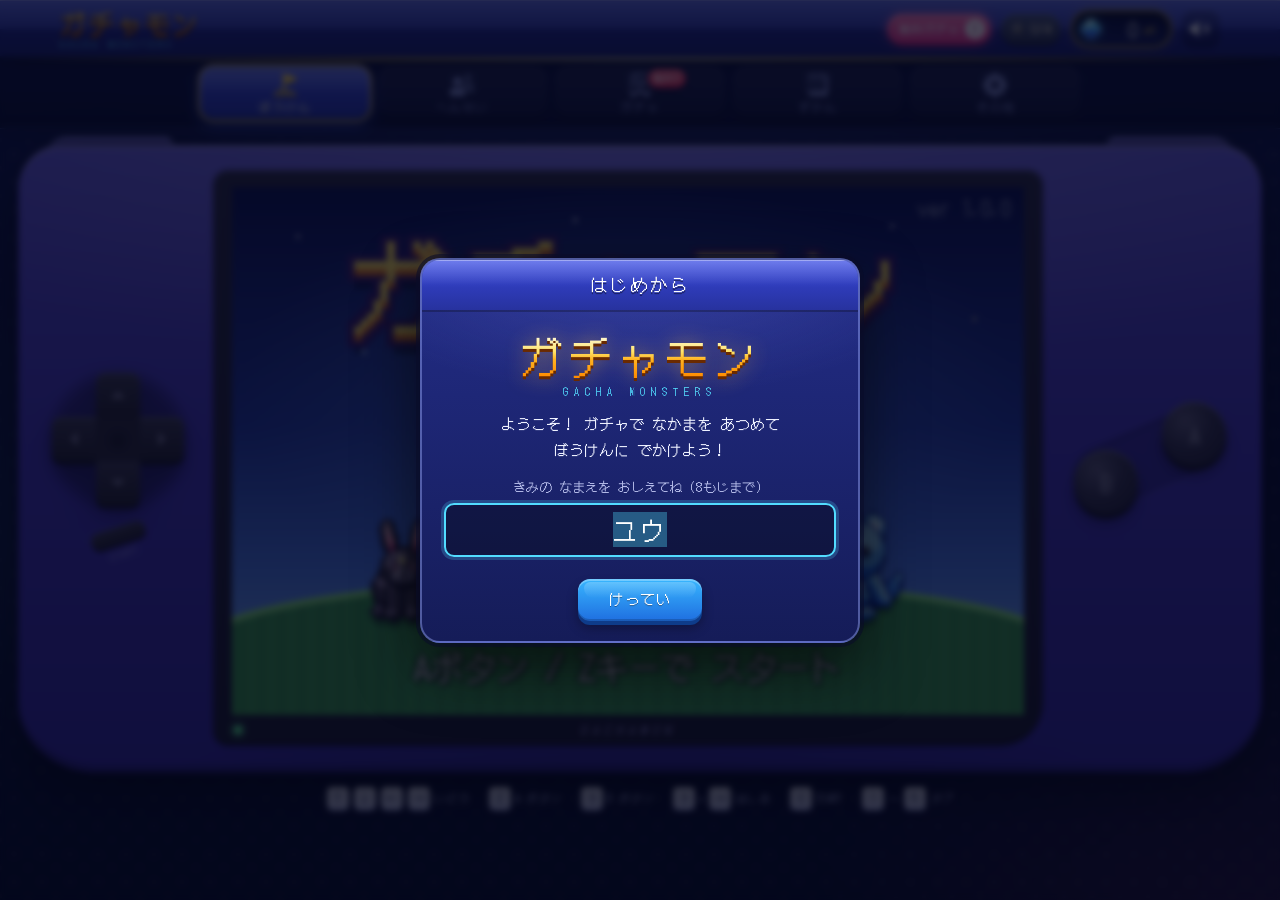
<file: index.html>
<!DOCTYPE html>
<html lang="ja">
<head>
  <meta charset="UTF-8">
  <meta name="viewport" content="width=device-width, initial-scale=1, viewport-fit=cover">
  <meta name="theme-color" content="#1a1f66">
  <title>ガチャモン</title>
  <link rel="preconnect" href="https://fonts.googleapis.com">
  <link rel="preconnect" href="https://fonts.gstatic.com" crossorigin>
  <link rel="stylesheet" href="https://fonts.googleapis.com/css2?family=DotGothic16&display=swap">
  <link rel="stylesheet" href="css/base.css">
  <link rel="stylesheet" href="css/field.css">
  <link rel="stylesheet" href="css/battle.css">
  <link rel="stylesheet" href="css/gacha.css">
  <link rel="stylesheet" href="css/party.css">
  <link rel="stylesheet" href="css/dex.css">
</head>
<body>
  <div id="app">
    <!-- トップバー -->
    <header id="topbar">
      <div class="tb-logo">
        <span id="tb-title" class="tb-title">ガチャモン</span>
        <span id="tb-sub" class="tb-sub">GACHA MONSTERS</span>
      </div>
      <div class="tb-right">
        <button id="tb-free" class="tb-free" type="button" title="無料ガチャの残り回数" hidden>無料ガチャ<b>0</b></button>
        <button id="tb-points" class="pt-pill" type="button" title="所持ポイント">
          <span class="pt-gem" aria-hidden="true"></span>
          <span class="pt-value">0</span>
          <span class="pt-unit">pt</span>
        </button>
        <button id="tb-sound" class="tb-icon-btn" type="button" title="サウンド" aria-label="サウンド"></button>
      </div>
    </header>

    <!-- タブバー -->
    <nav id="tabbar" role="tablist" aria-label="メニュー">
      <button class="tab-btn" type="button" role="tab" data-tab="adventure"><span class="tab-icon"></span><span class="tab-label">ぼうけん</span><span class="tab-badge" hidden></span></button>
      <button class="tab-btn" type="button" role="tab" data-tab="party"><span class="tab-icon"></span><span class="tab-label">へんせい</span><span class="tab-badge" hidden></span></button>
      <button class="tab-btn" type="button" role="tab" data-tab="gacha"><span class="tab-icon"></span><span class="tab-label">ガチャ</span><span class="tab-badge" hidden></span></button>
      <button class="tab-btn" type="button" role="tab" data-tab="dex"><span class="tab-icon"></span><span class="tab-label">ずかん</span><span class="tab-badge" hidden></span></button>
      <button class="tab-btn" type="button" role="tab" data-tab="settings"><span class="tab-icon"></span><span class="tab-label">その他</span><span class="tab-badge" hidden></span></button>
    </nav>

    <!-- タブパネル -->
    <main id="tabs">
      <section id="tab-adventure" class="tab-panel" data-tab="adventure" role="tabpanel" hidden>
        <div id="gba" class="gba-wide">
          <div id="screen-wrap">
            <div id="screen">
              <canvas id="field-canvas" width="240" height="160"></canvas>
              <div id="field-layer"></div>
              <div id="battle-layer" hidden></div>
              <div id="dialog-layer"></div>
              <div id="fx-layer"></div>
            </div>
          </div>
          <div id="pad">
            <div class="pad-left">
              <div class="dpad">
                <button type="button" class="dpad-btn dpad-up" data-action="up" tabindex="-1" aria-label="上"></button>
                <button type="button" class="dpad-btn dpad-left" data-action="left" tabindex="-1" aria-label="左"></button>
                <span class="dpad-center" aria-hidden="true"></span>
                <button type="button" class="dpad-btn dpad-right" data-action="right" tabindex="-1" aria-label="右"></button>
                <button type="button" class="dpad-btn dpad-down" data-action="down" tabindex="-1" aria-label="下"></button>
              </div>
              <div class="ss-buttons">
                <button type="button" class="ss-btn" data-action="start" tabindex="-1" aria-label="START"><span>START</span></button>
              </div>
            </div>
            <div class="pad-right">
              <div class="ab-buttons">
                <button type="button" class="ab-btn ab-b" data-action="b" tabindex="-1" aria-label="B">B</button>
                <button type="button" class="ab-btn ab-a" data-action="a" tabindex="-1" aria-label="A">A</button>
              </div>
            </div>
          </div>
        </div>
        <div id="gba-hint" class="gba-hint">
          <span><kbd>↑</kbd><kbd>↓</kbd><kbd>←</kbd><kbd>→</kbd> いどう</span>
          <span><kbd>Z</kbd> A ボタン</span>
          <span><kbd>X</kbd> B ボタン</span>
          <span><kbd>X</kbd>+<kbd>→</kbd> はしる</span>
          <span><kbd>C</kbd> START</span>
          <span><kbd>1</kbd>〜<kbd>5</kbd> タブ</span>
        </div>
      </section>
      <section id="tab-party" class="tab-panel" data-tab="party" role="tabpanel" hidden></section>
      <section id="tab-gacha" class="tab-panel" data-tab="gacha" role="tabpanel" hidden></section>
      <section id="tab-dex" class="tab-panel" data-tab="dex" role="tabpanel" hidden></section>
      <section id="tab-settings" class="tab-panel" data-tab="settings" role="tabpanel" hidden></section>
    </main>
  </div>

  <div id="modal-root"></div>
  <div id="toast-root" aria-live="polite"></div>
  <noscript><p class="noscript">このゲームを あそぶには JavaScript を ゆうこうに してください。</p></noscript>

  <script src="data/config.js"></script>
  <script src="data/tiles.js"></script>
  <script src="data/types.js"></script>
  <script src="data/moves.js"></script>
  <script src="data/monsters.js"></script>
  <script src="data/gacha.js"></script>
  <script src="data/badges.js"></script>
  <script src="data/trainers.js"></script>
  <script src="data/maps.js"></script>
  <script src="js/core/util.js"></script>
  <script src="js/core/events.js"></script>
  <script src="js/core/data.js"></script>
  <script src="js/core/monster.js"></script>
  <script src="js/core/state.js"></script>
  <script src="js/core/input.js"></script>
  <script src="js/core/audio.js"></script>
  <script src="js/core/ui.js"></script>
  <script src="js/core/dialog.js"></script>
  <script src="js/gfx/sprites.js"></script>
  <script src="js/gfx/tiles.js"></script>
  <script src="js/field/field.js"></script>
  <script src="js/battle/engine.js"></script>
  <script src="js/battle/battle.js"></script>
  <script src="js/gacha/gacha.js"></script>
  <script src="js/tabs/gacha.js"></script>
  <script src="js/tabs/party.js"></script>
  <script src="js/tabs/dex.js"></script>
  <script src="js/tabs/settings.js"></script>
  <script src="js/main.js"></script>
</body>
</html>
</file>
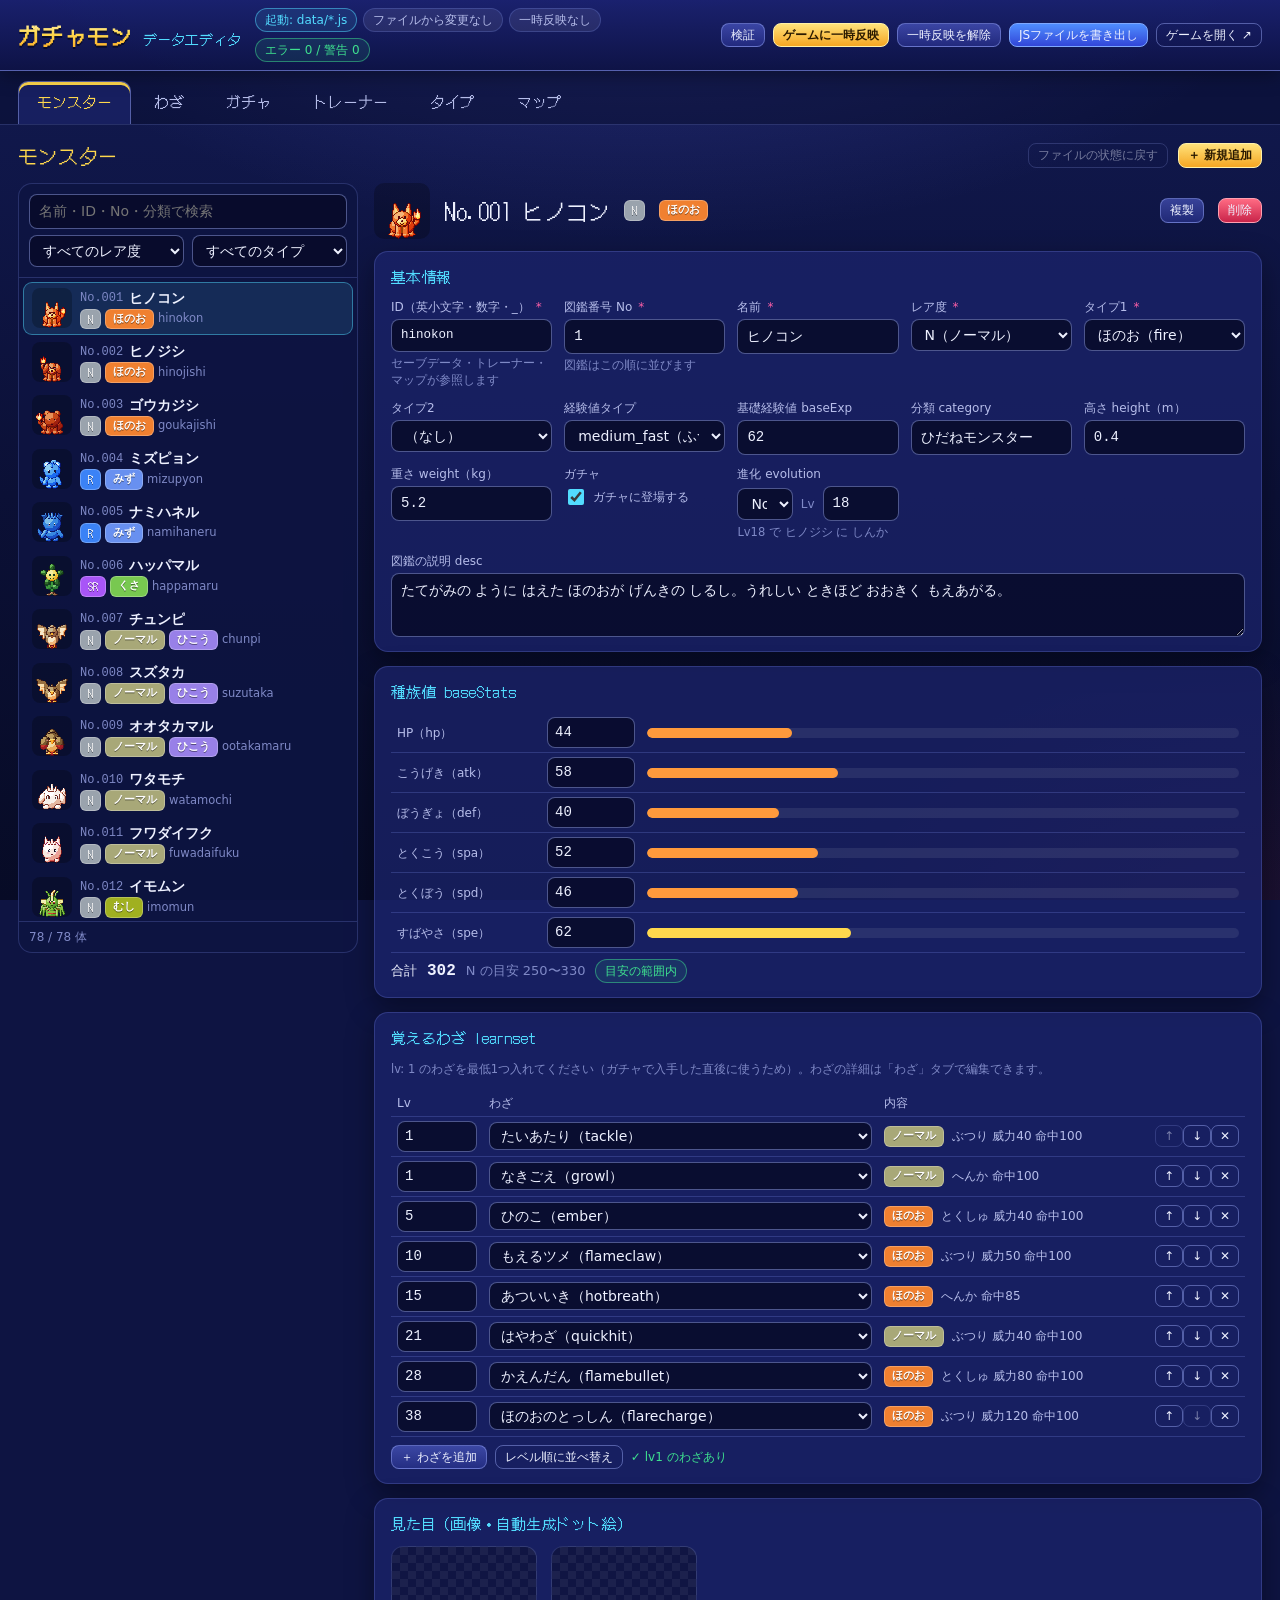
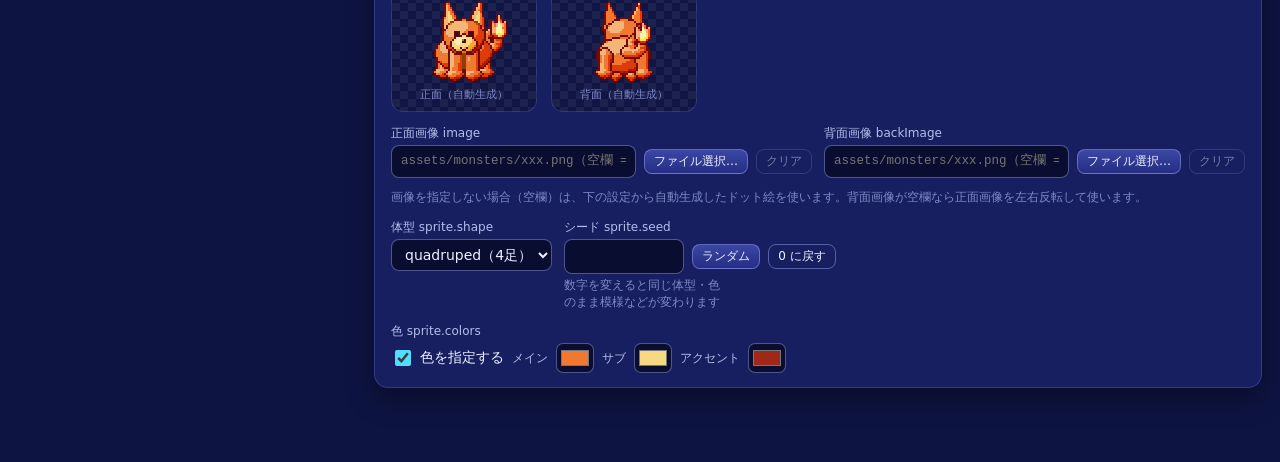
<file: editor.html>
<!DOCTYPE html>
<html lang="ja">
<head>
  <meta charset="UTF-8">
  <meta name="viewport" content="width=device-width, initial-scale=1">
  <meta name="theme-color" content="#1a1f66">
  <title>ガチャモン データエディタ</title>
  <link rel="preconnect" href="https://fonts.googleapis.com">
  <link rel="preconnect" href="https://fonts.gstatic.com" crossorigin>
  <link rel="stylesheet" href="https://fonts.googleapis.com/css2?family=DotGothic16&display=swap">
  <link rel="stylesheet" href="css/editor.css">
</head>
<body>
  <div id="ed-app">
    <div id="ed-boot" class="ed-boot">エディタを読み込んでいます…</div>
  </div>
  <noscript>このエディタを使うには JavaScript を有効にしてください。</noscript>

  <!-- ゲームデータ（index.html と同じ順番） -->
  <script src="data/config.js"></script>
  <script src="data/tiles.js"></script>
  <script src="data/types.js"></script>
  <script src="data/moves.js"></script>
  <script src="data/monsters.js"></script>
  <script src="data/gacha.js"></script>
  <script src="data/badges.js"></script>
  <script src="data/trainers.js"></script>
  <script src="data/maps.js"></script>
  <!-- エディタが使うモジュール（ゲーム本体の他モジュールは読み込まない） -->
  <script src="js/core/util.js"></script>
  <script src="js/core/events.js"></script>
  <script src="js/core/data.js"></script>
  <script src="js/gfx/sprites.js"></script>
  <!-- タイル描画（未作成でもエディタは動く。無い場合は簡易表示） -->
  <script src="js/gfx/tiles.js" onerror="window.__edTilesMissing = true"></script>
  <script src="js/editor/editor.js"></script>
</body>
</html>
</file>
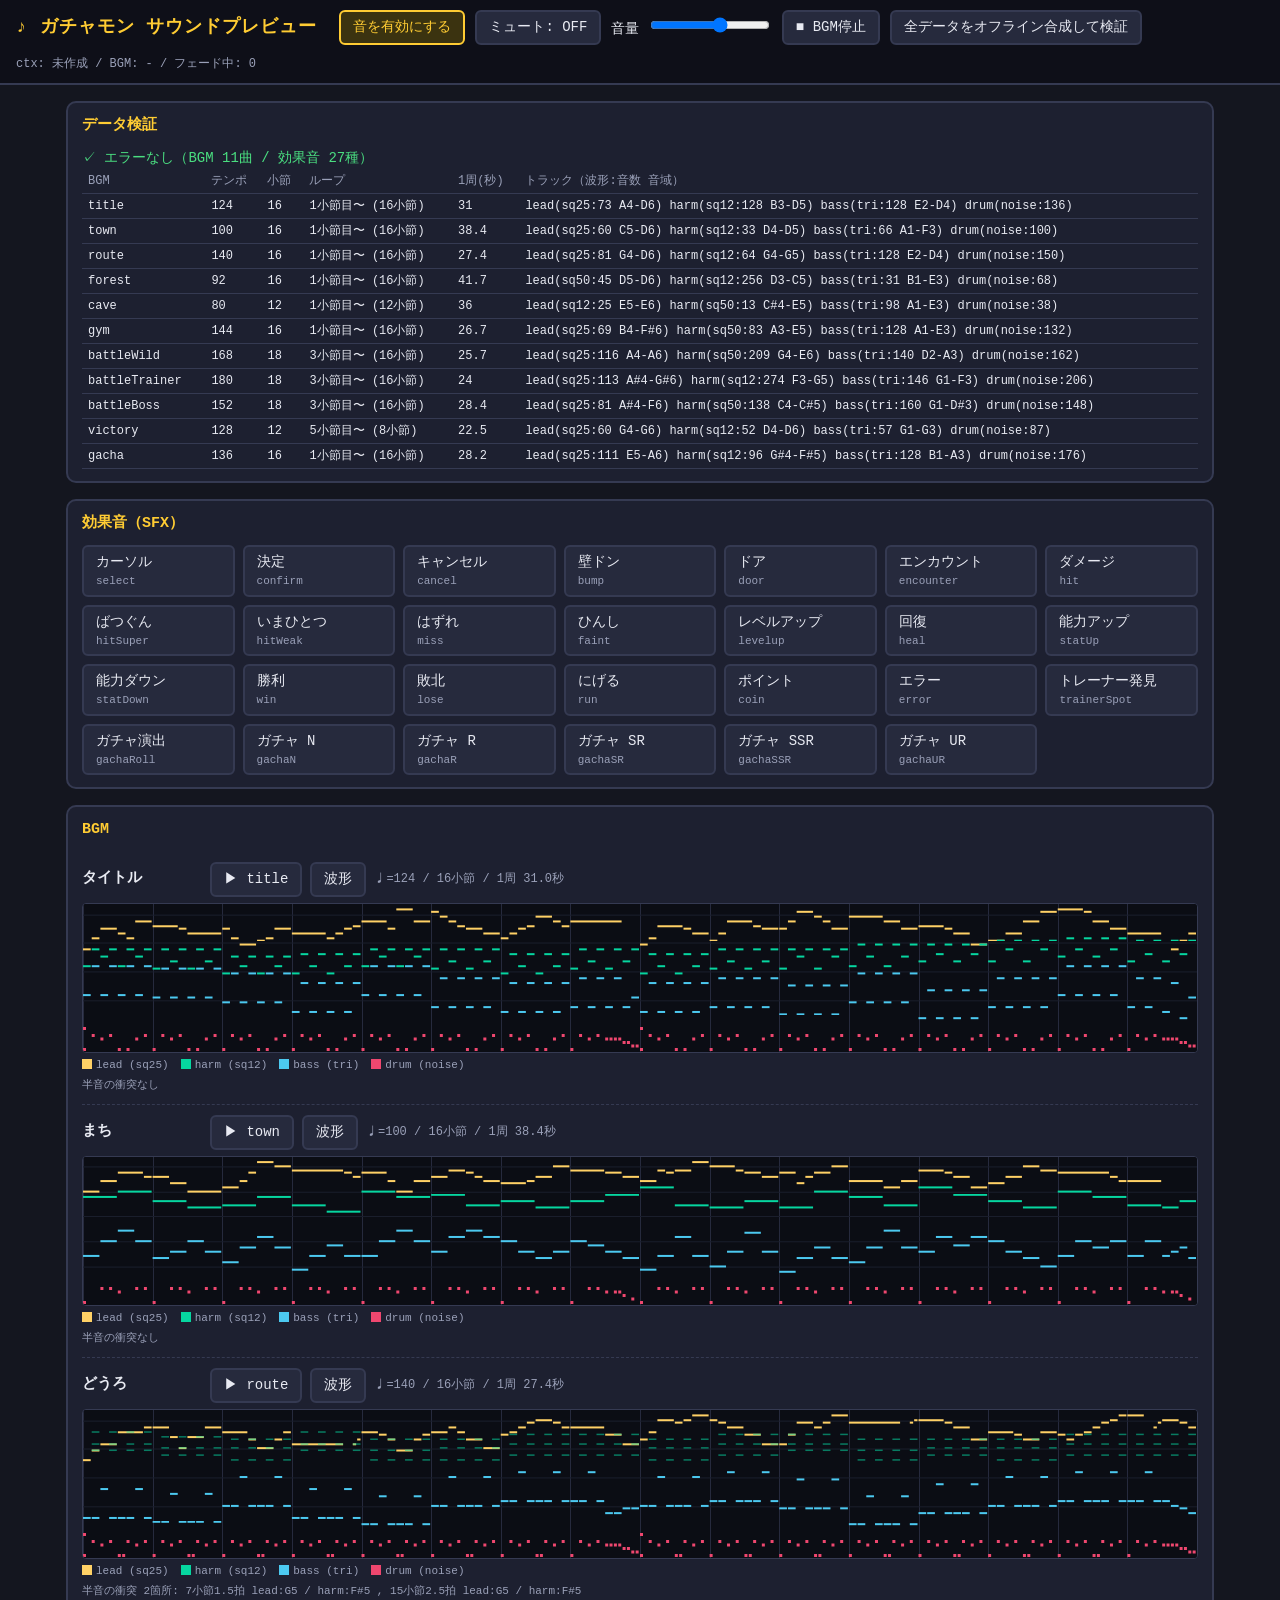
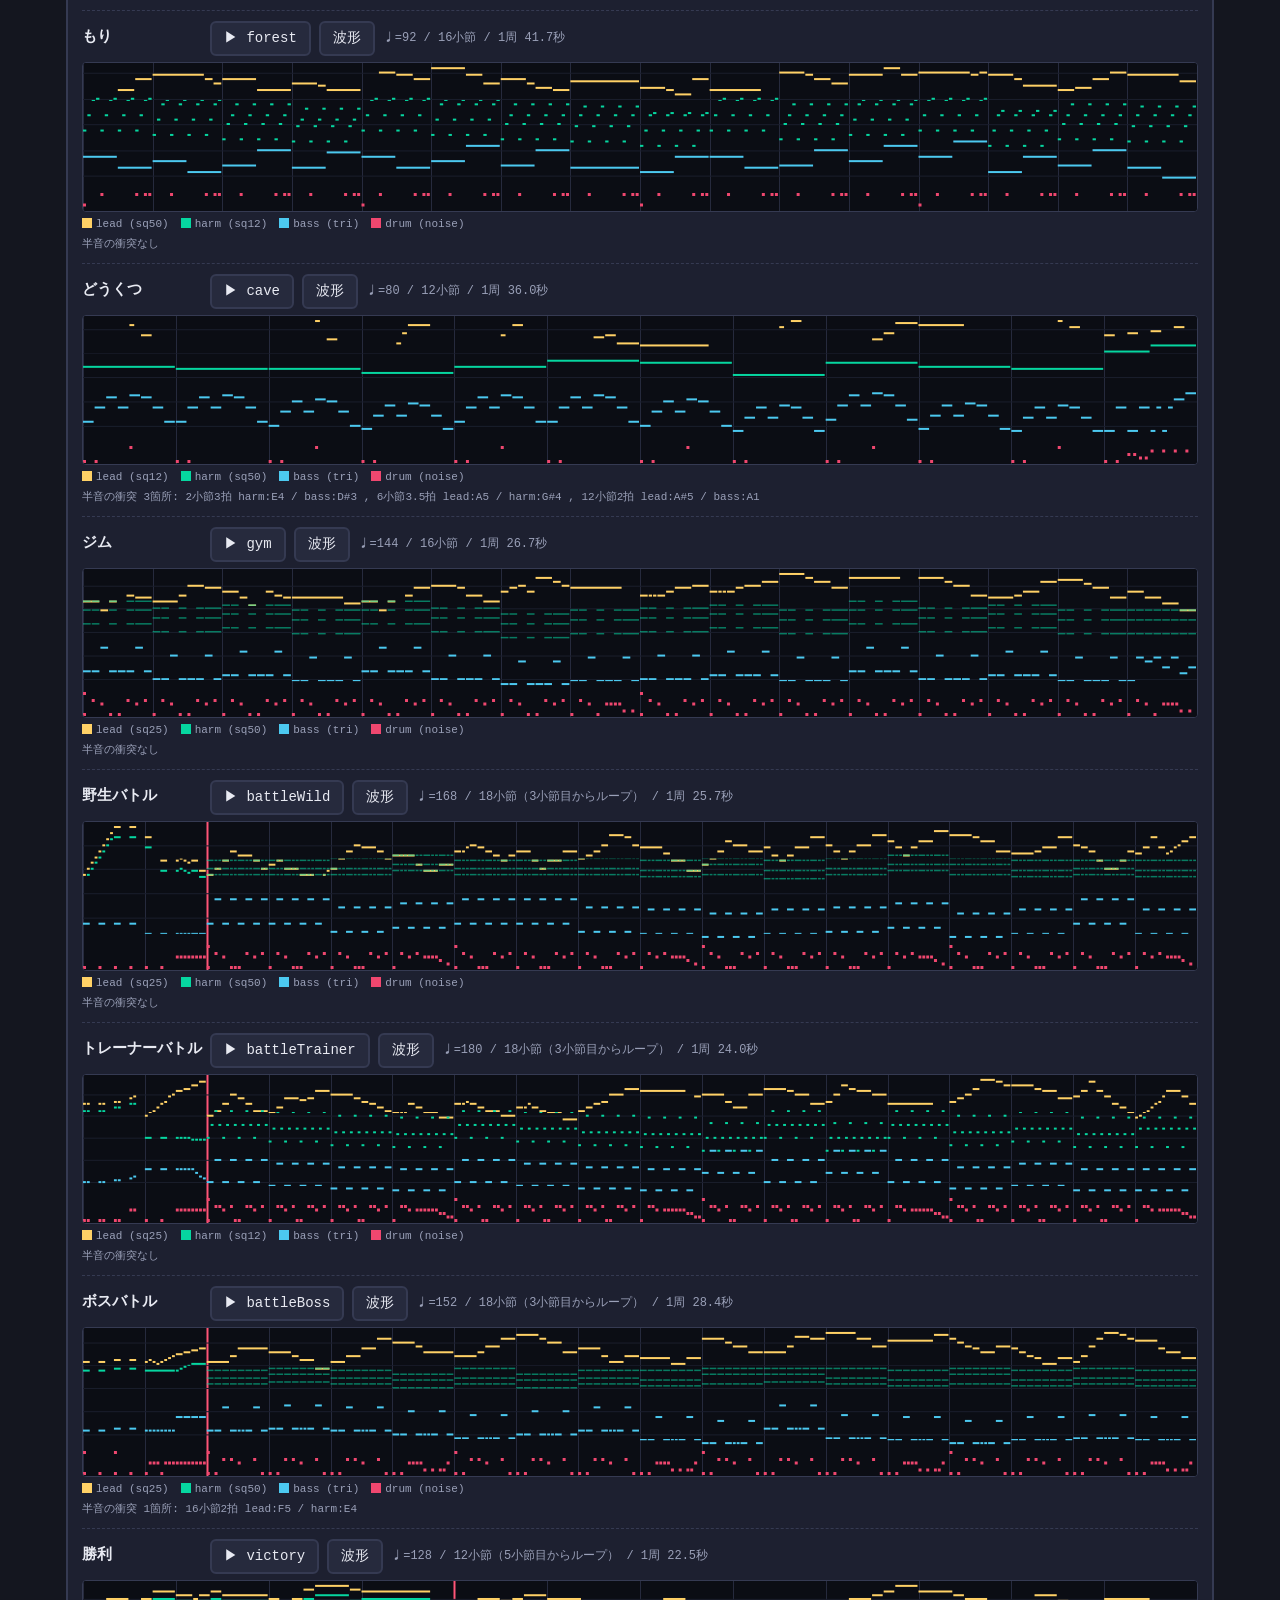
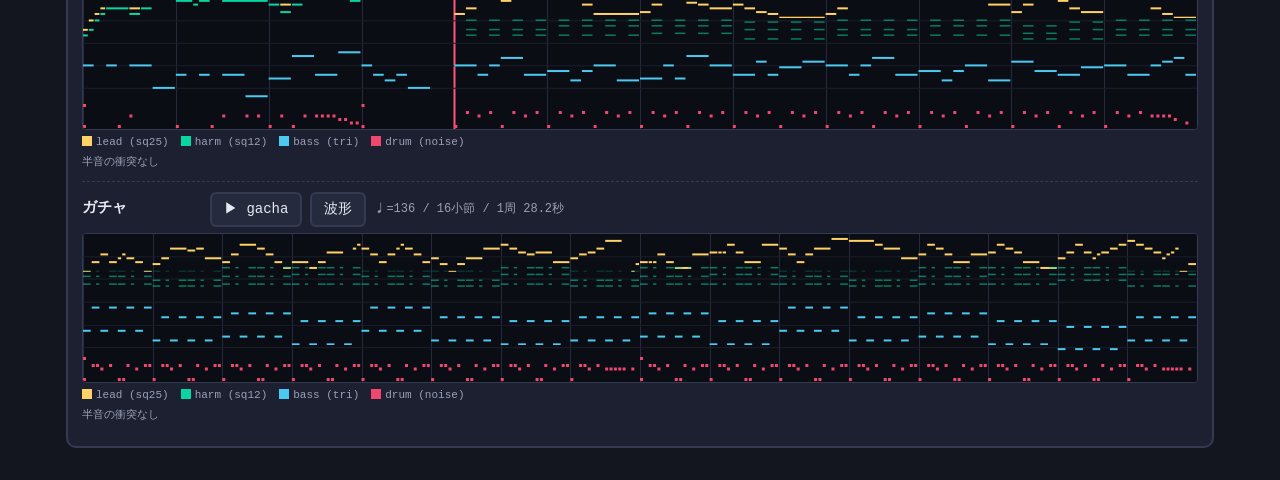
<file: tools/audio-preview.html>
<!DOCTYPE html>
<html lang="ja">
<head>
<meta charset="UTF-8">
<meta name="viewport" content="width=device-width, initial-scale=1">
<title>ガチャモン サウンドプレビュー</title>
<style>
  :root {
    --bg: #14161f; --panel: #1d2030; --panel2: #262a3d; --line: #353a52; --text: #e8eaf2; --dim: #9aa0b8;
    --accent: #ffcc33; --ok: #4ade80; --err: #f87171; --warn: #fbbf24;
  }
  * { box-sizing: border-box; }
  body { margin: 0; background: var(--bg); color: var(--text); font: 14px/1.5 'DotGothic16', 'MS Gothic', monospace; }
  header { position: sticky; top: 0; z-index: 5; background: #0e1018ee; border-bottom: 2px solid var(--line); padding: 10px 16px;
    display: flex; flex-wrap: wrap; gap: 10px; align-items: center; }
  header h1 { font-size: 18px; margin: 0 12px 0 0; color: var(--accent); letter-spacing: 1px; }
  button { font: inherit; color: var(--text); background: var(--panel2); border: 2px solid var(--line); border-radius: 6px;
    padding: 5px 12px; cursor: pointer; }
  button:hover { border-color: var(--accent); }
  button:active { transform: translateY(1px); }
  button.primary { background: #3b3310; border-color: var(--accent); color: var(--accent); }
  button.playing { background: #173a24; border-color: var(--ok); color: var(--ok); }
  #status { color: var(--dim); font-size: 12px; }
  main { max-width: 1180px; margin: 0 auto; padding: 16px; }
  section { background: var(--panel); border: 2px solid var(--line); border-radius: 10px; padding: 12px 14px; margin-bottom: 16px; }
  h2 { font-size: 15px; margin: 0 0 10px; color: var(--accent); }
  .ok { color: var(--ok); } .err { color: var(--err); } .warn { color: var(--warn); } .dim { color: var(--dim); }
  ul.msgs { margin: 6px 0 0; padding-left: 20px; max-height: 220px; overflow: auto; font-size: 12px; }
  .sfx-grid { display: grid; grid-template-columns: repeat(auto-fill, minmax(150px, 1fr)); gap: 8px; }
  .sfx-grid button { text-align: left; }
  .sfx-grid small { display: block; color: var(--dim); font-size: 11px; }
  .bgm { border-top: 1px dashed var(--line); padding: 10px 0; }
  .bgm:first-of-type { border-top: 0; }
  .bgm-head { display: flex; flex-wrap: wrap; align-items: center; gap: 8px; margin-bottom: 6px; }
  .bgm-head b { font-size: 15px; min-width: 120px; }
  .bgm-head .meta { color: var(--dim); font-size: 12px; }
  canvas.roll { width: 100%; height: 150px; background: #0b0d14; border: 1px solid var(--line); border-radius: 4px; image-rendering: pixelated; display: block; }
  canvas.wave { width: 100%; height: 50px; background: #0b0d14; border: 1px solid var(--line); border-radius: 4px; margin-top: 4px; display: none; }
  .legend { font-size: 11px; color: var(--dim); display: flex; gap: 12px; margin-top: 4px; flex-wrap: wrap; }
  .legend i { display: inline-block; width: 10px; height: 10px; margin-right: 4px; vertical-align: -1px; }
  .hints { font-size: 11px; color: var(--dim); margin-top: 4px; }
  table { border-collapse: collapse; font-size: 12px; width: 100%; }
  th, td { border-bottom: 1px solid var(--line); padding: 3px 6px; text-align: left; }
  th { color: var(--dim); font-weight: normal; }
  input[type=range] { width: 120px; }
</style>
</head>
<body>
<header>
  <h1>♪ ガチャモン サウンドプレビュー</h1>
  <button id="btn-unlock" class="primary">音を有効にする</button>
  <button id="btn-mute">ミュート: OFF</button>
  <label>音量 <input id="vol" type="range" min="0" max="1" step="0.05" value="0.6"></label>
  <button id="btn-stop">■ BGM停止</button>
  <button id="btn-render-all">全データをオフライン合成して検証</button>
  <span id="status"></span>
</header>
<main>
  <section id="sec-validate"><h2>データ検証</h2><div id="validate"></div></section>
  <section><h2>効果音（SFX）</h2><div class="sfx-grid" id="sfx"></div></section>
  <section><h2>BGM</h2><div id="bgm"></div></section>
  <section id="sec-render" hidden><h2>オフライン合成の結果</h2><div id="render"></div></section>
</main>

<script src="../data/config.js"></script>
<script src="../js/core/events.js"></script>
<script src="../js/core/audio.js"></script>
<script>
(function () {
  'use strict';
  const A = window.App.audio;
  const $ = (s) => document.querySelector(s);
  const COLORS = ['#ffd166', '#06d6a0', '#4cc9f0', '#ef476f', '#c77dff', '#f4a261'];
  const DRUM_ROW = { k: 0, tl: 1, th: 2, s: 3, cl: 3, h: 4, o: 5, c: 6 };
  const NOTE = ['C', 'C#', 'D', 'D#', 'E', 'F', 'F#', 'G', 'G#', 'A', 'A#', 'B'];
  const noteName = (m) => NOTE[m % 12] + (Math.floor(m / 12) - 1);
  const SFX_LABEL = {
    select: 'カーソル', confirm: '決定', cancel: 'キャンセル', bump: '壁ドン', door: 'ドア', encounter: 'エンカウント',
    hit: 'ダメージ', hitSuper: 'ばつぐん', hitWeak: 'いまひとつ', miss: 'はずれ', faint: 'ひんし', levelup: 'レベルアップ',
    heal: '回復', statUp: '能力アップ', statDown: '能力ダウン', win: '勝利', lose: '敗北', run: 'にげる', coin: 'ポイント',
    error: 'エラー', trainerSpot: 'トレーナー発見', gachaRoll: 'ガチャ演出', gachaN: 'ガチャ N', gachaR: 'ガチャ R',
    gachaSR: 'ガチャ SR', gachaSSR: 'ガチャ SSR', gachaUR: 'ガチャ UR',
  };
  const BGM_LABEL = {
    title: 'タイトル', town: 'まち', route: 'どうろ', forest: 'もり', cave: 'どうくつ', gym: 'ジム',
    battleWild: '野生バトル', battleTrainer: 'トレーナーバトル', battleBoss: 'ボスバトル', victory: '勝利', gacha: 'ガチャ',
  };

  function el(tag, attrs, ...kids) {
    const n = document.createElement(tag);
    for (const k in (attrs || {})) {
      if (k === 'text') n.textContent = attrs[k];
      else if (k.startsWith('on')) n.addEventListener(k.slice(2), attrs[k]);
      else n.setAttribute(k, attrs[k]);
    }
    for (const c of kids) if (c != null) n.append(c);
    return n;
  }

  // ---- 状態表示 ----
  function refreshStatus() {
    const s = A.status();
    $('#status').textContent = 'ctx: ' + (s.ctxState || '未作成') + ' / BGM: ' + (s.bgm || '-') +
      (s.playing && s.playing !== s.bgm ? '(' + s.playing + ')' : '') + ' / フェード中: ' + s.fading;
    $('#btn-mute').textContent = 'ミュート: ' + (s.muted ? 'ON' : 'OFF');
    $('#vol').value = s.volume;
    document.querySelectorAll('[data-bgm]').forEach((b) => b.classList.toggle('playing', b.dataset.bgm === s.bgm));
  }
  setInterval(refreshStatus, 300);

  // ---- 検証 ----
  function showValidate() {
    const v = A.validate();
    const box = $('#validate');
    box.innerHTML = '';
    box.append(el('div', { class: v.ok ? 'ok' : 'err', text: v.ok ? '✓ エラーなし（BGM ' + Object.keys(v.bgm).length + '曲 / 効果音 ' + Object.keys(v.sfx).length + '種）' : '✗ エラー ' + v.errors.length + '件' }));
    if (v.errors.length) box.append(el('ul', { class: 'msgs err' }, ...v.errors.map((e) => el('li', { text: e }))));
    if (v.warnings.length) {
      box.append(el('div', { class: 'warn', text: '警告 ' + v.warnings.length + '件' }));
      box.append(el('ul', { class: 'msgs warn' }, ...v.warnings.map((e) => el('li', { text: e }))));
    }
    const tb = el('table');
    tb.append(el('tr', null, ...['BGM', 'テンポ', '小節', 'ループ', '1周(秒)', 'トラック（波形:音数 音域）'].map((h) => el('th', { text: h }))));
    for (const [n, b] of Object.entries(v.bgm)) {
      tb.append(el('tr', null,
        el('td', { text: n, class: b.ok ? '' : 'err' }), el('td', { text: b.tempo }), el('td', { text: b.bars }),
        el('td', { text: (b.loopBar + 1) + '小節目〜 (' + b.loopBars + '小節)' }), el('td', { text: b.seconds }),
        el('td', { text: Object.entries(b.tracks).map(([t, x]) => t + '(' + x.wave + ':' + x.notes + (x.range ? ' ' + x.range : '') + ')').join('  ') })));
    }
    box.append(tb);
    return v;
  }

  // ---- 効果音 ----
  function buildSfx() {
    const grid = $('#sfx');
    for (const n of A.list().sfx) {
      grid.append(el('button', { onclick: () => { A.unlock(); A.play(n); } }, SFX_LABEL[n] || n, el('small', { text: n })));
    }
  }

  // ---- 和音チェック（半音でぶつかる箇所のヒント） ----
  function analyze(info) {
    const hints = [];
    const mel = info.tracks.filter((t) => !t.isDrum);
    const step = info.tpq / 2;
    for (let t = 0; t < info.totalTicks; t += step) {
      const snd = [];
      for (const tr of mel) {
        for (const e of tr.events) {
          if (e.t <= t && t < e.t + e.d) for (const m of (e.ms || [e.m])) snd.push({ tr: tr.name, m, start: e.t, d: e.d });
          if (e.t > t) break;
        }
      }
      for (let i = 0; i < snd.length; i++) {
        for (let j = i + 1; j < snd.length; j++) {
          const a = snd[i], b = snd[j];
          if (a.tr === b.tr) continue;
          if (Math.abs(a.m - b.m) % 12 !== 1) continue;
          if (a.start !== t && b.start !== t) continue;
          if (a.d < step || b.d < step) continue;
          const bar = Math.floor(t / info.barTicks) + 1, beat = (t % info.barTicks) / info.tpq + 1;
          hints.push(bar + '小節' + beat + '拍 ' + a.tr + ':' + noteName(a.m) + ' / ' + b.tr + ':' + noteName(b.m));
        }
      }
    }
    return hints;
  }

  // ---- ピアノロール ----
  function drawRoll(cv, info) {
    const dpr = 1;
    const W = cv.width = Math.max(600, cv.clientWidth * dpr || 1100), H = cv.height = 150 * dpr;
    const g = cv.getContext('2d');
    g.fillStyle = '#0b0d14';
    g.fillRect(0, 0, W, H);
    const drumH = 28;
    let lo = 127, hi = 0;
    for (const tr of info.tracks) if (!tr.isDrum && tr.range) { lo = Math.min(lo, tr.range[0]); hi = Math.max(hi, tr.range[1]); }
    if (lo > hi) { lo = 48; hi = 84; }
    lo -= 1; hi += 1;
    const ph = (H - drumH - 4) / (hi - lo + 1);
    const X = (t) => t / info.totalTicks * W;
    const Y = (m) => (hi - m) * ph + 2;
    // 小節線
    for (let b = 0; b <= info.bars; b++) {
      const x = Math.round(X(b * info.barTicks)) + 0.5;
      g.strokeStyle = b * info.barTicks === info.loopTick && b > 0 ? '#ff5577' : '#262a3d';
      g.lineWidth = b * info.barTicks === info.loopTick && b > 0 ? 2 : 1;
      g.beginPath(); g.moveTo(x, 0); g.lineTo(x, H); g.stroke();
    }
    // C の横線
    g.fillStyle = '#1a1e2c';
    for (let m = lo; m <= hi; m++) if (m % 12 === 0) g.fillRect(0, Y(m) + ph - 1, W, 1);
    info.tracks.forEach((tr, i) => {
      g.fillStyle = COLORS[i % COLORS.length];
      for (const e of tr.events) {
        const x = X(e.t), w = Math.max(1, X(e.t + e.d) - x - 1);
        if (tr.isDrum) {
          for (const d of e.dr) {
            const row = DRUM_ROW[d] || 0;
            g.fillRect(x, H - 4 - row * 3.5, Math.max(1.5, Math.min(w, 3)), 3);
          }
        } else if (e.ms) {
          g.globalAlpha = 0.55;
          for (const m of e.ms) g.fillRect(x, Y(m), w, Math.max(1.5, ph * 0.6));
          g.globalAlpha = 1;
        } else {
          g.fillRect(x, Y(e.m), w, Math.max(2, ph - 0.5));
        }
      }
    });
  }

  function drawWave(cv, buf) {
    cv.style.display = 'block';
    const W = cv.width = Math.max(600, cv.clientWidth || 1100), H = cv.height = 50;
    const g = cv.getContext('2d');
    g.fillStyle = '#0b0d14'; g.fillRect(0, 0, W, H);
    const d = buf.getChannelData(0);
    const per = Math.max(1, Math.floor(d.length / W));
    g.fillStyle = '#4cc9f0';
    for (let x = 0; x < W; x++) {
      let mn = 1, mx = -1;
      for (let i = x * per; i < (x + 1) * per && i < d.length; i++) { if (d[i] < mn) mn = d[i]; if (d[i] > mx) mx = d[i]; }
      if (mx < mn) continue;
      g.fillRect(x, H / 2 - mx * H / 2, 1, Math.max(1, (mx - mn) * H / 2));
    }
  }

  function buildBgm() {
    const box = $('#bgm');
    for (const n of A.list().bgm) {
      const info = A.inspect(n);
      const roll = el('canvas', { class: 'roll' });
      const wave = el('canvas', { class: 'wave' });
      const meta = el('span', { class: 'meta' });
      const res = el('span', { class: 'meta' });
      const hints = el('div', { class: 'hints' });
      const card = el('div', { class: 'bgm', 'data-name': n },
        el('div', { class: 'bgm-head' },
          el('b', { text: (BGM_LABEL[n] || n) + ' ' }),
          el('button', { 'data-bgm': n, onclick: () => { A.unlock(); A.playBgm(n); refreshStatus(); } }, '▶ ' + n),
          el('button', { onclick: async () => {
            const r = await A.renderOffline('bgm', n, 0, { keepBuffer: true });
            if (r.buffer) drawWave(wave, r.buffer);
            res.textContent = r.ok ? 'peak ' + r.peak + ' / rms ' + r.rms + ' / 鳴っている割合 ' + r.activeRatio : '合成失敗: ' + r.error;
          } }, '波形'),
          meta, res),
        roll, wave,
        el('div', { class: 'legend' }, ...(info ? info.tracks : []).map((tr, i) =>
          el('span', null, el('i', { style: 'background:' + COLORS[i % COLORS.length] }), tr.name + ' (' + tr.wave + ')'))),
        hints);
      box.append(card);
      if (info) {
        meta.textContent = '♩=' + info.tempo + ' / ' + info.bars + '小節' + (info.loopTick ? '（' + (info.loopTick / info.barTicks + 1) + '小節目からループ）' : '') +
          ' / 1周 ' + info.seconds.toFixed(1) + '秒';
        requestAnimationFrame(() => drawRoll(roll, info));
        const h = analyze(info);
        hints.textContent = h.length ? '半音の衝突 ' + h.length + '箇所: ' + h.slice(0, 12).join(' , ') + (h.length > 12 ? ' …' : '') : '半音の衝突なし';
      }
    }
  }

  // ---- 全データのオフライン合成チェック ----
  async function renderAll(seconds) {
    const out = [];
    for (const n of A.list().bgm) out.push(await A.renderOffline('bgm', n, seconds || 0));
    for (const n of A.list().sfx) out.push(await A.renderOffline('sfx', n, 0));
    const box = $('#render');
    $('#sec-render').hidden = false;
    box.innerHTML = '';
    const tb = el('table');
    tb.append(el('tr', null, ...['種類', '名前', '秒', 'peak', 'rms', '鳴っている割合', '判定'].map((h) => el('th', { text: h }))));
    for (const r of out) {
      const bad = !r.ok || r.peak < 0.02 || r.peak > 1.6 || r.activeRatio === 0;
      tb.append(el('tr', null, el('td', { text: r.kind }), el('td', { text: r.name }), el('td', { text: r.seconds && r.seconds.toFixed ? r.seconds.toFixed(2) : '' }),
        el('td', { text: r.peak }), el('td', { text: r.rms }), el('td', { text: r.activeRatio }),
        el('td', { class: bad ? 'err' : 'ok', text: bad ? '要確認 ' + (r.error || '') : 'OK' })));
    }
    box.append(tb);
    return out;
  }

  // ---- イベント ----
  $('#btn-unlock').addEventListener('click', () => { A.unlock(); refreshStatus(); });
  $('#btn-mute').addEventListener('click', () => { A.setMuted(!A.isMuted()); refreshStatus(); });
  $('#vol').addEventListener('input', (e) => A.setVolume(Number(e.target.value)));
  $('#btn-stop').addEventListener('click', () => { A.stopBgm(); refreshStatus(); });
  $('#btn-render-all').addEventListener('click', () => renderAll());

  window.AudioPreview = { renderAll, analyze, showValidate };
  document.addEventListener('DOMContentLoaded', () => {
    A.init();
    showValidate();
    buildSfx();
    buildBgm();
    refreshStatus();
  });
})();
</script>
</body>
</html>
</file>
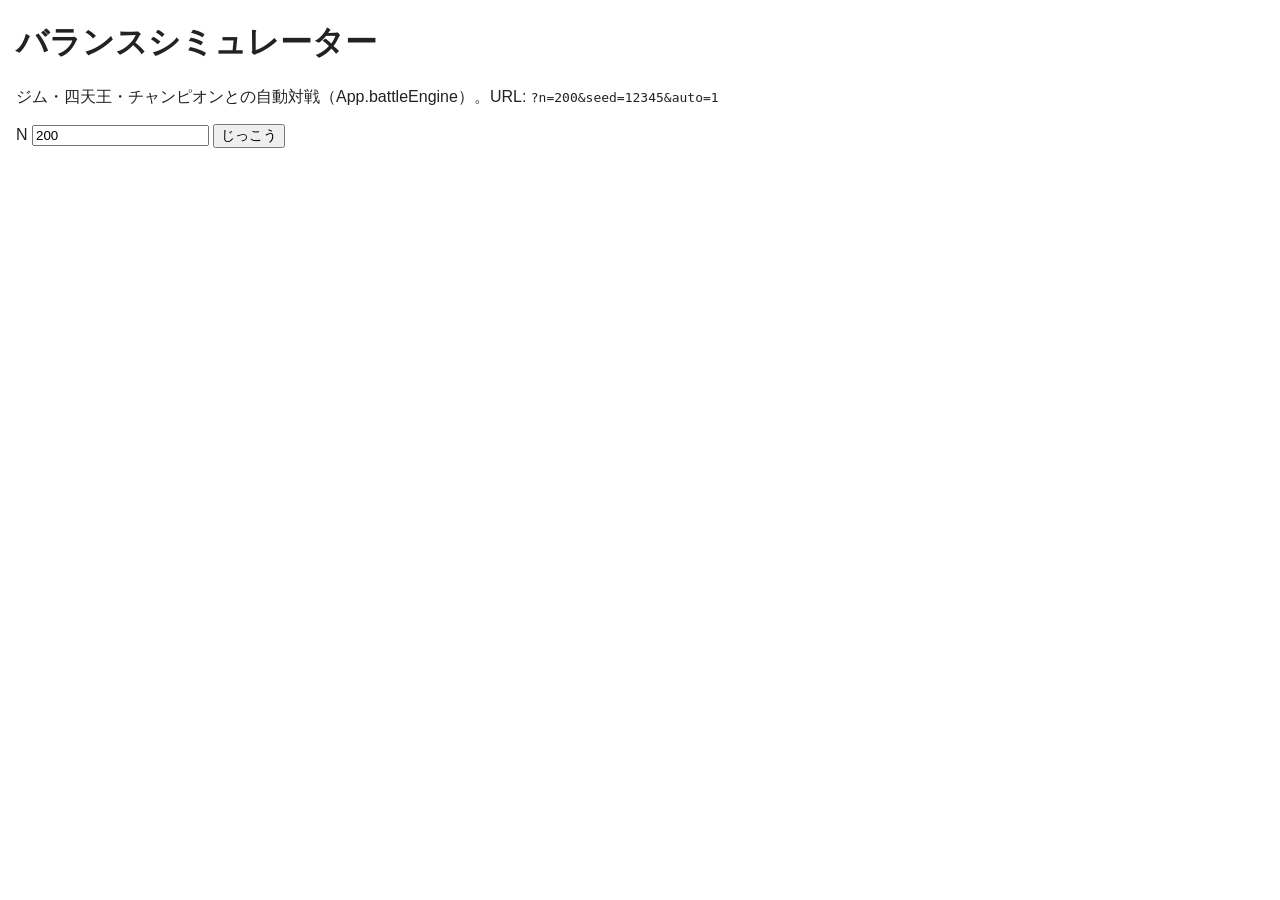
<file: tools/balance-sim.html>
<!DOCTYPE html>
<html lang="ja">
<head>
<meta charset="utf-8">
<meta name="viewport" content="width=device-width, initial-scale=1">
<title>バランスシミュレーター</title>
<style>
  body { font-family: sans-serif; margin: 16px; background: #fff; color: #222; }
  pre { white-space: pre-wrap; font-size: 13px; }
  button { font-size: 14px; }
</style>
</head>
<body>
<h1>バランスシミュレーター</h1>
<p>ジム・四天王・チャンピオンとの自動対戦（App.battleEngine）。URL: <code>?n=200&amp;seed=12345&amp;auto=1</code></p>
<p><label>N <input id="n" type="number" value="200" min="1"></label> <button id="go" type="button">じっこう</button></p>
<pre id="out"></pre>
<script src="../data/config.js"></script>
<script src="../data/tiles.js"></script>
<script src="../data/types.js"></script>
<script src="../data/moves.js"></script>
<script src="../data/monsters.js"></script>
<script src="../data/gacha.js"></script>
<script src="../data/badges.js"></script>
<script src="../data/trainers.js"></script>
<script src="../data/maps.js"></script>
<script src="../js/core/util.js"></script>
<script src="../js/core/events.js"></script>
<script src="../js/core/data.js"></script>
<script src="../js/core/monster.js"></script>
<script src="../js/core/state.js"></script>
<script src="../js/battle/engine.js"></script>
<script src="balance-sim.js"></script>
<script>
(function () {
  const q = new URLSearchParams(location.search);
  const out = document.getElementById('out');
  function go(n) {
    out.textContent = 'けいさんちゅう…';
    setTimeout(function () {
      const t0 = performance.now();
      const r = BalanceSim.run({ n: n, seed: Number(q.get('seed')) || 12345 });
      window.BalanceSimResult = r;
      out.textContent = r.markdown + '\n\n(' + Math.round(performance.now() - t0) + ' ms)\n\n## 道中の整合チェック\n' + BalanceSim.routeCheck().markdown;
    }, 0);
  }
  document.getElementById('go').addEventListener('click', function () { go(Number(document.getElementById('n').value) || 200); });
  if (q.get('n')) document.getElementById('n').value = q.get('n');
  if (q.get('auto')) go(Number(q.get('n')) || 200);
})();
</script>
</body>
</html>
</file>
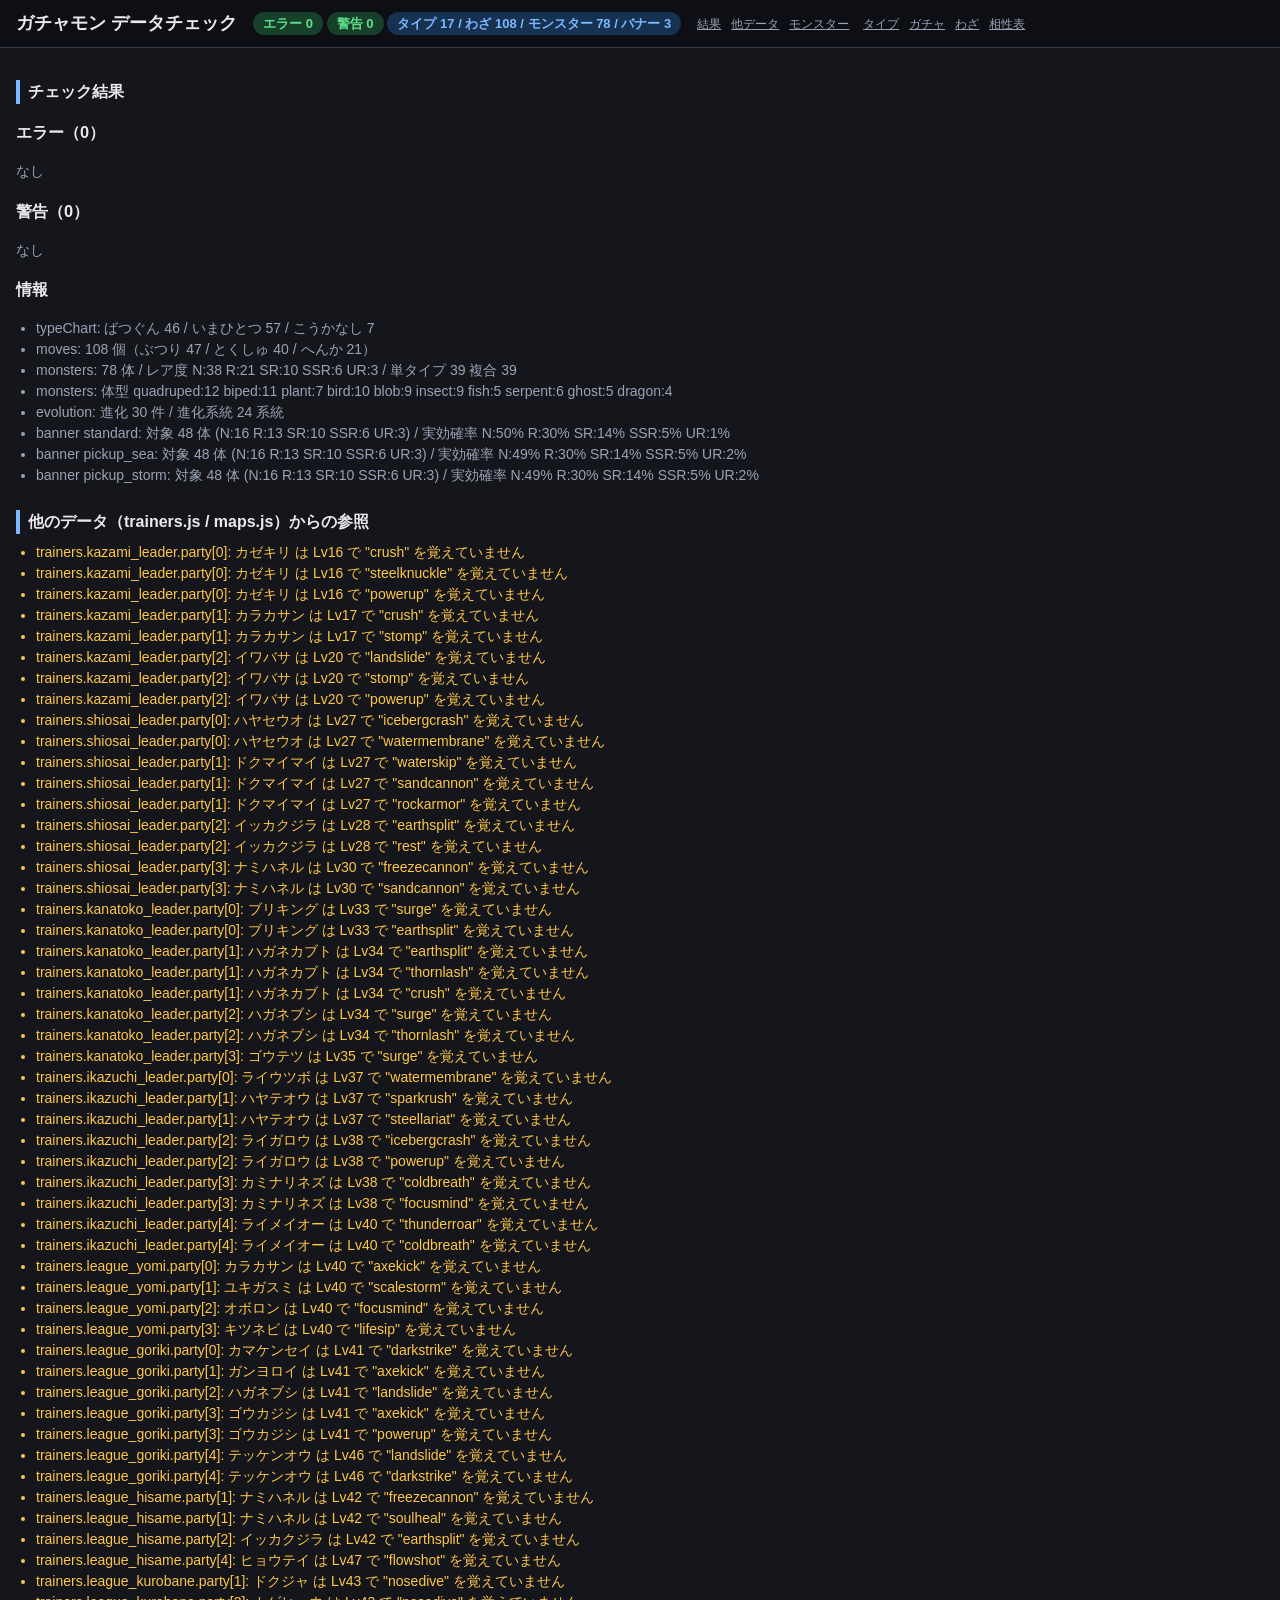
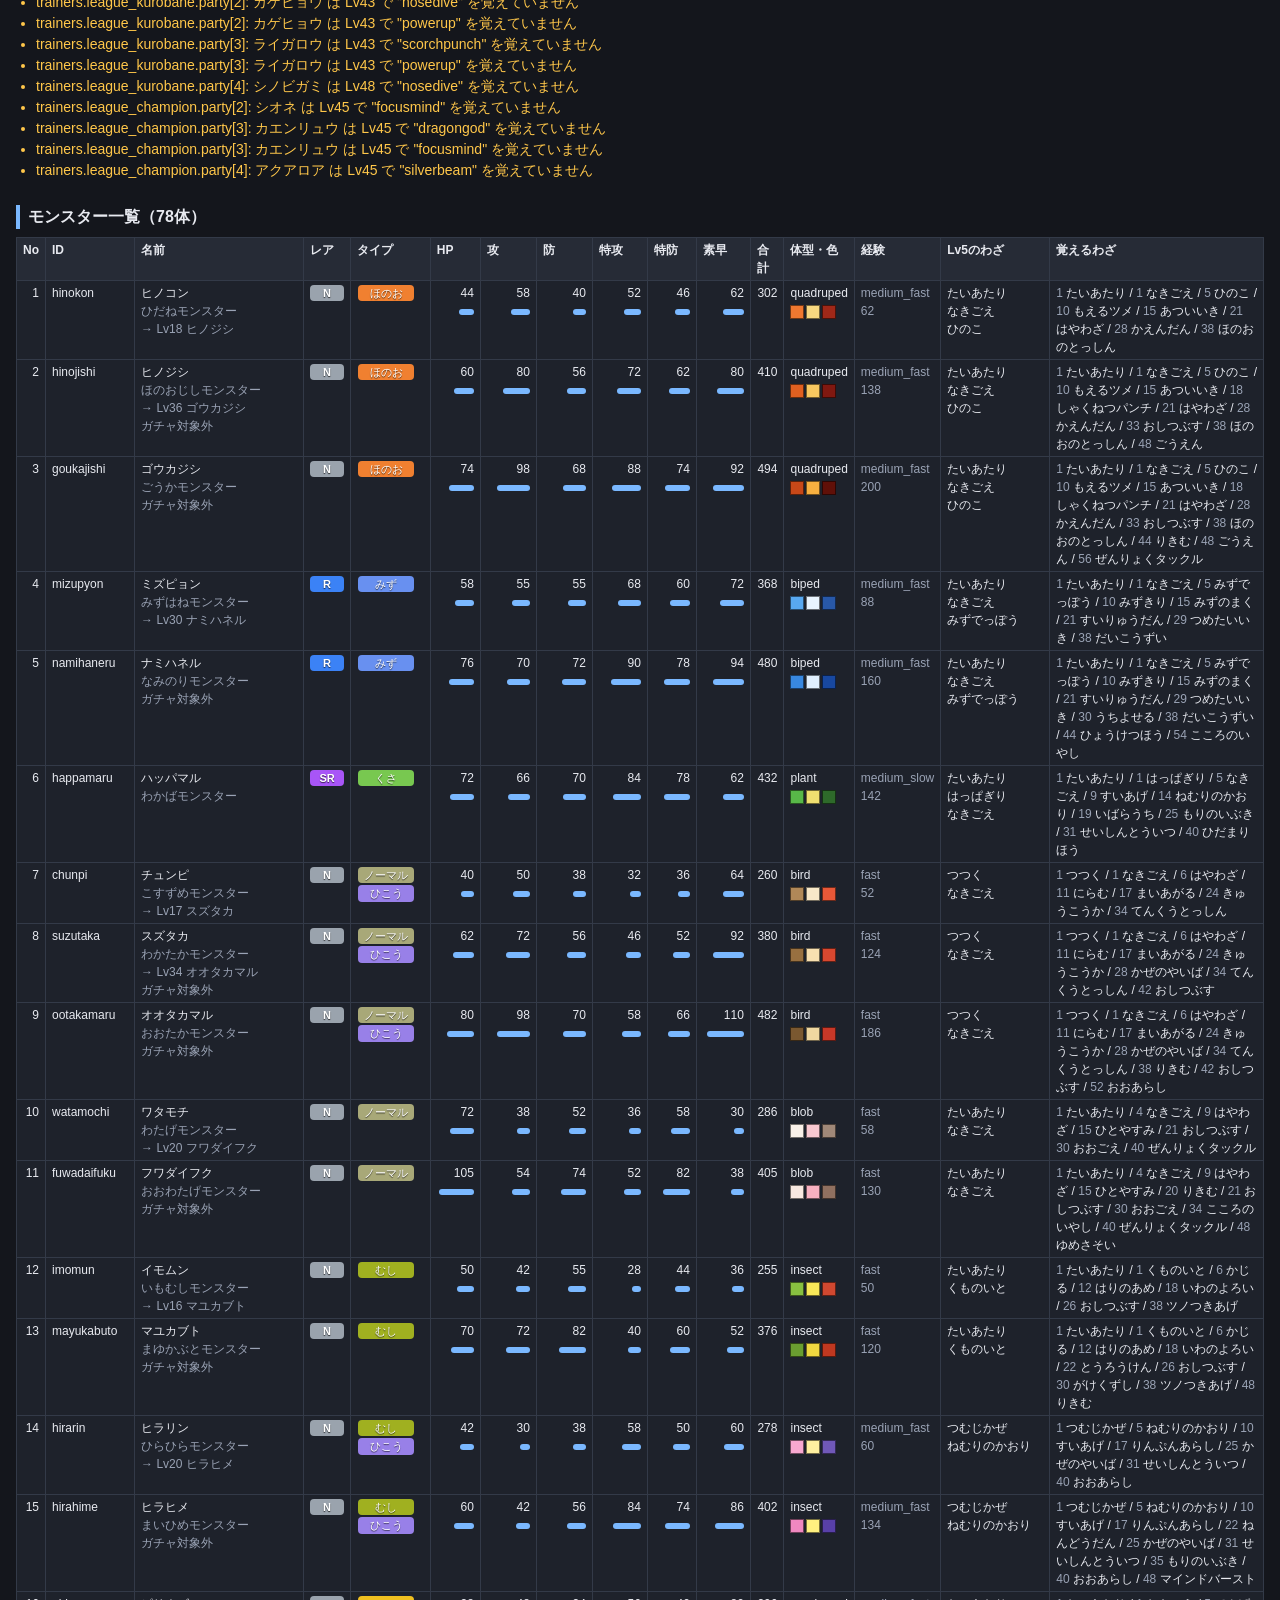
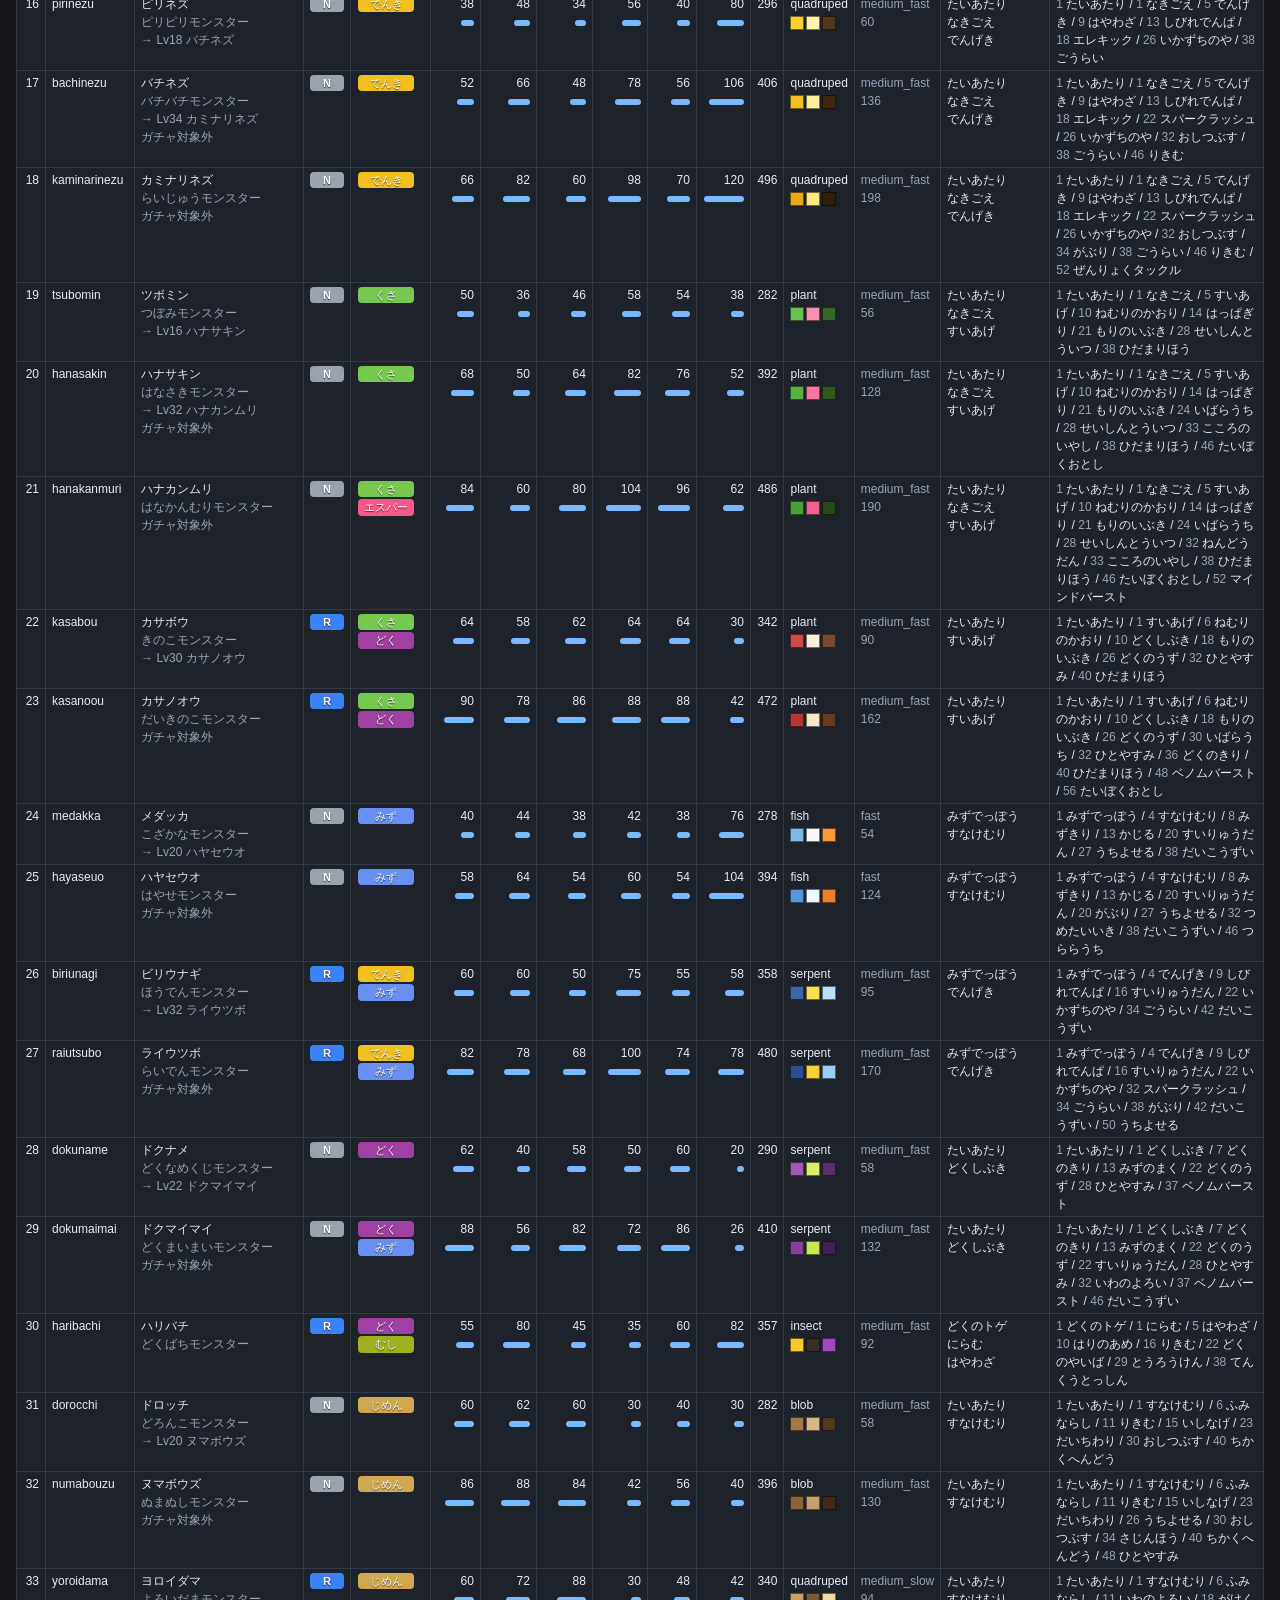
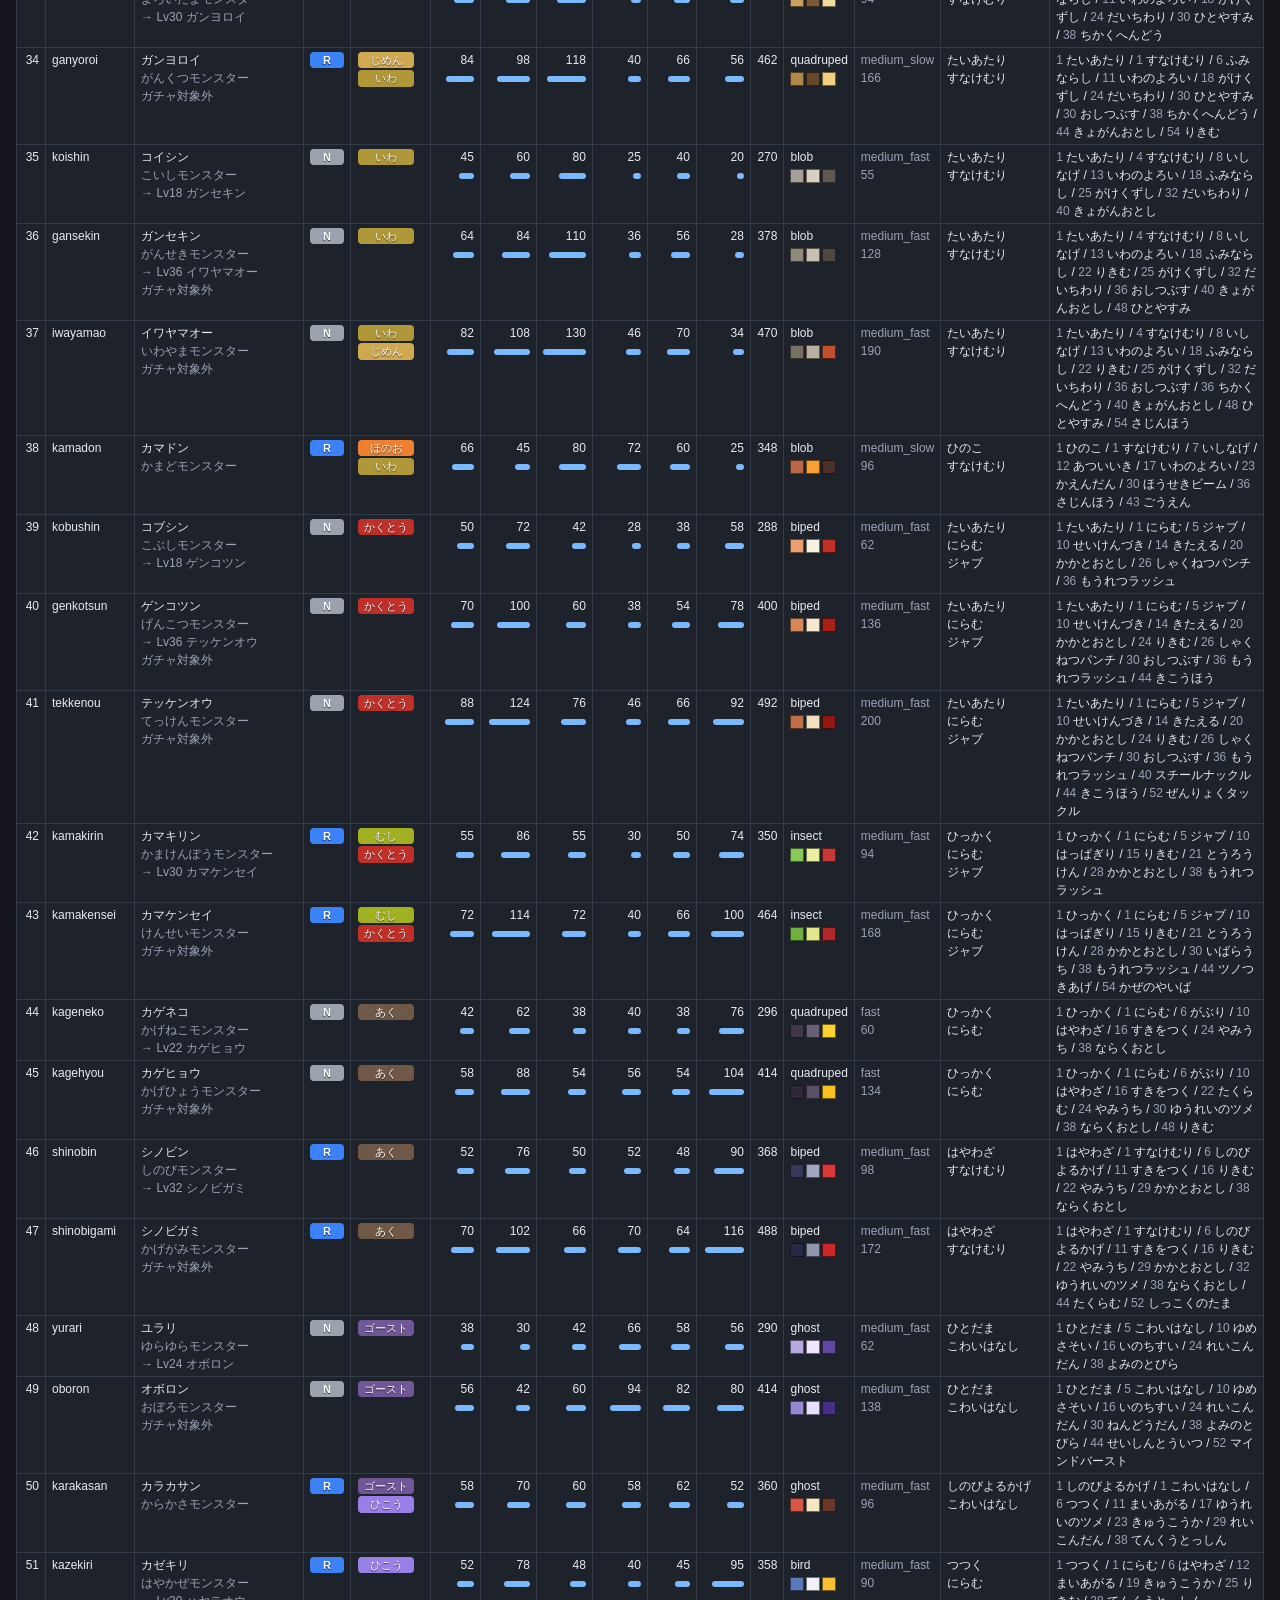
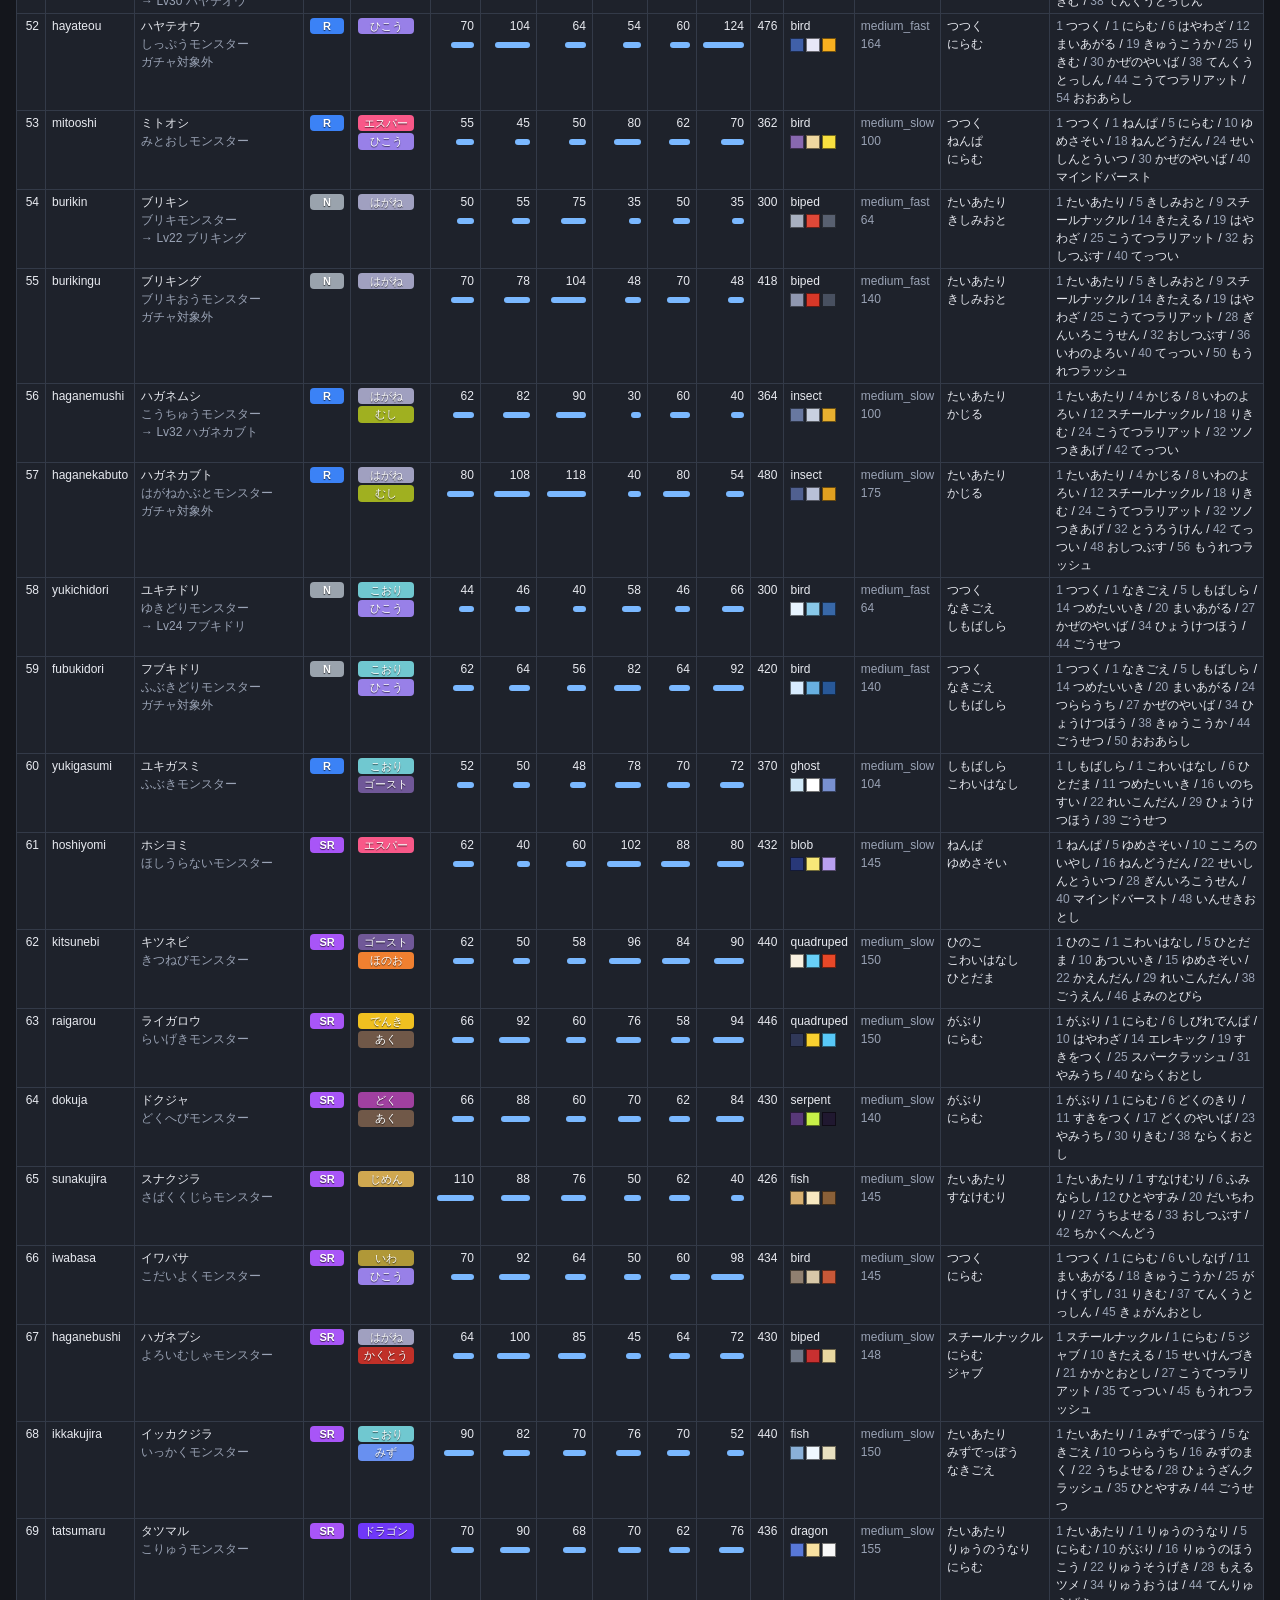
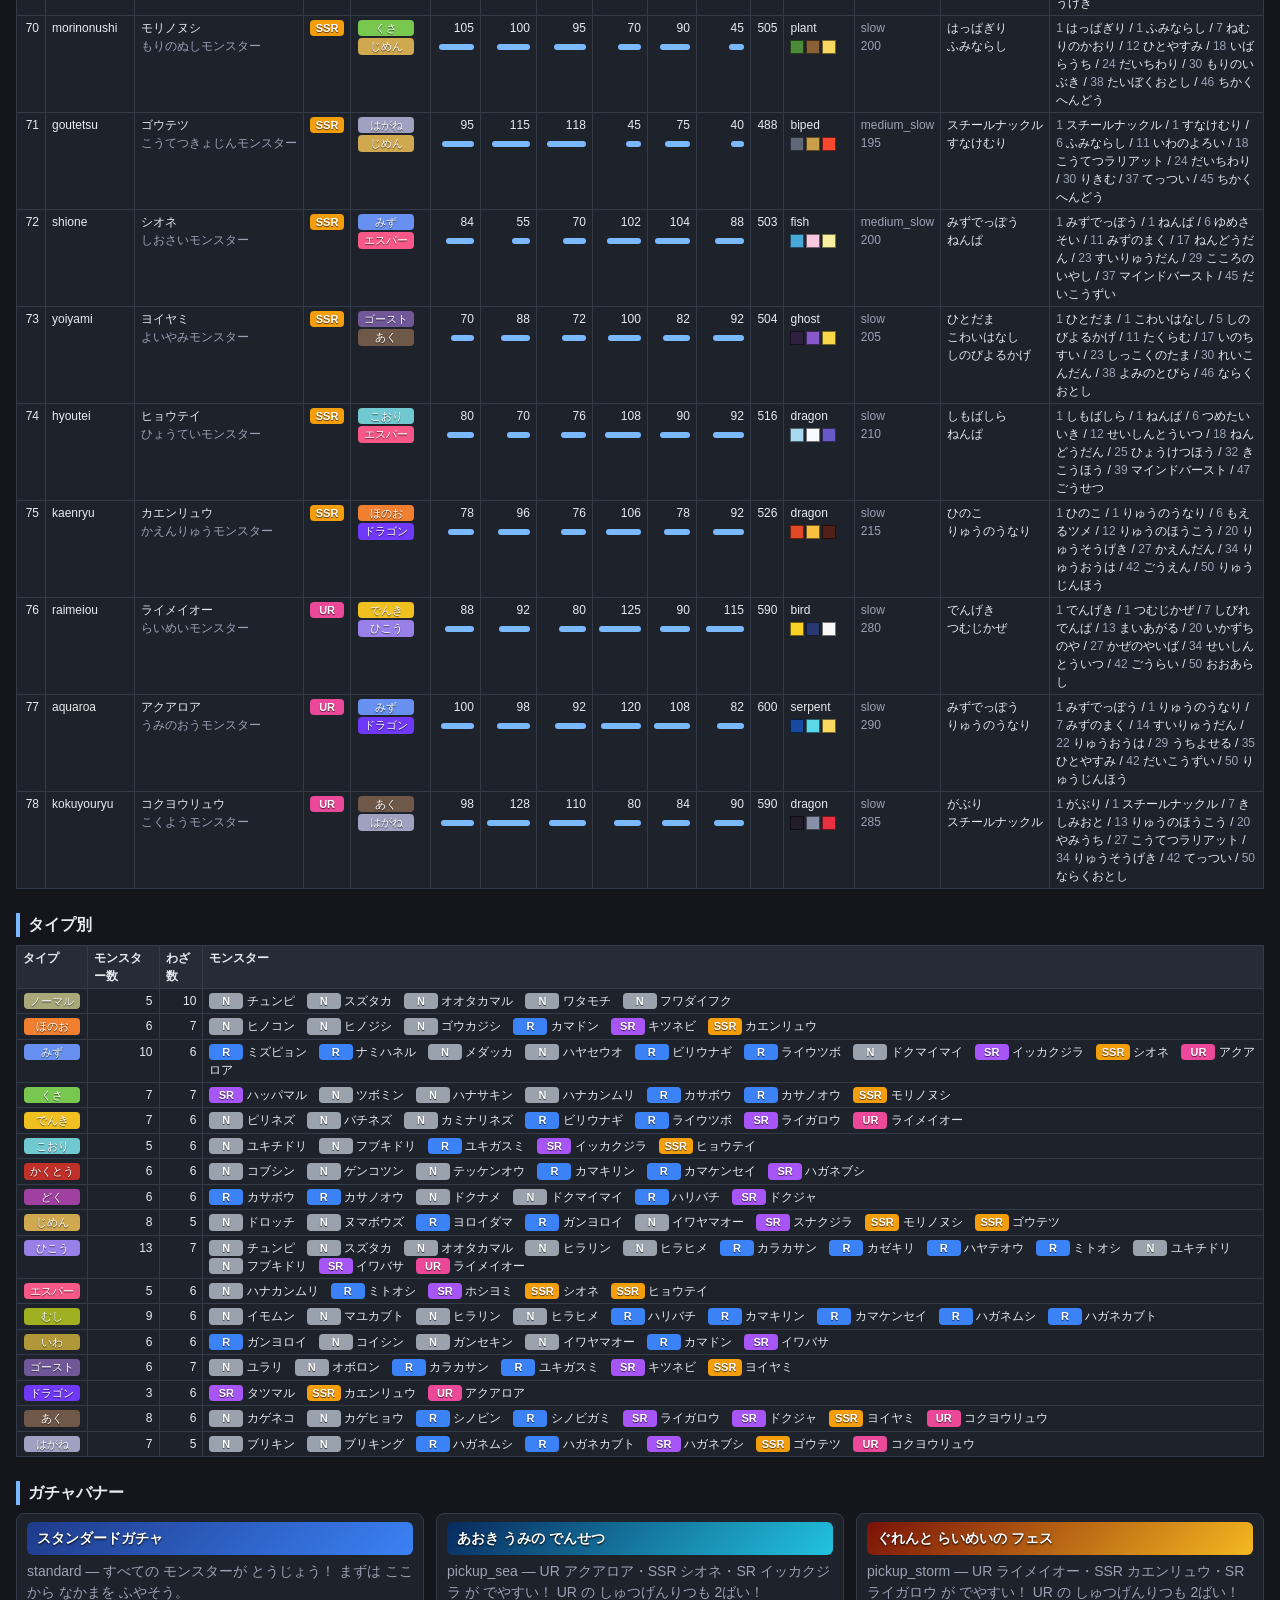
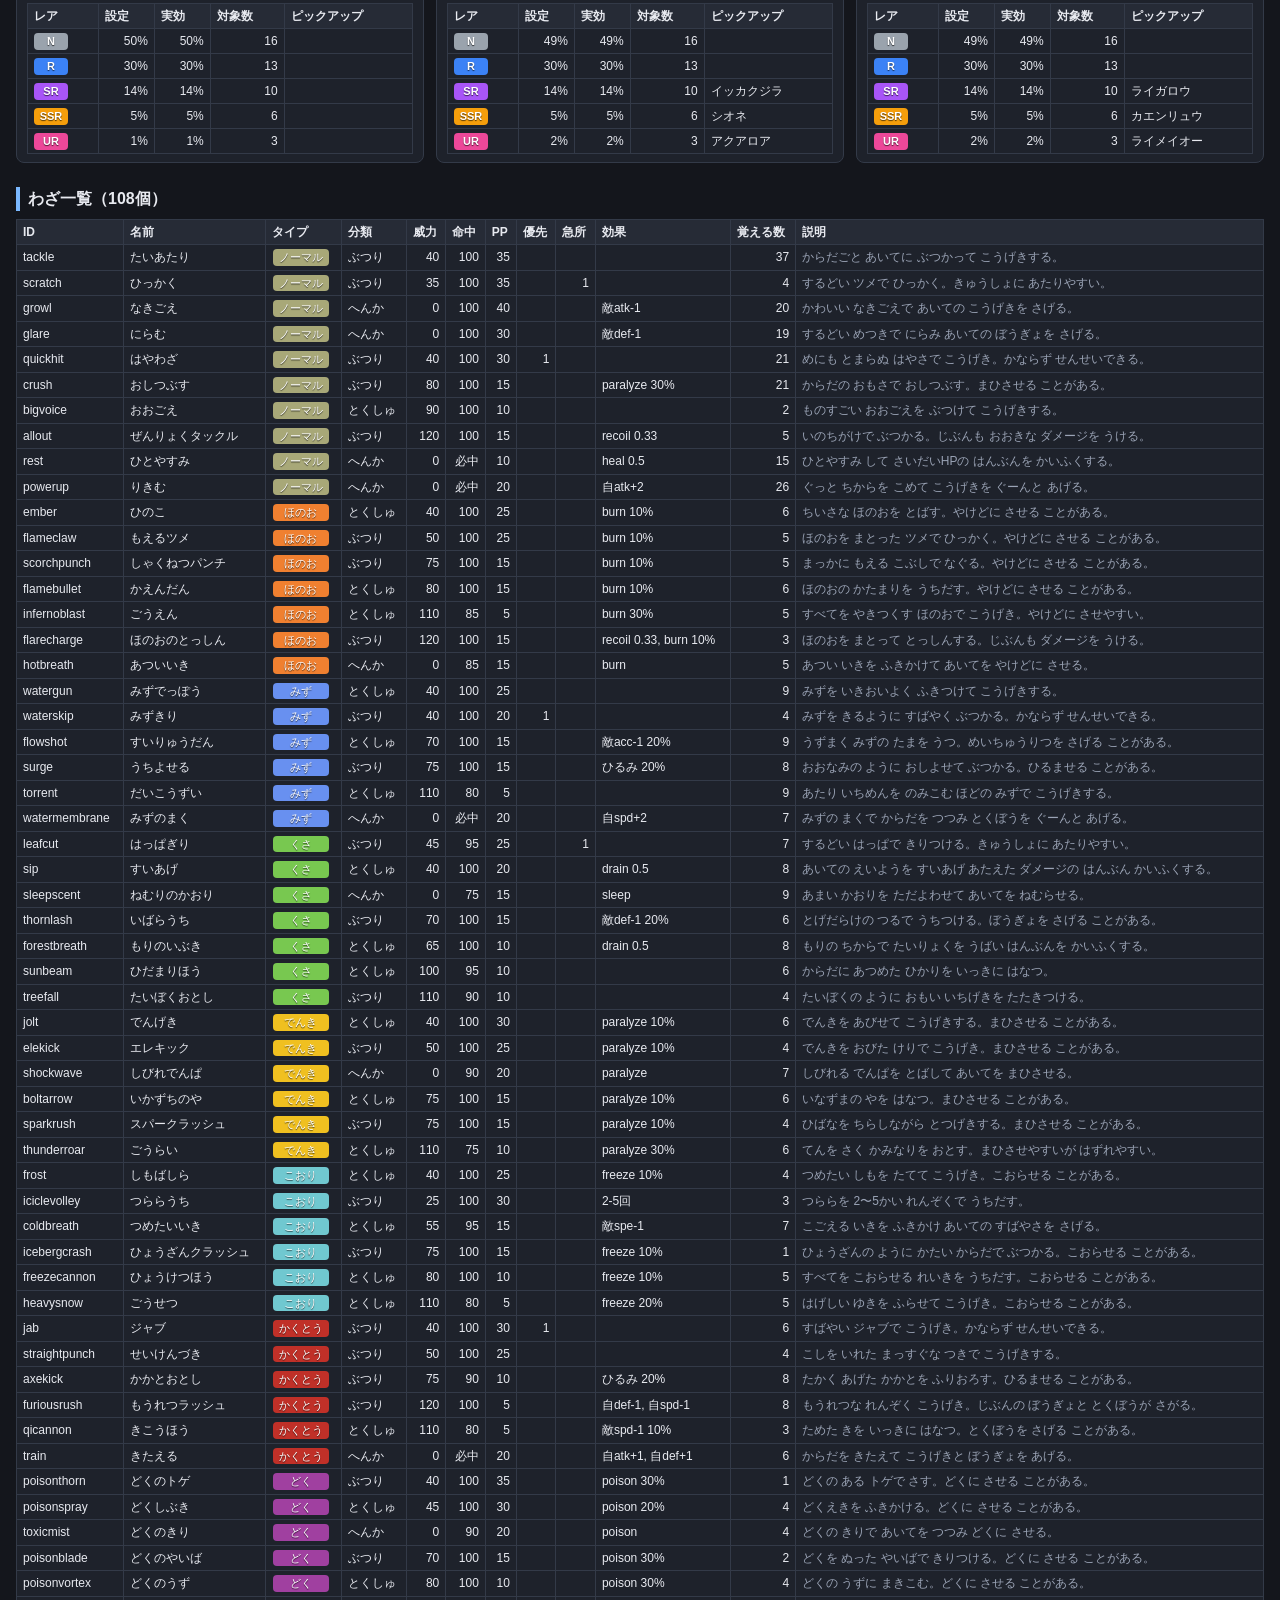
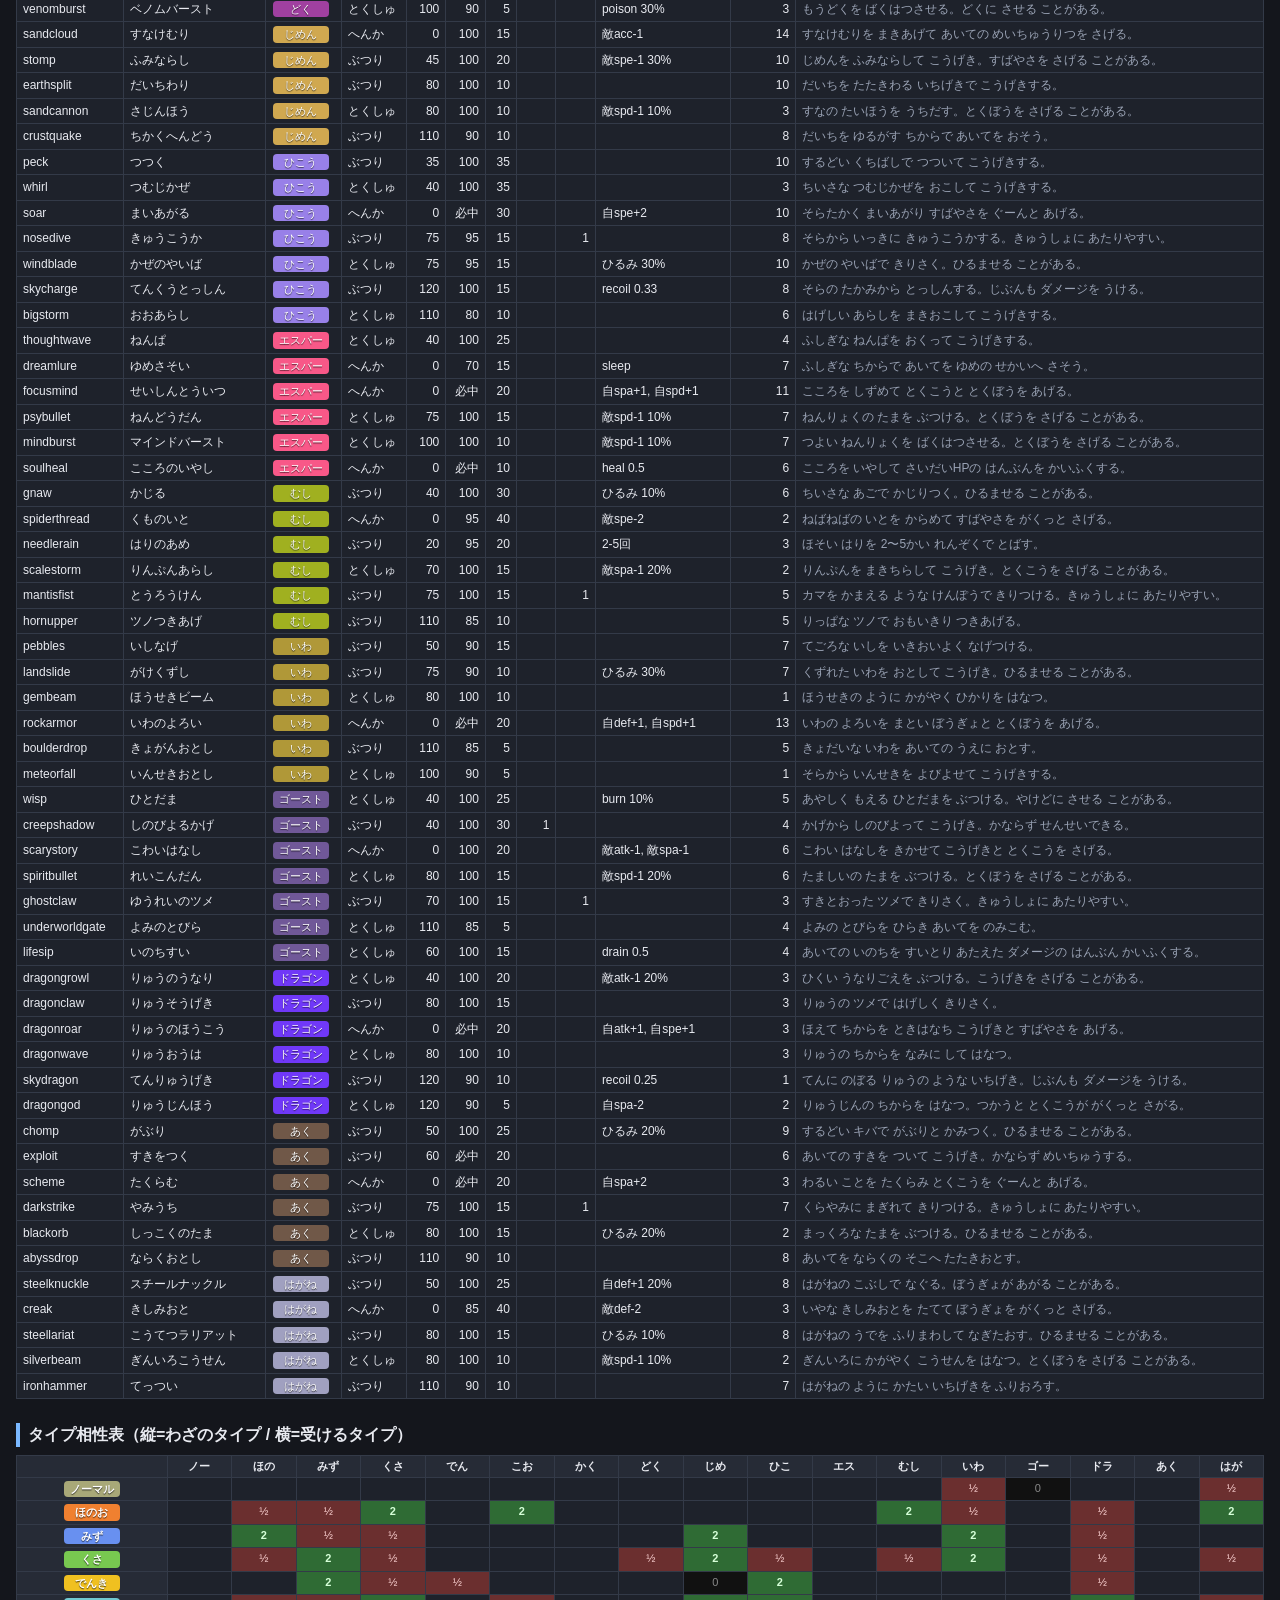
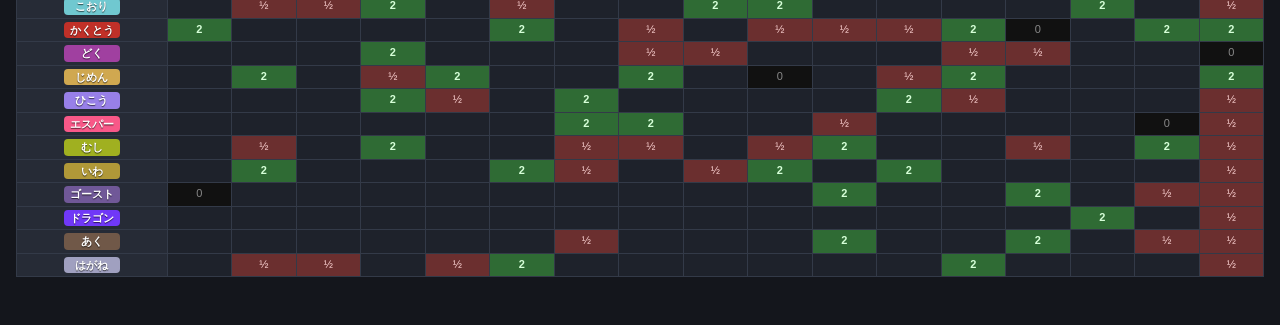
<file: tools/datacheck.html>
<!DOCTYPE html>
<html lang="ja">
<head>
<meta charset="UTF-8">
<meta name="viewport" content="width=device-width, initial-scale=1">
<title>ガチャモン データチェック</title>
<style>
  :root {
    --bg: #14161c; --panel: #1e222b; --line: #333a48; --text: #e8eaf0; --sub: #9aa3b5;
    --err: #ff6b6b; --warn: #ffc74a; --ok: #5ee08a; --info: #7ab8ff;
  }
  * { box-sizing: border-box; }
  body { margin: 0; background: var(--bg); color: var(--text); font: 14px/1.5 'Meiryo', 'MS Gothic', sans-serif; }
  header { position: sticky; top: 0; z-index: 5; background: #0d0f14; border-bottom: 1px solid var(--line); padding: 10px 16px; display: flex; gap: 16px; align-items: center; flex-wrap: wrap; }
  h1 { font-size: 18px; margin: 0; }
  h2 { font-size: 16px; margin: 24px 0 8px; border-left: 4px solid var(--info); padding-left: 8px; }
  main { padding: 8px 16px 48px; max-width: 1400px; }
  nav a { color: var(--sub); margin-right: 10px; font-size: 12px; }
  .pill { display: inline-block; padding: 2px 10px; border-radius: 999px; font-weight: bold; font-size: 13px; }
  .pill.err { background: #4a1c1c; color: var(--err); }
  .pill.warn { background: #4a3a14; color: var(--warn); }
  .pill.ok { background: #16402a; color: var(--ok); }
  .pill.info { background: #173150; color: var(--info); }
  ul.msgs { margin: 4px 0; padding-left: 20px; }
  ul.msgs li.err { color: var(--err); }
  ul.msgs li.warn { color: var(--warn); }
  ul.msgs li.info { color: var(--sub); }
  table { border-collapse: collapse; width: 100%; background: var(--panel); font-size: 12px; }
  th, td { border: 1px solid var(--line); padding: 3px 6px; text-align: left; vertical-align: top; }
  th { background: #262b36; position: sticky; top: 48px; z-index: 1; }
  td.num { text-align: right; font-variant-numeric: tabular-nums; }
  .type { display: inline-block; min-width: 56px; text-align: center; padding: 0 6px; margin: 1px; border-radius: 4px; color: #fff; text-shadow: 0 1px 1px #000a; font-size: 11px; }
  .rar { display: inline-block; min-width: 34px; text-align: center; padding: 0 4px; border-radius: 4px; color: #fff; font-weight: bold; font-size: 11px; text-shadow: 0 1px 1px #000a; }
  .sw { display: inline-block; width: 14px; height: 14px; border: 1px solid #0008; vertical-align: middle; margin-right: 2px; }
  .bar { display: inline-block; height: 6px; background: var(--info); vertical-align: middle; border-radius: 3px; }
  .bad { color: var(--err); font-weight: bold; }
  .dim { color: var(--sub); }
  td.nw { white-space: nowrap; }
  .chart td, .chart th { text-align: center; padding: 2px; min-width: 26px; font-size: 11px; }
  .chart th { position: static; }
  .c2 { background: #2f6b34; color: #d6ffd8; font-weight: bold; }
  .c05 { background: #6b2f2f; color: #ffd6d6; }
  .c0 { background: #111; color: #888; }
  .grid { display: grid; grid-template-columns: repeat(auto-fit, minmax(320px, 1fr)); gap: 12px; }
  .card { background: var(--panel); border: 1px solid var(--line); border-radius: 8px; padding: 8px 10px; }
  .banner-head { padding: 6px 10px; border-radius: 6px; color: #fff; font-weight: bold; text-shadow: 0 1px 2px #000; margin-bottom: 6px; }
</style>
</head>
<body>
<header>
  <h1>ガチャモン データチェック</h1>
  <div id="summary">チェック中…</div>
  <nav>
    <a href="#sec-msgs">結果</a><a href="#sec-other">他データ</a><a href="#sec-monsters">モンスター</a>
    <a href="#sec-types">タイプ</a><a href="#sec-banners">ガチャ</a><a href="#sec-moves">わざ</a><a href="#sec-chart">相性表</a>
  </nav>
</header>
<main id="out"></main>

<!-- 検査対象のデータ（index.html と同じ順番） -->
<script src="../data/config.js"></script>
<script src="../data/tiles.js"></script>
<script src="../data/types.js"></script>
<script src="../data/moves.js"></script>
<script src="../data/monsters.js"></script>
<script src="../data/gacha.js"></script>
<script src="../data/trainers.js"></script>
<script src="../data/maps.js"></script>

<script>
// =====================================================================
// データチェッカー
//   data/*.js を読み込んで 書き間違い・参照切れ・バランスの目安 を検査する。
//   エラー = ゲームが正しく動かない可能性が高いもの（console.error）
//   警告   = 動くが おすすめの範囲から外れているもの（console.warn）
//   結果は window.DataCheck にも入る（テスト用）。
// =====================================================================
(function () {
  'use strict';

  // ---- 定数・目安 ---------------------------------------------------
  const STD_TYPES = ['normal', 'fire', 'water', 'grass', 'electric', 'ice', 'fighting', 'poison', 'ground',
    'flying', 'psychic', 'bug', 'rock', 'ghost', 'dragon', 'dark', 'steel'];
  // 第3世代の相性表（参照用。types.js を変更した場合は差分を警告として表示する）
  const GEN3_CHART = {
    normal: { rock: 0.5, ghost: 0, steel: 0.5 },
    fire: { fire: 0.5, water: 0.5, grass: 2, ice: 2, bug: 2, rock: 0.5, dragon: 0.5, steel: 2 },
    water: { fire: 2, water: 0.5, grass: 0.5, ground: 2, rock: 2, dragon: 0.5 },
    grass: { fire: 0.5, water: 2, grass: 0.5, poison: 0.5, ground: 2, flying: 0.5, bug: 0.5, rock: 2, dragon: 0.5, steel: 0.5 },
    electric: { water: 2, grass: 0.5, electric: 0.5, ground: 0, flying: 2, dragon: 0.5 },
    ice: { fire: 0.5, water: 0.5, grass: 2, ice: 0.5, ground: 2, flying: 2, dragon: 2, steel: 0.5 },
    fighting: { normal: 2, ice: 2, poison: 0.5, flying: 0.5, psychic: 0.5, bug: 0.5, rock: 2, ghost: 0, dark: 2, steel: 2 },
    poison: { grass: 2, poison: 0.5, ground: 0.5, rock: 0.5, ghost: 0.5, steel: 0 },
    ground: { fire: 2, grass: 0.5, electric: 2, poison: 2, flying: 0, bug: 0.5, rock: 2, steel: 2 },
    flying: { grass: 2, electric: 0.5, fighting: 2, bug: 2, rock: 0.5, steel: 0.5 },
    psychic: { fighting: 2, poison: 2, psychic: 0.5, dark: 0, steel: 0.5 },
    bug: { fire: 0.5, grass: 2, fighting: 0.5, poison: 0.5, flying: 0.5, psychic: 2, ghost: 0.5, dark: 2, steel: 0.5 },
    rock: { fire: 2, ice: 2, fighting: 0.5, ground: 0.5, flying: 2, bug: 2, steel: 0.5 },
    ghost: { normal: 0, psychic: 2, ghost: 2, dark: 0.5, steel: 0.5 },
    dragon: { dragon: 2, steel: 0.5 },
    dark: { fighting: 0.5, psychic: 2, ghost: 2, dark: 0.5, steel: 0.5 },
    steel: { fire: 0.5, water: 0.5, electric: 0.5, ice: 2, rock: 2, steel: 0.5 },
  };
  const CATEGORIES = ['physical', 'special', 'status'];
  const STATS = ['hp', 'atk', 'def', 'spa', 'spd', 'spe'];
  const STAGE_STATS = ['atk', 'def', 'spa', 'spd', 'spe', 'acc', 'eva'];
  const STATUSES = ['poison', 'burn', 'paralyze', 'sleep', 'freeze'];
  const EXP_GROUPS = ['fast', 'medium_fast', 'medium_slow', 'slow'];
  const SHAPES = ['blob', 'biped', 'quadruped', 'bird', 'fish', 'serpent', 'insect', 'plant', 'ghost', 'dragon'];
  const BST_RANGE = { N: [250, 330], R: [330, 400], SR: [400, 470], SSR: [470, 540], UR: [540, 610] };
  const EXP_RANGE = { N: [50, 70], R: [80, 110], SR: [120, 160], SSR: [180, 220], UR: [250, 300] };
  const EXPGROUP_BY_RARITY = {
    N: ['fast', 'medium_fast'], R: ['medium_fast', 'medium_slow'], SR: ['medium_fast', 'medium_slow'],
    SSR: ['slow', 'medium_slow'], UR: ['slow', 'medium_slow'],
  };
  const DESC_LEN = [40, 70];
  const LEARNSET_LEN = [5, 9];
  // 進化（SPEC 10）: 段階ごとの目安。[1段目, 2段目]
  const EVO_BST = { N: [[370, 440], [460, 500]], R: [[450, 490]] };
  const EVO_LEVEL = { N: [[16, 24], [32, 38]], R: [[28, 34]] };
  const EVO_EXP_STEP = [50, 100];      // 1段ごとの baseExp の増加
  const EVO_LEARNSET_LEN = [5, 14];
  const EVO_KEYS = ['to', 'level'];
  const MOVE_KEYS = ['name', 'type', 'category', 'power', 'accuracy', 'pp', 'priority', 'critStage', 'effects', 'desc'];
  const MON_KEYS = ['id', 'no', 'name', 'rarity', 'types', 'baseStats', 'learnset', 'expGroup', 'baseExp', 'image',
    'backImage', 'sprite', 'gacha', 'evolution', 'category', 'height', 'weight', 'desc'];
  const EFFECT_KEYS = {
    stat: ['kind', 'target', 'stat', 'stages', 'chance'],
    status: ['kind', 'status', 'chance'],
    heal: ['kind', 'ratio'],
    drain: ['kind', 'ratio'],
    recoil: ['kind', 'ratio'],
    flinch: ['kind', 'chance'],
    multihit: ['kind', 'min', 'max'],
  };
  const ID_RE = /^[a-z0-9_]+$/;
  const HEX_RE = /^#([0-9a-fA-F]{3}|[0-9a-fA-F]{6})$/;

  const isObj = (v) => v !== null && typeof v === 'object' && !Array.isArray(v);
  const isInt = (v) => Number.isInteger(v);
  const isNum = (v) => typeof v === 'number' && Number.isFinite(v);
  const isStr = (v) => typeof v === 'string';
  const len = (s) => Array.from(s).length;
  const unknownKeys = (obj, allowed) => Object.keys(obj).filter((k) => !allowed.includes(k));

  // ===================================================================
  // チェック本体: GameData を受け取り 結果を返す（DOM・console は触らない）
  // ===================================================================
  function runChecks(GD) {
    const R = { errors: [], warnings: [], infos: [], other: [], stats: {}, extra: new Map() };
    const err = (m) => R.errors.push(m);
    const warn = (m) => R.warnings.push(m);
    const info = (m) => R.infos.push(m);
    const other = (m) => R.other.push(m);

    const types = isObj(GD.types) ? GD.types : {};
    const chart = isObj(GD.typeChart) ? GD.typeChart : {};
    const moves = isObj(GD.moves) ? GD.moves : {};
    const monsters = Array.isArray(GD.monsters) ? GD.monsters : [];
    const rarities = isObj(GD.rarities) ? GD.rarities : {};
    const rarityOrder = Array.isArray(GD.rarityOrder) ? GD.rarityOrder : [];
    const gacha = isObj(GD.gacha) ? GD.gacha : {};
    const typeIds = Object.keys(types);
    const typeName = (t) => (types[t] && types[t].name) || t;
    // 進化: to → 進化前 id（最初に見つかったもの）。段階 = 進化前をたどれる回数
    const monIndex = {};
    monsters.forEach((m) => { if (isObj(m) && isStr(m.id) && !monIndex[m.id]) monIndex[m.id] = m; });
    const preOf = {};
    monsters.forEach((m) => {
      if (isObj(m) && isObj(m.evolution) && isStr(m.evolution.to) && m.evolution.to !== m.id && !preOf[m.evolution.to]) preOf[m.evolution.to] = m.id;
    });
    function evoStage(m) {
      if (!isObj(m)) return 0;
      let n = 0, cur = m.id;
      const seen = {};
      while (preOf[cur] && !seen[cur]) { seen[cur] = true; cur = preOf[cur]; n++; }
      return seen[cur] ? 0 : n;   // 循環は 0 扱い（checkEvolution でエラー）
    }

    // ===================================================================
    // 1. タイプ
    // ===================================================================
    function checkTypes() {
      if (!isObj(GD.types)) { err('types.js: GameData.types が定義されていません'); return; }
      STD_TYPES.forEach((t) => { if (!types[t]) warn(`types.js: 標準タイプ "${t}" がありません`); });
      typeIds.forEach((t) => {
        const d = types[t];
        if (!ID_RE.test(t)) err(`types.js: タイプID "${t}" は英小文字・数字・_ のみにしてください`);
        if (!isObj(d)) { err(`types.js: ${t} がオブジェクトではありません`); return; }
        if (!isStr(d.name) || !d.name) err(`types.js: ${t}.name がありません`);
        if (!isStr(d.color) || !HEX_RE.test(d.color)) err(`types.js: ${t}.color "${d.color}" は #RRGGBB 形式にしてください`);
      });
      if (!isObj(GD.typeChart)) { err('types.js: GameData.typeChart が定義されていません'); return; }
      Object.keys(chart).forEach((atk) => {
        if (!types[atk]) err(`typeChart: 攻撃側 "${atk}" は types に存在しません`);
        const row = chart[atk];
        if (!isObj(row)) { err(`typeChart.${atk} がオブジェクトではありません`); return; }
        Object.keys(row).forEach((def) => {
          const v = row[def];
          if (!types[def]) err(`typeChart.${atk}: 防御側 "${def}" は types に存在しません`);
          if (!isNum(v) || v < 0) err(`typeChart.${atk}.${def} = ${v} は 0 以上の数値にしてください`);
          else if (v === 1) warn(`typeChart.${atk}.${def} = 1 は書かなくても 1 です（省略できます）`);
          else if (![0, 0.5, 2].includes(v)) warn(`typeChart.${atk}.${def} = ${v}（ふつうは 0 / 0.5 / 2）`);
        });
      });
      // 第3世代との差分
      if (STD_TYPES.every((t) => types[t])) {
        const diffs = [];
        STD_TYPES.forEach((a) => STD_TYPES.forEach((d) => {
          const exp = (GEN3_CHART[a] && GEN3_CHART[a][d] !== undefined) ? GEN3_CHART[a][d] : 1;
          const act = (chart[a] && chart[a][d] !== undefined) ? chart[a][d] : 1;
          if (exp !== act) diffs.push(`${typeName(a)}→${typeName(d)}: 標準 ${exp} / 現在 ${act}`);
        }));
        R.stats.chartDiffs = diffs.length;
        if (diffs.length) warn(`typeChart: 第3世代の標準相性と ${diffs.length} か所ちがいます（意図した変更なら問題ありません）: ${diffs.join(' , ')}`);
      }
      let se = 0, nve = 0, imm = 0;
      Object.values(chart).forEach((row) => isObj(row) && Object.values(row).forEach((v) => {
        if (v === 2) se++; else if (v === 0.5) nve++; else if (v === 0) imm++;
      }));
      R.stats.chart = { superEffective: se, notVeryEffective: nve, immune: imm };
      info(`typeChart: ばつぐん ${se} / いまひとつ ${nve} / こうかなし ${imm}`);
    }

    // ===================================================================
    // 2. わざ
    // ===================================================================
    function checkEffect(where, e, cat) {
      if (!isObj(e)) { err(`${where}: effects の要素がオブジェクトではありません`); return; }
      const allowed = EFFECT_KEYS[e.kind];
      if (!allowed) { err(`${where}: 不明な effects.kind "${e.kind}"（stat/status/heal/drain/recoil/flinch/multihit）`); return; }
      const extra = unknownKeys(e, allowed);
      if (extra.length) warn(`${where}: effects(${e.kind}) に不明な項目 ${extra.join(', ')}`);
      const chanceOk = (c) => c === undefined || (isNum(c) && c >= 1 && c <= 100);
      if (!chanceOk(e.chance)) err(`${where}: chance ${e.chance} は 1〜100 にしてください`);
      const damaging = cat !== 'status';
      switch (e.kind) {
        case 'stat':
          if (!['self', 'foe'].includes(e.target)) err(`${where}: stat.target "${e.target}" は 'self' か 'foe'`);
          if (!STAGE_STATS.includes(e.stat)) err(`${where}: stat.stat "${e.stat}" は ${STAGE_STATS.join('/')}`);
          if (!isInt(e.stages) || e.stages === 0 || Math.abs(e.stages) > 3) err(`${where}: stat.stages ${e.stages} は -3〜+3（0以外）の整数`);
          if (e.target === 'self' && e.stages < 0 && cat === 'status') warn(`${where}: 変化わざで 自分の能力を さげる設定です`);
          break;
        case 'status':
          if (!STATUSES.includes(e.status)) err(`${where}: status "${e.status}" は ${STATUSES.join('/')}`);
          break;
        case 'heal':
          if (!isNum(e.ratio) || e.ratio <= 0 || e.ratio > 1) err(`${where}: heal.ratio ${e.ratio} は 0より大きく 1以下`);
          break;
        case 'drain':
        case 'recoil':
          if (!isNum(e.ratio) || e.ratio <= 0 || e.ratio > 1) err(`${where}: ${e.kind}.ratio ${e.ratio} は 0より大きく 1以下`);
          if (!damaging) err(`${where}: ${e.kind} は ダメージを与えるわざにだけ 付けられます`);
          break;
        case 'flinch':
          if (e.chance === undefined) warn(`${where}: flinch に chance がありません（100% ひるみ になります）`);
          if (!damaging) err(`${where}: flinch は ダメージを与えるわざにだけ 付けられます`);
          break;
        case 'multihit':
          if (!isInt(e.min) || !isInt(e.max) || e.min < 1 || e.max > 10 || e.min > e.max) err(`${where}: multihit の min/max (${e.min}/${e.max}) は 1〜10 の整数で min ≦ max`);
          if (!damaging) err(`${where}: multihit は ダメージを与えるわざにだけ 付けられます`);
          break;
      }
    }

    function checkMoves() {
      if (!isObj(GD.moves)) { err('moves.js: GameData.moves が定義されていません'); return; }
      const names = {};
      Object.keys(moves).forEach((id) => {
        const m = moves[id];
        const w = `moves.${id}`;
        if (!ID_RE.test(id)) err(`${w}: わざID は英小文字・数字・_ のみ`);
        if (!isObj(m)) { err(`${w}: オブジェクトではありません`); return; }
        const extra = unknownKeys(m, MOVE_KEYS);
        if (extra.length) warn(`${w}: 不明な項目 ${extra.join(', ')}`);
        if (!isStr(m.name) || !m.name) err(`${w}: name がありません`);
        else (names[m.name] = names[m.name] || []).push(id);
        if (!types[m.type]) err(`${w}: type "${m.type}" は types に存在しません`);
        if (!CATEGORIES.includes(m.category)) err(`${w}: category "${m.category}" は physical/special/status`);
        if (!isNum(m.power) || m.power < 0) err(`${w}: power ${m.power} は 0 以上の数値`);
        else if (m.category === 'status' && m.power !== 0) err(`${w}: へんかわざ（status）の power は 0 にしてください`);
        else if (m.category !== 'status' && m.power <= 0) err(`${w}: こうげきわざの power が 0 です`);
        if (!isNum(m.accuracy) || m.accuracy < 0 || m.accuracy > 100) err(`${w}: accuracy ${m.accuracy} は 0〜100（0=必中）`);
        if (!isInt(m.pp) || m.pp < 1 || m.pp > 64) err(`${w}: pp ${m.pp} は 1〜64 の整数`);
        if (m.priority !== undefined && (!isInt(m.priority) || m.priority < -7 || m.priority > 5)) err(`${w}: priority ${m.priority} は -7〜5 の整数`);
        if (m.critStage !== undefined && (!isInt(m.critStage) || m.critStage < 0 || m.critStage > 3)) err(`${w}: critStage ${m.critStage} は 0〜3 の整数`);
        if (m.effects !== undefined) {
          if (!Array.isArray(m.effects)) err(`${w}: effects は配列にしてください`);
          else m.effects.forEach((e, i) => checkEffect(`${w}.effects[${i}]`, e, m.category));
        }
        if (m.category === 'status' && (!Array.isArray(m.effects) || m.effects.length === 0)) warn(`${w}: へんかわざなのに effects がありません（何も起きません）`);
        if (!isStr(m.desc) || !m.desc) warn(`${w}: desc（説明文）がありません`);
      });
      Object.keys(names).forEach((n) => { if (names[n].length > 1) warn(`moves: わざ名 "${n}" が重複しています（${names[n].join(', ')}）`); });

      // タイプ別・分類別の数
      const byType = {};
      const byCat = { physical: 0, special: 0, status: 0 };
      Object.values(moves).forEach((m) => {
        if (!isObj(m)) return;
        byType[m.type] = (byType[m.type] || 0) + 1;
        if (byCat[m.category] !== undefined) byCat[m.category]++;
      });
      typeIds.forEach((t) => { if ((byType[t] || 0) < 2) warn(`moves: ${typeName(t)} タイプのわざが ${byType[t] || 0} 個しかありません（2個以上推奨）`); });
      R.stats.moveCount = Object.keys(moves).length;
      R.stats.movesByType = byType;
      R.stats.movesByCategory = byCat;
      info(`moves: ${R.stats.moveCount} 個（ぶつり ${byCat.physical} / とくしゅ ${byCat.special} / へんか ${byCat.status}）`);
    }

    // ===================================================================
    // 3. モンスター
    // ===================================================================
    const isAttack = (id) => moves[id] && moves[id].category !== 'status' && moves[id].power > 0;
    function startMoves(mon, level) {
      // App.monster.create の既定（習得済みの最後の4つ）と同じ考え方
      const list = [];
      (Array.isArray(mon.learnset) ? mon.learnset : [])
        .filter((e) => isObj(e) && e.lv <= level)
        .slice().sort((a, b) => a.lv - b.lv)
        .forEach((e) => { if (!list.includes(e.move)) list.push(e.move); });
      return list.slice(-4);
    }

    function checkMonsters() {
      if (!Array.isArray(GD.monsters)) { err('monsters.js: GameData.monsters が配列ではありません'); return; }
      const ids = {}, nos = {}, names = {};
      const startLevel = isInt(gacha.startLevel) ? gacha.startLevel : 5;
      monsters.forEach((m, idx) => {
        const stage = evoStage(m);
        const w = `monsters[${idx}]` + (m && m.id ? `(${m.id})` : '');
        if (!isObj(m)) { err(`${w}: オブジェクトではありません`); return; }
        const extra = unknownKeys(m, MON_KEYS);
        if (extra.length) warn(`${w}: 不明な項目 ${extra.join(', ')}`);
        // id / no / name
        if (!isStr(m.id) || !ID_RE.test(m.id)) err(`${w}: id "${m.id}" は英小文字・数字・_ のみ`);
        else if (ids[m.id]) err(`${w}: id "${m.id}" が重複しています`);
        else ids[m.id] = true;
        if (!isInt(m.no) || m.no < 1) err(`${w}: no ${m.no} は 1 以上の整数`);
        else if (nos[m.no]) err(`${w}: 図鑑No ${m.no} が ${nos[m.no]} と重複しています`);
        else nos[m.no] = m.id;
        if (!isStr(m.name) || !m.name) err(`${w}: name がありません`);
        else { if (names[m.name]) warn(`${w}: 名前 "${m.name}" が ${names[m.name]} と重複しています`); names[m.name] = m.id; }
        // rarity / types
        if (!rarities[m.rarity]) err(`${w}: rarity "${m.rarity}" は rarities に存在しません`);
        if (!Array.isArray(m.types) || m.types.length < 1 || m.types.length > 2) err(`${w}: types は 1〜2 個の配列`);
        else {
          m.types.forEach((t) => { if (!types[t]) err(`${w}: type "${t}" は types に存在しません`); });
          if (m.types.length === 2 && m.types[0] === m.types[1]) err(`${w}: types に同じタイプが2つあります`);
        }
        // baseStats
        let bst = 0;
        if (!isObj(m.baseStats)) err(`${w}: baseStats がありません`);
        else {
          STATS.forEach((s) => {
            const v = m.baseStats[s];
            if (!isNum(v) || v <= 0) err(`${w}: baseStats.${s} = ${v} は 1 以上の数値`);
            else { bst += v; if (v > 255) warn(`${w}: baseStats.${s} = ${v} は大きすぎます（255 以下推奨）`); }
          });
          const ex = unknownKeys(m.baseStats, STATS);
          if (ex.length) warn(`${w}: baseStats に不明な項目 ${ex.join(', ')}`);
          const rg = stage > 0 ? (EVO_BST[m.rarity] && EVO_BST[m.rarity][stage - 1]) : BST_RANGE[m.rarity];
          if (rg && (bst < rg[0] || bst > rg[1])) warn(`${w}: 種族値合計 ${bst} は ${m.rarity}${stage > 0 ? `（進化${stage}段）` : ''} の目安 ${rg[0]}〜${rg[1]} の範囲外`);
        }
        R.extra.set(m, { bst, startMoves: [], stage, bstRange: stage > 0 ? (EVO_BST[m.rarity] && EVO_BST[m.rarity][stage - 1]) : BST_RANGE[m.rarity] });
        // learnset
        if (!Array.isArray(m.learnset) || m.learnset.length === 0) err(`${w}: learnset がありません`);
        else {
          let prev = 0, sorted = true;
          const seen = {};
          m.learnset.forEach((e, i) => {
            if (!isObj(e)) { err(`${w}: learnset[${i}] がオブジェクトではありません`); return; }
            if (!isInt(e.lv) || e.lv < 1 || e.lv > 100) err(`${w}: learnset[${i}].lv ${e.lv} は 1〜100 の整数`);
            if (!moves[e.move]) err(`${w}: learnset[${i}] のわざ "${e.move}" は moves に存在しません`);
            if (seen[e.move]) warn(`${w}: learnset にわざ "${e.move}" が2回あります`);
            seen[e.move] = true;
            if (e.lv < prev) sorted = false;
            prev = e.lv;
          });
          if (!sorted) warn(`${w}: learnset がレベル順に並んでいません`);
          if (!m.learnset.some((e) => isObj(e) && e.lv === 1)) err(`${w}: lv 1 のわざがありません`);
          if (!m.learnset.some((e) => isObj(e) && e.lv === 1 && isAttack(e.move))) err(`${w}: lv 1 の こうげきわざ がありません（入手直後に戦えません）`);
          const lsLen = stage > 0 ? EVO_LEARNSET_LEN : LEARNSET_LEN;
          if (m.learnset.length < lsLen[0] || m.learnset.length > lsLen[1]) warn(`${w}: learnset が ${m.learnset.length} 個（目安 ${lsLen[0]}〜${lsLen[1]} 個）`);
          if (Array.isArray(m.types)) {
            m.types.forEach((t) => {
              if (!m.learnset.some((e) => isObj(e) && isAttack(e.move) && moves[e.move].type === t)) warn(`${w}: ${typeName(t)} タイプの こうげきわざ を覚えません`);
            });
          }
          const sm = startMoves(m, startLevel);
          R.extra.get(m).startMoves = sm;
          if (!sm.some(isAttack)) err(`${w}: ガチャ入手時（Lv${startLevel}）に こうげきわざ がありません`);
        }
        // 経験値
        if (m.expGroup !== undefined && !EXP_GROUPS.includes(m.expGroup)) err(`${w}: expGroup "${m.expGroup}" は ${EXP_GROUPS.join('/')}`);
        if (EXPGROUP_BY_RARITY[m.rarity] && m.expGroup && !EXPGROUP_BY_RARITY[m.rarity].includes(m.expGroup)) warn(`${w}: expGroup "${m.expGroup}" は ${m.rarity} の目安（${EXPGROUP_BY_RARITY[m.rarity].join(' / ')}）外`);
        if (!isNum(m.baseExp) || m.baseExp <= 0) err(`${w}: baseExp ${m.baseExp} は 1 以上の数値`);
        else if (stage === 0 && EXP_RANGE[m.rarity] &&(m.baseExp < EXP_RANGE[m.rarity][0] || m.baseExp > EXP_RANGE[m.rarity][1])) warn(`${w}: baseExp ${m.baseExp} は ${m.rarity} の目安 ${EXP_RANGE[m.rarity].join('〜')} の範囲外`);
        // 画像・スプライト
        ['image', 'backImage'].forEach((k) => { if (m[k] !== undefined && !isStr(m[k])) err(`${w}: ${k} は文字列（空なら ''）`); });
        if (m.sprite !== undefined) {
          if (!isObj(m.sprite)) err(`${w}: sprite はオブジェクト`);
          else {
            if (m.sprite.shape !== undefined && !SHAPES.includes(m.sprite.shape)) err(`${w}: sprite.shape "${m.sprite.shape}" は ${SHAPES.join('/')}`);
            if (m.sprite.colors !== undefined) {
              if (!Array.isArray(m.sprite.colors) || m.sprite.colors.length !== 3) err(`${w}: sprite.colors は [メイン, サブ, アクセント] の3色`);
              else m.sprite.colors.forEach((c, i) => { if (!isStr(c) || !HEX_RE.test(c)) err(`${w}: sprite.colors[${i}] "${c}" は #RRGGBB`); });
            }
            if (m.sprite.seed !== undefined && !isNum(m.sprite.seed)) err(`${w}: sprite.seed は数値`);
            const ex = unknownKeys(m.sprite, ['shape', 'colors', 'seed']);
            if (ex.length) warn(`${w}: sprite に不明な項目 ${ex.join(', ')}`);
          }
        } else if (!m.image) warn(`${w}: sprite も image もありません（自動生成まかせになります）`);
        if (m.gacha !== undefined && typeof m.gacha !== 'boolean') err(`${w}: gacha は true / false`);
        // 図鑑情報
        if (m.category !== undefined && !isStr(m.category)) err(`${w}: category は文字列`);
        ['height', 'weight'].forEach((k) => { if (m[k] !== undefined && (!isNum(m[k]) || m[k] <= 0)) warn(`${w}: ${k} ${m[k]} は 0 より大きい数値`); });
        if (!isStr(m.desc) || !m.desc) warn(`${w}: desc（図鑑説明）がありません`);
        else if (len(m.desc) < DESC_LEN[0] || len(m.desc) > DESC_LEN[1]) warn(`${w}: desc が ${len(m.desc)} 文字（目安 ${DESC_LEN[0]}〜${DESC_LEN[1]} 文字）`);
      });

      // 図鑑Noの抜け
      const noList = monsters.map((m) => m && m.no).filter(isInt).sort((a, b) => a - b);
      const missing = [];
      for (let n = 1; n <= (noList[noList.length - 1] || 0); n++) if (!noList.includes(n)) missing.push(n);
      if (missing.length) info(`monsters: 図鑑No に抜けがあります: ${missing.join(', ')}`);

      // タイプ網羅
      const typeUse = {};
      monsters.forEach((m) => isObj(m) && Array.isArray(m.types) && m.types.forEach((t) => { typeUse[t] = (typeUse[t] || 0) + 1; }));
      typeIds.forEach((t) => { if ((typeUse[t] || 0) < 2) warn(`monsters: ${typeName(t)} タイプのモンスターが ${typeUse[t] || 0} 体（2体以上推奨）`); });
      R.stats.typeUse = typeUse;

      // 分布
      const byRarity = {}, byShape = {};
      let single = 0, dual = 0;
      monsters.forEach((m) => {
        if (!isObj(m)) return;
        byRarity[m.rarity] = (byRarity[m.rarity] || 0) + 1;
        const sh = (m.sprite && m.sprite.shape) || '(自動)';
        byShape[sh] = (byShape[sh] || 0) + 1;
        if (Array.isArray(m.types)) { if (m.types.length === 1) single++; else dual++; }
      });
      R.stats.monsterCount = monsters.length;
      R.stats.byRarity = byRarity;
      R.stats.byShape = byShape;
      R.stats.single = single;
      R.stats.dual = dual;
      info(`monsters: ${monsters.length} 体 / レア度 ${rarityOrder.map((r) => `${r}:${byRarity[r] || 0}`).join(' ')} / 単タイプ ${single} 複合 ${dual}`);
      info(`monsters: 体型 ${Object.keys(byShape).map((k) => `${k}:${byShape[k]}`).join(' ')}`);

      // 使われていないわざ
      const used = {};
      monsters.forEach((m) => isObj(m) && Array.isArray(m.learnset) && m.learnset.forEach((e) => { if (isObj(e)) used[e.move] = true; }));
      const unused = Object.keys(moves).filter((id) => !used[id]);
      R.stats.unusedMoves = unused;
      if (unused.length) warn(`moves: どのモンスターも覚えないわざ ${unused.length} 個: ${unused.join(', ')}`);
    }

    // ===================================================================
    // 3b. 進化（SPEC 10）
    // ===================================================================
    function checkEvolution() {
      const maxLevel = isObj(GD.config) && isInt(GD.config.maxLevel) ? GD.config.maxLevel : 100;
      const intoCount = {};
      let evoCount = 0, familyCount = 0;
      monsters.forEach((m, idx) => {
        if (!isObj(m) || m.evolution === undefined) return;
        const w = `monsters[${idx}](${m.id}).evolution`;
        const ev = m.evolution;
        if (!isObj(ev)) { err(`${w}: { to: '進化先id', level: レベル } の形にしてください`); return; }
        const ex = unknownKeys(ev, EVO_KEYS);
        if (ex.length) warn(`${w}: 不明な項目 ${ex.join(', ')}`);
        if (!isStr(ev.to) || !ev.to) { err(`${w}: to（進化先id）がありません`); return; }
        if (ev.to === m.id) { err(`${w}: 自分自身に しんかする設定です`); return; }
        const to = monIndex[ev.to];
        if (!to) { err(`${w}: 進化先 "${ev.to}" は monsters に存在しません`); return; }
        evoCount++;
        intoCount[ev.to] = (intoCount[ev.to] || 0) + 1;
        if (!isInt(ev.level) || ev.level < 2 || ev.level > maxLevel) err(`${w}: level ${ev.level} は 2〜${maxLevel} の整数`);
        // 循環
        const seen = { [m.id]: true };
        let cur = to, loop = false;
        while (cur && isObj(cur.evolution) && isStr(cur.evolution.to)) {
          if (seen[cur.id]) { loop = true; break; }
          seen[cur.id] = true;
          if (seen[cur.evolution.to]) { loop = true; break; }
          cur = monIndex[cur.evolution.to];
        }
        if (loop) err(`${w}: 進化が 循環しています（${Object.keys(seen).join(' → ')}）`);
        // 進化先の条件
        if (to.rarity !== m.rarity) warn(`${w}: 進化先 ${to.id} の rarity ${to.rarity} が 進化前 ${m.rarity} と ちがいます`);
        if (to.gacha !== false) warn(`${w}: 進化先 ${to.id} は gacha: false にしてください（育成でのみ入手）`);
        if (m.expGroup !== to.expGroup) warn(`${w}: 進化先 ${to.id} の expGroup "${to.expGroup}" が 進化前 "${m.expGroup}" と ちがいます`);
        if (isNum(m.baseExp) && isNum(to.baseExp)) {
          const d = to.baseExp - m.baseExp;
          if (d < EVO_EXP_STEP[0] || d > EVO_EXP_STEP[1]) warn(`${w}: 進化先 ${to.id} の baseExp が +${d}（目安 +${EVO_EXP_STEP.join('〜+')}）`);
        }
        if (Array.isArray(m.learnset) && Array.isArray(to.learnset)) {
          const missing = m.learnset.filter((e) => isObj(e) && !to.learnset.some((t) => isObj(t) && t.move === e.move)).map((e) => e.move);
          if (missing.length) warn(`${w}: 進化先 ${to.id} の learnset に 進化前の わざ ${missing.join(', ')} がありません`);
          to.learnset.forEach((e) => { if (isObj(e) && !moves[e.move]) err(`${w}: 進化先 ${to.id} の わざ "${e.move}" は moves に存在しません`); });
        }
        const toShape = to.sprite && to.sprite.shape, fromShape = m.sprite && m.sprite.shape;
        if (toShape && fromShape && toShape !== fromShape && !to.image) warn(`${w}: 進化先 ${to.id} の sprite.shape "${toShape}" が 進化前 "${fromShape}" と ちがいます（同じ系統に見えにくい）`);
        // 目安（SR以上は進化しない / 進化レベルの範囲 / 2段目は1段目より後）
        const stage = evoStage(m);   // 0 = 1段目の進化, 1 = 2段目の進化
        if (!EVO_LEVEL[m.rarity]) warn(`${w}: ${m.rarity} は 進化しない方針です（SSR/UR などの価値を くずさないため）`);
        else if (isInt(ev.level)) {
          const rg = EVO_LEVEL[m.rarity][stage];
          if (!rg) warn(`${w}: ${m.rarity} の 進化は ${EVO_LEVEL[m.rarity].length} 段までが目安です`);
          else if (ev.level < rg[0] || ev.level > rg[1]) warn(`${w}: 進化レベル ${ev.level} は ${m.rarity}（${stage + 1}段目）の目安 ${rg[0]}〜${rg[1]} の範囲外`);
        }
        const pre = monIndex[preOf[m.id]];
        if (pre && isObj(pre.evolution) && isInt(pre.evolution.level) && isInt(ev.level) && ev.level <= pre.evolution.level) {
          warn(`${w}: 2段目の 進化レベル ${ev.level} が 1段目（${pre.id} Lv${pre.evolution.level}）以下です`);
        }
        if (!preOf[m.id]) familyCount++;
      });
      Object.keys(intoCount).forEach((id) => { if (intoCount[id] > 1) err(`monsters: ${id} に しんかする モンスターが ${intoCount[id]} 体あります（進化前は 1体まで）`); });
      // gacha:false なのに 進化前がなく、野生・トレーナーにも出ない種は 入手できない
      monsters.forEach((m) => {
        if (!isObj(m) || m.gacha !== false || preOf[m.id]) return;
        info(`monsters: ${m.id} は gacha: false で 進化前もありません（野生・トレーナー専用）`);
      });
      R.stats.evolutionCount = evoCount;
      R.stats.familyCount = familyCount;
      info(`evolution: 進化 ${evoCount} 件 / 進化系統 ${familyCount} 系統`);
    }

    // ===================================================================
    // 4. レア度・ガチャ
    // ===================================================================
    function effectiveRates(b) {
      const pool = poolOf(b);
      const counts = {};
      rarityOrder.forEach((r) => { counts[r] = pool.filter((m) => m.rarity === r).length; });
      const raw = isObj(b.rates) ? b.rates : {};
      let total = 0;
      rarityOrder.forEach((r) => { if (counts[r] > 0) total += (raw[r] || 0); });
      const eff = {};
      rarityOrder.forEach((r) => { eff[r] = (counts[r] > 0 && total > 0) ? (raw[r] || 0) * 100 / total : 0; });
      return { counts, eff, pool };
    }
    function poolOf(b) {
      if (b.pool === null || b.pool === undefined) return monsters.filter((m) => isObj(m) && m.gacha !== false);
      if (!Array.isArray(b.pool)) return [];
      return b.pool.map((id) => monsters.find((m) => isObj(m) && m.id === id)).filter(Boolean);
    }

    function checkGacha() {
      if (!isObj(GD.rarities)) { err('gacha.js: GameData.rarities が定義されていません'); return; }
      Object.keys(rarities).forEach((r) => {
        const d = rarities[r];
        const w = `rarities.${r}`;
        if (!isObj(d)) { err(`${w}: オブジェクトではありません`); return; }
        if (!isStr(d.name) || !d.name) err(`${w}: name がありません`);
        ['color', 'glow'].forEach((k) => { if (!isStr(d[k]) || !HEX_RE.test(d[k])) err(`${w}: ${k} "${d[k]}" は #RRGGBB`); });
        if (!isInt(d.stars) || d.stars < 0) err(`${w}: stars は 0 以上の整数`);
        if (!isNum(d.pointMult) || d.pointMult < 0) err(`${w}: pointMult は 0 以上の数値`);
        if (!isInt(d.refund) || d.refund < 0) err(`${w}: refund は 0 以上の整数`);
        if (d.rainbow !== undefined && typeof d.rainbow !== 'boolean') err(`${w}: rainbow は true / false`);
        if (!rarityOrder.includes(r)) err(`gacha.js: rarityOrder に "${r}" がありません`);
      });
      if (!Array.isArray(GD.rarityOrder)) err('gacha.js: GameData.rarityOrder が配列ではありません');
      rarityOrder.forEach((r, i) => {
        if (!rarities[r]) err(`rarityOrder: "${r}" は rarities に存在しません`);
        if (rarityOrder.indexOf(r) !== i) err(`rarityOrder: "${r}" が重複しています`);
      });
      if (!isObj(GD.gacha)) { err('gacha.js: GameData.gacha が定義されていません'); return; }
      const g = gacha;
      [['singleCost', 0], ['multiCost', 0], ['multiCount', 1], ['pityCount', 0], ['maxLimitBreak', 0]].forEach(([k, min]) => {
        if (!isInt(g[k]) || g[k] < min) err(`gacha.${k} = ${g[k]} は ${min} 以上の整数`);
      });
      if (g.multiGuarantee !== null && !rarities[g.multiGuarantee]) err(`gacha.multiGuarantee "${g.multiGuarantee}" は レア度ID か null`);
      if (g.pityCount > 0 && !rarities[g.pityRarity]) err(`gacha.pityRarity "${g.pityRarity}" は レア度ID`);
      if (!isNum(g.limitBreakBonus) || g.limitBreakBonus < 0) err('gacha.limitBreakBonus は 0 以上の数値');
      if (!isInt(g.startLevel) || g.startLevel < 1 || g.startLevel > 100) err('gacha.startLevel は 1〜100 の整数');
      if (isInt(g.singleCost) && isInt(g.multiCost) && isInt(g.multiCount) && g.multiCost > g.singleCost * g.multiCount) warn('gacha: 10連が 単発×回数 より高くなっています');

      if (!Array.isArray(g.banners) || g.banners.length === 0) { err('gacha.banners がありません'); return; }
      const ids = {};
      if (!g.banners.some((b) => isObj(b) && b.id === 'standard')) warn("gacha.banners: id 'standard' のバナーがありません");
      R.stats.banners = [];
      g.banners.forEach((b, i) => {
        const w = `banners[${i}]` + (b && b.id ? `(${b.id})` : '');
        if (!isObj(b)) { err(`${w}: オブジェクトではありません`); return; }
        if (!isStr(b.id) || !ID_RE.test(b.id)) err(`${w}: id は英小文字・数字・_ のみ`);
        else if (ids[b.id]) err(`${w}: id "${b.id}" が重複しています`);
        else ids[b.id] = true;
        if (!isStr(b.name) || !b.name) err(`${w}: name がありません`);
        if (!isStr(b.desc)) warn(`${w}: desc がありません`);
        // rates
        if (!isObj(b.rates)) err(`${w}: rates がありません`);
        else {
          let sum = 0;
          Object.keys(b.rates).forEach((r) => {
            if (!rarities[r]) err(`${w}: rates の "${r}" は rarities に存在しません`);
            const v = b.rates[r];
            if (!isNum(v) || v < 0) err(`${w}: rates.${r} = ${v} は 0 以上の数値`);
            else sum += v;
          });
          rarityOrder.forEach((r) => { if (b.rates[r] === undefined) warn(`${w}: rates に ${r} がありません（0% 扱い）`); });
          if (Math.abs(sum - 100) > 1e-6) err(`${w}: rates の合計が ${sum}%（100% にしてください）`);
        }
        // pool
        if (b.pool !== null && b.pool !== undefined) {
          if (!Array.isArray(b.pool)) err(`${w}: pool は null か IDの配列`);
          else b.pool.forEach((id) => {
            const m = monsters.find((x) => isObj(x) && x.id === id);
            if (!m) err(`${w}: pool の "${id}" は monsters に存在しません`);
            else if (m.gacha === false) warn(`${w}: pool の "${id}" は gacha: false です`);
          });
        }
        const { counts, eff, pool } = effectiveRates(b);
        if (pool.length === 0) err(`${w}: 出現するモンスターが 0 体です`);
        rarityOrder.forEach((r) => {
          if (isObj(b.rates) && b.rates[r] > 0 && counts[r] === 0) warn(`${w}: ${r} の確率 ${b.rates[r]}% ですが 対象が 0 体です（ほかのレア度に振り分けられます）`);
        });
        // pickup
        if (!Array.isArray(b.pickup)) err(`${w}: pickup は配列（なしなら []）`);
        else b.pickup.forEach((id) => {
          const m = monsters.find((x) => isObj(x) && x.id === id);
          if (!m) err(`${w}: pickup の "${id}" は monsters に存在しません`);
          else if (!pool.includes(m)) err(`${w}: pickup の "${id}" は このバナーの pool に入っていません`);
        });
        if (!isNum(b.pickupRate) || b.pickupRate < 0 || b.pickupRate > 1) err(`${w}: pickupRate は 0〜1`);
        if (!Array.isArray(b.colors) || b.colors.length !== 2 || !b.colors.every((c) => isStr(c) && HEX_RE.test(c))) err(`${w}: colors は ['#RRGGBB', '#RRGGBB']`);
        R.stats.banners.push({ id: b.id, counts, eff, total: pool.length, pickup: b.pickup });
        info(`banner ${b.id}: 対象 ${pool.length} 体 (${rarityOrder.map((r) => `${r}:${counts[r]}`).join(' ')}) / 実効確率 ${rarityOrder.map((r) => `${r}:${+eff[r].toFixed(2)}%`).join(' ')}`);
      });
    }

    // ===================================================================
    // 5. 他担当データ（trainers.js / maps.js）からの参照（警告のみ）
    // ===================================================================
    function checkOthers() {
      const monById = {};
      monsters.forEach((m) => { if (isObj(m)) monById[m.id] = m; });
      const trainers = isObj(GD.trainers) ? GD.trainers : {};
      Object.keys(trainers).forEach((tid) => {
        const t = trainers[tid];
        if (!isObj(t) || !Array.isArray(t.party)) { other(`trainers.${tid}: party がありません`); return; }
        t.party.forEach((p, i) => {
          const w = `trainers.${tid}.party[${i}]`;
          const m = monById[p && p.species];
          if (!m) { other(`${w}: species "${p && p.species}" は monsters に存在しません`); return; }
          if (!isInt(p.level) || p.level < 1 || p.level > 100) other(`${w}: level ${p.level} が不正です`);
          if (Array.isArray(p.moves)) p.moves.forEach((mv) => {
            if (!moves[mv]) other(`${w}: わざ "${mv}" は moves に存在しません`);
            else if (!m.learnset.some((e) => e.move === mv && e.lv <= p.level)) other(`${w}: ${m.name} は Lv${p.level} で "${mv}" を覚えていません`);
          });
        });
      });
      const maps = isObj(GD.maps) ? GD.maps : {};
      Object.keys(maps).forEach((mid) => {
        const mp = maps[mid];
        if (!isObj(mp)) return;
        if (mp.encounters && Array.isArray(mp.encounters.table)) {
          mp.encounters.table.forEach((e, i) => {
            const w = `maps.${mid}.encounters.table[${i}]`;
            if (!monById[e.species]) other(`${w}: species "${e.species}" は monsters に存在しません`);
            if (!(e.min <= e.max)) other(`${w}: min ${e.min} > max ${e.max}`);
            const pre = monIndex[preOf[e.species]];
            if (pre && isObj(pre.evolution) && isInt(pre.evolution.level) && e.min < pre.evolution.level - 2) {
              other(`${w}: 進化後の ${e.species} が Lv${e.min} で出現します（${pre.id} の 進化Lv${pre.evolution.level} より かなり低い）`);
            }
          });
        }
        (Array.isArray(mp.npcs) ? mp.npcs : []).forEach((n) => {
          if (n && n.trainer && !trainers[n.trainer]) other(`maps.${mid}.npcs(${n.id}): trainer "${n.trainer}" は trainers に存在しません`);
        });
      });
    }

    // ===================================================================
    // 実行
    // ===================================================================
    const steps = [checkTypes, checkMoves, checkMonsters, checkEvolution, checkGacha, checkOthers];
    steps.forEach((fn) => {
      try { fn(); } catch (e) { err(`チェッカー内部エラー (${fn.name}): ${e && e.message}`); }
    });

    return R;
  }

  // ===================================================================
  // 自己テスト（datacheck.html?selftest=1）
  //   わざと壊したデータを runChecks に渡し、チェッカーが検出できるか確かめる。
  // ===================================================================
  function selfTest(base) {
    const clone = () => JSON.parse(JSON.stringify(base));
    const cases = [
      ['IDの重複', (d) => { d.monsters[1].id = d.monsters[0].id; }, 'errors', 'が重複しています'],
      ['図鑑Noの重複', (d) => { d.monsters[1].no = d.monsters[0].no; }, 'errors', '図鑑No'],
      ['存在しないわざ', (d) => { d.monsters[0].learnset.push({ lv: 99, move: 'nosuchmove' }); }, 'errors', '"nosuchmove" は moves に存在しません'],
      ['lv1のこうげきわざなし', (d) => { d.monsters[0].learnset = d.monsters[0].learnset.filter((e) => e.lv !== 1 || d.moves[e.move].category === 'status'); }, 'errors', 'lv 1 の こうげきわざ'],
      ['種族値合計が範囲外', (d) => { d.monsters[0].baseStats.hp = 250; }, 'warnings', '種族値合計'],
      ['存在しないタイプ', (d) => { d.monsters[0].types = ['light']; }, 'errors', 'type "light"'],
      ['相性表の不明タイプ', (d) => { d.typeChart.fire.light = 2; }, 'errors', '防御側 "light"'],
      ['相性表の改変', (d) => { d.typeChart.fire.grass = 0.5; }, 'warnings', '第3世代'],
      ['不明な効果', (d) => { d.moves.tackle.effects = [{ kind: 'confuse' }]; }, 'errors', '不明な effects.kind'],
      ['stages が 0', (d) => { d.moves.growl.effects[0].stages = 0; }, 'errors', 'stages'],
      ['へんかわざの威力', (d) => { d.moves.growl.power = 40; }, 'errors', 'power は 0'],
      ['ガチャ確率の合計', (d) => { d.gacha.banners[0].rates.N = 49; }, 'errors', '合計'],
      ['ピックアップの参照切れ', (d) => { d.gacha.banners[0].pickup = ['nosuchmon']; }, 'errors', 'pickup の "nosuchmon"'],
      ['タイプ網羅', (d) => { d.monsters.forEach((m) => { m.types = m.types.filter((t) => t !== 'dragon'); if (!m.types.length) m.types = ['normal']; }); }, 'warnings', 'ドラゴン タイプのモンスター'],
      ['不明な体型', (d) => { d.monsters[0].sprite.shape = 'robot'; }, 'errors', 'sprite.shape'],
      ['色の書式', (d) => { d.monsters[0].sprite.colors = ['red', '#ffffff', '#000000']; }, 'errors', 'sprite.colors[0]'],
      ['進化先の参照切れ', (d) => { d.monsters[0].evolution = { to: 'nosuchmon', level: 18 }; }, 'errors', '進化先 "nosuchmon"'],
      ['進化の自己参照', (d) => { d.monsters[0].evolution = { to: d.monsters[0].id, level: 18 }; }, 'errors', '自分自身'],
      ['進化の循環', (d) => { const a = d.monsters.find((m) => m.evolution); const b = d.monsters.find((m) => m.id === a.evolution.to); b.evolution = { to: a.id, level: 50 }; }, 'errors', '循環'],
      ['進化レベルの範囲', (d) => { d.monsters.find((m) => m.evolution).evolution.level = 1; }, 'errors', 'level 1 は'],
      ['進化先が gacha:true', (d) => { const a = d.monsters.find((m) => m.evolution); d.monsters.find((m) => m.id === a.evolution.to).gacha = true; }, 'warnings', 'gacha: false にしてください'],
      ['進化先の rarity 不一致', (d) => { const a = d.monsters.find((m) => m.evolution); d.monsters.find((m) => m.id === a.evolution.to).rarity = 'SSR'; }, 'warnings', 'rarity SSR'],
      ['進化先に存在しないわざ', (d) => { const a = d.monsters.find((m) => m.evolution); d.monsters.find((m) => m.id === a.evolution.to).learnset.push({ lv: 99, move: 'nosuchmove' }); }, 'errors', 'わざ "nosuchmove"'],
      ['トレーナーの参照切れ', (d) => { d.trainers = { t: { party: [{ species: 'nosuchmon', level: 5 }] } }; }, 'other', '"nosuchmon"'],
    ];
    let failed = 0;
    cases.forEach(([name, mutate, bucket, needle]) => {
      let ok = false;
      try {
        const d = clone();
        mutate(d);
        ok = runChecks(d)[bucket].some((m) => m.includes(needle));
      } catch (e) { ok = false; }
      if (ok) console.log(`[selftest] OK   ${name}`);
      else { failed++; console.error(`[selftest] FAIL ${name}（${bucket} に "${needle}" が出ませんでした）`); }
    });
    console.log(`SELFTEST RESULT: ${cases.length - failed}/${cases.length} passed`);
    return failed === 0;
  }

  // ===================================================================
  // 実行
  // ===================================================================
  const GD = window.GameData || {};
  const R = runChecks(GD);
  window.DataCheck = R;
  R.infos.forEach((m) => console.log('[info] ' + m));
  R.warnings.forEach((m) => console.warn('[warn] ' + m));
  R.other.forEach((m) => console.warn('[他担当データ] ' + m));
  R.errors.forEach((m) => console.error('[error] ' + m));
  console.log(`DATACHECK RESULT: errors=${R.errors.length} warnings=${R.warnings.length} other=${R.other.length} ` +
    `types=${Object.keys(GD.types || {}).length} moves=${Object.keys(GD.moves || {}).length} monsters=${(GD.monsters || []).length}`);
  if (/[?&]selftest=1/.test(location.search)) R.selftestPassed = selfTest(GD);

  // ===================================================================
  // 画面表示
  // ===================================================================
  const types = isObj(GD.types) ? GD.types : {};
  const chart = isObj(GD.typeChart) ? GD.typeChart : {};
  const moves = isObj(GD.moves) ? GD.moves : {};
  const monsters = Array.isArray(GD.monsters) ? GD.monsters : [];
  const rarities = isObj(GD.rarities) ? GD.rarities : {};
  const rarityOrder = Array.isArray(GD.rarityOrder) ? GD.rarityOrder : [];
  const gacha = isObj(GD.gacha) ? GD.gacha : {};
  const typeIds = Object.keys(types);
  const typeName = (t) => (types[t] && types[t].name) || t;
  const extra = (m) => R.extra.get(m) || { bst: 0, startMoves: [] };
  const out = document.getElementById('out');
  const esc = (s) => String(s).replace(/[&<>"]/g, (c) => ({ '&': '&amp;', '<': '&lt;', '>': '&gt;', '"': '&quot;' }[c]));
  const typeBadge = (t) => `<span class="type" style="background:${esc((types[t] && types[t].color) || '#555')}">${esc(typeName(t))}</span>`;
  const rarBadge = (r) => `<span class="rar" style="background:${esc((rarities[r] && rarities[r].color) || '#555')}">${esc(r)}</span>`;
  const moveLabel = (id) => (moves[id] ? esc(moves[id].name) : `<span class="bad">${esc(id)}?</span>`);
  let html = '';

  document.getElementById('summary').innerHTML =
    `<span class="pill ${R.errors.length ? 'err' : 'ok'}">エラー ${R.errors.length}</span> ` +
    `<span class="pill ${R.warnings.length ? 'warn' : 'ok'}">警告 ${R.warnings.length}</span> ` +
    `<span class="pill info">タイプ ${typeIds.length} / わざ ${Object.keys(moves).length} / モンスター ${monsters.length} / バナー ${(gacha.banners || []).length}</span>`;

  const list = (arr, cls) => arr.length ? `<ul class="msgs">${arr.map((m) => `<li class="${cls}">${esc(m)}</li>`).join('')}</ul>` : '<p class="dim">なし</p>';
  html += `<h2 id="sec-msgs">チェック結果</h2>`;
  html += `<h3>エラー（${R.errors.length}）</h3>${list(R.errors, 'err')}`;
  html += `<h3>警告（${R.warnings.length}）</h3>${list(R.warnings, 'warn')}`;
  html += `<h3>情報</h3>${list(R.infos, 'info')}`;
  html += `<h2 id="sec-other">他のデータ（trainers.js / maps.js）からの参照</h2>${list(R.other, 'warn')}`;

  // モンスター一覧
  html += `<h2 id="sec-monsters">モンスター一覧（${monsters.length}体）</h2><table><tr>
    <th>No</th><th>ID</th><th>名前</th><th>レア</th><th>タイプ</th><th>HP</th><th>攻</th><th>防</th><th>特攻</th><th>特防</th><th>素早</th>
    <th>合計</th><th>体型・色</th><th>経験</th><th>Lv5のわざ</th><th>覚えるわざ</th></tr>`;
  monsters.slice().filter(isObj).sort((a, b) => a.no - b.no).forEach((m) => {
    const bs = m.baseStats || {};
    const rg = extra(m).bstRange;
    const bstBad = rg && (extra(m).bst < rg[0] || extra(m).bst > rg[1]);
    const sp = m.sprite || {};
    html += `<tr><td class="num">${esc(m.no)}</td><td>${esc(m.id)}</td><td class="nw">${esc(m.name)}<br><span class="dim">${esc(m.category || '')}</span>${isObj(m.evolution) ? `<br><span class="dim">→ Lv${esc(m.evolution.level)} ${esc((monsters.find((x) => isObj(x) && x.id === m.evolution.to) || {}).name || m.evolution.to)}</span>` : ''}${m.gacha === false ? '<br><span class="dim">ガチャ対象外</span>' : ''}</td>
      <td>${rarBadge(m.rarity)}</td><td>${(m.types || []).map(typeBadge).join('')}</td>
      ${STATS.map((s) => `<td class="num">${esc(bs[s])}<br><span class="bar" style="width:${Math.round((bs[s] || 0) / 3)}px"></span></td>`).join('')}
      <td class="num ${bstBad ? 'bad' : ''}">${extra(m).bst}</td>
      <td>${esc(sp.shape || '-')}<br>${(sp.colors || []).map((c) => `<span class="sw" style="background:${esc(c)}"></span>`).join('')}</td>
      <td class="dim">${esc(m.expGroup || 'medium_fast')}<br>${esc(m.baseExp)}</td>
      <td class="nw">${extra(m).startMoves.map(moveLabel).join('<br>')}</td>
      <td>${(m.learnset || []).map((e) => `<span class="dim">${esc(e.lv)}</span> ${moveLabel(e.move)}`).join(' / ')}</td></tr>`;
  });
  html += '</table>';

  // タイプ別
  html += `<h2 id="sec-types">タイプ別</h2><table><tr><th>タイプ</th><th>モンスター数</th><th>わざ数</th><th>モンスター</th></tr>`;
  typeIds.forEach((t) => {
    const mons = monsters.filter((m) => isObj(m) && Array.isArray(m.types) && m.types.includes(t));
    html += `<tr><td>${typeBadge(t)}</td><td class="num">${mons.length}</td><td class="num">${(R.stats.movesByType || {})[t] || 0}</td>
      <td>${mons.map((m) => `${rarBadge(m.rarity)} ${esc(m.name)}`).join('　')}</td></tr>`;
  });
  html += '</table>';

  // バナー
  html += `<h2 id="sec-banners">ガチャバナー</h2><div class="grid">`;
  (gacha.banners || []).filter(isObj).forEach((b) => {
    const st = (R.stats.banners || []).find((x) => x.id === b.id);
    const cols = Array.isArray(b.colors) ? b.colors : ['#333', '#555'];
    html += `<div class="card"><div class="banner-head" style="background:linear-gradient(135deg, ${esc(cols[0])}, ${esc(cols[1])})">${esc(b.name)}</div>
      <div class="dim">${esc(b.id)} — ${esc(b.desc || '')}</div><table><tr><th>レア</th><th>設定</th><th>実効</th><th>対象数</th><th>ピックアップ</th></tr>`;
    rarityOrder.forEach((r) => {
      const pk = (b.pickup || []).map((id) => monsters.find((m) => isObj(m) && m.id === id)).filter((m) => m && m.rarity === r);
      html += `<tr><td>${rarBadge(r)}</td><td class="num">${esc((b.rates || {})[r] || 0)}%</td>
        <td class="num">${st ? (+st.eff[r].toFixed(2)) : '-'}%</td><td class="num">${st ? st.counts[r] : '-'}</td>
        <td>${pk.map((m) => esc(m.name)).join(', ')}</td></tr>`;
    });
    html += '</table></div>';
  });
  html += '</div>';

  // わざ一覧
  html += `<h2 id="sec-moves">わざ一覧（${Object.keys(moves).length}個）</h2><table><tr>
    <th>ID</th><th>名前</th><th>タイプ</th><th>分類</th><th>威力</th><th>命中</th><th>PP</th><th>優先</th><th>急所</th><th>効果</th><th>覚える数</th><th>説明</th></tr>`;
  const learnCount = {};
  monsters.forEach((m) => isObj(m) && Array.isArray(m.learnset) && m.learnset.forEach((e) => { if (isObj(e)) learnCount[e.move] = (learnCount[e.move] || 0) + 1; }));
  const catJa = { physical: 'ぶつり', special: 'とくしゅ', status: 'へんか' };
  const effText = (e) => {
    if (!isObj(e)) return '?';
    const c = e.chance !== undefined ? ` ${e.chance}%` : '';
    switch (e.kind) {
      case 'stat': return `${e.target === 'self' ? '自' : '敵'}${e.stat}${e.stages > 0 ? '+' : ''}${e.stages}${c}`;
      case 'status': return `${e.status}${c}`;
      case 'multihit': return `${e.min}-${e.max}回`;
      case 'flinch': return `ひるみ${c}`;
      default: return `${e.kind} ${e.ratio}`;
    }
  };
  Object.keys(moves).forEach((id) => {
    const m = moves[id];
    if (!isObj(m)) return;
    html += `<tr><td>${esc(id)}</td><td>${esc(m.name)}</td><td>${typeBadge(m.type)}</td><td>${esc(catJa[m.category] || m.category)}</td>
      <td class="num">${esc(m.power)}</td><td class="num">${m.accuracy === 0 ? '必中' : esc(m.accuracy)}</td><td class="num">${esc(m.pp)}</td>
      <td class="num">${esc(m.priority || '')}</td><td class="num">${esc(m.critStage || '')}</td>
      <td>${(m.effects || []).map(effText).map(esc).join(', ')}</td>
      <td class="num ${learnCount[id] ? '' : 'bad'}">${learnCount[id] || 0}</td><td class="dim">${esc(m.desc || '')}</td></tr>`;
  });
  html += '</table>';

  // 相性表
  html += `<h2 id="sec-chart">タイプ相性表（縦=わざのタイプ / 横=受けるタイプ）</h2><table class="chart"><tr><th></th>`;
  typeIds.forEach((d) => { html += `<th>${esc(typeName(d).slice(0, 2))}</th>`; });
  html += '</tr>';
  typeIds.forEach((a) => {
    html += `<tr><th>${typeBadge(a)}</th>`;
    typeIds.forEach((d) => {
      const v = (chart[a] && chart[a][d] !== undefined) ? chart[a][d] : 1;
      const cls = v === 2 ? 'c2' : v === 0.5 ? 'c05' : v === 0 ? 'c0' : '';
      html += `<td class="${cls}">${v === 1 ? '' : (v === 0.5 ? '½' : v)}</td>`;
    });
    html += '</tr>';
  });
  html += '</table>';

  out.innerHTML = html;
})();
</script>
</body>
</html>
</file>
<file: css/base.css>
/* =====================================================================
   base.css — 全体レイアウト・トップバー・タブ・共通UI部品・GBA画面・メッセージ窓
   ---------------------------------------------------------------------
   他モジュール向けの共通クラス:
     .btn (.btn-primary / .btn-gold / .btn-danger / .btn-sm / .btn-lg / .btn-block / :disabled)
     .panel  .card  .section-title  .sub-title  .muted  .small  .center
     .btn-row (.wrap)  .row  .chip (.chip-ok / .chip-warn / .chip-danger)
     .segmented > .seg-btn(.is-active)  .toggle(.is-on) > .toggle-knob  .range  .input  .textarea
     .rarity-badge  .type-badge  .stars  .hp-bar  .mcard (ui.monsterCard)
     .grid-cards … カードを自動で並べるグリッド
   色トークンは :root の CSS 変数を参照してください。
   ===================================================================== */

:root {
  --font: 'DotGothic16', 'MS Gothic', 'Osaka-mono', monospace;
  --bg-0: #070b26;
  --bg-1: #0e1442;
  --bg-2: #18206a;
  --surface: rgba(28, 37, 110, 0.74);
  --surface-2: rgba(18, 24, 78, 0.82);
  --surface-hi: rgba(255, 255, 255, 0.06);
  --line: rgba(138, 156, 255, 0.22);
  --line-strong: rgba(160, 176, 255, 0.45);
  --text: #eef1ff;
  --text-dim: #b6bdea;
  --text-mute: #7f89c6;
  --gold: #ffd84d;
  --gold-2: #ffa51f;
  --cyan: #52dcff;
  --blue: #3a7bff;
  --indigo: #4b55e0;
  --pink: #ff5fa8;
  --green: #3ee08f;
  --red: #ff4f6d;
  --orange: #ff9a3c;
  --radius: 16px;
  --radius-sm: 10px;
  --shadow: 0 10px 28px rgba(0, 0, 0, 0.38);
  --topbar-h: 58px;
  --tabbar-h: 64px;
  --screen-scale: 1;
  --rainbow: linear-gradient(90deg, #ff4d6d, #ffae3a, #ffe45c, #4ef08a, #4fd8ff, #7a6bff, #ff5fd0, #ff4d6d);
  color-scheme: dark;
}

*, *::before, *::after { box-sizing: border-box; }
[hidden] { display: none !important; }

html { -webkit-text-size-adjust: 100%; }
html, body { margin: 0; min-height: 100%; }
body {
  font-family: var(--font);
  font-size: 15px;
  line-height: 1.5;
  color: var(--text);
  background-color: var(--bg-1);
  background-image:
    radial-gradient(1100px 560px at 50% -12%, rgba(104, 110, 255, 0.34), transparent 62%),
    radial-gradient(760px 480px at 100% 105%, rgba(236, 72, 153, 0.13), transparent 62%),
    radial-gradient(600px 420px at -5% 60%, rgba(82, 220, 255, 0.08), transparent 60%),
    url("data:image/svg+xml,%3Csvg xmlns='http://www.w3.org/2000/svg' width='28' height='28'%3E%3Cpath d='M14 10l4 4-4 4-4-4z' fill='%23ffffff' fill-opacity='0.045'/%3E%3Cpath d='M0 0h2v2H0zM28 0h-2v2h2zM0 28h2v-2H0zM28 28h-2v-2h2z' fill='%23ffffff' fill-opacity='0.03'/%3E%3C/svg%3E"),
    linear-gradient(180deg, #121a52 0%, #0b1036 55%, var(--bg-0) 100%);
  background-attachment: fixed;
  -webkit-font-smoothing: antialiased;
  overflow-x: hidden;
}
button, input, select, textarea { font: inherit; color: inherit; }
a { color: var(--cyan); }
::selection { background: rgba(82, 220, 255, 0.35); }
::-webkit-scrollbar { width: 10px; height: 10px; }
::-webkit-scrollbar-track { background: rgba(0, 0, 0, 0.2); }
::-webkit-scrollbar-thumb { background: rgba(140, 156, 255, 0.35); border-radius: 6px; border: 2px solid transparent; background-clip: padding-box; }

#app { min-height: 100vh; display: flex; flex-direction: column; }
#tabs { flex: 1; }

/* ---------------------------------------------------------------- トップバー */
#topbar {
  position: sticky;
  top: 0;
  z-index: 60;
  display: flex;
  align-items: center;
  justify-content: space-between;
  gap: 12px;
  height: var(--topbar-h);
  padding: 0 max(14px, calc(50% - 580px));
  background:
    linear-gradient(180deg, rgba(255, 255, 255, 0.16) 0%, rgba(255, 255, 255, 0.04) 49%, rgba(0, 0, 0, 0) 51%),
    linear-gradient(180deg, #3f4fd8 0%, #2c36a6 50%, #1f2686 51%, #191f6c 100%);
  box-shadow: inset 0 1px 0 rgba(255, 255, 255, 0.35), inset 0 -2px 0 rgba(0, 0, 0, 0.3), 0 4px 18px rgba(0, 0, 0, 0.45);
}
#topbar::after {
  content: '';
  position: absolute;
  left: 0; right: 0; bottom: -2px;
  height: 2px;
  background: linear-gradient(90deg, transparent, rgba(255, 216, 77, 0.85) 30%, rgba(255, 240, 180, 1) 50%, rgba(255, 216, 77, 0.85) 70%, transparent);
}
.tb-logo { display: flex; flex-direction: column; line-height: 1; user-select: none; }
.tb-title {
  font-size: 26px;
  letter-spacing: 2px;
  background: linear-gradient(180deg, #fffbe6 0%, #ffe46b 40%, #ffb321 58%, #ff8a00 100%);
  -webkit-background-clip: text;
  background-clip: text;
  color: transparent;
  filter: drop-shadow(0 2px 0 #6a2a00) drop-shadow(0 0 1px #2a1000);
}
.tb-sub { margin-top: 4px; font-size: 9px; letter-spacing: 4px; color: var(--cyan); opacity: 0.9; }
.tb-right { display: flex; align-items: center; gap: 10px; }
.tb-logo { position: relative; }
body.has-overrides .tb-logo::after {
  content: 'データ上書き中';
  position: absolute;
  left: calc(100% + 10px);
  top: 50%;
  transform: translateY(-50%);
  padding: 2px 8px;
  border-radius: 999px;
  font-size: 10px;
  letter-spacing: 0;
  white-space: nowrap;
  color: #ffd694;
  background: rgba(255, 170, 40, 0.18);
  border: 1px solid rgba(255, 170, 40, 0.55);
}

.pt-pill {
  position: relative;
  display: inline-flex;
  align-items: center;
  gap: 6px;
  height: 38px;
  padding: 0 14px 0 6px;
  border-radius: 999px;
  border: 2px solid rgba(255, 216, 77, 0.6);
  background: linear-gradient(180deg, #0a0f34, #161e5c);
  box-shadow: inset 0 2px 6px rgba(0, 0, 0, 0.6), 0 0 0 1px rgba(0, 0, 0, 0.45), 0 0 14px rgba(255, 216, 77, 0.18);
  color: #fff;
  cursor: pointer;
}
.pt-pill:hover { border-color: rgba(255, 230, 130, 0.9); }
.pt-gem { position: relative; display: inline-block; width: 24px; height: 24px; flex: none; }
.pt-gem::before {
  content: '';
  position: absolute;
  inset: 4px;
  transform: rotate(45deg);
  border-radius: 3px;
  background: linear-gradient(135deg, #d8f9ff 0%, #52dcff 38%, #2a6bff 72%, #1a36a0 100%);
  box-shadow: 0 0 9px rgba(82, 220, 255, 0.75), inset 0 0 0 1px rgba(255, 255, 255, 0.55);
}
.pt-gem::after {
  content: '';
  position: absolute;
  left: 8px; top: 7px;
  width: 4px; height: 4px;
  background: #fff;
  border-radius: 1px;
  opacity: 0.9;
}
.pt-gem.big { width: 40px; height: 40px; }
.pt-gem.big::before { inset: 7px; }
.pt-gem.big::after { left: 13px; top: 12px; width: 6px; height: 6px; }
.pt-value { font-size: 19px; min-width: 3ch; text-align: right; letter-spacing: 1px; font-variant-numeric: tabular-nums; text-shadow: 0 1px 0 rgba(0, 0, 0, 0.6); }
.pt-unit { font-size: 11px; color: var(--gold); }
.pt-pill.is-pop { animation: ptPop 0.5s ease-out; }
.pt-pill.is-pop .pt-gem::before { animation: gemFlash 0.7s ease-out; }
.pt-pill.is-drop { animation: ptDrop 0.4s ease-out; }
.pt-float {
  position: absolute;
  right: 12px;
  top: 100%;
  font-size: 16px;
  white-space: nowrap;
  pointer-events: none;
  text-shadow: 0 2px 0 rgba(0, 0, 0, 0.7), 0 0 6px rgba(0, 0, 0, 0.5);
  animation: ptFloat 1.15s ease-out forwards;
}
.pt-float.is-plus { color: var(--gold); }
.pt-float.is-minus { color: #ff97aa; }
@keyframes ptPop { 0% { transform: scale(1); } 28% { transform: scale(1.16); } 58% { transform: scale(0.96); } 100% { transform: scale(1); } }
@keyframes ptDrop { 0%, 100% { transform: translateX(0); } 25% { transform: translateX(-3px); } 50% { transform: translateX(3px); } 75% { transform: translateX(-2px); } }
@keyframes gemFlash { 0% { filter: brightness(1); } 30% { filter: brightness(2.2); } 100% { filter: brightness(1); } }
@keyframes ptFloat {
  0% { opacity: 0; transform: translateY(-6px) scale(0.8); }
  15% { opacity: 1; transform: translateY(2px) scale(1.12); }
  70% { opacity: 1; }
  100% { opacity: 0; transform: translateY(20px) scale(1); }
}

.tb-free {
  display: inline-flex;
  align-items: center;
  gap: 6px;
  height: 30px;
  padding: 0 6px 0 12px;
  border: 0;
  border-radius: 999px;
  font-size: 12px;
  color: #fff;
  cursor: pointer;
  background: linear-gradient(180deg, #ff7eb6, #e8338a);
  box-shadow: inset 0 1px 0 rgba(255, 255, 255, 0.45), 0 2px 0 #8a1450, 0 0 12px rgba(255, 95, 168, 0.5);
  animation: freeGlow 1.8s ease-in-out infinite;
}
.tb-free b {
  display: inline-grid;
  place-items: center;
  min-width: 20px;
  height: 20px;
  padding: 0 4px;
  border-radius: 10px;
  background: #fff;
  color: #d0206e;
  font-weight: normal;
}
@keyframes freeGlow { 0%, 100% { box-shadow: inset 0 1px 0 rgba(255, 255, 255, 0.45), 0 2px 0 #8a1450, 0 0 8px rgba(255, 95, 168, 0.35); } 50% { box-shadow: inset 0 1px 0 rgba(255, 255, 255, 0.45), 0 2px 0 #8a1450, 0 0 18px rgba(255, 95, 168, 0.8); } }

.tb-icon-btn {
  display: inline-grid;
  place-items: center;
  width: 38px;
  height: 38px;
  border: 0;
  border-radius: 12px;
  cursor: pointer;
  color: #fff;
  background: rgba(0, 0, 0, 0.25);
  box-shadow: inset 0 1px 0 rgba(255, 255, 255, 0.15), inset 0 -2px 0 rgba(0, 0, 0, 0.25);
}
.tb-icon-btn:hover { background: rgba(255, 255, 255, 0.12); }
.tb-icon-btn .px-icon { width: 22px; height: 16px; }
.tb-icon-btn.is-off { color: var(--text-mute); }

.px-icon { display: block; image-rendering: pixelated; }

/* ---------------------------------------------------------------- タブバー */
#tabbar {
  position: sticky;
  top: var(--topbar-h);
  z-index: 55;
  display: grid;
  grid-template-columns: repeat(5, 1fr);
  gap: 8px;
  padding: 8px max(12px, calc(50% - 440px));
  background: linear-gradient(180deg, rgba(14, 19, 66, 0.97), rgba(9, 13, 46, 0.97));
  border-bottom: 1px solid var(--line);
  box-shadow: 0 6px 16px rgba(0, 0, 0, 0.25);
}
.tab-btn {
  position: relative;
  display: flex;
  flex-direction: column;
  align-items: center;
  justify-content: center;
  gap: 4px;
  height: 54px;
  border: 0;
  border-radius: 14px;
  color: var(--text-mute);
  cursor: pointer;
  background: linear-gradient(180deg, rgba(255, 255, 255, 0.07), rgba(255, 255, 255, 0.02));
  box-shadow: inset 0 1px 0 rgba(255, 255, 255, 0.08), inset 0 -3px 0 rgba(0, 0, 0, 0.28);
  transition: color 0.15s, background 0.15s, transform 0.1s, filter 0.2s;
  -webkit-tap-highlight-color: transparent;
}
.tab-btn:hover { color: var(--text-dim); background: linear-gradient(180deg, rgba(255, 255, 255, 0.12), rgba(255, 255, 255, 0.04)); }
.tab-btn:active { transform: translateY(1px); }
.tab-icon { display: block; height: 24px; }
.tab-btn .px-icon { width: 24px; height: 24px; }
.tab-label { font-size: 12px; letter-spacing: 1px; line-height: 1; }
.tab-btn.is-active {
  color: #fff;
  background:
    linear-gradient(180deg, rgba(255, 255, 255, 0.22) 0%, rgba(255, 255, 255, 0) 50%),
    linear-gradient(180deg, #5063f4 0%, #3140c6 55%, #2533a6 100%);
  box-shadow: inset 0 1px 0 rgba(255, 255, 255, 0.45), inset 0 -3px 0 rgba(0, 0, 30, 0.35), 0 0 0 2px rgba(255, 216, 77, 0.85), 0 6px 16px rgba(58, 90, 255, 0.45);
}
.tab-btn.is-active .px-icon { color: var(--gold); filter: drop-shadow(0 1px 0 rgba(0, 0, 0, 0.55)); animation: iconHop 0.35s ease-out; }
.tab-btn.is-active .tab-label { text-shadow: 0 1px 0 rgba(0, 0, 0, 0.5); }
@keyframes iconHop { 0% { transform: translateY(0); } 40% { transform: translateY(-4px); } 100% { transform: translateY(0); } }
.tab-badge {
  position: absolute;
  top: 3px;
  left: calc(50% + 8px);
  min-width: 19px;
  height: 19px;
  padding: 0 5px;
  border-radius: 10px;
  font-size: 11px;
  line-height: 19px;
  text-align: center;
  color: #fff;
  background: linear-gradient(180deg, #ff6582, #e0204a);
  box-shadow: 0 0 0 2px #0d1140, 0 2px 6px rgba(0, 0, 0, 0.4);
  animation: badgeBounce 2s ease-in-out infinite;
}
@keyframes badgeBounce { 0%, 80%, 100% { transform: translateY(0); } 88% { transform: translateY(-3px); } 94% { transform: translateY(0); } }
.tab-btn.is-locked { filter: grayscale(1) brightness(0.65); opacity: 0.5; cursor: not-allowed; }
.tab-btn.is-locked:active { transform: none; }

/* ---------------------------------------------------------------- タブパネル */
.tab-panel {
  width: 100%;
  max-width: 1180px;
  margin: 0 auto;
  padding: 18px 16px 32px;
}
.tab-panel.is-active { animation: panelIn 0.22s ease-out; }
@keyframes panelIn { from { opacity: 0; } to { opacity: 1; } }
#tab-adventure { max-width: 1680px; padding-top: 16px; padding-bottom: 12px; display: flex; flex-direction: column; align-items: center; }

.coming-soon {
  display: flex;
  flex-direction: column;
  align-items: center;
  gap: 10px;
  padding: 64px 20px;
  text-align: center;
  color: var(--text-dim);
  border: 2px dashed var(--line);
  border-radius: var(--radius);
  background: rgba(255, 255, 255, 0.03);
}
.coming-soon b { font-size: 18px; font-weight: normal; color: var(--text); }
.coming-soon-icon .px-icon { width: 52px; height: 48px; color: var(--text-mute); animation: iconHop 1.6s ease-in-out infinite; }

/* ---------------------------------------------------------------- GBA 本体 */
#gba {
  --bz-t: 16px;
  --bz-x: 18px;
  --bz-b: 30px;
  position: relative;
  display: grid;
  width: max-content;
  margin: 0 auto;
  user-select: none;
  -webkit-user-select: none;
  touch-action: manipulation;
  background:
    radial-gradient(140% 90% at 50% -12%, rgba(255, 255, 255, 0.24), transparent 55%),
    radial-gradient(60% 40% at 50% 110%, rgba(0, 0, 0, 0.25), transparent 70%),
    linear-gradient(180deg, #5b50d8 0%, #4436b8 48%, #33279a 100%);
  box-shadow:
    inset 0 3px 0 rgba(255, 255, 255, 0.3),
    inset 0 -8px 0 rgba(0, 0, 0, 0.22),
    inset 0 0 0 2px rgba(0, 0, 0, 0.16),
    0 22px 50px rgba(0, 0, 0, 0.5),
    0 0 0 3px rgba(10, 8, 40, 0.55);
}
#gba.gba-wide {
  grid-template-columns: auto auto auto;
  grid-template-areas: 'left screen right';
  align-items: center;
  column-gap: 30px;
  padding: 26px 34px 28px;
  border-radius: 44px 44px 80px 80px / 44px 44px 70px 70px;
}
#gba.gba-wide #pad { display: contents; }
#gba.gba-wide #screen-wrap { grid-area: screen; }
#gba.gba-wide .pad-left { grid-area: left; }
#gba.gba-wide .pad-right { grid-area: right; }
#gba.gba-wide::before,
#gba.gba-wide::after {
  content: '';
  position: absolute;
  top: -8px;
  width: 130px;
  height: 26px;
  z-index: -1;
  background: linear-gradient(180deg, #7068e0, #3a2fa0);
  box-shadow: inset 0 2px 0 rgba(255, 255, 255, 0.35);
}
#gba.gba-wide::before { left: 26px; border-radius: 34px 14px 4px 4px; }
#gba.gba-wide::after { right: 26px; border-radius: 14px 34px 4px 4px; }

#gba.gba-narrow {
  grid-template-columns: auto;
  row-gap: 14px;
  padding: 14px 14px 20px;
  border-radius: 22px 22px 52px 22px;
}
#gba.gba-narrow #pad { display: flex; align-items: center; justify-content: space-between; padding: 2px 6px 0; }
#gba.gba-narrow .pad-left { display: flex; flex-direction: column; align-items: center; }

.pad-left { display: flex; flex-direction: column; align-items: center; }
.pad-right { display: flex; align-items: center; justify-content: center; }

/* 十字キー */
.dpad {
  position: relative;
  width: 132px;
  height: 132px;
  filter: drop-shadow(0 4px 0 #17142a) drop-shadow(0 8px 10px rgba(0, 0, 0, 0.3));
}
.dpad::before {
  content: '';
  position: absolute;
  inset: -8px;
  border-radius: 50%;
  background: radial-gradient(circle, rgba(0, 0, 0, 0.18) 55%, transparent 72%);
  z-index: -1;
}
.dpad-btn,
.dpad-center {
  position: absolute;
  width: 44px;
  height: 44px;
  padding: 0;
  border: 0;
  background: linear-gradient(180deg, #3d3a50, #26232f);
}
.dpad-btn { cursor: pointer; -webkit-tap-highlight-color: transparent; }
.dpad-up { left: 44px; top: 0; border-radius: 9px 9px 0 0; box-shadow: inset 0 2px 0 rgba(255, 255, 255, 0.14); }
.dpad-down { left: 44px; bottom: 0; border-radius: 0 0 9px 9px; }
.dpad-left { left: 0; top: 44px; border-radius: 9px 0 0 9px; box-shadow: inset 0 2px 0 rgba(255, 255, 255, 0.14); }
.dpad-right { right: 0; top: 44px; border-radius: 0 9px 9px 0; box-shadow: inset 0 2px 0 rgba(255, 255, 255, 0.14); }
.dpad-center { left: 44px; top: 44px; background: #2b2837; }
.dpad-center::after {
  content: '';
  position: absolute;
  inset: 11px;
  border-radius: 50%;
  background: radial-gradient(circle at 50% 60%, #1c1a26, #2f2c3d);
}
.dpad-btn::after {
  content: '';
  position: absolute;
  left: 50%;
  top: 50%;
  width: 0;
  height: 0;
  border: 7px solid transparent;
}
.dpad-up::after { border-bottom-color: #77738f; transform: translate(-50%, -75%); }
.dpad-down::after { border-top-color: #77738f; transform: translate(-50%, -25%); }
.dpad-left::after { border-right-color: #77738f; transform: translate(-75%, -50%); }
.dpad-right::after { border-left-color: #77738f; transform: translate(-25%, -50%); }
.dpad-btn.is-pressed,
.dpad-btn:active { background: linear-gradient(180deg, #1f1c28, #2a2735); }
.dpad-up.is-pressed::after, .dpad-up:active::after { border-bottom-color: var(--gold); }
.dpad-down.is-pressed::after, .dpad-down:active::after { border-top-color: var(--gold); }
.dpad-left.is-pressed::after, .dpad-left:active::after { border-right-color: var(--gold); }
.dpad-right.is-pressed::after, .dpad-right:active::after { border-left-color: var(--gold); }

/* A / B ボタン */
.ab-buttons { position: relative; width: 156px; height: 124px; }
.ab-buttons::before {
  content: '';
  position: absolute;
  left: -4px;
  right: -4px;
  top: 30px;
  height: 64px;
  border-radius: 40px;
  background: rgba(0, 0, 0, 0.16);
  box-shadow: inset 0 2px 4px rgba(0, 0, 0, 0.25), 0 1px 0 rgba(255, 255, 255, 0.12);
  transform: rotate(-24deg);
}
.ab-btn {
  position: absolute;
  width: 64px;
  height: 64px;
  border: 0;
  border-radius: 50%;
  cursor: pointer;
  font-size: 22px;
  color: rgba(230, 226, 255, 0.72);
  text-shadow: 0 -1px 0 rgba(0, 0, 0, 0.5);
  background: radial-gradient(circle at 36% 30%, #5f5b78 0%, #37344e 44%, #221f32 100%);
  box-shadow: 0 5px 0 #15121f, 0 9px 14px rgba(0, 0, 0, 0.38), inset 0 2px 1px rgba(255, 255, 255, 0.25);
  transition: transform 0.05s, box-shadow 0.05s;
  -webkit-tap-highlight-color: transparent;
}
.ab-a { right: 2px; top: 6px; }
.ab-b { left: 2px; bottom: 6px; }
.ab-btn.is-pressed,
.ab-btn:active { transform: translateY(4px); box-shadow: 0 1px 0 #15121f, 0 3px 6px rgba(0, 0, 0, 0.35), inset 0 2px 1px rgba(255, 255, 255, 0.15); color: var(--gold); }

/* START */
.ss-buttons { display: flex; justify-content: center; margin-top: 22px; }
.ss-btn {
  position: relative;
  width: 56px;
  height: 16px;
  padding: 0;
  border: 0;
  border-radius: 8px;
  cursor: pointer;
  background: linear-gradient(180deg, #3d3a50, #26232f);
  box-shadow: 0 3px 0 #15121f, inset 0 1px 0 rgba(255, 255, 255, 0.15);
  transform: rotate(-18deg);
}
.ss-btn span {
  position: absolute;
  left: 50%;
  top: 19px;
  transform: translateX(-50%);
  font-size: 10px;
  letter-spacing: 1px;
  color: rgba(230, 226, 255, 0.55);
}
.ss-btn.is-pressed, .ss-btn:active { transform: rotate(-18deg) translateY(2px); box-shadow: 0 1px 0 #15121f; }

/* 画面ベゼル */
#screen-wrap {
  position: relative;
  box-sizing: content-box;
  width: calc(720px * var(--screen-scale));
  height: calc(480px * var(--screen-scale));
  padding: var(--bz-t) var(--bz-x) var(--bz-b);
  overflow: hidden;
  border-radius: 14px 14px 42px 14px;
  background: linear-gradient(180deg, #2b2942, #1b192b);
  box-shadow: inset 0 2px 0 rgba(255, 255, 255, 0.09), inset 0 -2px 0 rgba(0, 0, 0, 0.4), 0 0 0 2px rgba(0, 0, 0, 0.35);
}
#screen-wrap::before {
  content: '';
  position: absolute;
  left: 20px;
  bottom: 11px;
  width: 8px;
  height: 8px;
  border-radius: 50%;
  background: #5cf08c;
  box-shadow: 0 0 6px #5cf08c, 0 0 12px rgba(92, 240, 140, 0.5);
}
#screen-wrap::after {
  content: 'GACHAMON';
  position: absolute;
  left: 0;
  right: 0;
  bottom: 6px;
  text-align: center;
  font-size: 13px;
  letter-spacing: 5px;
  font-style: italic;
  color: #8f89c9;
  pointer-events: none;
}

#screen {
  position: absolute;
  left: var(--bz-x);
  top: var(--bz-t);
  width: 720px;
  height: 480px;
  overflow: hidden;
  transform: scale(var(--screen-scale));
  transform-origin: 0 0;
  background: #000;
  color: #fff;
  font-family: var(--font);
  font-size: 32px;
  line-height: 48px;
  image-rendering: pixelated;
}
#screen canvas, #screen img { image-rendering: pixelated; }
#field-canvas { position: absolute; left: 0; top: 0; width: 720px; height: 480px; display: block; }
#field-layer { position: absolute; inset: 0; z-index: 10; pointer-events: none; }
#field-layer > * { pointer-events: auto; }
#battle-layer { position: absolute; inset: 0; z-index: 20; }
#dialog-layer { position: absolute; inset: 0; z-index: 30; pointer-events: none; }
#fx-layer { position: absolute; inset: 0; z-index: 40; pointer-events: none; }

.screen-placeholder {
  position: absolute;
  inset: 0;
  display: flex;
  flex-direction: column;
  align-items: center;
  justify-content: center;
  gap: 18px;
  font-size: 36px;
  color: #f8f8f8;
  background:
    repeating-linear-gradient(0deg, rgba(255, 255, 255, 0.04) 0 3px, transparent 3px 6px),
    linear-gradient(180deg, #283878, #101840);
  text-shadow: 3px 3px 0 #202040;
}
.screen-placeholder b { font-weight: normal; }
.screen-placeholder span { font-size: 24px; color: var(--gold); animation: blink 1s steps(2) infinite; }

/* キー操作ヒント */
.gba-hint {
  display: flex;
  flex-wrap: wrap;
  justify-content: center;
  gap: 6px 18px;
  margin-top: 14px;
  font-size: 12px;
  color: var(--text-dim);
}
.gba-hint span { display: inline-flex; align-items: center; gap: 3px; }
#gba.gba-narrow + .gba-hint { display: none; }

kbd {
  display: inline-grid;
  place-items: center;
  min-width: 22px;
  height: 22px;
  padding: 0 5px;
  margin: 0 1px;
  border-radius: 5px;
  font: inherit;
  font-size: 12px;
  line-height: 1;
  color: #202858;
  background: linear-gradient(180deg, #f6f7ff, #c8cce8);
  box-shadow: 0 2px 0 #7a82b8, inset 0 1px 0 #fff;
}

/* ---------------------------------------------------------------- メッセージウィンドウ（#screen 内 720x480 座標） */
.dlg-box {
  position: absolute;
  left: 6px;
  right: 6px;
  bottom: 6px;
  height: 138px;
  pointer-events: auto;
  cursor: pointer;
  font-family: var(--font);
  font-size: 32px;
  line-height: 48px;
}
.dlg-box[style*='width'] { right: auto; }
.dlg-text {
  position: absolute;
  inset: 0;
  padding: 15px 42px 0 36px;
  white-space: pre;
  overflow: hidden;
}
.dlg-arrow {
  position: absolute;
  right: 21px;
  bottom: 15px;
  width: 0;
  height: 0;
  border-left: 12px solid transparent;
  border-right: 12px solid transparent;
  border-top: 12px solid #e04848;
  animation: dlgArrow 0.8s steps(1) infinite;
}
@keyframes dlgArrow {
  0% { transform: translateY(0); opacity: 1; }
  40% { transform: translateY(6px); opacity: 1; }
  75% { transform: translateY(6px); opacity: 0.15; }
}

/* field: R/S 風の白地 + 青の二重枠 */
.dlg-field {
  background: #f8f8f8;
  border: 6px solid #5898d8;
  border-radius: 15px;
  box-shadow: 0 0 0 3px #283c70, inset 0 0 0 3px #b0dcf8, 0 6px 0 rgba(0, 0, 0, 0.25);
  color: #505058;
}
.dlg-field .dlg-text { color: #505058; text-shadow: 3px 0 0 #d4d4cc, 0 3px 0 #d4d4cc, 3px 3px 0 #d4d4cc; }
.dlg-field .dlg-arrow { filter: drop-shadow(3px 3px 0 #d4d4cc); }

/* battle: 暗めの枠 */
.dlg-battle {
  background: linear-gradient(180deg, #2e4a6a 0%, #213752 100%);
  border: 6px solid #3a4660;
  border-radius: 9px;
  box-shadow: 0 0 0 3px #0e121c, inset 0 0 0 3px #d8a850, inset 0 0 0 6px #1a2638;
  color: #f8f8f8;
}
.dlg-battle .dlg-text { color: #f8f8f8; text-shadow: 3px 0 0 #3a4a5c, 0 3px 0 #3a4a5c, 3px 3px 0 #3a4a5c; }
.dlg-battle .dlg-arrow { border-top-color: #f8f8f8; filter: drop-shadow(3px 3px 0 #3a4a5c); }

/* 選択肢ウィンドウ */
.dlg-choices {
  position: absolute;
  right: 6px;
  bottom: 150px;
  min-width: 204px;
  padding: 12px 36px 12px 18px;
  pointer-events: auto;
  font-family: var(--font);
  font-size: 32px;
  line-height: 48px;
  animation: dlgPop 0.12s steps(3);
}
@keyframes dlgPop { from { transform: scale(0.9); opacity: 0.4; } to { transform: none; opacity: 1; } }
.dlg-choice { display: flex; align-items: center; gap: 6px; cursor: pointer; white-space: nowrap; }
.dlg-cursor { position: relative; flex: none; width: 27px; height: 48px; font-size: 0; color: transparent; }
.dlg-choice.is-active .dlg-cursor::before {
  content: '';
  position: absolute;
  left: 3px;
  top: 12px;
  border-top: 12px solid transparent;
  border-bottom: 12px solid transparent;
  border-left: 18px solid #505058;
  filter: drop-shadow(3px 3px 0 #d4d4cc);
}
.dlg-choices.dlg-field .dlg-choice-label { color: #505058; text-shadow: 3px 0 0 #d4d4cc, 0 3px 0 #d4d4cc, 3px 3px 0 #d4d4cc; }
.dlg-choices.dlg-battle .dlg-choice-label { color: #f8f8f8; text-shadow: 3px 0 0 #3a4a5c, 0 3px 0 #3a4a5c, 3px 3px 0 #3a4a5c; }
.dlg-choices.dlg-battle .dlg-choice.is-active .dlg-cursor::before { border-left-color: #f8f8f8; filter: drop-shadow(3px 3px 0 #3a4a5c); }

/* ---------------------------------------------------------------- ボタン */
.btn {
  --btn-top: #4a58c8;
  --btn-bot: #2e3896;
  --btn-edge: #19205e;
  --btn-text: #fff;
  position: relative;
  display: inline-flex;
  align-items: center;
  justify-content: center;
  gap: 6px;
  min-height: 42px;
  padding: 8px 18px;
  border: 0;
  border-radius: 12px;
  cursor: pointer;
  color: var(--btn-text);
  text-decoration: none;
  text-align: center;
  line-height: 1.25;
  letter-spacing: 0.5px;
  white-space: nowrap;
  background: linear-gradient(180deg, var(--btn-top), var(--btn-bot));
  box-shadow: inset 0 2px 0 rgba(255, 255, 255, 0.3), inset 0 -2px 0 rgba(0, 0, 0, 0.18), 0 4px 0 var(--btn-edge), 0 7px 12px rgba(0, 0, 0, 0.32);
  text-shadow: 0 1px 0 rgba(0, 0, 0, 0.35);
  transition: transform 0.07s, box-shadow 0.07s, filter 0.15s;
  -webkit-tap-highlight-color: transparent;
  user-select: none;
}
.btn::after {
  content: '';
  position: absolute;
  left: 6px;
  right: 6px;
  top: 3px;
  height: 40%;
  border-radius: 9px 9px 14px 14px;
  background: linear-gradient(180deg, rgba(255, 255, 255, 0.22), rgba(255, 255, 255, 0));
  pointer-events: none;
}
.btn:hover { filter: brightness(1.1); }
.btn:active { transform: translateY(3px); box-shadow: inset 0 2px 0 rgba(255, 255, 255, 0.25), 0 1px 0 var(--btn-edge), 0 2px 6px rgba(0, 0, 0, 0.3); }
.btn:focus-visible { outline: 2px solid rgba(255, 255, 255, 0.7); outline-offset: 3px; }
.btn-primary { --btn-top: #38b6ff; --btn-bot: #1f6fe0; --btn-edge: #0e3c8a; }
.btn-gold { --btn-top: #ffe25c; --btn-bot: #ff9d14; --btn-edge: #a05800; --btn-text: #4a2400; text-shadow: 0 1px 0 rgba(255, 255, 255, 0.45); }
.btn-danger { --btn-top: #ff6b7f; --btn-bot: #d92646; --btn-edge: #7c0f22; }
.btn-ghost { --btn-top: rgba(255, 255, 255, 0.1); --btn-bot: rgba(255, 255, 255, 0.04); --btn-edge: rgba(0, 0, 0, 0.35); }
.btn:disabled,
.btn.disabled,
.btn[aria-disabled='true'] {
  --btn-top: #5a5f80;
  --btn-bot: #41455f;
  --btn-edge: #262839;
  --btn-text: #a4a8c4;
  cursor: not-allowed;
  filter: none;
  transform: none;
  text-shadow: none;
}
.btn:disabled::after, .btn.disabled::after { opacity: 0.3; }
.btn-sm { min-height: 32px; padding: 5px 12px; font-size: 13px; border-radius: 10px; }
.btn-lg { min-height: 54px; padding: 10px 28px; font-size: 18px; border-radius: 14px; }
.btn-block { display: flex; width: 100%; }
.btn-icon { font-size: 1.1em; }

.btn-row { display: flex; flex-wrap: wrap; gap: 10px; align-items: center; margin: 10px 0; }
.btn-row.wrap .btn { flex: 1 1 auto; }
.row { display: flex; gap: 10px; align-items: center; }

/* ---------------------------------------------------------------- パネル・カード */
.panel {
  position: relative;
  padding: 18px;
  border: 1px solid var(--line);
  border-radius: var(--radius);
  background: linear-gradient(180deg, rgba(34, 44, 128, 0.74), rgba(20, 26, 84, 0.8));
  box-shadow: inset 0 1px 0 rgba(255, 255, 255, 0.09), var(--shadow);
}
.card {
  padding: 12px;
  border: 1px solid var(--line);
  border-radius: var(--radius-sm);
  background: rgba(255, 255, 255, 0.045);
}
.section-title {
  display: flex;
  align-items: center;
  gap: 10px;
  margin: 0 0 14px;
  font-size: 17px;
  font-weight: normal;
  letter-spacing: 1px;
  color: #fff;
}
.section-icon {
  display: inline-grid;
  place-items: center;
  width: 28px;
  height: 28px;
  border-radius: 9px;
  font-size: 14px;
  color: #4a2400;
  background: linear-gradient(180deg, #ffe25c, #ff9d14);
  box-shadow: inset 0 1px 0 rgba(255, 255, 255, 0.6), 0 2px 0 #a05800;
}
.sub-title { margin: 16px 0 10px; font-size: 14px; font-weight: normal; color: var(--text-dim); letter-spacing: 1px; }
.muted { color: var(--text-mute); }
.small { font-size: 12px; }
.center { text-align: center; }
.grid-cards { display: grid; grid-template-columns: repeat(auto-fill, minmax(128px, 1fr)); gap: 14px; justify-items: center; }

.chip {
  display: inline-flex;
  align-items: center;
  gap: 4px;
  padding: 3px 10px;
  border-radius: 999px;
  font-size: 12px;
  border: 1px solid var(--line);
  background: rgba(255, 255, 255, 0.07);
  color: var(--text-dim);
}
.chip-ok { color: #a8ffd0; border-color: rgba(62, 224, 143, 0.5); background: rgba(62, 224, 143, 0.14); }
.chip-warn { color: #ffd694; border-color: rgba(255, 170, 40, 0.55); background: rgba(255, 170, 40, 0.16); }
.chip-danger { color: #ffb0bd; border-color: rgba(255, 79, 109, 0.55); background: rgba(255, 79, 109, 0.16); }

/* ---------------------------------------------------------------- フォーム */
.input,
.textarea {
  display: block;
  width: 100%;
  padding: 10px 12px;
  border: 2px solid var(--line-strong);
  border-radius: 10px;
  background: rgba(0, 0, 0, 0.35);
  color: #fff;
  font-size: 16px;
  outline: none;
  transition: border-color 0.15s, box-shadow 0.15s;
}
.input { height: 44px; }
.input:focus, .textarea:focus { border-color: var(--cyan); box-shadow: 0 0 0 3px rgba(82, 220, 255, 0.22); }
.input-lg { height: 54px; font-size: 24px; text-align: center; letter-spacing: 3px; }
.textarea { resize: vertical; min-height: 120px; }
.mono { font-family: Consolas, 'Courier New', monospace; font-size: 12px; line-height: 1.4; }
.field-label { display: block; margin: 14px 0 6px; font-size: 13px; color: var(--text-dim); }
.prompt-body .input { margin-top: 12px; }
.prompt-hint { margin: 8px 0 0; font-size: 12px; color: var(--text-mute); }

.segmented { display: inline-flex; flex: none; padding: 3px; gap: 3px; border-radius: 12px; background: rgba(0, 0, 0, 0.32); box-shadow: inset 0 1px 3px rgba(0, 0, 0, 0.5); }
.seg-btn {
  min-width: 64px;
  height: 34px;
  padding: 0 12px;
  border: 0;
  border-radius: 9px;
  cursor: pointer;
  white-space: nowrap;
  color: var(--text-dim);
  background: transparent;
}
.seg-btn:hover { color: #fff; }
.seg-btn.is-active {
  color: #fff;
  background: linear-gradient(180deg, #38b6ff, #1f6fe0);
  box-shadow: inset 0 1px 0 rgba(255, 255, 255, 0.35), 0 2px 0 #0e3c8a;
}

.toggle {
  position: relative;
  width: 58px;
  height: 32px;
  flex: none;
  border: 0;
  border-radius: 16px;
  cursor: pointer;
  background: #363c6c;
  box-shadow: inset 0 2px 4px rgba(0, 0, 0, 0.5);
  transition: background 0.18s;
}
.toggle-knob {
  position: absolute;
  top: 4px;
  left: 4px;
  width: 24px;
  height: 24px;
  border-radius: 50%;
  background: linear-gradient(180deg, #fff, #d8dcf0);
  box-shadow: 0 2px 4px rgba(0, 0, 0, 0.4);
  transition: transform 0.18s cubic-bezier(0.3, 1.4, 0.5, 1);
}
.toggle.is-on { background: linear-gradient(180deg, #45e89a, #1fae67); }
.toggle.is-on .toggle-knob { transform: translateX(26px); }

.range { width: 100%; accent-color: var(--cyan); cursor: pointer; }
.range:disabled { opacity: 0.4; cursor: not-allowed; }

/* ---------------------------------------------------------------- モーダル */
#modal-root { position: relative; z-index: 1000; }
.modal-backdrop {
  position: fixed;
  inset: 0;
  z-index: 1000;
  display: grid;
  place-items: center;
  padding: 16px;
  background: rgba(4, 6, 26, 0.72);
  backdrop-filter: blur(3px);
  animation: fadeIn 0.18s ease-out;
}
.modal-backdrop.is-closing { animation: fadeOut 0.18s ease-in forwards; pointer-events: none; }
.modal-backdrop.is-closing .modal { animation: modalOut 0.18s ease-in forwards; }
.modal {
  position: relative;
  display: flex;
  flex-direction: column;
  width: min(440px, 100%);
  max-height: calc(100vh - 32px);
  overflow: hidden;
  border: 2px solid rgba(160, 176, 255, 0.42);
  border-radius: 20px;
  background:
    radial-gradient(120% 60% at 50% 0%, rgba(120, 130, 255, 0.25), transparent 60%),
    linear-gradient(180deg, #232d88 0%, #151c58 100%);
  box-shadow: 0 0 0 4px rgba(10, 12, 40, 0.6), 0 24px 60px rgba(0, 0, 0, 0.6), inset 0 1px 0 rgba(255, 255, 255, 0.16);
  animation: modalPop 0.28s cubic-bezier(0.2, 1.4, 0.4, 1);
}
.modal-wide { width: min(760px, 100%); }
.modal-header {
  position: relative;
  display: flex;
  align-items: center;
  justify-content: center;
  min-height: 50px;
  padding: 10px 48px;
  background:
    linear-gradient(180deg, rgba(255, 255, 255, 0.2) 0%, rgba(255, 255, 255, 0) 50%),
    linear-gradient(180deg, #4b5ce8, #2e3bb8 55%, #27329e);
  box-shadow: inset 0 1px 0 rgba(255, 255, 255, 0.35), 0 2px 0 rgba(0, 0, 0, 0.25);
}
.modal-title { margin: 0; font-size: 18px; font-weight: normal; letter-spacing: 2px; color: #fff; text-shadow: 0 2px 0 rgba(0, 0, 0, 0.4); text-align: center; }
.modal-close {
  position: absolute;
  right: 10px;
  top: 50%;
  width: 32px;
  height: 32px;
  transform: translateY(-50%);
  border: 0;
  border-radius: 50%;
  cursor: pointer;
  font-size: 20px;
  line-height: 1;
  color: #fff;
  background: rgba(0, 0, 0, 0.28);
}
.modal-close:hover { background: rgba(0, 0, 0, 0.45); }
.modal-close-float { top: 10px; transform: none; z-index: 2; }
.modal-body { padding: 20px 22px 6px; overflow: auto; }
.modal-text { margin: 0; white-space: pre-wrap; line-height: 1.75; color: var(--text); }
.modal-footer { display: flex; flex-wrap: wrap; justify-content: center; gap: 12px; padding: 16px 22px 20px; }
.modal-footer .btn { min-width: 124px; }
@keyframes fadeIn { from { opacity: 0; } to { opacity: 1; } }
@keyframes fadeOut { from { opacity: 1; } to { opacity: 0; } }
@keyframes modalPop { from { opacity: 0; transform: scale(0.86) translateY(10px); } to { opacity: 1; transform: none; } }
@keyframes modalOut { to { opacity: 0; transform: scale(0.94); } }

/* ニューゲーム・プレゼント・ログボ */
.newgame-body { text-align: center; }
.newgame-logo { display: flex; flex-direction: column; align-items: center; margin: 4px 0 14px; line-height: 1; }
.logo-main {
  font-size: 44px;
  letter-spacing: 4px;
  background: linear-gradient(180deg, #fffbe6 0%, #ffe46b 40%, #ffb321 58%, #ff8a00 100%);
  -webkit-background-clip: text;
  background-clip: text;
  color: transparent;
  filter: drop-shadow(0 3px 0 #6a2a00) drop-shadow(0 0 10px rgba(255, 190, 60, 0.45));
  animation: logoFloat 2.4s ease-in-out infinite;
}
.logo-sub { margin-top: 8px; font-size: 11px; letter-spacing: 6px; color: var(--cyan); }
@keyframes logoFloat { 0%, 100% { transform: translateY(0); } 50% { transform: translateY(-4px); } }
.gift-body { text-align: center; }
.gift-title { margin: 6px 0 12px; font-size: 22px; color: #fff; }
.gift-title b {
  font-weight: normal;
  font-size: 30px;
  color: var(--gold);
  text-shadow: 0 2px 0 #8a4a00, 0 0 12px rgba(255, 200, 60, 0.6);
}
.welcome-art { display: flex; justify-content: center; align-items: flex-end; gap: 16px; height: 86px; margin-bottom: 4px; }
.capsule {
  --cap: #ff5f7e;
  position: relative;
  width: 46px;
  height: 56px;
  border-radius: 50% / 46%;
  background:
    radial-gradient(circle at 34% 24%, rgba(255, 255, 255, 0.95) 0 4px, transparent 5px),
    linear-gradient(180deg, rgba(200, 240, 255, 0.75) 0%, rgba(160, 220, 255, 0.5) 48%, var(--cap) 48%, var(--cap) 100%);
  box-shadow: inset 0 0 0 3px rgba(0, 0, 0, 0.18), inset 0 -8px 0 rgba(0, 0, 0, 0.18), 0 6px 0 rgba(0, 0, 0, 0.3);
  animation: capsuleHop 1.3s ease-in-out infinite;
}
.capsule::after {
  content: '';
  position: absolute;
  left: 0;
  right: 0;
  top: calc(48% - 2px);
  height: 4px;
  background: rgba(0, 0, 0, 0.18);
}
.capsule.c2 { --cap: #4f8dff; animation-delay: 0.18s; height: 64px; width: 52px; }
.capsule.c3 { --cap: #ffc233; animation-delay: 0.36s; }
@keyframes capsuleHop { 0%, 100% { transform: translateY(0) rotate(0); } 30% { transform: translateY(-16px) rotate(-6deg); } 55% { transform: translateY(0) rotate(4deg); } }
.bonus-days { display: inline-block; padding: 3px 14px; border-radius: 999px; font-size: 13px; color: #4a2400; background: linear-gradient(180deg, #ffe25c, #ff9d14); }
.bonus-amount { display: flex; align-items: center; justify-content: center; gap: 8px; margin: 12px 0; }
.bonus-amount b { font-weight: normal; font-size: 40px; color: var(--gold); text-shadow: 0 3px 0 #8a4a00, 0 0 14px rgba(255, 200, 60, 0.6); animation: ptPop 0.6s ease-out 0.2s both; }
.bonus-amount small { font-size: 16px; color: var(--gold); }

/* ---------------------------------------------------------------- トースト */
#toast-root {
  position: fixed;
  left: 50%;
  top: calc(var(--topbar-h) + 72px);
  z-index: 1100;
  display: flex;
  flex-direction: column;
  align-items: center;
  gap: 8px;
  width: max-content;
  max-width: calc(100vw - 24px);
  transform: translateX(-50%);
  pointer-events: none;
}
.toast {
  display: flex;
  align-items: center;
  gap: 10px;
  max-width: 100%;
  padding: 8px 18px 8px 8px;
  border: 1px solid var(--line-strong);
  border-radius: 999px;
  background: rgba(14, 18, 62, 0.96);
  box-shadow: 0 10px 26px rgba(0, 0, 0, 0.5), inset 0 1px 0 rgba(255, 255, 255, 0.1);
  pointer-events: auto;
  cursor: pointer;
  animation: toastIn 0.3s cubic-bezier(0.2, 1.3, 0.4, 1);
}
.toast-icon {
  display: grid;
  place-items: center;
  flex: none;
  width: 26px;
  height: 26px;
  border-radius: 50%;
  font-size: 14px;
  color: #fff;
  background: var(--blue);
  box-shadow: inset 0 1px 0 rgba(255, 255, 255, 0.4);
}
.toast-success .toast-icon { background: #22b86f; }
.toast-warn .toast-icon { background: #f39a12; }
.toast-error .toast-icon { background: #e02d4c; }
.toast-success { border-color: rgba(62, 224, 143, 0.5); }
.toast-warn { border-color: rgba(255, 170, 40, 0.55); }
.toast-error { border-color: rgba(255, 79, 109, 0.6); }
.toast-msg { white-space: pre-wrap; }
.toast.is-leaving { animation: toastOut 0.26s ease-in forwards; }
@keyframes toastIn { from { opacity: 0; transform: translateY(-12px) scale(0.92); } to { opacity: 1; transform: none; } }
@keyframes toastOut { to { opacity: 0; transform: translateY(-8px) scale(0.96); } }

/* ---------------------------------------------------------------- バッジ類 */
.rarity-badge {
  --rarity-color: #8890a0;
  display: inline-flex;
  align-items: center;
  justify-content: center;
  min-width: 32px;
  height: 20px;
  padding: 0 7px;
  border-radius: 6px;
  font-size: 12px;
  line-height: 1;
  letter-spacing: 0.5px;
  color: #fff;
  background: linear-gradient(180deg,
    color-mix(in srgb, var(--rarity-color) 60%, white) 0%,
    var(--rarity-color) 52%,
    color-mix(in srgb, var(--rarity-color) 72%, black) 100%);
  box-shadow: 0 0 0 1px rgba(0, 0, 0, 0.5), 0 0 8px color-mix(in srgb, var(--rarity-glow, #fff) 55%, transparent), inset 0 1px 0 rgba(255, 255, 255, 0.5);
  text-shadow: 0 1px 0 rgba(0, 0, 0, 0.55);
}
.rarity-badge.is-rainbow {
  background: var(--rainbow);
  background-size: 200% 100%;
  animation: rainbowShift 2.4s linear infinite;
}
@keyframes rainbowShift { from { background-position: 0% 50%; } to { background-position: 200% 50%; } }

.type-badge {
  display: inline-flex;
  align-items: center;
  height: 20px;
  padding: 0 8px;
  border-radius: 999px;
  font-size: 11px;
  line-height: 1;
  color: #fff;
  white-space: nowrap;
  background: linear-gradient(180deg, color-mix(in srgb, var(--type-color, #888) 78%, white), var(--type-color, #888) 60%);
  box-shadow: inset 0 -1px 0 rgba(0, 0, 0, 0.25), 0 0 0 1px rgba(0, 0, 0, 0.4);
  text-shadow: 0 1px 1px rgba(0, 0, 0, 0.7);
}

.stars { display: inline-flex; gap: 1px; font-size: 13px; line-height: 1; }
.star { color: rgba(255, 255, 255, 0.2); }
.star.on { color: var(--gold); text-shadow: 0 0 6px rgba(255, 200, 40, 0.75); }

.hp-bar { display: flex; align-items: center; gap: 3px; width: 100%; }
.hp-label {
  flex: none;
  padding: 1px 3px;
  border-radius: 3px;
  font-size: 9px;
  line-height: 1.1;
  color: #f8d030;
  background: #3a3a48;
}
.hp-track {
  position: relative;
  flex: 1;
  height: 9px;
  overflow: hidden;
  border: 2px solid #262632;
  border-radius: 4px;
  background: #4c4c5c;
}
.hp-fill {
  display: block;
  height: 100%;
  background: #58d080;
  box-shadow: inset 0 2px 0 rgba(255, 255, 255, 0.35), inset 0 -2px 0 rgba(0, 0, 0, 0.18);
  transition: width 0.4s ease-out, background 0.3s;
}
.hp-mid .hp-fill { background: #f8c030; }
.hp-low .hp-fill { background: #f05050; }

/* ---------------------------------------------------------------- モンスターカード */
.mcard {
  --rarity-color: #6b7280;
  --rarity-glow: #9ca3af;
  --mc-w: 128px;
  position: relative;
  display: flex;
  flex-direction: column;
  gap: 6px;
  width: var(--mc-w);
  min-width: 0;
}
.mcard-s { --mc-w: 88px; }
.mcard-m { --mc-w: 128px; }
.mcard-l { --mc-w: 192px; }
.mcard-frame {
  position: relative;
  padding: 3px;
  border-radius: 13px;
  background: linear-gradient(155deg,
    color-mix(in srgb, var(--rarity-color) 55%, white) 0%,
    var(--rarity-color) 38%,
    color-mix(in srgb, var(--rarity-color) 62%, black) 100%);
  box-shadow: 0 0 14px color-mix(in srgb, var(--rarity-glow) 42%, transparent), 0 4px 10px rgba(0, 0, 0, 0.4);
  transition: transform 0.12s, filter 0.12s, box-shadow 0.12s;
}
.mcard-art {
  position: relative;
  display: grid;
  place-items: center;
  aspect-ratio: 1 / 1;
  overflow: hidden;
  border-radius: 10px;
  background:
    radial-gradient(circle at 50% 42%, color-mix(in srgb, var(--rarity-glow) 38%, transparent) 0%, transparent 64%),
    repeating-linear-gradient(135deg, rgba(255, 255, 255, 0.035) 0 6px, transparent 6px 12px),
    linear-gradient(180deg, #26327e, #131948);
}
.mcard-art::after {
  content: '';
  position: absolute;
  left: 12%;
  right: 12%;
  bottom: 9%;
  height: 12%;
  border-radius: 50%;
  background: radial-gradient(closest-side, rgba(0, 0, 0, 0.35), transparent);
  pointer-events: none;
}
.mcard-img {
  position: relative;
  z-index: 1;
  width: 82%;
  height: 82%;
  object-fit: contain;
  image-rendering: pixelated;
  filter: drop-shadow(0 3px 0 rgba(0, 0, 0, 0.3));
}
.mcard-img.is-flip { transform: scaleX(-1); }
.mcard-img.is-silhouette { filter: brightness(0) drop-shadow(0 0 2px rgba(160, 180, 255, 0.5)); }
.mcard-ph {
  --ph-a: #8890b0;
  --ph-b: #555a80;
  position: relative;
  z-index: 1;
  display: grid;
  place-items: center;
  width: 64%;
  height: 64%;
  border-radius: 44% 44% 38% 38%;
  font-size: calc(var(--mc-w) * 0.26);
  color: #fff;
  text-shadow: 0 2px 0 rgba(0, 0, 0, 0.35);
  background: radial-gradient(circle at 34% 28%, color-mix(in srgb, var(--ph-a) 55%, white) 0%, var(--ph-a) 45%, var(--ph-b) 100%);
  box-shadow: inset 0 -6px 0 rgba(0, 0, 0, 0.2), 0 4px 0 rgba(0, 0, 0, 0.25);
}
.mcard-ph.is-silhouette { background: #05060f; color: transparent; text-shadow: none; box-shadow: 0 0 3px rgba(160, 180, 255, 0.5); }
.mcard-ph.is-unknown { background: rgba(255, 255, 255, 0.07); border: 2px dashed rgba(255, 255, 255, 0.22); color: rgba(255, 255, 255, 0.4); box-shadow: none; }
.mcard .rarity-badge { position: absolute; left: 5px; top: 5px; z-index: 2; }
.mcard-s .rarity-badge { min-width: 24px; height: 16px; padding: 0 4px; font-size: 10px; left: 3px; top: 3px; }
.mcard-badge {
  position: absolute;
  right: 4px;
  top: 4px;
  z-index: 3;
  padding: 2px 6px;
  border-radius: 6px;
  font-size: 11px;
  line-height: 1.2;
  color: #fff;
  background: linear-gradient(180deg, #ff6582, #e0204a);
  box-shadow: 0 2px 0 #7a0d24, 0 0 8px rgba(255, 80, 120, 0.6);
  animation: newPulse 1.2s ease-in-out infinite;
}
@keyframes newPulse { 0%, 100% { transform: scale(1); } 50% { transform: scale(1.1); } }
.mcard-lv {
  position: absolute;
  left: 6px;
  bottom: 4px;
  z-index: 2;
  font-size: 12px;
  color: #fff;
  text-shadow: 0 1px 0 #000, 1px 0 0 #000, 0 0 3px #000;
}
.mcard-info { display: flex; flex-direction: column; align-items: center; gap: 4px; min-width: 0; text-align: center; }
.mcard-name { max-width: 100%; overflow: hidden; font-size: 14px; line-height: 1.3; white-space: nowrap; text-overflow: ellipsis; }
.mcard-s .mcard-name { font-size: 12px; }
.mcard-l .mcard-name { font-size: 17px; }
.mcard-types { display: flex; flex-wrap: wrap; justify-content: center; gap: 3px; }
.mcard-s .stars { font-size: 10px; }
.mcard.is-clickable { cursor: pointer; }
.mcard.is-clickable:hover .mcard-frame { transform: translateY(-3px); filter: brightness(1.12); }
.mcard.is-clickable:active .mcard-frame { transform: translateY(0) scale(0.98); }
.mcard.is-clickable:focus-visible { outline: none; }
.mcard.is-clickable:focus-visible .mcard-frame { outline: 3px solid var(--cyan); outline-offset: 2px; }
.mcard.is-selected .mcard-frame { outline: 3px solid var(--gold); outline-offset: 2px; box-shadow: 0 0 20px rgba(255, 216, 77, 0.65), 0 4px 10px rgba(0, 0, 0, 0.4); }
.mcard.is-fainted .mcard-art > * { filter: grayscale(1) brightness(0.55); }
.mcard.is-unknown .mcard-frame { background: linear-gradient(180deg, #3b4174, #262a52); box-shadow: 0 4px 10px rgba(0, 0, 0, 0.35); }
.mcard.is-unknown .mcard-name { color: var(--text-mute); }
.mcard.is-rainbow .mcard-frame {
  background: var(--rainbow);
  background-size: 200% 100%;
  animation: rainbowShift 2.6s linear infinite;
  box-shadow: 0 0 18px rgba(255, 120, 220, 0.55), 0 4px 10px rgba(0, 0, 0, 0.4);
}
.mcard.is-rainbow .mcard-art {
  background:
    radial-gradient(circle at 50% 42%, rgba(255, 220, 250, 0.4) 0%, transparent 64%),
    conic-gradient(from 0deg at 50% 45%, rgba(255, 90, 140, 0.14), rgba(255, 220, 90, 0.14), rgba(90, 240, 160, 0.14), rgba(90, 200, 255, 0.14), rgba(190, 110, 255, 0.14), rgba(255, 90, 140, 0.14)),
    linear-gradient(180deg, #2e2a7e, #171448);
}

/* ---------------------------------------------------------------- 開発パネル */
.dev-panel {
  position: fixed;
  right: 12px;
  bottom: 12px;
  z-index: 1200;
  display: flex;
  flex-direction: column;
  width: min(480px, calc(100vw - 24px));
  max-height: 38vh;
  border: 1px solid #e0a020;
  border-radius: 10px;
  background: rgba(10, 12, 28, 0.96);
  box-shadow: 0 10px 30px rgba(0, 0, 0, 0.55);
  font-size: 12px;
  line-height: 1.45;
}
.dev-panel.has-error { border-color: var(--red); }
.dev-head { display: flex; align-items: center; gap: 6px; padding: 6px 8px 6px 12px; border-bottom: 1px solid rgba(255, 255, 255, 0.1); }
.dev-title { flex: 1; color: #ffd28a; }
.dev-panel.has-error .dev-title { color: #ff9aac; }
.dev-count { font-weight: normal; padding: 0 6px; border-radius: 8px; background: rgba(255, 255, 255, 0.12); }
.dev-btn { width: 24px; height: 24px; border: 0; border-radius: 6px; cursor: pointer; color: #fff; background: rgba(255, 255, 255, 0.1); }
.dev-list { margin: 0; padding: 6px 10px 8px; overflow: auto; list-style: none; }
.dev-list li { display: flex; gap: 8px; padding: 3px 0; border-bottom: 1px dashed rgba(255, 255, 255, 0.07); }
.dev-lv { flex: none; width: 38px; font-size: 10px; text-align: center; border-radius: 4px; height: 17px; line-height: 17px; }
.dev-error .dev-lv { background: #c0203c; }
.dev-warn .dev-lv { background: #a06a08; }
.dev-info .dev-lv { background: #28508a; }
.dev-text { word-break: break-all; color: #dfe3ff; }
.dev-panel.is-collapsed .dev-list { display: none; }

/* ---------------------------------------------------------------- その他タブ */
.settings-grid { display: grid; grid-template-columns: repeat(auto-fit, minmax(min(360px, 100%), 1fr)); gap: 16px; align-items: start; }
.settings-section p { margin: 0 0 10px; font-size: 13px; line-height: 1.7; }
.setting-row { display: flex; align-items: center; justify-content: space-between; gap: 14px; padding: 12px 0; border-top: 1px solid rgba(255, 255, 255, 0.07); }
.setting-row:first-of-type { border-top: 0; padding-top: 4px; }
.setting-row.is-stack { flex-direction: column; align-items: stretch; gap: 10px; }
.setting-row.is-stack .setting-control { justify-content: flex-start; }
.setting-row.is-stack .speed-wrap { align-items: stretch; }
.setting-row.is-stack .speed-preview { max-width: none; }
.setting-row.is-stack .segmented { align-self: flex-start; }
.setting-label { display: flex; flex-direction: column; min-width: 7em; }
.setting-label small { font-size: 11px; color: var(--text-mute); }
.setting-control { display: flex; justify-content: flex-end; flex: 1; min-width: 0; }
.speed-wrap { display: flex; flex-direction: column; align-items: flex-end; gap: 8px; width: 100%; }
.speed-preview {
  width: 100%;
  max-width: 300px;
  min-height: 38px;
  padding: 6px 12px;
  border: 3px solid #5898d8;
  border-radius: 9px;
  box-shadow: 0 0 0 2px #283c70, inset 0 0 0 2px #b0dcf8;
  background: #f8f8f8;
  color: #505058;
  font-size: 14px;
  text-shadow: 1px 1px 0 #d4d4cc;
}
.range-wrap { display: flex; align-items: center; gap: 10px; width: 100%; max-width: 300px; }
.range-value { min-width: 3.5em; text-align: right; color: var(--text-dim); }
.player-card { display: flex; align-items: center; gap: 14px; }
.player-avatar {
  flex: none;
  width: 64px;
  height: 64px;
  border-radius: 16px;
  background:
    radial-gradient(circle at 50% 36%, #f8d0a8 0 14px, transparent 15px),
    radial-gradient(ellipse 22px 12px at 50% 26%, #e04040 0 99%, transparent),
    radial-gradient(ellipse 26px 20px at 50% 88%, #e04040 0 99%, transparent),
    linear-gradient(180deg, #3a7bff, #1f3fa0);
  box-shadow: inset 0 0 0 3px rgba(255, 255, 255, 0.25), 0 4px 10px rgba(0, 0, 0, 0.35);
  image-rendering: pixelated;
}
.player-info { flex: 1; min-width: 0; }
.player-name-row { display: flex; flex-wrap: wrap; align-items: center; gap: 10px; }
.player-name { font-weight: normal; font-size: 22px; color: #fff; }
.player-meta { display: flex; flex-wrap: wrap; gap: 4px 14px; margin-top: 6px; font-size: 12px; color: var(--text-dim); }
.player-meta b { font-weight: normal; color: #fff; }
.badge-case { display: grid; grid-template-columns: repeat(4, minmax(0, 1fr)); gap: 8px; }
.badge-slot {
  display: flex; flex-direction: column; align-items: center; gap: 4px; min-width: 0;
  padding: 10px 4px 8px; border-radius: 10px; text-align: center;
  background: rgba(0, 0, 0, 0.28); box-shadow: inset 0 0 0 1px rgba(255, 255, 255, 0.06);
}
.badge-slot.is-got { background: radial-gradient(circle at 50% 30%, rgba(255, 230, 140, 0.16), rgba(0, 0, 0, 0.28) 70%); }
.badge-slot .gm-badge { width: 40px; height: 40px; }
.badge-name { font-weight: normal; font-size: 11px; max-width: 100%; overflow: hidden; text-overflow: ellipsis; white-space: nowrap; }
.badge-slot:not(.is-got) .badge-name { color: var(--text-dim); }
.badge-date { font-size: 10px; color: var(--text-dim); }
.badge-note { margin: 6px 0 0; font-size: 12px; }
.stat-grid { display: grid; grid-template-columns: repeat(auto-fill, minmax(118px, 1fr)); gap: 8px; }
.stat-tile { display: flex; flex-direction: column; gap: 2px; padding: 8px 10px; border-radius: 10px; background: rgba(0, 0, 0, 0.22); border: 1px solid rgba(255, 255, 255, 0.06); }
.stat-label { font-size: 11px; color: var(--text-mute); }
.stat-value { font-size: 18px; color: #fff; }
.stat-value small { margin-left: 3px; font-size: 11px; color: var(--text-dim); }
.danger-zone {
  display: flex;
  align-items: center;
  justify-content: space-between;
  gap: 12px;
  margin-top: 16px;
  padding: 12px 14px;
  border: 1px solid rgba(255, 79, 109, 0.4);
  border-radius: 12px;
  background: rgba(255, 79, 109, 0.08);
}
.danger-zone b { display: block; font-weight: normal; color: #ffb0bd; }
.danger-zone small { color: var(--text-mute); font-size: 12px; }
.override-box { display: flex; flex-direction: column; align-items: flex-start; gap: 8px; margin: 6px 0 4px; padding: 10px 12px; border-radius: 12px; background: rgba(0, 0, 0, 0.2); }
.override-box.is-active { border: 1px solid rgba(255, 170, 40, 0.45); background: rgba(255, 170, 40, 0.07); }
.override-status { display: flex; flex-wrap: wrap; align-items: center; gap: 8px; }
.help-table { width: 100%; border-collapse: collapse; font-size: 13px; }
.help-table th, .help-table td { padding: 8px 6px; border-top: 1px solid rgba(255, 255, 255, 0.07); text-align: left; vertical-align: middle; font-weight: normal; }
.help-table tr:first-child th, .help-table tr:first-child td { border-top: 0; }
.help-table th { width: 7.5em; color: var(--text-dim); white-space: nowrap; }
.keys { display: inline-flex; flex-wrap: wrap; gap: 3px; }
.help-desc { margin-top: 4px; font-size: 12px; color: var(--text-mute); }
.about { grid-column: 1 / -1; padding: 10px 4px; text-align: center; font-size: 13px; color: var(--text-dim); }
.about b { font-weight: normal; color: #fff; }
.report-summary { display: flex; flex-wrap: wrap; gap: 6px; margin-bottom: 12px; }
.report-list { margin: 0 0 12px; padding: 0; list-style: none; font-size: 12px; line-height: 1.55; }
.report-list li { padding: 5px 8px 5px 12px; margin-bottom: 4px; border-left: 3px solid; border-radius: 4px; background: rgba(0, 0, 0, 0.22); word-break: break-all; }
.report-list.is-error li { border-color: var(--red); }
.report-list.is-warn li { border-color: var(--orange); }

/* ---------------------------------------------------------------- 共通アニメ */
@keyframes blink { 0% { opacity: 1; } 50% { opacity: 0; } }

.noscript { padding: 40px; text-align: center; }


/* ---- バッジ（SPEC 11。battle / settings / トップバーで共用） */
.gm-badge {
  --bc: #f0c040;
  display: inline-block; flex: none; width: 18px; height: 18px; position: relative;
  background:
    radial-gradient(circle at 34% 30%, rgba(255, 255, 255, 0.85) 0 12%, transparent 30%),
    linear-gradient(135deg, color-mix(in srgb, var(--bc) 55%, #fff) 0%, var(--bc) 45%, color-mix(in srgb, var(--bc) 60%, #000) 100%);
  clip-path: polygon(50% 0, 61% 35%, 98% 35%, 68% 57%, 79% 91%, 50% 70%, 21% 91%, 32% 57%, 2% 35%, 39% 35%);
}
.gm-badge.is-empty { background: #3a4050; opacity: 0.55; }
.tb-badges {
  display: inline-flex; align-items: center; gap: 4px; height: 30px; padding: 0 10px 0 8px;
  border: 0; border-radius: 999px; cursor: pointer; font-size: 13px; color: #fff4c0;
  background: linear-gradient(180deg, #4a5578, #2c3350);
  box-shadow: inset 0 1px 0 rgba(255, 255, 255, 0.25), 0 2px 0 #151a2c;
}
.tb-badges b { font-weight: normal; }
.tb-badges.is-none .gm-badge { filter: grayscale(1) brightness(0.6); }
/* ---------------------------------------------------------------- 狭い画面 */
@media (max-width: 720px) {
  :root { --topbar-h: 52px; }
  #tabs { padding-bottom: calc(var(--tabbar-h) + env(safe-area-inset-bottom, 0px)); }
  #topbar { padding: 0 10px; gap: 8px; }
  .tb-title { font-size: 21px; letter-spacing: 1px; }
  .tb-sub { font-size: 8px; letter-spacing: 2px; }
  .tb-right { gap: 6px; }
  .pt-pill { height: 34px; padding-right: 10px; }
  .pt-value { font-size: 16px; }
  .tb-free { height: 28px; padding-left: 8px; font-size: 0; }
  .tb-free::before { content: '無料'; font-size: 11px; }
  .tb-free b { font-size: 12px; }
  .tb-badges { height: 28px; padding: 0 7px 0 6px; font-size: 12px; }
  body.has-overrides .tb-logo::after { display: none; }
  .tb-icon-btn { width: 34px; height: 34px; }
  #tabbar {
    position: fixed;
    top: auto;
    bottom: 0;
    left: 0;
    right: 0;
    gap: 4px;
    padding: 6px 6px calc(6px + env(safe-area-inset-bottom, 0px));
    border-top: 1px solid var(--line);
    border-bottom: 0;
    box-shadow: 0 -6px 18px rgba(0, 0, 0, 0.35);
  }
  .tab-btn { height: 52px; border-radius: 12px; }
  .tab-label { font-size: 11px; }
  .tab-panel { padding: 14px 12px 24px; }
  #tab-adventure { padding-top: 10px; }
  #toast-root { top: calc(var(--topbar-h) + 10px); }
  .dev-panel { bottom: calc(var(--tabbar-h) + 12px); right: 8px; }
  .modal-body { padding: 16px 16px 4px; }
  .modal-footer { padding: 14px 16px 18px; }
  .setting-row { flex-direction: column; align-items: stretch; gap: 8px; }
  .setting-control { justify-content: flex-start; }
  .speed-wrap { align-items: stretch; }
  .speed-preview, .range-wrap { max-width: none; }
  .danger-zone { flex-direction: column; align-items: stretch; }
}
@media (max-width: 380px) {
  .tb-sub { display: none; }
  .dpad { transform: scale(0.85); }
}
@media (prefers-reduced-motion: reduce) {
  *, *::before, *::after { animation-duration: 0.01ms !important; animation-iteration-count: 1 !important; transition-duration: 0.01ms !important; }
}
</file>
<file: css/field.css>
/* =====================================================================
   field.css — ぼうけん（フィールド）の演出
   座標は #screen の実ピクセル（720x480 = GBA 240x160 の3倍）。1ドット = 3px。
   ===================================================================== */

/* ---------------------------------------------------------------- 暗転・フラッシュ */
.fd-fx {
  position: absolute;
  inset: 0;
  background: #000;
  opacity: 0;
  pointer-events: none;
}
#field-layer > .fd-curtain {
  position: absolute;
  inset: 0;
  background: #000;
  opacity: 0;
  pointer-events: none;
}

/* ---------------------------------------------------------------- マップ名プレート（木の看板） */
#field-layer > .fd-mapname {
  position: absolute;
  left: 15px;
  top: 0;
  z-index: 2;
  min-width: 246px;
  height: 66px;
  padding: 0 33px;
  box-sizing: border-box;
  display: flex;
  align-items: center;
  justify-content: center;
  font-family: var(--font);
  font-size: 30px;
  line-height: 1;
  letter-spacing: 1px;
  white-space: nowrap;
  color: #483018;
  text-shadow: 3px 3px 0 #d8c090;
  background:
    linear-gradient(180deg, rgba(255, 255, 255, 0.35) 0 3px, transparent 3px),
    repeating-linear-gradient(180deg, #f0dca8 0 15px, #e8d098 15px 18px);
  border: 3px solid #3a2410;
  border-top: 0;
  box-shadow:
    inset 0 0 0 3px #b07838,
    inset 0 0 0 6px #d8a860,
    0 6px 0 rgba(0, 0, 0, 0.3);
  pointer-events: none;
  transform: translateY(-120%);
  visibility: hidden;
}
#field-layer > .fd-mapname::before,
#field-layer > .fd-mapname::after {
  content: '';
  position: absolute;
  top: 27px;
  width: 6px;
  height: 6px;
  background: #7a5028;
  box-shadow: 0 -3px 0 #f8e8c0;
}
#field-layer > .fd-mapname::before { left: 15px; }
#field-layer > .fd-mapname::after { right: 15px; }
#field-layer > .fd-mapname.is-show {
  visibility: visible;
  animation: fd-mapname 2.6s steps(1, end) 0s 1 both, fd-mapname-move 2.6s linear 0s 1 both;
}
@keyframes fd-mapname { 0%, 100% { visibility: visible; } }
@keyframes fd-mapname-move {
  0% { transform: translateY(-120%); }
  9% { transform: translateY(0); }
  88% { transform: translateY(0); }
  100% { transform: translateY(-120%); }
}

/* ---------------------------------------------------------------- タイトル画面 */
#field-layer > .fd-title {
  position: absolute;
  inset: 0;
  z-index: 5;
  overflow: hidden;
  cursor: pointer;
  user-select: none;
  -webkit-user-select: none;
  background:
    radial-gradient(ellipse 70% 55% at 50% 38%, rgba(120, 180, 255, 0.35), transparent 70%),
    linear-gradient(180deg, #0c1250 0%, #2238a0 45%, #4a78e0 72%, #88c0f8 100%);
  font-family: var(--font);
  color: #fff;
}
.fd-title.is-leaving { animation: fd-title-out 0.4s ease-in forwards; pointer-events: none; }
@keyframes fd-title-out { to { opacity: 0; transform: scale(1.04); } }

.fd-title-stars {
  position: absolute;
  inset: 0 0 40% 0;
  background-image:
    radial-gradient(3px 3px at 60px 45px, #fff 50%, transparent 51%),
    radial-gradient(3px 3px at 180px 96px, #ffe890 50%, transparent 51%),
    radial-gradient(3px 3px at 312px 30px, #fff 50%, transparent 51%),
    radial-gradient(3px 3px at 462px 75px, #bfe0ff 50%, transparent 51%),
    radial-gradient(3px 3px at 600px 36px, #fff 50%, transparent 51%),
    radial-gradient(3px 3px at 675px 120px, #ffe890 50%, transparent 51%),
    radial-gradient(3px 3px at 120px 150px, #bfe0ff 50%, transparent 51%),
    radial-gradient(3px 3px at 540px 165px, #fff 50%, transparent 51%);
  animation: fd-twinkle 1.6s steps(2) infinite;
}
@keyframes fd-twinkle { 50% { opacity: 0.45; } }

.fd-title-hill {
  position: absolute;
  left: -30px;
  right: -30px;
  bottom: -60px;
  height: 180px;
  border-radius: 50% 50% 0 0 / 60px 60px 0 0;
  background:
    repeating-linear-gradient(90deg, rgba(0, 0, 0, 0.06) 0 6px, transparent 6px 18px),
    linear-gradient(180deg, #58c060 0 12px, #3a9848 12px 100%);
  box-shadow: 0 -6px 0 #88e070;
}

.fd-title-logo {
  position: absolute;
  left: 0;
  right: 0;
  top: 42px;
  display: flex;
  flex-direction: column;
  align-items: center;
  animation: fd-logo-in 0.7s cubic-bezier(0.2, 1.4, 0.4, 1) both;
}
@keyframes fd-logo-in { from { transform: translateY(-60px) scale(0.8); opacity: 0; } }
.fd-title-main {
  font-size: 96px;
  line-height: 1;
  letter-spacing: 6px;
  color: #ffe45c;
  text-shadow:
    0 6px 0 #e07820,
    6px 0 0 #3a1c6a, -6px 0 0 #3a1c6a, 0 -6px 0 #3a1c6a, 0 12px 0 #3a1c6a,
    6px 6px 0 #3a1c6a, -6px 6px 0 #3a1c6a, 6px -6px 0 #3a1c6a, -6px -6px 0 #3a1c6a,
    6px 12px 0 #3a1c6a, -6px 12px 0 #3a1c6a,
    0 18px 0 rgba(0, 0, 0, 0.35);
}
.fd-title-sub {
  margin-top: 27px;
  padding: 3px 18px;
  font-size: 21px;
  letter-spacing: 9px;
  color: #fff;
  background: #3a1c6a;
  box-shadow: 0 0 0 3px #ffe45c;
}

.fd-title-mons {
  position: absolute;
  left: 0;
  right: 0;
  bottom: 84px;
  height: 192px;
}
.fd-title-mon {
  position: absolute;
  bottom: 0;
  width: 144px;
  height: 144px;
  image-rendering: pixelated;
  filter: drop-shadow(0 6px 0 rgba(0, 0, 0, 0.25));
  animation: fd-float 2.4s ease-in-out infinite;
}
.fd-title-mon-0 { left: 84px; animation-delay: -0.8s; }
.fd-title-mon-1 { left: 264px; width: 192px; height: 192px; bottom: 6px; animation-delay: 0s; }
.fd-title-mon-2 { right: 84px; animation-delay: -1.6s; }
@keyframes fd-float { 50% { translate: 0 -12px; } }

.fd-title-press {
  position: absolute;
  left: 0;
  right: 0;
  bottom: 30px;
  text-align: center;
  font-size: 30px;
  line-height: 1;
  color: #fff;
  text-shadow: 3px 3px 0 #1a3a20, -3px 0 0 #1a3a20, 0 -3px 0 #1a3a20, 3px 0 0 #1a3a20, 0 3px 0 #1a3a20;
  animation: blink 1.1s steps(1) infinite;
}
.fd-title-ver {
  position: absolute;
  right: 12px;
  top: 9px;
  font-size: 18px;
  line-height: 1;
  color: rgba(255, 255, 255, 0.6);
}
</file>
<file: css/battle.css>
/* =====================================================================
   バトル画面（#battle-layer 内・720x480 実ピクセル / GBA 1ドット = 3px）
   ===================================================================== */
#battle-layer[hidden] { display: none; }

.bt-root {
  position: absolute;
  inset: 0;
  overflow: hidden;
  background: #000;
  font-family: var(--font, 'DotGothic16', 'MS Gothic', monospace);
  color: #404048;
  user-select: none;
  -webkit-user-select: none;
  -webkit-tap-highlight-color: transparent;
}
.bt-root img, .bt-root canvas { image-rendering: pixelated; -webkit-user-drag: none; }
.bt-bg { position: absolute; left: 0; top: 0; width: 720px; height: 480px; display: block; }

/* ---- 足場・スプライト */
.bt-side { position: absolute; inset: 0; pointer-events: none; }
.bt-plat { position: absolute; display: block; }
.bt-plat-enemy { left: 384px; top: 150px; width: 288px; height: 60px; }
.bt-plat-player { left: 24px; top: 276px; width: 384px; height: 96px; }
.bt-mon { position: absolute; width: 192px; height: 192px; transform-origin: 50% 100%; }
.bt-mon-enemy { left: 432px; top: -6px; }
.bt-mon-player { left: 120px; top: 144px; }
.bt-sprite { display: block; width: 192px; height: 192px; object-fit: contain; }
.bt-sprite.is-flip { transform: scaleX(-1); }
.bt-sprite:not([src]), .bt-sprite[src=''] { visibility: hidden; }
.bt-trainer { position: absolute; left: 444px; top: 0; width: 192px; height: 192px; }
.bt-playerback { position: absolute; left: 90px; top: 144px; width: 192px; height: 192px; }
.bt-trainer[src=''], .bt-playerback[src=''] { visibility: hidden; }

/* ---- エフェクト */
.bt-fx { position: absolute; inset: 0; pointer-events: none; z-index: 5; }
.bt-p { position: absolute; image-rendering: pixelated; box-shadow: inset -3px -3px 0 rgba(0, 0, 0, 0.25), inset 3px 3px 0 rgba(255, 255, 255, 0.45); }
.bt-p-burst, .bt-p-rise { border-radius: 3px; }
.bt-p-fall { border-radius: 50% 50% 50% 50% / 60% 60% 40% 40%; }
.bt-p-spark { box-shadow: 0 0 0 3px rgba(255, 255, 255, 0.6); }
.bt-p-spin { clip-path: polygon(50% 0, 100% 50%, 50% 100%, 0 50%); box-shadow: none; }
.bt-ring {
  width: 120px; height: 120px;
  border: 9px solid #fff;
  border-radius: 50%;
  box-shadow: none;
  background: transparent;
}
.bt-impact {
  width: 96px; height: 96px;
  box-shadow: none;
  background:
    radial-gradient(circle, #fff 0 18%, transparent 19%),
    conic-gradient(from 0deg, var(--c) 0 10%, transparent 10% 20%, var(--c) 20% 30%, transparent 30% 40%, var(--c) 40% 50%, transparent 50% 60%, var(--c) 60% 70%, transparent 70% 80%, var(--c) 80% 90%, transparent 90%);
  clip-path: polygon(50% 0, 61% 35%, 98% 35%, 68% 57%, 79% 91%, 50% 70%, 21% 91%, 32% 57%, 2% 35%, 39% 35%);
}
.bt-orb {
  width: 36px; height: 36px;
  border-radius: 50%;
  box-shadow: 0 0 0 6px color-mix(in srgb, var(--c) 45%, transparent), inset -6px -6px 0 rgba(0, 0, 0, 0.2), inset 6px 6px 0 rgba(255, 255, 255, 0.6);
}
.bt-burst {
  width: 120px; height: 120px;
  border-radius: 50%;
  box-shadow: none;
  background: radial-gradient(circle, #fff 0 40%, rgba(255, 255, 255, 0.6) 41% 60%, transparent 61%);
}
.bt-arrow-up, .bt-arrow-down {
  width: 18px; height: 24px;
  box-shadow: none;
  background: var(--c);
  clip-path: polygon(50% 0, 100% 50%, 70% 50%, 70% 100%, 30% 100%, 30% 50%, 0 50%);
}
.bt-arrow-down { transform: rotate(180deg); clip-path: polygon(30% 0, 70% 0, 70% 50%, 100% 50%, 50% 100%, 0 50%, 30% 50%); }
.bt-zz {
  box-shadow: none;
  font-size: 30px;
  line-height: 1;
  color: #f8f8f8;
  text-shadow: 3px 3px 0 #405070;
}
.bt-capsule {
  position: absolute;
  width: 30px; height: 30px;
  border-radius: 50%;
  border: 3px solid #202028;
  background: linear-gradient(180deg, #e84848 0 44%, #202028 44% 56%, #f8f8f8 56%);
  z-index: 6;
}
.bt-capsule::after {
  content: '';
  position: absolute;
  left: 50%; top: 50%;
  width: 9px; height: 9px;
  margin: -6px 0 0 -6px;
  border-radius: 50%;
  border: 3px solid #202028;
  background: #f8f8f8;
}
.bt-capsule.is-open { background: linear-gradient(180deg, #f8f0b0 0 100%); box-shadow: 0 0 18px 9px #fff; }

.bt-flash, .bt-shade { position: absolute; inset: 0; pointer-events: none; opacity: 0; z-index: 50; }
.bt-flash { background: #fff; }
.bt-shade { background: #000; z-index: 60; }

/* ---- 情報枠（HUD） */
.bt-hud {
  position: absolute;
  z-index: 8;
  padding: 9px 18px 12px 21px;
  background: linear-gradient(180deg, #fcfcf0 0%, #f0f0d8 100%);
  border: 3px solid #384848;
  border-radius: 12px 3px 12px 3px;
  box-shadow: inset 0 -6px 0 #d8d8b8, inset 3px 3px 0 #ffffff, 6px 6px 0 rgba(0, 0, 0, 0.3);
  will-change: transform;
}
.bt-hud-enemy { left: 30px; top: 30px; width: 324px; }
.bt-hud-player { left: 378px; top: 210px; width: 324px; border-radius: 3px 12px 3px 12px; padding-top: 6px; padding-bottom: 6px; }
.bt-hud-player .bt-hud-row1 { height: 33px; line-height: 33px; }
.bt-hud-player .bt-hud-row2 { height: 27px; }
/* R/S 風の飾り（枠の外に伸びる帯） */
.bt-hud-enemy::after, .bt-hud-player::after {
  content: '';
  position: absolute;
  bottom: -12px;
  height: 9px;
  background: #384848;
  border-radius: 0 0 3px 3px;
}
.bt-hud-enemy::after { left: 30px; right: -30px; clip-path: polygon(0 0, 100% 0, 92% 100%, 0 100%); }
.bt-hud-player::after { left: -30px; right: 30px; clip-path: polygon(0 0, 100% 0, 100% 100%, 8% 100%); }

.bt-hud-row1 { display: flex; align-items: baseline; gap: 9px; height: 36px; line-height: 36px; }
.bt-hud-name {
  flex: 1 1 auto;
  min-width: 0;
  overflow: hidden;
  white-space: nowrap;
  font-size: 30px;
  color: #404048;
  text-shadow: 3px 3px 0 #d0d0b8;
}
.bt-hud-lv {
  flex: none;
  font-size: 30px;
  color: #404048;
  text-shadow: 3px 3px 0 #d0d0b8;
}
.bt-hud-lv small { font-size: 21px; margin-right: 2px; color: #d06020; text-shadow: 2px 2px 0 #f0d0a0; }
.bt-rar {
  flex: none;
  align-self: center;
  padding: 0 6px;
  height: 24px;
  line-height: 24px;
  font-size: 18px;
  color: #fff;
  background: var(--rc, #9aa3ad);
  border-radius: 3px;
  text-shadow: 2px 2px 0 rgba(0, 0, 0, 0.35);
  box-shadow: inset 0 -3px 0 rgba(0, 0, 0, 0.2), 0 0 0 2px rgba(0, 0, 0, 0.25);
}
.bt-rar.is-rainbow { background: linear-gradient(90deg, #f05050, #f0c040, #50d070, #40a0f0, #b060f0); }
.bt-hud-row2 { position: relative; display: flex; align-items: center; justify-content: flex-end; gap: 9px; height: 30px; }
.bt-status {
  flex: none;
  min-width: 57px;
  height: 24px;
  padding: 0 6px;
  line-height: 24px;
  font-size: 18px;
  text-align: center;
  color: #fff;
  background: var(--st-color, #888);
  border-radius: 12px;
  text-shadow: 2px 2px 0 rgba(0, 0, 0, 0.35);
  box-shadow: inset 0 -3px 0 rgba(0, 0, 0, 0.2);
}
.bt-status.is-faint { background: #c04848; }
.bt-hpbar {
  flex: none;
  display: flex;
  align-items: center;
  gap: 3px;
  height: 21px;
  padding: 0 3px 0 6px;
  background: #485058;
  border-radius: 6px;
  box-shadow: 0 0 0 2px #283038;
}
.bt-hp-label { font-size: 15px; line-height: 21px; color: #f8b830; letter-spacing: 1px; text-shadow: 2px 2px 0 #202830; }
.bt-hp-track {
  position: relative;
  width: 144px;
  height: 12px;
  background: #506058;
  border: 3px solid #f8f8f8;
  border-radius: 3px;
  overflow: hidden;
  box-sizing: content-box;
}
.bt-hp-fill { position: absolute; left: 0; top: 0; bottom: 0; width: 0; }
.bt-hp-fill.is-green { background: linear-gradient(180deg, #a8f8b0 0 33%, #48c868 33%); }
.bt-hp-fill.is-yellow { background: linear-gradient(180deg, #f8f090 0 33%, #e8b820 33%); }
.bt-hp-fill.is-red { background: linear-gradient(180deg, #f8a898 0 33%, #e84830 33%); }
.bt-hud-hptext {
  height: 30px;
  line-height: 30px;
  margin-top: 0;
  padding-right: 6px;
  text-align: right;
  font-size: 28px;
  white-space: pre;
  color: #404048;
  text-shadow: 3px 3px 0 #d0d0b8;
}
.bt-expbar { display: flex; align-items: center; justify-content: flex-end; gap: 6px; height: 12px; margin: 3px -9px 0 0; }
.bt-exp-label { font-size: 12px; line-height: 15px; color: #d0a030; text-shadow: 1px 1px 0 #604010; }
.bt-exp-track { position: relative; width: 192px; height: 6px; background: #384050; border: 3px solid #384050; border-radius: 3px; overflow: hidden; box-sizing: content-box; }
.bt-exp-fill { position: absolute; left: 0; top: 0; bottom: 0; width: 0; background: linear-gradient(180deg, #a0e0ff 0 33%, #3898f0 33%); }

/* ---- パーティのボール列（トレーナー戦の導入） */
.bt-balls-wrap { position: absolute; inset: 0; pointer-events: none; z-index: 7; }
.bt-balls {
  position: absolute;
  display: flex;
  gap: 6px;
  padding: 6px 12px 9px;
  border-bottom: 6px solid #384848;
}
.bt-balls-enemy { left: 36px; top: 84px; border-radius: 0 0 0 12px; }
.bt-balls-player { right: 36px; top: 270px; border-radius: 0 0 12px 0; }
.bt-ball {
  position: relative;
  width: 24px; height: 24px;
  border-radius: 50%;
  border: 3px solid #202028;
  background: linear-gradient(180deg, #e84848 0 44%, #202028 44% 56%, #f8f8f8 56%);
}
.bt-ball.is-fainted { filter: grayscale(1) brightness(0.7); }
.bt-ball.is-empty { background: transparent; border-color: rgba(32, 32, 40, 0.35); }

/* ---- メッセージ窓 */
.bt-msg {
  position: absolute;
  left: 0; right: 0; bottom: 0;
  height: 144px;
  z-index: 10;
  background: #283850;
  border-top: 6px solid #182030;
  cursor: pointer;
}
.bt-msg::before {
  content: '';
  position: absolute;
  inset: 6px 9px 9px;
  border: 6px solid #d8a850;
  border-radius: 12px;
  background: linear-gradient(180deg, #3a6a90 0%, #2c5478 100%);
  box-shadow: inset 0 0 0 3px #1c2c40, 0 0 0 3px #1c2c40;
}
.bt-msg-text {
  position: absolute;
  left: 42px; right: 48px; top: 21px;
  height: 96px;
  font-size: 32px;
  line-height: 48px;
  white-space: pre;
  overflow: hidden;
  color: #f8f8f8;
  text-shadow: 3px 3px 0 #203850, 3px 0 0 #203850, 0 3px 0 #203850;
}
.bt-msg-arrow {
  position: absolute;
  right: 30px; bottom: 24px;
  width: 0; height: 0;
  border-left: 12px solid transparent;
  border-right: 12px solid transparent;
  border-top: 12px solid #f86050;
  filter: drop-shadow(3px 3px 0 #203850);
  animation: btArrow 0.8s steps(1) infinite;
}
@keyframes btArrow { 0% { transform: translateY(0); } 50% { transform: translateY(6px); } }
.bt-msg.is-under .bt-msg-text { visibility: hidden; }

/* ---- コマンド（2x2） */
.bt-cmd {
  position: absolute;
  right: 0; bottom: 0;
  width: 432px; height: 144px;
  z-index: 12;
  display: grid;
  grid-template-columns: 1fr 1fr;
  grid-template-rows: 1fr 1fr;
  padding: 18px 12px 18px 12px;
  box-sizing: border-box;
  background: #f8f8f8;
  border: 6px solid #6070a0;
  border-radius: 12px;
  box-shadow: inset 0 0 0 3px #b8c8e8, 0 0 0 3px #283048;
  animation: btPop 0.1s steps(2);
}
@keyframes btPop { from { transform: scale(0.96); opacity: 0.4; } to { transform: none; opacity: 1; } }
.bt-cmd-item, .bt-move {
  position: relative;
  display: flex;
  align-items: center;
  gap: 3px;
  cursor: pointer;
  white-space: nowrap;
  font-size: 32px;
  line-height: 48px;
  color: #404048;
  text-shadow: 3px 3px 0 #d0d0c8;
}
.bt-cmd-item.is-empty, .bt-move.is-empty { cursor: default; }
.bt-cur { flex: none; position: relative; width: 27px; height: 48px; }
.is-active > .bt-cur::before {
  content: '';
  position: absolute;
  left: 3px; top: 12px;
  border-top: 12px solid transparent;
  border-bottom: 12px solid transparent;
  border-left: 18px solid #404048;
  filter: drop-shadow(3px 3px 0 #d0d0c8);
}

/* ---- わざ選択 */
.bt-moves {
  position: absolute;
  left: 0; right: 0; bottom: 0;
  height: 144px;
  z-index: 12;
  display: flex;
}
.bt-moves-grid {
  flex: 1 1 auto;
  display: grid;
  grid-template-columns: 1fr 1fr;
  grid-template-rows: 1fr 1fr;
  padding: 18px 9px 18px 12px;
  background: #f8f8f8;
  border: 6px solid #6070a0;
  border-radius: 12px 0 0 12px;
  box-shadow: inset 0 0 0 3px #b8c8e8, 0 0 0 3px #283048;
}
.bt-move { font-size: 30px; }
.bt-move-name { position: relative; overflow: hidden; text-overflow: clip; }
.bt-move:not(.is-empty) .bt-move-name::after {
  content: '';
  position: absolute;
  left: 0; right: 0; bottom: 3px;
  height: 3px;
  background: var(--tc);
  opacity: 0.55;
}
.bt-move.is-empty .bt-move-name { color: #a0a0a8; }
.bt-moves-info {
  flex: none;
  width: 252px;
  padding: 18px 9px 12px 15px;
  box-sizing: border-box;
  background: #f8f8f8;
  border: 6px solid #6070a0;
  border-left-width: 3px;
  border-radius: 0 12px 12px 0;
  box-shadow: inset 0 0 0 3px #b8c8e8, 0 0 0 3px #283048;
}
.bt-pp, .bt-mtype { display: flex; align-items: center; gap: 9px; height: 48px; font-size: 30px; color: #404048; text-shadow: 3px 3px 0 #d0d0c8; white-space: pre; }
.bt-pp-label { font-size: 27px; }
.bt-pp-val.is-half { color: #d8a020; text-shadow: 3px 3px 0 #f0e0a8; }
.bt-pp-val.is-low { color: #e06020; text-shadow: 3px 3px 0 #f8c8a0; }
.bt-pp-val.is-empty { color: #e02828; text-shadow: 3px 3px 0 #f8b0b0; }
.bt-mtype-label { font-size: 21px; }
.bt-type-chip {
  padding: 0 6px;
  height: 33px;
  line-height: 33px;
  font-size: 21px;
  color: #fff;
  background: var(--tc);
  border-radius: 6px;
  text-shadow: 2px 2px 0 rgba(0, 0, 0, 0.35);
  box-shadow: inset 0 -3px 0 rgba(0, 0, 0, 0.2);
}
.bt-back {
  position: absolute;
  left: 12px; top: -54px;
  height: 45px;
  padding: 0 18px;
  font: inherit;
  font-size: 24px;
  color: #fff;
  background: linear-gradient(180deg, #7080b8, #4c5890);
  border: 3px solid #283048;
  border-radius: 9px;
  box-shadow: inset 0 3px 0 rgba(255, 255, 255, 0.3), 0 3px 0 rgba(0, 0, 0, 0.35);
  text-shadow: 2px 2px 0 rgba(0, 0, 0, 0.4);
  cursor: pointer;
}
.bt-back:active { transform: translateY(2px); }

/* ---- パーティ選択 */
.bt-party {
  position: absolute;
  inset: 0;
  z-index: 20;
  background:
    repeating-linear-gradient(45deg, rgba(255, 255, 255, 0.05) 0 12px, transparent 12px 24px),
    linear-gradient(180deg, #2f7aa8, #1d5480);
  animation: btPop 0.1s steps(2);
}
.bt-party-grid {
  position: absolute;
  left: 12px; right: 12px; top: 12px;
  height: 360px;
  display: grid;
  grid-template-columns: 1fr 1fr;
  grid-template-rows: repeat(3, 1fr);
  gap: 9px 12px;
}
.bt-pcard {
  position: relative;
  display: flex;
  align-items: center;
  gap: 6px;
  padding: 3px 12px 3px 3px;
  background: linear-gradient(180deg, #5aa0e0 0%, #3a78c0 100%);
  border: 3px solid #1c3c68;
  border-radius: 18px 6px 18px 6px;
  box-shadow: inset 0 3px 0 rgba(255, 255, 255, 0.35), 0 3px 0 rgba(0, 0, 0, 0.3);
  cursor: pointer;
  color: #f8f8f8;
}
.bt-pcard.is-fainted { background: linear-gradient(180deg, #d88080, #b05050); border-color: #602828; }
.bt-pcard.is-current::before {
  content: 'せんとうちゅう';
  position: absolute;
  right: 12px; top: -3px;
  padding: 0 6px;
  font-size: 15px;
  line-height: 21px;
  color: #283048;
  background: #f8e070;
  border-radius: 0 0 6px 6px;
}
.bt-pcard.is-active { border-color: #f8a020; box-shadow: 0 0 0 3px #f8d060, 0 0 18px rgba(248, 208, 96, 0.8); animation: btGlow 0.9s ease-in-out infinite alternate; }
@keyframes btGlow { from { filter: brightness(1); } to { filter: brightness(1.15); } }
.bt-pcard-icon { flex: none; width: 96px; height: 96px; object-fit: contain; }
.bt-pcard-icon.is-flip { transform: scaleX(-1); }
.bt-pcard.is-fainted .bt-pcard-icon { filter: grayscale(1) brightness(0.8); }
.bt-pcard-body { flex: 1 1 auto; min-width: 0; }
.bt-pcard-top { display: flex; align-items: baseline; justify-content: space-between; gap: 6px; font-size: 27px; line-height: 36px; text-shadow: 3px 3px 0 rgba(0, 0, 0, 0.35); }
.bt-pcard-name { overflow: hidden; white-space: nowrap; }
.bt-pcard-lv { flex: none; }
.bt-pcard-lv small { font-size: 18px; margin-right: 2px; color: #f8e070; }
.bt-pcard-mid { display: flex; align-items: center; justify-content: flex-end; gap: 6px; height: 27px; }
.bt-pcard-mid .bt-hpbar { transform: scale(0.85); transform-origin: right center; }
.bt-pcard-hp { text-align: right; font-size: 24px; line-height: 27px; white-space: pre; text-shadow: 2px 2px 0 rgba(0, 0, 0, 0.35); }
.bt-party-bar {
  position: absolute;
  left: 12px; right: 12px; bottom: 9px;
  height: 90px;
  display: flex;
  align-items: center;
  padding: 0 12px 0 27px;
  background: #f8f8f8;
  border: 6px solid #6070a0;
  border-radius: 12px;
  box-shadow: inset 0 0 0 3px #b8c8e8, 0 0 0 3px #283048;
}
.bt-party-note { flex: 1 1 auto; font-size: 30px; line-height: 48px; color: #404048; text-shadow: 3px 3px 0 #d0d0c8; white-space: nowrap; overflow: hidden; }
.bt-party-note.is-warn { color: #d03030; text-shadow: 3px 3px 0 #f8c0c0; }
.bt-party-back { position: static; flex: none; }

/* ---- レベルアップ パネル */
.bt-lvpanel {
  position: absolute;
  right: 12px; top: 18px;
  width: 300px;
  z-index: 14;
  padding: 12px 21px;
  background: #f8f8f8;
  border: 6px solid #6070a0;
  border-radius: 12px;
  box-shadow: inset 0 0 0 3px #b8c8e8, 0 0 0 3px #283048, 6px 6px 0 rgba(0, 0, 0, 0.3);
  cursor: pointer;
}
.bt-lv-row { display: flex; justify-content: space-between; font-size: 28px; line-height: 45px; color: #404048; text-shadow: 3px 3px 0 #d0d0c8; }
.bt-lv-val { white-space: pre; }
.bt-lv-val.is-diff { color: #2860d0; text-shadow: 3px 3px 0 #c0d0f8; }

/* ---- 報酬ポップ */
.bt-reward {
  position: absolute;
  left: 50%; top: 150px;
  display: flex;
  align-items: center;
  gap: 9px;
  padding: 6px 24px 6px 12px;
  background: linear-gradient(180deg, rgba(40, 30, 90, 0.92), rgba(20, 16, 56, 0.92));
  border: 3px solid #f8d060;
  border-radius: 30px;
  box-shadow: 0 0 24px rgba(248, 208, 96, 0.8), inset 0 3px 0 rgba(255, 255, 255, 0.2);
  color: #f8e070;
  z-index: 30;
  white-space: nowrap;
}
.bt-reward b { font-weight: normal; font-size: 42px; line-height: 54px; text-shadow: 3px 3px 0 #604000; }
.bt-reward small { font-size: 24px; color: #fff4c0; }
.bt-reward-gem {
  width: 33px; height: 33px;
  background: linear-gradient(135deg, #b8f0ff, #40a0f0 50%, #2060c0);
  clip-path: polygon(50% 0, 100% 40%, 50% 100%, 0 40%);
}

/* ---- 進化演出（SPEC 10.4） */
.bt-evo {
  position: absolute; inset: 0; z-index: 9; opacity: 0;
  background: radial-gradient(circle at 50% 38%, #40507a 0%, #182038 55%, #080c18 100%);
}
.bt-evo-mon { position: absolute; left: 264px; top: 60px; width: 192px; height: 192px; }
.bt-evo-img { position: absolute; inset: 0; display: block; width: 192px; height: 192px; object-fit: contain; image-rendering: pixelated; }
.bt-evo-img.is-flip { transform: scaleX(-1); }
.bt-evo-img.is-hidden { visibility: hidden; }
.bt-evo-img[src=''] { visibility: hidden; }
.bt-evo-mon.is-glow .bt-evo-img { filter: brightness(0) invert(1) drop-shadow(0 0 12px #fff); }

/* ---- バッジ入手（SPEC 11.3） */
.bt-badge-get {
  position: absolute; inset: 0; z-index: 9; opacity: 0;
  background: radial-gradient(circle at 50% 36%, rgba(255, 244, 192, 0.55) 0%, rgba(24, 32, 56, 0.85) 60%, rgba(8, 12, 24, 0.92) 100%);
}
.bt-badge-shine {
  position: absolute; left: 240px; top: 36px; width: 240px; height: 240px; border-radius: 50%;
  background: repeating-conic-gradient(rgba(255, 255, 255, 0.28) 0 10deg, transparent 10deg 30deg);
  animation: bt-badge-spin 6s linear infinite;
}
.bt-badge-get .gm-badge.is-big { position: absolute; left: 300px; top: 96px; width: 120px; height: 120px; }
@keyframes bt-badge-spin { to { transform: rotate(360deg); } }

/* ---- 殿堂入り（チャンピオン撃破） */
.bt-hof {
  position: absolute; inset: 0; z-index: 9; opacity: 0; overflow: hidden;
  background: linear-gradient(180deg, #2a1a48 0%, #101830 60%, #05070f 100%);
}
.bt-hof::before {
  content: ''; position: absolute; inset: 0;
  background: radial-gradient(circle at 50% 0, rgba(255, 220, 120, 0.35), transparent 60%);
}
.bt-hof-title {
  position: absolute; left: 0; right: 0; top: 18px; text-align: center;
  font-size: 36px; letter-spacing: 12px; color: #ffe070;
  text-shadow: 0 3px 0 #7a4a00, 0 0 18px rgba(255, 220, 100, 0.7);
}
.bt-hof-row {
  position: absolute; left: 12px; right: 12px; top: 84px;
  display: flex; flex-wrap: wrap; justify-content: center; gap: 6px 10px;
}
.bt-hof-card {
  width: 104px; opacity: 0; text-align: center; color: #fff;
  display: flex; flex-direction: column; align-items: center;
}
.bt-hof-card .bt-evo-img { position: static; width: 96px; height: 96px; }
.bt-hof-card b, .bt-hof-card small { line-height: 1.3; }
.bt-hof-card b { font-size: 18px; font-weight: normal; white-space: nowrap; overflow: hidden; max-width: 104px; }
.bt-hof-card small { font-size: 16px; color: #ffe9a0; }
.bt-hof-credits {
  position: absolute; left: 0; right: 0; top: 480px; text-align: center; color: #e8ecff;
  font-size: 22px; line-height: 1.9; text-shadow: 0 2px 0 #000;
}
.bt-hof-credits p { margin: 0; }
.bt-hof-credits .is-name { font-size: 30px; color: #ffe070; }
.bt-hof.is-credits .bt-hof-row { transition: opacity 0.8s; opacity: 0.1; }
.bt-hof.is-credits .bt-hof-credits { animation: bt-hof-roll 9s linear forwards; }
@keyframes bt-hof-roll { from { top: 340px; } to { top: 40px; } }
</file>
<file: css/gacha.css>
/* =====================================================================
   ガチャ画面（js/tabs/gacha.js）
   接頭辞 gc-。色は base.css のトークンと GameData.rarities（--rarity-color / --rarity-glow）
   ===================================================================== */

/* ---------------------------------------------------------------- 全体 */
.gc-root { display: flex; flex-direction: column; gap: 14px; max-width: 920px; margin: 0 auto; }
.gc-empty-banner { display: flex; flex-direction: column; align-items: center; gap: 8px; max-width: 520px; margin: 40px auto; text-align: center; }
.gc-empty-banner b { font-weight: normal; font-size: 17px; }

.gc-head { display: flex; align-items: center; justify-content: space-between; gap: 12px; }
.gc-title {
  display: flex;
  align-items: center;
  gap: 12px;
  margin: 0;
  font-size: 24px;
  font-weight: normal;
  letter-spacing: 4px;
  color: #fff;
  text-shadow: 0 3px 0 rgba(0, 0, 0, 0.45);
}
.gc-title-icon {
  position: relative;
  width: 26px;
  height: 32px;
  flex: none;
  border-radius: 13px 13px 13px 13px / 15px 15px 17px 17px;
  background:
    radial-gradient(circle at 34% 24%, rgba(255, 255, 255, 0.95) 0 3px, transparent 4px),
    linear-gradient(180deg, #ffd0dc 0 48%, #ff4f7a 48% 100%);
  box-shadow: inset 0 -3px 0 rgba(0, 0, 0, 0.2), 0 0 0 3px #0d1140, 0 0 12px rgba(255, 110, 150, 0.6);
  animation: gcBob 1.8s ease-in-out infinite;
}
.gc-title-icon::after {
  content: '';
  position: absolute;
  top: 42%;
  right: -3px;
  left: -3px;
  height: 4px;
  border-radius: 2px;
  background: #fff;
  box-shadow: 0 0 0 2px #0d1140;
}
.gc-head-right { display: flex; align-items: center; gap: 8px; }
.gc-wallet {
  display: inline-flex;
  align-items: center;
  gap: 6px;
  height: 38px;
  padding: 0 14px 0 7px;
  border-radius: 999px;
  border: 1px solid rgba(255, 216, 77, 0.5);
  background: rgba(0, 0, 0, 0.35);
  box-shadow: inset 0 1px 3px rgba(0, 0, 0, 0.5);
}
.gc-wallet-val { font-size: 19px; color: #fff; font-variant-numeric: tabular-nums; letter-spacing: 1px; }
.gc-wallet small { font-size: 11px; color: var(--gold); }
.gc-free-chip {
  height: 30px;
  padding: 0 12px;
  border-radius: 999px;
  font-size: 13px;
  line-height: 30px;
  color: #4a2400;
  background: linear-gradient(180deg, #ffe25c, #ff9d14);
  box-shadow: 0 2px 0 #a05800, 0 0 12px rgba(255, 200, 60, 0.45);
  animation: gcBob 1.6s ease-in-out infinite;
}

/* ---------------------------------------------------------------- バナー切替タブ */
.gc-btabs { display: flex; gap: 8px; padding: 2px 2px 4px; overflow-x: auto; scrollbar-width: none; }
.gc-btabs::-webkit-scrollbar { display: none; }
.gc-btab {
  display: inline-flex;
  flex: none;
  align-items: center;
  gap: 8px;
  height: 40px;
  padding: 0 14px 0 10px;
  border: 1px solid var(--line);
  border-radius: 12px;
  font-size: 13px;
  color: var(--text-dim);
  background: rgba(255, 255, 255, 0.05);
  cursor: pointer;
  transition: background 0.15s, color 0.15s, box-shadow 0.15s, transform 0.1s;
}
.gc-btab:hover { color: #fff; background: rgba(255, 255, 255, 0.1); }
.gc-btab:active { transform: translateY(1px); }
.gc-btab-dot {
  width: 16px;
  height: 16px;
  flex: none;
  border-radius: 5px;
  background: linear-gradient(135deg, var(--c1), var(--c2));
  box-shadow: 0 0 0 1px rgba(255, 255, 255, 0.4), inset 0 1px 0 rgba(255, 255, 255, 0.4);
}
.gc-btab-pu {
  padding: 1px 5px;
  border-radius: 5px;
  font-size: 10px;
  line-height: 1.4;
  color: #fff;
  background: linear-gradient(180deg, #ff6582, #e0204a);
}
.gc-btab.is-active {
  color: #fff;
  border-color: rgba(255, 216, 77, 0.85);
  background: linear-gradient(135deg, color-mix(in srgb, var(--c1) 75%, transparent), color-mix(in srgb, var(--c2) 65%, transparent));
  box-shadow: 0 0 0 2px rgba(255, 216, 77, 0.3), 0 6px 14px rgba(0, 0, 0, 0.35);
  text-shadow: 0 1px 0 rgba(0, 0, 0, 0.5);
}

/* ---------------------------------------------------------------- バナーアート */
.gc-stage { position: relative; }
.gc-art-host { position: relative; touch-action: pan-y; user-select: none; }
.gc-art {
  position: relative;
  height: 300px;
  overflow: hidden;
  isolation: isolate;
  border-radius: 20px;
  background:
    radial-gradient(90% 110% at 74% 45%, rgba(255, 255, 255, 0.3), transparent 55%),
    linear-gradient(135deg, var(--c1) 0%, var(--c2) 100%);
  box-shadow: 0 0 0 3px rgba(255, 255, 255, 0.14), 0 0 0 6px rgba(8, 10, 40, 0.75), 0 16px 34px rgba(0, 0, 0, 0.5), inset 0 1px 0 rgba(255, 255, 255, 0.35);
}
.gc-art::before {
  content: '';
  position: absolute;
  inset: 7px;
  z-index: 6;
  border: 2px solid rgba(255, 240, 180, 0.45);
  border-radius: 14px;
  pointer-events: none;
}
.gc-art::after {
  content: '';
  position: absolute;
  top: 0;
  left: 0;
  z-index: 5;
  width: 36%;
  height: 100%;
  background: linear-gradient(100deg, transparent, rgba(255, 255, 255, 0.22), transparent);
  pointer-events: none;
  transform: translateX(-110%);
  will-change: transform;
  animation: gcSweep 5s ease-in-out infinite;
}
/* 放射光: 外側（静止）でマスク、内側だけ回転（合成レイヤーで軽く回す） */
.gc-art-rays {
  position: absolute;
  left: 72%;
  top: 50%;
  z-index: 0;
  width: 760px;
  height: 760px;
  margin: -380px 0 0 -380px;
  -webkit-mask-image: radial-gradient(closest-side, #000 12%, transparent 72%);
  mask-image: radial-gradient(closest-side, #000 12%, transparent 72%);
  pointer-events: none;
}
.gc-art-rays i,
.gc-ov-rays i {
  position: absolute;
  inset: 0;
  border-radius: 50%;
  background: repeating-conic-gradient(from 0deg, rgba(255, 255, 255, 0.16) 0deg 7deg, transparent 7deg 20deg);
  will-change: transform;
  animation: gcSpin 48s linear infinite;
}
.gc-art-dots {
  position: absolute;
  inset: 0;
  z-index: 0;
  background-image: radial-gradient(rgba(255, 255, 255, 0.16) 1.5px, transparent 1.7px);
  background-size: 12px 12px;
  -webkit-mask-image: linear-gradient(90deg, #000 0%, transparent 55%);
  mask-image: linear-gradient(90deg, #000 0%, transparent 55%);
}
.gc-art-spark {
  position: absolute;
  z-index: 1;
  width: 12px;
  height: 12px;
  opacity: 0;
  background: #fff;
  clip-path: polygon(50% 0, 60% 40%, 100% 50%, 60% 60%, 50% 100%, 40% 60%, 0 50%, 40% 40%);
  animation: gcTwinkle 2.6s ease-in-out infinite;
}
.gc-art-mons { position: absolute; top: 0; right: 1%; bottom: 0; z-index: 2; width: 58%; pointer-events: none; }
.gc-art-mon { position: absolute; display: grid; place-items: center; animation: gcFloat 3.4s ease-in-out infinite; }
.gc-art-mon.m0 { right: 110px; top: 50%; z-index: 3; width: 250px; height: 250px; margin-top: -132px; }
.gc-art-mon.m1 { right: 0; top: 5%; z-index: 2; width: 116px; height: 116px; animation-delay: -1.1s; }
.gc-art-mon.m2 { right: 0; bottom: 40px; z-index: 2; width: 110px; height: 110px; animation-delay: -2.2s; }
.gc-art-mon-halo {
  position: absolute;
  inset: 10%;
  border-radius: 50%;
  background: radial-gradient(closest-side, color-mix(in srgb, var(--g) 75%, transparent), transparent);
  animation: gcPulse 2.4s ease-in-out infinite;
}
.gc-art-img {
  position: relative;
  z-index: 1;
  width: 100%;
  height: 100%;
  object-fit: contain;
  image-rendering: pixelated;
  filter: drop-shadow(0 0 8px var(--g)) drop-shadow(0 6px 0 rgba(0, 0, 0, 0.25));
}
.gc-art-img.is-flip { transform: scaleX(-1); }
.gc-art-text { position: absolute; left: 26px; top: 22px; bottom: 22px; z-index: 3; display: flex; flex-direction: column; gap: 8px; width: 50%; }
.gc-art-top { display: flex; align-items: center; gap: 8px; }
.gc-live {
  display: inline-flex;
  align-items: center;
  gap: 6px;
  height: 24px;
  padding: 0 10px;
  border-radius: 6px;
  font-size: 12px;
  letter-spacing: 1px;
  color: #fff;
  background: linear-gradient(180deg, #ff5a6e, #d0163a);
  box-shadow: 0 2px 0 #6e0a1c;
}
.gc-live i { width: 7px; height: 7px; border-radius: 50%; background: #fff; animation: gcBlinkSoft 1.2s ease-in-out infinite; }
.gc-pu-label {
  padding: 2px 12px;
  border-radius: 6px;
  font-size: 13px;
  letter-spacing: 3px;
  color: #4a2400;
  background: linear-gradient(180deg, #fff3a8, #ffc83a);
  box-shadow: 0 2px 0 #a05800;
  transform: skewX(-10deg);
}
.gc-art-name {
  margin: 2px 0 0;
  font-size: 32px;
  font-weight: normal;
  line-height: 1.2;
  letter-spacing: 2px;
  color: #fff;
  text-shadow:
    3px 0 0 #0b0f3a, -3px 0 0 #0b0f3a, 0 3px 0 #0b0f3a, 0 -3px 0 #0b0f3a,
    3px 3px 0 #0b0f3a, -3px 3px 0 #0b0f3a, 3px -3px 0 #0b0f3a, -3px -3px 0 #0b0f3a,
    0 7px 0 rgba(0, 0, 0, 0.35);
}
.gc-art-desc {
  max-width: 360px;
  margin: 0;
  padding: 8px 11px;
  border-radius: 10px;
  font-size: 13px;
  line-height: 1.6;
  color: #fff;
  background: rgba(6, 10, 40, 0.5);
  box-shadow: inset 0 0 0 1px rgba(255, 255, 255, 0.12);
}
.gc-art-tags { display: flex; flex-wrap: wrap; gap: 6px; margin-top: auto; }
.gc-art-tag {
  display: inline-flex;
  align-items: center;
  gap: 6px;
  padding: 3px 10px 3px 4px;
  border: 1px solid rgba(255, 255, 255, 0.22);
  border-radius: 999px;
  font-size: 12px;
  color: #fff;
  background: rgba(0, 0, 0, 0.5);
}
.gc-art-chips { position: absolute; right: 18px; bottom: 16px; z-index: 4; display: flex; gap: 6px; }
.gc-art-chip {
  display: inline-flex;
  align-items: center;
  gap: 2px;
  height: 26px;
  padding: 0 10px 0 4px;
  border-radius: 8px;
  font-size: 13px;
  color: #fff;
  background: rgba(0, 0, 0, 0.55);
}
.gc-art-chip.is-gold { padding: 0 10px; color: #4a2400; background: linear-gradient(180deg, #fff0a0, #ffb52e); box-shadow: 0 2px 0 #a05800; }

.gc-nav {
  position: absolute;
  top: 50%;
  z-index: 7;
  width: 40px;
  height: 60px;
  margin-top: -30px;
  border: 0;
  border-radius: 12px;
  font-size: 16px;
  color: #fff;
  background: rgba(6, 10, 40, 0.62);
  box-shadow: 0 0 0 2px rgba(255, 255, 255, 0.2), 0 4px 12px rgba(0, 0, 0, 0.4);
  cursor: pointer;
  transition: background 0.15s, transform 0.1s;
}
.gc-nav:hover { background: rgba(40, 50, 140, 0.85); }
.gc-nav:active { transform: scale(0.94); }
.gc-prev { left: -14px; }
.gc-next { right: -14px; }
.gc-prev::before { content: '◀'; }
.gc-next::before { content: '▶'; }
.gc-dots { display: flex; justify-content: center; gap: 8px; margin-top: -4px; }
.gc-dot { width: 10px; height: 10px; padding: 0; border: 0; border-radius: 5px; background: rgba(255, 255, 255, 0.25); cursor: pointer; transition: width 0.2s, background 0.2s; }
.gc-dot.is-active { width: 28px; background: var(--gold); box-shadow: 0 0 8px rgba(255, 216, 77, 0.6); }

/* ---------------------------------------------------------------- 案内 */
.gc-guide {
  display: flex;
  align-items: center;
  gap: 10px;
  padding: 10px 14px;
  border: 1px solid rgba(255, 216, 77, 0.5);
  border-radius: 14px;
  background: linear-gradient(90deg, rgba(255, 200, 60, 0.2), rgba(255, 200, 60, 0.04));
  animation: gcGuideIn 0.4s ease-out;
}
.gc-guide-icon {
  display: grid;
  flex: none;
  place-items: center;
  width: 28px;
  height: 28px;
  border-radius: 50%;
  font-size: 15px;
  color: #4a2400;
  background: var(--gold);
  box-shadow: 0 2px 0 #a05800;
  animation: gcBob 1.4s ease-in-out infinite;
}
.gc-guide-text { flex: 1; min-width: 0; font-size: 14px; line-height: 1.5; }
.gc-guide-text b { font-weight: normal; color: var(--gold); }
.gc-guide.is-adv { border-color: rgba(82, 220, 255, 0.55); background: linear-gradient(90deg, rgba(82, 220, 255, 0.2), rgba(82, 220, 255, 0.04)); }
.gc-guide.is-adv .gc-guide-icon { color: #06304a; background: var(--cyan); box-shadow: 0 2px 0 #1b6b8a; }
.gc-guide.is-adv b { color: var(--cyan); }
.gc-guide-btn { flex: none; }

/* ---------------------------------------------------------------- ガチャボタン */
.gc-actions { display: grid; grid-template-columns: 1fr 1fr; gap: 14px; margin-top: 4px; }
.gc-pull {
  --t: #38b6ff;
  --b: #1f6fe0;
  --e: #0e3c8a;
  position: relative;
  display: flex;
  flex-direction: column;
  align-items: center;
  justify-content: center;
  gap: 3px;
  min-height: 80px;
  padding: 10px 14px;
  border: 0;
  border-radius: 18px;
  color: #fff;
  text-shadow: 0 2px 0 rgba(0, 0, 0, 0.35);
  background:
    linear-gradient(180deg, rgba(255, 255, 255, 0.32) 0%, rgba(255, 255, 255, 0) 48%),
    linear-gradient(180deg, var(--t), var(--b));
  box-shadow: inset 0 2px 0 rgba(255, 255, 255, 0.45), inset 0 -4px 0 rgba(0, 0, 0, 0.2), 0 5px 0 var(--e), 0 10px 20px rgba(0, 0, 0, 0.35);
  cursor: pointer;
  transition: transform 0.08s, filter 0.12s, box-shadow 0.08s;
}
.gc-pull:hover:not(:disabled) { filter: brightness(1.08); }
.gc-pull:active:not(:disabled) {
  transform: translateY(4px);
  box-shadow: inset 0 2px 0 rgba(255, 255, 255, 0.45), inset 0 -2px 0 rgba(0, 0, 0, 0.2), 0 1px 0 var(--e), 0 3px 8px rgba(0, 0, 0, 0.3);
}
.gc-pull:focus-visible { outline: 3px solid rgba(255, 255, 255, 0.8); outline-offset: 3px; }
.gc-pull-main { font-size: 21px; line-height: 1.2; letter-spacing: 2px; }
.gc-pull-cost {
  display: inline-flex;
  align-items: center;
  gap: 3px;
  padding: 1px 12px 1px 2px;
  border-radius: 999px;
  font-size: 16px;
  font-variant-numeric: tabular-nums;
  background: rgba(0, 0, 0, 0.28);
}
.gc-pull-cost .pt-gem { transform: scale(0.8); }
.gc-pull-cost small { margin-left: 2px; font-size: 11px; color: var(--gold); }
.gc-pull-short { font-size: 12px; color: #ffd0d8; text-shadow: 0 1px 0 rgba(0, 0, 0, 0.5); }
.gc-pull-multi { --t: #ff9a3c; --b: #e8364f; --e: #7c0f22; }
.gc-pull-ribbon {
  position: absolute;
  top: -12px;
  right: 12px;
  padding: 2px 10px;
  border-radius: 8px;
  font-size: 12px;
  color: #4a2400;
  text-shadow: none;
  background: linear-gradient(180deg, #fff3a8, #ffc83a);
  box-shadow: 0 2px 0 #a05800, 0 0 12px rgba(255, 210, 80, 0.6);
  animation: gcBob 1.8s ease-in-out infinite;
}
.gc-pull-free {
  --t: #ffe25c;
  --b: #ff9d14;
  --e: #a05800;
  grid-column: 1 / -1;
  min-height: 88px;
  color: #3a1a00;
  text-shadow: 0 1px 0 rgba(255, 255, 255, 0.55);
}
.gc-pull-free::after {
  content: '';
  position: absolute;
  inset: -6px;
  z-index: -1;
  border-radius: 24px;
  box-shadow: 0 0 26px 4px rgba(255, 210, 60, 0.75);
  opacity: 0;
  pointer-events: none;
  animation: gcGlowPulse 1.6s ease-in-out infinite;
}
.gc-pull > span:not(.gc-pull-shine):not(.gc-pull-ribbon) { position: relative; z-index: 1; }
.gc-pull-free .gc-pull-main { font-size: 27px; letter-spacing: 5px; }
.gc-pull-sub { padding: 1px 14px; border-radius: 999px; font-size: 13px; background: rgba(120, 60, 0, 0.16); }
.gc-pull-shine { position: absolute; inset: 0; overflow: hidden; border-radius: inherit; pointer-events: none; }
.gc-pull-shine::before {
  content: '';
  position: absolute;
  top: 0;
  bottom: 0;
  left: 0;
  width: 26%;
  background: linear-gradient(100deg, transparent, rgba(255, 255, 255, 0.7), transparent);
  transform: translateX(-150%) skewX(-20deg);
  will-change: transform;
  animation: gcShine 2.6s ease-in-out infinite;
}
.gc-pull:disabled {
  --t: #5a618f;
  --b: #394070;
  --e: #1e2248;
  color: rgba(255, 255, 255, 0.62);
  cursor: not-allowed;
  animation: none;
}
.gc-pull:disabled .gc-pull-ribbon { filter: grayscale(0.7); opacity: 0.75; animation: none; }
.gc-pull:disabled::after, .gc-pull:disabled .gc-pull-shine { display: none; }
.gc-pull:disabled .gc-pull-cost .pt-gem { filter: grayscale(0.6); }

/* ---------------------------------------------------------------- 情報タイル */
.gc-info { display: grid; grid-template-columns: 1fr 1fr; gap: 10px; }
.gc-info-tile {
  display: grid;
  grid-template-columns: 1fr auto;
  align-items: center;
  gap: 4px 10px;
  padding: 10px 14px;
  border: 1px solid var(--line);
  border-radius: 14px;
  background: rgba(0, 0, 0, 0.24);
}
.gc-info-label { font-size: 12px; color: var(--text-mute); }
.gc-info-val { font-size: 13px; font-weight: normal; text-align: right; color: var(--text-dim); white-space: nowrap; }
.gc-info-val em { font-style: normal; font-size: 21px; color: #fff; font-variant-numeric: tabular-nums; }
.gc-info-bar { grid-column: 1 / -1; height: 8px; overflow: hidden; border-radius: 4px; background: rgba(255, 255, 255, 0.1); }
.gc-info-bar i { display: block; height: 100%; border-radius: 4px; background: linear-gradient(90deg, #52dcff, #7a6bff); transition: width 0.45s ease-out; }
.gc-info-tile.is-pity .gc-info-bar i { background: linear-gradient(90deg, #ffb52e, #ff5fa8); }
.gc-info-tile.is-near { border-color: rgba(255, 170, 40, 0.65); box-shadow: 0 0 14px rgba(255, 170, 40, 0.25); }
.gc-info-tile.is-near em { color: var(--gold); }
.gc-links { display: flex; justify-content: center; gap: 10px; }

/* =====================================================================
   演出オーバーレイ
   ===================================================================== */
body.gc-ov-open { overflow: hidden; }
.gc-ov {
  --fx: #8ea0ff;
  --fx2: #4b55e0;
  --cy: calc(50% - 50px);
  position: fixed;
  inset: 0;
  z-index: 900;
  overflow: hidden;
  cursor: pointer;
  user-select: none;
  -webkit-tap-highlight-color: transparent;
}
.gc-ov-bg { position: absolute; inset: 0; background: radial-gradient(circle at 50% 45%, #2a2f7a 0%, #0c0f33 55%, #04051a 100%); }
.gc-ov-bg::before {
  content: '';
  position: absolute;
  inset: 0;
  opacity: 0;
  background: radial-gradient(circle at 50% var(--cy), color-mix(in srgb, var(--fx) 60%, transparent) 0%, color-mix(in srgb, var(--fx2) 25%, transparent) 35%, transparent 65%);
  transition: opacity 0.35s;
}
.gc-ov-bg.is-lit::before { opacity: 1; }
.gc-ov-bg.is-rainbow::before {
  background:
    radial-gradient(circle at 50% var(--cy), rgba(255, 220, 250, 0.6) 0%, transparent 45%),
    conic-gradient(from 0deg at 50% var(--cy), rgba(255, 90, 140, 0.35), rgba(255, 220, 90, 0.35), rgba(90, 240, 160, 0.35), rgba(90, 200, 255, 0.35), rgba(190, 110, 255, 0.35), rgba(255, 90, 140, 0.35));
}
.gc-ov-bg::after {
  content: '';
  position: absolute;
  inset: 0;
  opacity: 0.3;
  background-image: radial-gradient(rgba(255, 255, 255, 0.35) 1px, transparent 1.6px);
  background-size: 24px 24px;
}
.gc-ov-rays {
  position: absolute;
  left: 50%;
  top: var(--cy);
  width: 150vmax;
  height: 150vmax;
  margin: -75vmax 0 0 -75vmax;
  opacity: 0;
  -webkit-mask-image: radial-gradient(closest-side, #000 5%, transparent 80%);
  mask-image: radial-gradient(closest-side, #000 5%, transparent 80%);
  pointer-events: none;
  transition: opacity 0.4s;
}
.gc-ov-rays i { background: repeating-conic-gradient(from 0deg, color-mix(in srgb, var(--fx) 42%, transparent) 0deg 6deg, transparent 6deg 18deg); animation-duration: 20s; }
.gc-ov-rays.is-on { opacity: 0.75; }
.gc-ov-rays.is-strong { opacity: 1; }
.gc-ov-rays.is-strong i { animation-duration: 10s; }
.gc-ov-rays.is-rainbow i {
  background: repeating-conic-gradient(from 0deg,
    rgba(255, 90, 140, 0.5) 0deg 6deg, transparent 6deg 12deg,
    rgba(255, 220, 90, 0.5) 12deg 18deg, transparent 18deg 24deg,
    rgba(90, 240, 160, 0.5) 24deg 30deg, transparent 30deg 36deg,
    rgba(90, 200, 255, 0.5) 36deg 42deg, transparent 42deg 48deg,
    rgba(190, 110, 255, 0.5) 48deg 54deg, transparent 54deg 60deg);
}
.gc-ov-stage { position: absolute; top: 60px; right: 0; bottom: 160px; left: 0; display: grid; place-items: center; }
.gc-ov-stage > * { grid-area: 1 / 1; }
.gc-ov-fx { position: absolute; left: 50%; top: var(--cy); z-index: 5; width: 0; height: 0; pointer-events: none; }
.gc-ov-flash { position: absolute; inset: 0; z-index: 8; opacity: 0; background: #fff; pointer-events: none; }
.gc-ov-top { position: absolute; top: 0; right: 0; left: 0; z-index: 9; display: flex; align-items: center; gap: 12px; padding: 12px 16px; }
.gc-ov-progress { display: flex; align-items: center; gap: 12px; font-size: 14px; color: #fff; }
.gc-prog-num { white-space: nowrap; }
.gc-prog-num b { font-size: 22px; font-weight: normal; color: var(--gold); }
.gc-prog-dots { display: flex; gap: 5px; }
.gc-prog-dots i { width: 12px; height: 12px; border-radius: 50%; background: rgba(255, 255, 255, 0.18); box-shadow: inset 0 -2px 0 rgba(0, 0, 0, 0.25); }
.gc-prog-dots i.is-done { background: var(--dc); box-shadow: 0 0 7px var(--dc), inset 0 -2px 0 rgba(0, 0, 0, 0.2); }
.gc-prog-dots i.is-rainbow { background: var(--rainbow); background-size: 200% 100%; animation: rainbowShift 2s linear infinite; }
.gc-prog-dots i.is-now { background: #fff; animation: gcPulse 0.8s ease-in-out infinite; }
.gc-skip {
  display: inline-flex;
  align-items: center;
  gap: 8px;
  height: 38px;
  margin-left: auto;
  padding: 0 18px;
  border: 1px solid rgba(255, 255, 255, 0.4);
  border-radius: 999px;
  font-size: 14px;
  letter-spacing: 2px;
  color: #fff;
  background: rgba(0, 0, 0, 0.45);
  cursor: pointer;
}
.gc-skip:hover { background: rgba(255, 255, 255, 0.14); }
.gc-skip span { font-size: 10px; letter-spacing: -2px; }
.gc-ov-hint {
  position: absolute;
  right: 0;
  bottom: 44px;
  left: 0;
  z-index: 9;
  font-size: 14px;
  letter-spacing: 3px;
  text-align: center;
  color: #fff;
  text-shadow: 0 2px 0 rgba(0, 0, 0, 0.6);
  pointer-events: none;
  animation: gcBlinkSoft 1.4s ease-in-out infinite;
}
.gc-ov-footer {
  position: absolute;
  right: 0;
  bottom: 0;
  left: 0;
  z-index: 9;
  display: flex;
  flex-direction: column;
  align-items: center;
  gap: 10px;
  padding: 26px 16px calc(24px + env(safe-area-inset-bottom, 0px));
  cursor: default;
  background: linear-gradient(180deg, transparent, rgba(4, 5, 26, 0.8) 45%);
}
.gc-ov-btns { display: flex; flex-wrap: wrap; justify-content: center; gap: 12px; }
.gc-ov-btns .btn { min-width: 160px; }
.gc-again { flex-direction: column; gap: 0; line-height: 1.25; }
.gc-again-sub { font-size: 12px; opacity: 0.85; }
.gc-go-adv { min-width: 240px; animation: gcBob 1.6s ease-in-out infinite; }

/* ---------------------------------------------------------------- ガチャマシン */
.gc-machine { position: relative; width: 220px; height: 300px; }
.gc-m-dome {
  position: absolute;
  top: 0;
  right: 12px;
  left: 12px;
  height: 172px;
  overflow: hidden;
  border: 4px solid rgba(225, 238, 255, 0.85);
  border-radius: 100px 100px 22px 22px;
  background:
    radial-gradient(circle at 35% 28%, rgba(255, 255, 255, 0.5), rgba(255, 255, 255, 0.06) 40%, rgba(140, 180, 255, 0.12) 70%),
    rgba(150, 190, 255, 0.14);
  box-shadow: inset 0 -12px 22px rgba(0, 0, 0, 0.3), 0 0 0 4px #0d1140;
}
.gc-mini {
  position: absolute;
  width: 38px;
  height: 42px;
  margin: -21px 0 0 -19px;
  border-radius: 19px 19px 19px 19px / 20px 20px 22px 22px;
  background: linear-gradient(180deg, color-mix(in srgb, var(--mc) 35%, white) 0 46%, #0d1140 46% 54%, var(--mc) 54% 100%);
  box-shadow: inset 0 -3px 0 rgba(0, 0, 0, 0.2), 0 0 0 2px rgba(10, 12, 40, 0.65);
}
.gc-machine.is-rolling .gc-mini { animation: gcJiggle 0.22s ease-in-out infinite alternate; }
.gc-m-shine { position: absolute; left: 16%; top: 9%; width: 20%; height: 38%; border-radius: 50%; background: linear-gradient(180deg, rgba(255, 255, 255, 0.75), transparent); transform: rotate(22deg); }
.gc-machine.is-glow .gc-m-dome { box-shadow: inset 0 -12px 22px rgba(0, 0, 0, 0.3), 0 0 0 4px #0d1140, 0 0 46px 12px var(--m-glow); animation: gcDomeGlow 0.35s ease-in-out infinite alternate; }
.gc-m-body {
  position: absolute;
  top: 162px;
  right: 0;
  left: 0;
  height: 118px;
  border-radius: 18px;
  background: linear-gradient(180deg, #ff5a6e 0%, #e0203f 60%, #a8102c 100%);
  box-shadow: inset 0 3px 0 rgba(255, 255, 255, 0.4), inset 0 -6px 0 rgba(0, 0, 0, 0.25), 0 0 0 4px #0d1140, 0 14px 26px rgba(0, 0, 0, 0.5);
}
.gc-m-label { position: absolute; top: 7px; right: 0; left: 0; font-size: 14px; letter-spacing: 5px; text-align: center; color: #fff3a8; text-shadow: 0 2px 0 #7c0f22; }
.gc-m-handle {
  position: absolute;
  left: 26px;
  top: 36px;
  width: 62px;
  height: 62px;
  border-radius: 50%;
  background: radial-gradient(circle at 40% 35%, #fff 0, #e8e8f0 40%, #b8bcd0 100%);
  box-shadow: 0 0 0 4px #0d1140, inset 0 -4px 0 rgba(0, 0, 0, 0.2);
}
.gc-m-handle i { position: absolute; top: 6px; bottom: 6px; left: 50%; width: 14px; margin-left: -7px; border-radius: 7px; background: linear-gradient(90deg, #ffd84d, #ff9d14); box-shadow: 0 0 0 2px #0d1140; }
.gc-m-slot { position: absolute; right: 26px; top: 44px; width: 66px; height: 50px; border-radius: 12px 12px 24px 24px; background: #1a0a20; box-shadow: inset 0 7px 10px rgba(0, 0, 0, 0.85), 0 0 0 4px #0d1140; }
.gc-m-base { position: absolute; right: 22px; bottom: 0; left: 22px; height: 26px; border-radius: 0 0 14px 14px; background: linear-gradient(180deg, #3a3f7a, #1e2248); box-shadow: 0 0 0 4px #0d1140; }

/* ---------------------------------------------------------------- カプセル
   上半分 = レア度色がすける ガラス、下半分 = レア度色。つなぎ目は 明るい リップ */
.gc-cap { --cap: #9aa3ad; --cap-glow: #e5e7eb; position: relative; width: 128px; height: 150px; }
.gc-cap-glow {
  position: absolute;
  inset: -40%;
  border-radius: 50%;
  opacity: 0;
  background: radial-gradient(closest-side, color-mix(in srgb, var(--cap-glow) 85%, transparent), transparent);
  transition: opacity 0.3s;
}
.gc-cap.is-charging .gc-cap-glow { opacity: 0.55; animation: gcPulse 0.7s ease-in-out infinite; }
.gc-cap.is-high.is-charging .gc-cap-glow { opacity: 1; animation-duration: 0.45s; }
.gc-cap-top {
  position: absolute;
  top: 0;
  right: 0;
  left: 0;
  height: 54%;
  overflow: hidden;
  border-radius: 64px 64px 10px 10px / 78px 78px 10px 10px;
  background:
    radial-gradient(circle at 50% 120%, color-mix(in srgb, var(--cap) 70%, transparent) 0, transparent 70%),
    linear-gradient(180deg, color-mix(in srgb, var(--cap) 30%, white) 0%, color-mix(in srgb, var(--cap) 55%, white) 100%);
  box-shadow: inset 0 3px 0 rgba(255, 255, 255, 0.6), inset 0 -8px 12px color-mix(in srgb, var(--cap) 45%, transparent), 0 0 0 4px #0d1140;
}
.gc-cap-shine { position: absolute; left: 16%; top: 14%; width: 18%; height: 44%; border-radius: 50%; background: rgba(255, 255, 255, 0.8); transform: rotate(18deg); }
.gc-cap-star {
  position: absolute;
  left: 50%;
  top: 50%;
  width: 34px;
  height: 34px;
  margin: -12px 0 0 -17px;
  background: #fff;
  opacity: 0.9;
  clip-path: polygon(50% 0, 61% 36%, 100% 38%, 69% 60%, 80% 100%, 50% 76%, 20% 100%, 31% 60%, 0 38%, 39% 36%);
  filter: drop-shadow(0 0 4px var(--cap-glow));
}
.gc-cap-bot {
  position: absolute;
  right: 0;
  bottom: 0;
  left: 0;
  height: 50%;
  overflow: hidden;
  border-radius: 10px 10px 64px 64px / 10px 10px 74px 74px;
  background: linear-gradient(180deg, color-mix(in srgb, var(--cap) 80%, white) 0%, var(--cap) 40%, color-mix(in srgb, var(--cap) 60%, black) 100%);
  box-shadow: inset 0 -7px 0 rgba(0, 0, 0, 0.18), 0 0 0 4px #0d1140;
}
.gc-cap-shine2 { position: absolute; right: 16%; top: 22%; width: 14%; height: 30%; border-radius: 50%; background: rgba(255, 255, 255, 0.35); }
.gc-cap-band {
  position: absolute;
  top: 46%;
  right: -5px;
  left: -5px;
  height: 11%;
  border-radius: 7px;
  background: linear-gradient(180deg, #ffffff, color-mix(in srgb, var(--cap) 40%, white) 60%, color-mix(in srgb, var(--cap) 70%, black));
  box-shadow: 0 0 0 4px #0d1140, 0 0 12px var(--cap-glow);
}
.gc-cap.is-rainbow .gc-cap-top,
.gc-cap.is-rainbow .gc-cap-bot {
  background: linear-gradient(135deg, #ff4d6d, #ffae3a, #ffe45c, #4ef08a, #4fd8ff, #7a6bff, #ff5fd0, #ff4d6d);
  background-size: 300% 300%;
  animation: gcRainbowBg 1.4s linear infinite;
}
.gc-cap.is-rainbow .gc-cap-top { opacity: 0.92; }
.gc-cap.is-rainbow .gc-cap-glow { background: radial-gradient(closest-side, rgba(255, 170, 240, 0.95), transparent); }
.gc-cap.is-rainbow .gc-cap-band { box-shadow: 0 0 0 4px #0d1140, 0 0 16px #ff8ae0; }

/* 放射パーツ */
.gc-spark { position: absolute; left: 0; top: 0; box-shadow: 0 0 8px currentColor; image-rendering: pixelated; }
.gc-ring {
  position: absolute;
  left: 0;
  top: 0;
  width: 150px;
  height: 150px;
  border: 7px solid var(--rc);
  border-radius: 50%;
  box-shadow: 0 0 22px var(--rc), inset 0 0 22px var(--rc);
}
.gc-ring.is-rainbow { border-color: #fff; box-shadow: 0 0 26px #ff7ad9, inset 0 0 26px #7ad9ff; }
.gc-rankup {
  position: absolute;
  left: 0;
  top: -120px;
  font-size: 30px;
  letter-spacing: 4px;
  white-space: nowrap;
  color: #fff3a8;
  text-shadow: 3px 0 0 #6b2a00, -3px 0 0 #6b2a00, 0 3px 0 #6b2a00, 0 -3px 0 #6b2a00, 0 0 18px rgba(255, 220, 90, 0.9);
}

/* ---------------------------------------------------------------- 結果カード */
.gc-rv { position: relative; display: flex; flex-direction: column; align-items: center; gap: 8px; }
.gc-rv .mcard { --mc-w: min(240px, 56vw); }
.gc-rv .mcard-name { font-size: 22px; text-shadow: 0 2px 0 rgba(0, 0, 0, 0.6); }
.gc-rv .mcard-frame { box-shadow: 0 0 34px color-mix(in srgb, var(--rarity-glow) 70%, transparent), 0 0 8px var(--rarity-glow), 0 8px 18px rgba(0, 0, 0, 0.5); }
.gc-rv .mcard-badge { font-size: 14px; padding: 3px 8px; }
.gc-rv-halo {
  position: absolute;
  left: 50%;
  top: 36%;
  z-index: -1;
  width: 440px;
  height: 440px;
  margin: -220px 0 0 -220px;
  border-radius: 50%;
  background: radial-gradient(closest-side, color-mix(in srgb, var(--rarity-glow) 55%, transparent), transparent 72%);
  pointer-events: none;
  animation: gcPulse 2s ease-in-out infinite;
}
.gc-rv.is-rainbow .gc-rv-halo { background: radial-gradient(closest-side, rgba(255, 170, 235, 0.65), transparent 72%); }
.gc-rv-pu {
  padding: 2px 16px;
  border-radius: 8px;
  font-size: 16px;
  letter-spacing: 3px;
  color: #4a2400;
  background: linear-gradient(180deg, #fff3a8, #ffc83a);
  box-shadow: 0 3px 0 #a05800, 0 0 14px rgba(255, 210, 80, 0.7);
}
.gc-rv-rname { display: flex; align-items: center; gap: 8px; font-size: 15px; color: #fff; text-shadow: 0 2px 0 rgba(0, 0, 0, 0.6); }
.gc-rv-stars { display: flex; gap: 2px; font-size: 28px; line-height: 1; color: var(--gold); text-shadow: 0 0 10px rgba(255, 210, 60, 0.85), 0 2px 0 #8a4a00; }
.gc-rv.is-rainbow .gc-rv-stars { animation: gcHue 2.4s linear infinite; }
.gc-rv-status {
  display: flex;
  align-items: center;
  gap: 6px;
  padding: 6px 18px;
  border: 1px solid rgba(255, 255, 255, 0.22);
  border-radius: 999px;
  font-size: 15px;
  color: #fff;
  background: rgba(0, 0, 0, 0.55);
}
.gc-rv-status b { font-weight: normal; }
.gc-rv-status.is-new { border-color: rgba(255, 110, 140, 0.7); box-shadow: 0 0 14px rgba(255, 80, 120, 0.35); }
.gc-rv-status.is-new b { font-size: 19px; color: #ff7a95; text-shadow: 0 0 8px rgba(255, 80, 120, 0.7); }
.gc-rv-status.is-lb { border-color: rgba(255, 216, 77, 0.6); }
.gc-rv-status.is-lb b { font-size: 18px; color: var(--gold); }
.gc-rv-status .stars { font-size: 15px; }
.gc-rv-status.is-refund { border-color: rgba(62, 224, 143, 0.6); }
.gc-rv-status.is-refund b { font-size: 19px; color: var(--gold); }
.gc-rv-status:has(.gc-rv-family) { flex-wrap: wrap; justify-content: center; border-radius: 14px; }
.gc-rv-status .gc-rv-family { flex-basis: 100%; text-align: center; font-size: 11px; opacity: 0.85; }
.gc-rv-party {
  padding: 4px 14px;
  border: 1px solid rgba(62, 224, 143, 0.5);
  border-radius: 10px;
  font-size: 14px;
  color: #a8ffd0;
  background: rgba(20, 90, 60, 0.45);
}
.gc-rv-party b { font-weight: normal; color: #fff; }

/* ---------------------------------------------------------------- 10連の結果一覧 */
.gc-sum {
  width: min(660px, calc(100vw - 24px));
  max-height: 100%;
  overflow: auto;
  padding: 16px 16px 14px;
  border: 2px solid rgba(160, 176, 255, 0.38);
  border-radius: 20px;
  background: rgba(8, 10, 40, 0.74);
  box-shadow: 0 20px 50px rgba(0, 0, 0, 0.5), inset 0 1px 0 rgba(255, 255, 255, 0.12);
  cursor: default;
}
.gc-sum-title { margin: 0 0 14px; font-size: 20px; font-weight: normal; letter-spacing: 6px; text-align: center; color: #fff; text-shadow: 0 2px 0 rgba(0, 0, 0, 0.5); }
.gc-sum-grid { display: grid; grid-template-columns: repeat(5, minmax(0, 1fr)); gap: 16px 10px; justify-items: center; }
.gc-sum-cell { position: relative; display: flex; flex-direction: column; align-items: center; gap: 4px; width: 100%; max-width: 110px; isolation: isolate; }
.gc-sum-cell .mcard { --mc-w: 100%; }
.gc-sum-cell.is-high::before {
  content: '';
  position: absolute;
  top: -10px;
  right: -10px;
  left: -10px;
  z-index: -1;
  aspect-ratio: 1 / 1;
  border-radius: 50%;
  background: radial-gradient(closest-side, color-mix(in srgb, var(--rarity-glow) 70%, transparent), transparent);
  animation: gcPulse 1.8s ease-in-out infinite;
}
.gc-sum-cell.is-high .mcard-frame { box-shadow: 0 0 18px var(--rarity-glow), 0 0 4px var(--rarity-glow), 0 4px 10px rgba(0, 0, 0, 0.4); }
.gc-sum-pu {
  position: absolute;
  top: -9px;
  left: 50%;
  z-index: 4;
  padding: 0 7px;
  border-radius: 5px;
  font-size: 10px;
  line-height: 16px;
  color: #4a2400;
  background: linear-gradient(180deg, #fff3a8, #ffc83a);
  box-shadow: 0 1px 0 #a05800;
  transform: translateX(-50%);
}
.gc-sum-tag { padding: 1px 7px; border-radius: 6px; font-size: 11px; line-height: 1.4; background: rgba(0, 0, 0, 0.5); white-space: nowrap; }
.gc-sum-tag.is-lb { color: var(--gold); }
.gc-sum-tag.is-refund { color: #a8ffd0; }
.gc-sum-meta { display: flex; flex-wrap: wrap; justify-content: center; gap: 8px; margin-top: 14px; }
.gc-sum-chip { padding: 4px 14px; border-radius: 999px; font-size: 13px; color: var(--text-dim); background: rgba(255, 255, 255, 0.08); }
.gc-sum-chip b { font-weight: normal; color: #fff; }
.gc-sum-chip.is-new b { color: #ff7a95; }
.gc-sum-chip.is-lb b { color: var(--gold); }
.gc-sum-chip.is-refund b { color: #a8ffd0; }

/* =====================================================================
   モーダル（提供割合・履歴）
   ===================================================================== */
.gc-modal .modal-body { padding-top: 14px; }
.gc-rate-head { display: flex; flex-direction: column; gap: 4px; padding: 12px 14px; border-radius: 12px; background: linear-gradient(135deg, var(--c1), var(--c2)); box-shadow: inset 0 1px 0 rgba(255, 255, 255, 0.3); }
.gc-rate-head b { font-size: 17px; font-weight: normal; color: #fff; text-shadow: 0 2px 0 rgba(0, 0, 0, 0.45); }
.gc-rate-head small { font-size: 12px; line-height: 1.6; color: rgba(255, 255, 255, 0.92); text-shadow: 0 1px 0 rgba(0, 0, 0, 0.4); }
.gc-rate-sub { margin: 18px 0 8px; font-size: 14px; font-weight: normal; letter-spacing: 1px; color: var(--text-dim); }
.gc-rate-table { display: flex; flex-direction: column; gap: 6px; }
.gc-rate-row { display: grid; grid-template-columns: 44px 11em 1fr 5.5em; align-items: center; gap: 10px; padding: 6px 12px; border-radius: 10px; background: rgba(0, 0, 0, 0.22); }
.gc-rate-name { font-size: 13px; color: var(--text-dim); }
.gc-rate-bar { height: 10px; overflow: hidden; border-radius: 5px; background: rgba(255, 255, 255, 0.08); }
.gc-rate-bar i { display: block; height: 100%; border-radius: 5px; background: linear-gradient(90deg, color-mix(in srgb, var(--rarity-color) 60%, white), var(--rarity-color)); box-shadow: 0 0 8px var(--rarity-glow); }
.gc-rate-row.is-rainbow .gc-rate-bar i { background: var(--rainbow); }
.gc-rate-val { font-weight: normal; text-align: right; color: #fff; font-variant-numeric: tabular-nums; }
.gc-rate-notes { margin: 12px 0 0; padding-left: 1.3em; font-size: 12px; line-height: 1.75; color: var(--text-dim); }
.gc-rate-group { margin-bottom: 14px; }
.gc-rate-gtitle { display: flex; align-items: center; gap: 8px; margin: 0 0 6px; font-size: 14px; font-weight: normal; }
.gc-rate-gtitle b { margin-left: auto; font-weight: normal; color: #fff; }
.gc-rate-list { display: grid; grid-template-columns: repeat(auto-fill, minmax(215px, 1fr)); gap: 4px 8px; margin: 0; padding: 0; list-style: none; }
.gc-rate-item { display: flex; align-items: center; gap: 6px; padding: 3px 10px 3px 3px; border: 1px solid transparent; border-radius: 9px; font-size: 13px; background: rgba(255, 255, 255, 0.045); }
.gc-rate-item.is-pu { border-color: rgba(255, 200, 60, 0.5); background: linear-gradient(90deg, rgba(255, 200, 60, 0.22), rgba(255, 200, 60, 0.04)); }
.gc-rate-img, .gc-hist-img { display: grid; flex: none; place-items: center; overflow: hidden; border-radius: 7px; background: rgba(0, 0, 0, 0.28); }
.gc-rate-img { width: 30px; height: 30px; }
.gc-rate-sprite, .gc-hist-sprite { width: 100%; height: 100%; object-fit: contain; image-rendering: pixelated; }
.gc-rate-sprite.is-flip, .gc-hist-sprite.is-flip { transform: scaleX(-1); }
.gc-rate-mname { flex: 1; min-width: 0; overflow: hidden; white-space: nowrap; text-overflow: ellipsis; }
.gc-rate-pu { padding: 0 5px; border-radius: 4px; font-size: 10px; line-height: 16px; color: #4a2400; background: var(--gold); }
.gc-rate-owned { font-size: 12px; color: var(--green); }
.gc-rate-mval { font-size: 12px; font-weight: normal; color: var(--text); font-variant-numeric: tabular-nums; }

.gc-hist-sum { display: flex; flex-wrap: wrap; align-items: center; justify-content: space-between; gap: 8px 14px; padding: 10px 14px; border-radius: 12px; background: rgba(0, 0, 0, 0.26); }
.gc-hist-total b { font-size: 21px; font-weight: normal; color: var(--gold); }
.gc-hist-chips { display: flex; flex-wrap: wrap; gap: 10px; }
.gc-hist-chip { display: inline-flex; align-items: center; gap: 5px; }
.gc-hist-chip b { font-weight: normal; color: #fff; font-variant-numeric: tabular-nums; }
.gc-hist-note { margin: 8px 0; font-size: 12px; color: var(--text-mute); }
.gc-hist-list { display: flex; flex-direction: column; gap: 4px; margin: 0; padding: 0; list-style: none; }
.gc-hist-row {
  display: flex;
  align-items: center;
  gap: 10px;
  padding: 4px 10px 4px 8px;
  border-radius: 10px;
  background: rgba(255, 255, 255, 0.045);
  box-shadow: inset 4px 0 0 var(--rarity-color);
}
.gc-hist-row.is-rainbow { background: linear-gradient(90deg, rgba(255, 120, 220, 0.2), rgba(255, 255, 255, 0.04) 45%); }
.gc-hist-img { width: 38px; height: 38px; }
.gc-hist-main { display: flex; flex: 1; flex-direction: column; min-width: 0; }
.gc-hist-name { display: flex; align-items: center; gap: 6px; font-size: 14px; }
.gc-hist-meta { overflow: hidden; font-size: 11px; white-space: nowrap; text-overflow: ellipsis; color: var(--text-mute); }
.gc-hist-res { flex: none; padding: 2px 8px; border-radius: 6px; font-size: 12px; background: rgba(0, 0, 0, 0.32); }
.gc-hist-res.is-new { color: #fff; background: linear-gradient(180deg, #ff6582, #e0204a); }
.gc-hist-res.is-lb { color: var(--gold); }
.gc-hist-res.is-refund { color: #a8ffd0; }
.gc-hist-empty { padding: 24px; text-align: center; color: var(--text-mute); }

/* ---------------------------------------------------------------- キーフレーム */
@keyframes gcSpin { to { transform: rotate(360deg); } }
@keyframes gcSweep { 0%, 62% { transform: translateX(-110%); } 100% { transform: translateX(380%); } }
@keyframes gcTwinkle { 0%, 100% { opacity: 0; transform: scale(0.3) rotate(0deg); } 50% { opacity: 1; transform: scale(1) rotate(45deg); } }
@keyframes gcFloat { 0%, 100% { transform: translateY(0); } 50% { transform: translateY(-8px); } }
@keyframes gcPulse { 0%, 100% { opacity: 0.78; transform: scale(1); } 50% { opacity: 1; transform: scale(1.06); } }
@keyframes gcBob { 0%, 100% { transform: translateY(0); } 50% { transform: translateY(-3px); } }
@keyframes gcShine { 0%, 55% { transform: translateX(-150%) skewX(-20deg); } 100% { transform: translateX(520%) skewX(-20deg); } }
@keyframes gcBlinkSoft { 0%, 100% { opacity: 0.4; } 50% { opacity: 1; } }
@keyframes gcGlowPulse { 0%, 100% { opacity: 0; } 50% { opacity: 1; } }
@keyframes gcJiggle { from { transform: translate(-2px, 1px) rotate(-10deg); } to { transform: translate(2px, -2px) rotate(10deg); } }
@keyframes gcDomeGlow { from { filter: brightness(1); } to { filter: brightness(1.3); } }
@keyframes gcHue { to { filter: hue-rotate(360deg); } }
@keyframes gcRainbowBg { from { background-position: 0% 50%; } to { background-position: 300% 50%; } }
@keyframes gcGuideIn { from { opacity: 0; transform: translateY(-6px); } to { opacity: 1; transform: none; } }

/* ---------------------------------------------------------------- レスポンシブ */
@media (max-width: 720px) {
  .gc-root { gap: 12px; }
  .gc-title { font-size: 20px; letter-spacing: 3px; }
  .gc-title-icon { width: 24px; height: 24px; }
  .gc-free-chip { display: none; }
  .gc-art { height: 232px; border-radius: 16px; }
  .gc-art-text { left: 16px; top: 16px; bottom: 16px; width: 60%; gap: 6px; }
  .gc-art-name {
    font-size: 21px;
    text-shadow:
      2px 0 0 #0b0f3a, -2px 0 0 #0b0f3a, 0 2px 0 #0b0f3a, 0 -2px 0 #0b0f3a,
      2px 2px 0 #0b0f3a, -2px 2px 0 #0b0f3a, 2px -2px 0 #0b0f3a, -2px -2px 0 #0b0f3a, 0 4px 0 rgba(0, 0, 0, 0.35);
  }
  .gc-art-desc { display: -webkit-box; overflow: hidden; padding: 6px 8px; font-size: 11px; -webkit-line-clamp: 3; -webkit-box-orient: vertical; }
  .gc-art-tags { display: none; }
  .gc-art-mons { width: 62%; }
  .gc-art-mon.m0 { right: 0; width: 176px; height: 176px; margin-top: -96px; }
  .gc-art-mon.m1 { width: 76px; height: 76px; top: 4%; right: 46%; }
  .gc-art-mon.m2 { display: none; }
  .gc-art-chips { right: 12px; bottom: 12px; }
  .gc-art-chip { height: 22px; font-size: 11px; }
  .gc-nav { display: none; }
  .gc-actions { gap: 12px; }
  .gc-pull { min-height: 72px; border-radius: 16px; }
  .gc-pull-main { font-size: 18px; letter-spacing: 1px; }
  .gc-pull-free .gc-pull-main { font-size: 22px; }
  .gc-pull-cost { font-size: 14px; }
  .gc-guide { flex-wrap: wrap; }
  .gc-guide-btn { width: 100%; }
  .gc-ov-stage { top: 56px; bottom: 170px; }
  .gc-ov-btns .btn { min-width: 132px; }
  .gc-prog-dots i { width: 9px; height: 9px; }
  .gc-sum { padding: 12px 10px; }
  .gc-sum-grid { gap: 12px 5px; }
  .gc-sum-cell .mcard-name { font-size: 10px; }
  .gc-rate-row { grid-template-columns: 40px 1fr 5em; }
  .gc-rate-name { display: none; }
}
@media (max-width: 600px) {
  .gc-info { grid-template-columns: 1fr; }
}
@media (max-width: 480px) {
  .gc-rv .mcard-name { font-size: 18px; }
  .gc-machine { transform: scale(0.85); }
}
@media (max-height: 640px) {
  .gc-rv .mcard { --mc-w: min(180px, 50vw); }
  .gc-machine { transform: scale(0.8); }
}
</file>
<file: css/party.css>
/* =====================================================================
   へんせい タブ（party.js）
   ===================================================================== */
.pt-root { position: relative; }
.pt-layout {
  display: grid;
  grid-template-columns: minmax(0, 1fr) 400px;
  grid-template-areas: 'party detail' 'box detail';
  grid-template-rows: auto 1fr;
  gap: 16px;
  align-items: start;
}
.pt-party { grid-area: party; }
.pt-box { grid-area: box; }
.pt-detail { grid-area: detail; }
.pt-count {
  margin-left: 2px;
  padding: 2px 10px;
  border-radius: 999px;
  font-size: 13px;
  color: var(--text-dim);
  background: rgba(0, 0, 0, 0.3);
  box-shadow: inset 0 1px 2px rgba(0, 0, 0, 0.45);
}
.pt-hint { margin-left: auto; font-size: 11px; color: var(--text-mute); letter-spacing: 0; }

/* ---------------------------------------------------------------- 所持0体 */
.pt-empty {
  display: flex;
  flex-direction: column;
  align-items: center;
  gap: 10px;
  max-width: 560px;
  margin: 24px auto;
  padding: 36px 20px 32px;
  text-align: center;
}
.pt-empty b { font-size: 21px; font-weight: normal; letter-spacing: 1px; color: #fff; text-shadow: 0 2px 0 rgba(0, 0, 0, 0.4); }
.pt-empty p { margin: 0 0 10px; }
.pt-empty-art { margin-bottom: 8px; }

/* ---------------------------------------------------------------- パーティ枠 */
.pt-party-list {
  display: grid;
  grid-template-columns: repeat(2, minmax(0, 1fr));
  gap: 10px;
}
.pt-slot {
  --rarity-color: #6b7280;
  --rarity-glow: #9ca3af;
  --slot-bg: linear-gradient(120deg, color-mix(in srgb, var(--rarity-color) 30%, #1c2470) 0%, #19206a 46%, #121852 100%);
  position: relative;
  display: grid;
  grid-template-columns: 62px minmax(0, 1fr) auto;
  align-items: center;
  gap: 10px;
  min-height: 80px;
  padding: 8px 8px 8px 8px;
  border: 2px solid color-mix(in srgb, var(--rarity-color) 78%, #fff 0%);
  border-radius: 16px 16px 16px 6px;
  background: var(--slot-bg);
  box-shadow: 0 0 12px color-mix(in srgb, var(--rarity-glow) 26%, transparent), inset 0 1px 0 rgba(255, 255, 255, 0.14), 0 4px 10px rgba(0, 0, 0, 0.35);
  cursor: pointer;
  user-select: none;
  transition: transform 0.12s, box-shadow 0.12s, opacity 0.12s, filter 0.12s;
}
.pt-slot::before {
  /* 上半分のハイライト（GBA のメニュー枠風） */
  content: '';
  position: absolute;
  inset: 2px 2px 50% 2px;
  border-radius: 13px 13px 6px 6px;
  background: linear-gradient(180deg, rgba(255, 255, 255, 0.09), rgba(255, 255, 255, 0));
  pointer-events: none;
}
.pt-slot:hover { transform: translateY(-2px); filter: brightness(1.08); }
.pt-slot:focus-visible { outline: 3px solid var(--cyan); outline-offset: 2px; }
.pt-slot.is-selected {
  border-color: var(--gold);
  box-shadow: 0 0 0 2px rgba(255, 216, 77, 0.35), 0 0 22px rgba(255, 216, 77, 0.45), inset 0 1px 0 rgba(255, 255, 255, 0.14), 0 4px 10px rgba(0, 0, 0, 0.35);
}
.pt-slot.is-rainbow:not(.is-selected) {
  border-color: transparent;
  background: var(--slot-bg) padding-box, var(--rainbow) border-box;
  background-size: 100% 100%, 200% 100%;
  animation: ptRainbowBorder 2.6s linear infinite;
  box-shadow: 0 0 16px rgba(255, 120, 220, 0.4), inset 0 1px 0 rgba(255, 255, 255, 0.14), 0 4px 10px rgba(0, 0, 0, 0.35);
}
@keyframes ptRainbowBorder { from { background-position: 0 0, 0% 50%; } to { background-position: 0 0, 200% 50%; } }
.pt-slot.is-dragging { opacity: 0.4; transform: scale(0.97); }
.pt-slot.is-drop { outline: 3px dashed var(--cyan); outline-offset: 3px; transform: scale(1.02); }
.pt-slot-no {
  position: absolute;
  left: -6px;
  top: -8px;
  z-index: 2;
  display: grid;
  place-items: center;
  width: 22px;
  height: 22px;
  border-radius: 50%;
  font-size: 12px;
  color: #3a2200;
  background: linear-gradient(180deg, #ffe890, #ffb52e);
  box-shadow: 0 2px 0 #9a5a00, 0 0 0 2px rgba(10, 12, 40, 0.8);
}
.pt-slot-art {
  position: relative;
  display: grid;
  place-items: center;
  width: 62px;
  height: 62px;
  border-radius: 50%;
  background:
    radial-gradient(circle at 50% 45%, color-mix(in srgb, var(--rarity-glow) 45%, transparent) 0%, transparent 66%),
    radial-gradient(circle at 50% 50%, #2c3a96 0%, #151b58 72%);
  box-shadow: inset 0 0 0 2px rgba(255, 255, 255, 0.12), inset 0 -4px 0 rgba(0, 0, 0, 0.25);
}
.pt-slot-img { width: 58px; height: 58px; object-fit: contain; image-rendering: pixelated; filter: drop-shadow(0 2px 0 rgba(0, 0, 0, 0.35)); }
.pt-slot-img.is-flip, .pt-d-img.is-flip { transform: scaleX(-1); }
.pt-noimg { display: grid; place-items: center; width: 70%; height: 70%; border-radius: 50%; color: #fff; background: #5a64a8; }
.pt-lead {
  position: absolute;
  left: 50%;
  bottom: -7px;
  transform: translateX(-50%);
  padding: 0 6px;
  border-radius: 6px;
  font-size: 9px;
  line-height: 15px;
  white-space: nowrap;
  color: #07301c;
  background: linear-gradient(180deg, #8fffc4, #34d98a);
  box-shadow: 0 1px 0 #11663c;
}
.pt-slot.is-fainted .pt-slot-img { filter: grayscale(1) brightness(0.55); }
.pt-slot.is-fainted .pt-slot-name { color: var(--text-mute); }
.pt-slot-main { display: flex; flex-direction: column; gap: 4px; min-width: 0; }
.pt-slot-top { display: flex; align-items: center; gap: 6px; min-width: 0; }
.pt-slot-name { overflow: hidden; font-size: 16px; line-height: 1.2; white-space: nowrap; text-overflow: ellipsis; color: #fff; text-shadow: 0 2px 0 rgba(0, 0, 0, 0.45); }
.pt-slot-top .rarity-badge { flex: none; min-width: 26px; height: 17px; padding: 0 5px; font-size: 10px; }
.pt-slot-mid { display: flex; align-items: center; gap: 6px; font-size: 12px; }
.pt-slot-lv { font-size: 15px; line-height: 1; color: #fff; }
.pt-slot-lv small, .pt-d-lv small { font-size: 0.7em; color: var(--gold); margin-right: 1px; }
.pt-slot-hpnum { margin-left: auto; font-size: 12px; color: var(--text-dim); letter-spacing: 0.5px; }
.pt-slot-acts { display: grid; grid-template-columns: repeat(2, 28px); grid-auto-rows: 28px; gap: 4px; }
.pt-act {
  display: grid;
  place-items: center;
  padding: 0;
  border: 0;
  border-radius: 8px;
  cursor: pointer;
  font-size: 12px;
  line-height: 1;
  color: #dfe5ff;
  background: linear-gradient(180deg, rgba(255, 255, 255, 0.16), rgba(255, 255, 255, 0.05));
  box-shadow: inset 0 1px 0 rgba(255, 255, 255, 0.2), 0 2px 0 rgba(0, 0, 0, 0.4);
  transition: transform 0.06s, filter 0.12s;
}
.pt-act:hover { filter: brightness(1.35); }
.pt-act:active { transform: translateY(2px); box-shadow: inset 0 1px 0 rgba(255, 255, 255, 0.2); }
.pt-act:disabled { opacity: 0.28; cursor: default; filter: none; transform: none; }
.pt-act-remove { color: #ffd0d8; background: linear-gradient(180deg, rgba(255, 90, 120, 0.4), rgba(200, 30, 70, 0.3)); }
.pt-slot.is-empty {
  cursor: default;
  border: 2px dashed rgba(160, 176, 255, 0.28);
  background: rgba(255, 255, 255, 0.025);
  box-shadow: none;
}
.pt-slot.is-empty::before { display: none; }
.pt-slot.is-empty:hover { transform: none; filter: none; }
.pt-slot.is-empty .pt-slot-no { color: var(--text-mute); background: #2a3170; box-shadow: 0 0 0 2px rgba(10, 12, 40, 0.8); }
.pt-slot.is-empty .pt-slot-art { background: rgba(0, 0, 0, 0.18); box-shadow: inset 0 0 0 2px rgba(255, 255, 255, 0.05); }
.pt-slot-ball {
  width: 26px;
  height: 26px;
  border-radius: 50%;
  opacity: 0.35;
  background: linear-gradient(180deg, #ff6b86 0 46%, #222 46% 54%, #f4f4f4 54%);
  box-shadow: inset 0 0 0 2px #222;
}
.pt-slot-emptytext { font-size: 15px; color: var(--text-mute); letter-spacing: 2px; }
.pt-slot-emptyhint { font-size: 11px; color: rgba(127, 137, 198, 0.75); }

/* NEWわざ バッジ */
.pt-newmove {
  flex: none;
  display: inline-block;
  padding: 1px 6px;
  border-radius: 6px;
  font-size: 10px;
  line-height: 1.4;
  color: #fff;
  background: linear-gradient(180deg, #ff6582, #e0204a);
  box-shadow: 0 2px 0 #7a0d24, 0 0 8px rgba(255, 80, 120, 0.55);
  animation: newPulse 1.2s ease-in-out infinite;
}

/* 状態異常（GBA風の略号チップ） */
.pt-status {
  flex: none;
  display: inline-block;
  padding: 0 5px;
  border-radius: 5px;
  font-size: 11px;
  line-height: 16px;
  color: #fff;
  box-shadow: inset 0 -2px 0 rgba(0, 0, 0, 0.22), 0 0 0 1px rgba(0, 0, 0, 0.5);
  text-shadow: 0 1px 0 rgba(0, 0, 0, 0.45);
}
.st-psn { background: #b058c8; }
.st-brn { background: #e8603c; }
.st-par { background: #d8a818; }
.st-slp { background: #8c8ca0; }
.st-frz { background: #58b8e0; }
.st-fnt { background: #d83048; }

/* ---------------------------------------------------------------- ボックス */
.pt-filters {
  display: flex;
  flex-direction: column;
  gap: 8px;
  margin: -2px 0 14px;
  padding: 10px 12px;
  border-radius: 12px;
  background: rgba(0, 0, 0, 0.22);
  box-shadow: inset 0 1px 3px rgba(0, 0, 0, 0.4);
}
.pt-frow { display: flex; flex-wrap: wrap; align-items: center; gap: 8px; }
.pt-flabel { flex: none; width: 72px; font-size: 12px; color: var(--text-mute); letter-spacing: 1px; }
.pt-chips { display: flex; flex-wrap: wrap; gap: 6px; }
.pt-chip {
  --rarity-color: #888;
  min-width: 46px;
  height: 30px;
  padding: 0 10px;
  border: 2px solid color-mix(in srgb, var(--rarity-color) 70%, transparent);
  border-radius: 9px;
  cursor: pointer;
  font-size: 13px;
  color: color-mix(in srgb, var(--rarity-color) 55%, white);
  background: rgba(0, 0, 0, 0.25);
  transition: transform 0.06s, filter 0.12s, background 0.12s;
}
.pt-chip:hover { filter: brightness(1.2); }
.pt-chip:active { transform: translateY(1px); }
.pt-chip.is-on {
  color: #fff;
  border-color: color-mix(in srgb, var(--rarity-color) 50%, white);
  background: linear-gradient(180deg, color-mix(in srgb, var(--rarity-color) 70%, white) 0%, var(--rarity-color) 55%, color-mix(in srgb, var(--rarity-color) 70%, black) 100%);
  box-shadow: 0 0 10px color-mix(in srgb, var(--rarity-glow, #fff) 55%, transparent);
  text-shadow: 0 1px 0 rgba(0, 0, 0, 0.5);
}
.pt-chip.rarity-UR.is-on { background: var(--rainbow); background-size: 200% 100%; animation: rainbowShift 2.4s linear infinite; border-color: #fff; }
.pt-select {
  height: 34px;
  padding: 0 30px 0 10px;
  border: 2px solid var(--line-strong);
  border-radius: 10px;
  cursor: pointer;
  font-size: 13px;
  color: #fff;
  appearance: none;
  background:
    linear-gradient(45deg, transparent 50%, var(--text-dim) 50%) right 14px center / 6px 6px no-repeat,
    linear-gradient(-45deg, transparent 50%, var(--text-dim) 50%) right 9px center / 6px 6px no-repeat,
    rgba(0, 0, 0, 0.35);
  background-size: 6px 6px, 6px 6px, auto;
}
.pt-select:focus { outline: none; border-color: var(--cyan); }
.pt-select option { color: #fff; background: #1a2166; }
.pt-where .seg-btn { min-width: 0; height: 28px; font-size: 12px; }
.pt-sortdir, .pt-reset {
  height: 32px;
  padding: 0 10px;
  border: 1px solid var(--line-strong);
  border-radius: 9px;
  cursor: pointer;
  font-size: 12px;
  color: var(--text-dim);
  background: rgba(255, 255, 255, 0.06);
}
.pt-sortdir:hover, .pt-reset:hover { color: #fff; background: rgba(255, 255, 255, 0.12); }
.pt-sortdir.is-desc { color: var(--gold); border-color: rgba(255, 216, 77, 0.45); }
.pt-reset { margin-left: auto; color: #ffb8c6; border-color: rgba(255, 79, 109, 0.45); }
.pt-grid {
  display: grid;
  grid-template-columns: repeat(auto-fill, minmax(92px, 1fr));
  gap: 14px 10px;
  justify-items: center;
}
.pt-bcard { --mc-w: 92px; }
.pt-bcard[draggable='true'] { cursor: grab; }
.pt-bcard.is-dragging { opacity: 0.4; }
.pt-inparty {
  position: absolute;
  right: 3px;
  top: 3px;
  z-index: 3;
  padding: 0 5px;
  border-radius: 6px;
  font-size: 10px;
  line-height: 16px;
  color: #3a2200;
  background: linear-gradient(180deg, #ffe890, #ffb52e);
  box-shadow: 0 1px 0 #9a5a00, 0 0 0 1px rgba(0, 0, 0, 0.45);
}
.pt-bnew {
  position: absolute;
  right: 3px;
  bottom: 3px;
  z-index: 3;
  padding: 0 4px;
  border-radius: 5px;
  font-size: 9px;
  line-height: 14px;
  color: #fff;
  background: linear-gradient(180deg, #ff6582, #e0204a);
  box-shadow: 0 1px 0 #7a0d24;
  animation: newPulse 1.2s ease-in-out infinite;
}
.pt-bcard.is-fainted-box .mcard-img { filter: grayscale(1) brightness(0.55); }
.pt-none { padding: 30px 10px; text-align: center; color: var(--text-mute); border: 2px dashed var(--line); border-radius: 12px; }

/* ---------------------------------------------------------------- 詳細パネル */
.pt-detail {
  --rarity-color: #6b7280;
  --rarity-glow: #9ca3af;
  position: sticky;
  top: calc(var(--topbar-h) + var(--tabbar-h) + 14px);
  max-height: calc(100vh - var(--topbar-h) - var(--tabbar-h) - 28px);
  overflow: auto;
  padding: 16px;
  border-color: color-mix(in srgb, var(--rarity-color) 55%, transparent);
  box-shadow: 0 0 22px color-mix(in srgb, var(--rarity-glow) 20%, transparent), inset 0 1px 0 rgba(255, 255, 255, 0.09), var(--shadow);
  scroll-margin-top: calc(var(--topbar-h) + 12px);
}
.pt-detail::-webkit-scrollbar { width: 8px; }
.pt-d-hero { display: grid; grid-template-columns: 148px minmax(0, 1fr); gap: 14px; align-items: start; }
.pt-d-art {
  position: relative;
  display: grid;
  place-items: center;
  aspect-ratio: 1 / 1;
  overflow: hidden;
  padding: 3px;
  border-radius: 16px;
  background: linear-gradient(155deg, color-mix(in srgb, var(--rarity-color) 55%, white) 0%, var(--rarity-color) 40%, color-mix(in srgb, var(--rarity-color) 60%, black) 100%);
  box-shadow: 0 0 18px color-mix(in srgb, var(--rarity-glow) 45%, transparent), 0 6px 14px rgba(0, 0, 0, 0.45);
}
.pt-d-glow {
  position: absolute;
  inset: 3px;
  border-radius: 13px;
  background:
    radial-gradient(circle at 50% 44%, color-mix(in srgb, var(--rarity-glow) 50%, transparent) 0%, transparent 62%),
    repeating-linear-gradient(0deg, rgba(255, 255, 255, 0.04) 0 3px, transparent 3px 6px),
    linear-gradient(180deg, #2a3890, #121850);
}
.pt-detail.is-rainbow .pt-d-art { background: var(--rainbow); background-size: 200% 100%; animation: rainbowShift 2.6s linear infinite; }
.pt-detail.is-rainbow { border-color: rgba(255, 150, 230, 0.6); }
.pt-d-img {
  position: relative;
  z-index: 1;
  width: 86%;
  height: 86%;
  object-fit: contain;
  image-rendering: pixelated;
  filter: drop-shadow(0 4px 0 rgba(0, 0, 0, 0.35));
  animation: ptBob 2.4s ease-in-out infinite;
}
.pt-d-img.is-flip { animation: none; }
@keyframes ptBob { 0%, 100% { translate: 0 0; } 50% { translate: 0 -4px; } }
.pt-d-no {
  position: absolute;
  left: 8px;
  bottom: 6px;
  z-index: 2;
  font-size: 12px;
  color: #fff;
  text-shadow: 0 1px 0 #000, 1px 0 0 #000;
}
.pt-d-head { display: flex; flex-direction: column; gap: 5px; min-width: 0; }
.pt-d-badges { display: flex; align-items: center; gap: 8px; }
.pt-d-namerow { display: flex; align-items: center; gap: 6px; min-width: 0; }
.pt-d-name { margin: 0; overflow: hidden; font-size: 22px; font-weight: normal; line-height: 1.2; white-space: nowrap; text-overflow: ellipsis; color: #fff; text-shadow: 0 2px 0 rgba(0, 0, 0, 0.45); }
.pt-rename {
  flex: none;
  display: grid;
  place-items: center;
  width: 28px;
  height: 28px;
  padding: 0;
  border: 0;
  border-radius: 50%;
  cursor: pointer;
  font-size: 14px;
  color: #fff;
  background: rgba(255, 255, 255, 0.12);
  box-shadow: inset 0 1px 0 rgba(255, 255, 255, 0.2), 0 2px 0 rgba(0, 0, 0, 0.35);
}
.pt-rename:hover { background: rgba(255, 255, 255, 0.24); }
.pt-d-species { margin-top: -4px; font-size: 12px; color: var(--text-mute); }
.pt-d-types { display: flex; gap: 4px; flex-wrap: wrap; }
.pt-d-lvrow { display: flex; align-items: center; gap: 8px; }
.pt-d-lv { font-size: 22px; line-height: 1; color: #fff; }
.pt-d-exp { display: flex; align-items: center; gap: 4px; }
.pt-d-explabel { flex: none; padding: 1px 3px; border-radius: 3px; font-size: 9px; line-height: 1.1; color: #7fd8ff; background: #3a3a48; }
.pt-d-exptrack { position: relative; flex: 1; height: 8px; overflow: hidden; border: 2px solid #262632; border-radius: 4px; background: #4c4c5c; }
.pt-d-expfill { display: block; height: 100%; background: linear-gradient(180deg, #7fe0ff, #3aa0f0); box-shadow: inset 0 1px 0 rgba(255, 255, 255, 0.45); transition: width 0.4s ease-out; }
.pt-d-expnote { font-size: 11px; color: var(--text-dim); }
.pt-d-hp { display: flex; align-items: center; gap: 6px; }
.pt-d-hpnum { flex: none; font-size: 12px; color: var(--text-dim); }
.pt-d-actions { display: flex; flex-wrap: wrap; align-items: center; gap: 8px; margin: 14px 0 4px; }
.pt-d-where {
  margin-right: auto;
  padding: 3px 10px;
  border-radius: 999px;
  font-size: 12px;
  color: var(--text-dim);
  border: 1px solid var(--line);
  background: rgba(255, 255, 255, 0.05);
}
.pt-d-where.is-in { color: #3a2200; border-color: transparent; background: linear-gradient(180deg, #ffe890, #ffb52e); }
.pt-d-sub {
  display: flex;
  align-items: center;
  gap: 8px;
  margin: 16px 0 8px;
  padding-bottom: 5px;
  font-size: 14px;
  font-weight: normal;
  letter-spacing: 2px;
  color: var(--text-dim);
  border-bottom: 1px solid var(--line);
}
.pt-lb { margin-left: auto; font-size: 11px; letter-spacing: 0; color: var(--gold); }
.pt-stats { display: flex; flex-direction: column; gap: 5px; }
.pt-stat { display: grid; grid-template-columns: 64px minmax(0, 1fr) 40px; align-items: center; gap: 8px; }
.pt-stat-label { font-size: 12px; color: var(--text-dim); }
.pt-stat-track { position: relative; height: 10px; overflow: hidden; border-radius: 5px; background: rgba(0, 0, 0, 0.4); box-shadow: inset 0 1px 2px rgba(0, 0, 0, 0.6); }
.pt-stat-fill {
  --c: #58d080;
  display: block;
  height: 100%;
  border-radius: 5px;
  background: linear-gradient(180deg, color-mix(in srgb, var(--c) 60%, white), var(--c));
  box-shadow: 0 0 6px color-mix(in srgb, var(--c) 60%, transparent);
  transition: width 0.4s ease-out;
}
.stat-hp .pt-stat-fill { --c: #4fdc86; }
.stat-atk .pt-stat-fill { --c: #ff7a4a; }
.stat-def .pt-stat-fill { --c: #f8c838; }
.stat-spa .pt-stat-fill { --c: #5aa8ff; }
.stat-spd .pt-stat-fill { --c: #7ee0c8; }
.stat-spe .pt-stat-fill { --c: #ff6fb8; }
.pt-stat-val { font-size: 14px; text-align: right; color: #fff; }

.pt-move-edit {
  display: inline-flex;
  align-items: center;
  gap: 6px;
  margin-left: auto;
  height: 28px;
  padding: 0 10px;
  border: 1px solid rgba(82, 220, 255, 0.5);
  border-radius: 9px;
  cursor: pointer;
  font-size: 12px;
  letter-spacing: 0;
  color: #bdf1ff;
  background: rgba(82, 220, 255, 0.12);
}
.pt-move-edit:hover { background: rgba(82, 220, 255, 0.24); color: #fff; }
.pt-moves { display: grid; grid-template-columns: repeat(2, minmax(0, 1fr)); gap: 8px; }
.pt-move {
  --type-color: #888;
  display: flex;
  flex-direction: column;
  gap: 4px;
  min-width: 0;
  padding: 8px 9px 8px 11px;
  border-radius: 10px;
  border-left: 4px solid var(--type-color);
  background: linear-gradient(135deg, color-mix(in srgb, var(--type-color) 24%, transparent), rgba(255, 255, 255, 0.03) 70%);
  box-shadow: inset 0 0 0 1px rgba(255, 255, 255, 0.07);
}
.pt-move.is-empty { display: grid; place-items: center; min-height: 72px; color: var(--text-mute); border-left-color: rgba(255, 255, 255, 0.12); background: rgba(255, 255, 255, 0.025); }
.pt-move-top { display: flex; align-items: center; gap: 5px; min-width: 0; }
.pt-move-name { flex: 1; min-width: 0; overflow: hidden; font-size: 14px; white-space: nowrap; text-overflow: ellipsis; color: #fff; }
.pt-move-tags { display: flex; align-items: center; gap: 4px; }
.pt-move-tags .type-badge { height: 17px; padding: 0 7px; font-size: 10px; }
.pt-move-pp { flex: none; font-size: 10px; color: var(--text-mute); }
.pt-move-pp b { font-weight: normal; font-size: 12px; color: var(--text); }
.pt-move-pp.is-zero b { color: var(--red); }
.pt-cat {
  flex: none;
  padding: 0 5px;
  border-radius: 5px;
  font-size: 10px;
  line-height: 16px;
  color: #fff;
  background: #6b7280;
  box-shadow: inset 0 -1px 0 rgba(0, 0, 0, 0.25);
}
.cat-physical { background: #e0563a; }
.cat-special { background: #4f6fe8; }
.cat-status { background: #8a8fa8; }
.pt-move-nums { display: flex; flex-wrap: wrap; gap: 2px 10px; font-size: 10px; color: var(--text-mute); }
.pt-move-nums b { font-weight: normal; font-size: 12px; color: var(--text); }

.pt-move-desc { font-size: 11px; line-height: 1.45; color: var(--text-dim); }
.pt-d-dex { padding: 10px 12px; border-radius: 10px; background: rgba(0, 0, 0, 0.22); }
.pt-d-meta { margin-bottom: 4px; font-size: 12px; color: var(--gold); }
.pt-d-desc { margin: 0; font-size: 13px; line-height: 1.7; color: var(--text); }

/* ---------------------------------------------------------------- わざ入れ替えモーダル */
.pt-mv-modal .modal-body { padding-top: 14px; }
.pt-mv-head { display: flex; align-items: center; gap: 10px; margin-bottom: 12px; font-size: 13px; color: var(--text-dim); }
.pt-mv-count {
  flex: none;
  margin-left: auto;
  padding: 2px 12px;
  border-radius: 999px;
  font-size: 15px;
  color: #fff;
  background: rgba(0, 0, 0, 0.35);
}
.pt-mv-count.is-full { color: #3a2200; background: linear-gradient(180deg, #ffe890, #ffb52e); }
.pt-mv-list { display: grid; grid-template-columns: repeat(2, minmax(0, 1fr)); gap: 8px; }
.pt-mv-opt {
  --type-color: #888;
  position: relative;
  display: flex;
  align-items: flex-start;
  gap: 8px;
  padding: 9px 10px;
  border: 2px solid rgba(255, 255, 255, 0.1);
  border-left: 5px solid var(--type-color);
  border-radius: 12px;
  cursor: pointer;
  text-align: left;
  color: var(--text);
  background: linear-gradient(135deg, color-mix(in srgb, var(--type-color) 18%, transparent), rgba(255, 255, 255, 0.03) 70%);
  transition: transform 0.06s, border-color 0.12s, box-shadow 0.12s, opacity 0.12s;
}
.pt-mv-opt:hover { border-color: rgba(255, 255, 255, 0.3); }
.pt-mv-opt:active { transform: scale(0.99); }
.pt-mv-opt.is-on { border-color: var(--gold); border-left-color: var(--type-color); box-shadow: 0 0 14px rgba(255, 216, 77, 0.35); }
.pt-mv-opt.is-locked { opacity: 0.5; }
.pt-mv-order {
  flex: none;
  display: grid;
  place-items: center;
  width: 24px;
  height: 24px;
  border-radius: 50%;
  font-size: 13px;
  color: #3a2200;
  background: rgba(255, 255, 255, 0.1);
  box-shadow: inset 0 0 0 2px rgba(255, 255, 255, 0.18);
}
.pt-mv-opt.is-on .pt-mv-order { background: linear-gradient(180deg, #ffe890, #ffb52e); box-shadow: 0 2px 0 #9a5a00; }
.pt-mv-body { display: flex; flex-direction: column; gap: 4px; min-width: 0; flex: 1; }
.pt-mv-top { display: flex; align-items: center; gap: 6px; }
.pt-mv-name { font-size: 15px; color: #fff; }
.pt-mv-lv { margin-left: auto; font-size: 11px; color: var(--text-mute); }
.pt-mv-info { display: flex; flex-wrap: wrap; align-items: center; gap: 4px 8px; }
.pt-mv-info .type-badge { height: 17px; font-size: 10px; }
.pt-mv-num { font-size: 11px; color: var(--text-dim); }
.pt-mv-desc { font-size: 11px; line-height: 1.45; color: var(--text-mute); }

/* ---------------------------------------------------------------- 入れ替え先の選択 */
.pt-swap-list { display: flex; flex-wrap: wrap; justify-content: center; gap: 12px; margin-top: 14px; }
.pt-swap-list .mcard { --mc-w: 96px; }

/* ---------------------------------------------------------------- レスポンシブ */
@media (max-width: 1100px) {
  .pt-layout { grid-template-columns: minmax(0, 1fr) 360px; }
  .pt-party-list { grid-template-columns: minmax(0, 1fr); }
}
@media (max-width: 959px) {
  .pt-layout { grid-template-columns: minmax(0, 1fr); grid-template-areas: 'party' 'detail' 'box'; grid-template-rows: none; }
  .pt-party-list { grid-template-columns: repeat(2, minmax(0, 1fr)); }
  .pt-detail { position: relative; top: auto; max-height: none; overflow: visible; }
}
@media (max-width: 720px) {
  .pt-party-list { grid-template-columns: minmax(0, 1fr); gap: 12px; }
  .pt-hint { display: none; }
  .pt-layout { gap: 12px; }
  .pt-party, .pt-box, .pt-detail { padding: 14px 12px; }
  .pt-flabel { width: 100%; }
  .pt-mv-list { grid-template-columns: minmax(0, 1fr); }
  .pt-grid { grid-template-columns: repeat(auto-fill, minmax(84px, 1fr)); gap: 12px 8px; }
  .pt-bcard { --mc-w: 84px; }
}
@media (max-width: 440px) {
  .pt-d-hero { grid-template-columns: 112px minmax(0, 1fr); gap: 10px; }
  .pt-d-name { font-size: 19px; }
  .pt-moves { grid-template-columns: minmax(0, 1fr); }
  .pt-slot { grid-template-columns: 54px minmax(0, 1fr) auto; gap: 8px; }
  .pt-slot-art { width: 54px; height: 54px; }
  .pt-slot-img { width: 50px; height: 50px; }
  .pt-flabel { display: none; }
}

/* ---- 進化（SPEC 10.4） */
.pt-btn-evolve[disabled] { opacity: 0.7; }
.pt-evo-overlay {
  position: fixed; inset: 0; z-index: 3000;
  display: flex; align-items: center; justify-content: center; padding: 16px;
  background: rgba(4, 8, 20, 0.82);
}
.pt-evo-overlay.is-flash { animation: pt-evo-flash 0.35s ease-out; }
@keyframes pt-evo-flash { 0% { background: rgba(255, 255, 255, 0.9); } 100% { background: rgba(4, 8, 20, 0.82); } }
.pt-evo-box {
  display: flex; flex-direction: column; align-items: center; gap: 12px;
  width: min(420px, 100%); padding: 20px 16px;
  border-radius: 16px; background: radial-gradient(circle at 50% 30%, #40507a 0%, #182038 70%);
  box-shadow: 0 10px 40px rgba(0, 0, 0, 0.6);
}
.pt-evo-stage { position: relative; width: 160px; height: 160px; }
.pt-evo-stage .pt-evo-img { position: absolute; inset: 0; width: 160px; height: 160px; object-fit: contain; image-rendering: pixelated; }
.pt-evo-stage .pt-evo-img.is-flip { transform: scaleX(-1); }
.pt-evo-stage .pt-evo-img.is-hidden { visibility: hidden; }
.pt-evo-stage.is-glow .pt-evo-img { filter: brightness(0) invert(1) drop-shadow(0 0 10px #fff); }
.pt-evo-msg { margin: 0; min-height: 2.8em; white-space: pre-line; text-align: center; color: #fff; font-size: 15px; line-height: 1.5; }

/* ---- レベル上限（SPEC 11） */
.pt-cap {
  padding: 2px 10px; border-radius: 999px; font-size: 12px; white-space: nowrap;
  color: #fff4c0; background: rgba(240, 192, 64, 0.18); box-shadow: inset 0 0 0 1px rgba(240, 192, 64, 0.45);
}
.pt-d-exptrack.is-cap { overflow: visible; }
.pt-d-exptrack.is-cap .pt-d-expfill { border-radius: 2px; background: linear-gradient(180deg, #ffe680, #f0a820); }
.pt-d-expmax {
  position: absolute; right: -4px; top: 50%; transform: translateY(-50%);
  padding: 0 5px; border-radius: 4px; font-size: 10px; line-height: 14px; letter-spacing: 1px;
  color: #3a2400; background: #ffd84a; box-shadow: 0 1px 0 #8a5a00;
}
.pt-d-expnote.is-cap { color: #ffd84a; }
</file>
<file: css/dex.css>
/* =====================================================================
   ずかん タブ（dex.js）
   フィルタのチップ/セレクトは party.css の .pt-chip / .pt-select を共用
   ===================================================================== */
.dx-root { display: flex; flex-direction: column; gap: 16px; }

/* ---------------------------------------------------------------- 達成率 */
.dx-summary {
  display: grid;
  grid-template-columns: auto minmax(0, 1fr) minmax(0, 300px);
  align-items: center;
  gap: 22px;
}
.dx-ring {
  --p: 0%;
  --s: 0%;
  position: relative;
  display: grid;
  place-items: center;
  width: 132px;
  height: 132px;
  border-radius: 50%;
  background:
    conic-gradient(from -90deg, #ffd84d 0 var(--p), rgba(82, 220, 255, 0.45) var(--p) var(--s), rgba(0, 0, 0, 0.35) var(--s) 100%);
  box-shadow: 0 0 20px rgba(255, 216, 77, 0.25), inset 0 0 0 2px rgba(255, 255, 255, 0.1);
}
.dx-ring.is-complete { background: var(--rainbow); animation: dxSpin 6s linear infinite; }
@keyframes dxSpin { to { filter: hue-rotate(360deg); } }
.dx-ring-inner {
  display: flex;
  flex-direction: column;
  align-items: center;
  justify-content: center;
  width: 104px;
  height: 104px;
  border-radius: 50%;
  background: radial-gradient(circle at 50% 30%, #2a3790, #141a56 70%);
  box-shadow: inset 0 2px 6px rgba(0, 0, 0, 0.5), 0 0 0 3px rgba(10, 12, 40, 0.6);
}
.dx-ring-pct { font-size: 26px; font-weight: normal; line-height: 1.1; color: #fff; text-shadow: 0 2px 0 rgba(0, 0, 0, 0.45); }
.dx-ring-inner small { font-size: 10px; letter-spacing: 1px; color: var(--gold); }
.dx-sum-main { display: flex; flex-direction: column; gap: 10px; min-width: 0; }
.dx-sum-main .section-title { margin-bottom: 4px; }
.dx-sum-row { display: grid; grid-template-columns: 84px 88px minmax(0, 1fr); align-items: center; gap: 10px; }
.dx-sum-label { font-size: 13px; color: var(--text-dim); }
.dx-sum-val b { font-size: 22px; font-weight: normal; color: #fff; }
.dx-sum-val small { font-size: 13px; color: var(--text-mute); }
.dx-bar { position: relative; height: 12px; overflow: hidden; border-radius: 6px; background: rgba(0, 0, 0, 0.4); box-shadow: inset 0 1px 3px rgba(0, 0, 0, 0.6); }
.dx-bar-fill { display: block; height: 100%; border-radius: 6px; transition: width 0.5s ease-out; }
.dx-bar-fill.is-owned { background: linear-gradient(180deg, #fff09a, #ffb52e); box-shadow: 0 0 8px rgba(255, 200, 60, 0.6); }
.dx-bar-fill.is-seen { background: linear-gradient(180deg, #a8f0ff, #36b8e8); box-shadow: 0 0 8px rgba(82, 220, 255, 0.5); }
.dx-rar-list {
  display: flex;
  flex-direction: column;
  gap: 6px;
  padding: 10px 12px;
  border-radius: 12px;
  background: rgba(0, 0, 0, 0.22);
  box-shadow: inset 0 1px 3px rgba(0, 0, 0, 0.4);
}
.dx-rar { --rarity-color: #888; display: grid; grid-template-columns: 40px minmax(0, 1fr) 58px; align-items: center; gap: 8px; }
.dx-rar .rarity-badge { min-width: 38px; height: 18px; font-size: 11px; }
.dx-rar-bar { height: 8px; overflow: hidden; border-radius: 4px; background: rgba(0, 0, 0, 0.4); }
.dx-rar-fill { display: block; height: 100%; border-radius: 4px; background: var(--rarity-color); box-shadow: 0 0 6px var(--rarity-color); }
.dx-rar.rarity-UR .dx-rar-fill { background: var(--rainbow); background-size: 200% 100%; }
.dx-rar-num { font-size: 12px; text-align: right; color: var(--text-mute); }
.dx-rar-num b { font-weight: normal; font-size: 14px; color: #fff; }
.dx-rar.is-complete .dx-rar-num b { color: var(--gold); }

/* ---------------------------------------------------------------- フィルタ */
.dx-filters {
  display: flex;
  flex-direction: column;
  gap: 8px;
  margin: -2px 0 16px;
  padding: 10px 12px;
  border-radius: 12px;
  background: rgba(0, 0, 0, 0.22);
  box-shadow: inset 0 1px 3px rgba(0, 0, 0, 0.4);
}
.dx-frow { display: flex; flex-wrap: wrap; align-items: center; gap: 8px; }
.dx-flabel { flex: none; width: 72px; font-size: 12px; color: var(--text-mute); letter-spacing: 1px; }
.dx-state .seg-btn { min-width: 0; height: 28px; font-size: 12px; }

/* ---------------------------------------------------------------- グリッド */
.dx-grid {
  display: grid;
  grid-template-columns: repeat(auto-fill, minmax(108px, 1fr));
  gap: 14px 10px;
}
.dx-card {
  --rarity-color: #4a5290;
  --rarity-glow: #6b74b8;
  display: flex;
  flex-direction: column;
  align-items: stretch;
  gap: 5px;
  min-width: 0;
  padding: 0;
  border: 0;
  cursor: pointer;
  text-align: center;
  color: var(--text);
  background: none;
  -webkit-tap-highlight-color: transparent;
}
.dx-frame {
  position: relative;
  display: block;
  padding: 3px;
  border-radius: 13px;
  background: linear-gradient(160deg, #3b4380, #242a5e);
  box-shadow: 0 4px 10px rgba(0, 0, 0, 0.38);
  transition: transform 0.12s, filter 0.12s, box-shadow 0.12s;
}
.dx-card:hover .dx-frame { transform: translateY(-3px); filter: brightness(1.12); }
.dx-card:active .dx-frame { transform: scale(0.97); }
.dx-card:focus-visible { outline: none; }
.dx-card:focus-visible .dx-frame { outline: 3px solid var(--cyan); outline-offset: 2px; }
.dx-art {
  position: relative;
  display: grid;
  place-items: center;
  aspect-ratio: 1 / 1;
  overflow: hidden;
  border-radius: 10px;
  background:
    repeating-linear-gradient(135deg, rgba(255, 255, 255, 0.03) 0 6px, transparent 6px 12px),
    linear-gradient(180deg, #222b70, #121746);
}
.dx-img { position: relative; z-index: 1; width: 80%; height: 80%; object-fit: contain; image-rendering: pixelated; }
.dx-img.is-flip, .dx-d-img.is-flip { transform: scaleX(-1); }
.dx-noimg { display: grid; place-items: center; font-size: 24px; color: var(--text-mute); }
.dx-no {
  position: absolute;
  left: 50%;
  bottom: -9px;
  z-index: 3;
  transform: translateX(-50%);
  padding: 0 7px;
  border-radius: 7px;
  font-size: 10px;
  line-height: 16px;
  white-space: nowrap;
  color: var(--text-dim);
  background: #161c52;
  box-shadow: 0 0 0 2px rgba(80, 90, 160, 0.6);
}
.dx-name { margin-top: 6px; overflow: hidden; font-size: 13px; line-height: 1.3; white-space: nowrap; text-overflow: ellipsis; }
.dx-card .rarity-badge { position: absolute; left: 4px; top: 4px; z-index: 2; min-width: 24px; height: 16px; padding: 0 4px; font-size: 10px; }
.dx-lv { position: absolute; right: 5px; bottom: 5px; z-index: 2; font-size: 11px; color: #fff; text-shadow: 0 1px 0 #000, 1px 0 0 #000, 0 0 3px #000; }

/* 所持: フルカラー + レア度枠 */
.dx-card.is-owned .dx-frame {
  background: linear-gradient(155deg, color-mix(in srgb, var(--rarity-color) 55%, white) 0%, var(--rarity-color) 38%, color-mix(in srgb, var(--rarity-color) 62%, black) 100%);
  box-shadow: 0 0 14px color-mix(in srgb, var(--rarity-glow) 42%, transparent), 0 4px 10px rgba(0, 0, 0, 0.4);
}
.dx-card.is-owned .dx-art {
  background:
    radial-gradient(circle at 50% 42%, color-mix(in srgb, var(--rarity-glow) 38%, transparent) 0%, transparent 64%),
    repeating-linear-gradient(135deg, rgba(255, 255, 255, 0.035) 0 6px, transparent 6px 12px),
    linear-gradient(180deg, #26327e, #131948);
}
.dx-card.is-owned .dx-img { filter: drop-shadow(0 3px 0 rgba(0, 0, 0, 0.3)); }
.dx-card.is-owned .dx-no { color: #fff; box-shadow: 0 0 0 2px var(--rarity-color); }
.dx-card.is-owned .dx-name { color: #fff; }
.dx-card.is-owned.is-rainbow .dx-frame {
  background: var(--rainbow);
  background-size: 200% 100%;
  animation: rainbowShift 2.6s linear infinite;
  box-shadow: 0 0 18px rgba(255, 120, 220, 0.55), 0 4px 10px rgba(0, 0, 0, 0.4);
}
/* 見ただけ: 灰色がかったスプライト */
.dx-card.is-seen .dx-img { filter: grayscale(0.85) brightness(0.72) contrast(0.9); opacity: 0.9; }
.dx-card.is-seen .dx-name { color: var(--text-dim); }
.dx-seen-tag {
  position: absolute;
  left: 4px;
  top: 4px;
  z-index: 2;
  padding: 0 5px;
  border-radius: 5px;
  font-size: 10px;
  line-height: 15px;
  color: #d6ecff;
  background: rgba(54, 184, 232, 0.35);
  box-shadow: inset 0 0 0 1px rgba(120, 210, 255, 0.5);
}
/* 未発見: シルエット */
.dx-card.is-unknown .dx-frame { background: linear-gradient(160deg, #2c3264, #1b2048); }
.dx-card.is-unknown .dx-art { background: radial-gradient(circle at 50% 45%, rgba(120, 140, 255, 0.14), transparent 65%), linear-gradient(180deg, #1a2058, #0e1236); }
.dx-card.is-unknown .dx-img { filter: brightness(0) drop-shadow(0 0 2px rgba(160, 180, 255, 0.45)); opacity: 0.85; }
.dx-card.is-unknown .dx-name { color: var(--text-mute); letter-spacing: 2px; }
.dx-none { padding: 30px 10px; text-align: center; color: var(--text-mute); border: 2px dashed var(--line); border-radius: 12px; }

/* ---------------------------------------------------------------- 詳細モーダル */
.dx-modal .modal-body { padding: 16px 18px 4px; }
.dx-detail { --rarity-color: #5a6298; --rarity-glow: #8a92c8; display: flex; flex-direction: column; gap: 14px; }
.dx-d-top { display: grid; grid-template-columns: 200px minmax(0, 1fr); gap: 18px; align-items: start; }
.dx-d-artbox { display: flex; flex-direction: column; align-items: center; gap: 10px; }
.dx-d-art {
  position: relative;
  display: grid;
  place-items: center;
  width: 100%;
  aspect-ratio: 1 / 1;
  overflow: hidden;
  padding: 3px;
  border-radius: 18px;
  background: linear-gradient(155deg, color-mix(in srgb, var(--rarity-color) 55%, white) 0%, var(--rarity-color) 40%, color-mix(in srgb, var(--rarity-color) 60%, black) 100%);
  box-shadow: 0 0 22px color-mix(in srgb, var(--rarity-glow) 45%, transparent), 0 6px 14px rgba(0, 0, 0, 0.45);
}
.dx-detail.is-rainbow .dx-d-art { background: var(--rainbow); background-size: 200% 100%; animation: rainbowShift 2.6s linear infinite; }
.dx-d-bg {
  position: absolute;
  inset: 3px;
  border-radius: 15px;
  background:
    radial-gradient(circle at 50% 46%, color-mix(in srgb, var(--rarity-glow) 50%, transparent) 0%, transparent 62%),
    repeating-linear-gradient(0deg, rgba(255, 255, 255, 0.04) 0 3px, transparent 3px 6px),
    linear-gradient(180deg, #2a3890, #121850);
}
.dx-d-img { position: relative; z-index: 1; width: 84%; height: 84%; object-fit: contain; image-rendering: pixelated; filter: drop-shadow(0 4px 0 rgba(0, 0, 0, 0.35)); }
.dx-detail.is-unknown .dx-d-art { background: linear-gradient(160deg, #3b4174, #262a52); box-shadow: 0 6px 14px rgba(0, 0, 0, 0.45); }
.dx-detail.is-unknown .dx-d-img { filter: brightness(0) drop-shadow(0 0 3px rgba(160, 180, 255, 0.55)); }
.dx-view .seg-btn { min-width: 0; height: 28px; padding: 0 12px; font-size: 12px; }
.dx-d-info { display: flex; flex-direction: column; gap: 6px; min-width: 0; }
.dx-d-norow { display: flex; align-items: center; gap: 8px; }
.dx-d-no { font-size: 14px; color: var(--gold); letter-spacing: 1px; }
.dx-st { padding: 1px 8px; border-radius: 999px; font-size: 11px; line-height: 1.5; }
.dx-st-owned { color: #3a2200; background: linear-gradient(180deg, #ffe890, #ffb52e); }
.dx-st-seen { color: #d6ecff; background: rgba(54, 184, 232, 0.3); box-shadow: inset 0 0 0 1px rgba(120, 210, 255, 0.5); }
.dx-st-unknown { color: var(--text-mute); background: rgba(255, 255, 255, 0.06); box-shadow: inset 0 0 0 1px var(--line); }
.dx-d-name { margin: 0; font-size: 26px; font-weight: normal; line-height: 1.2; color: #fff; text-shadow: 0 2px 0 rgba(0, 0, 0, 0.45); }
.dx-d-cat { font-size: 13px; color: var(--text-dim); }
.dx-d-badges { display: flex; flex-wrap: wrap; align-items: center; gap: 6px; }
.dx-q-badge { display: inline-grid; place-items: center; min-width: 32px; height: 20px; padding: 0 8px; border-radius: 6px; font-size: 12px; color: var(--text-mute); background: rgba(255, 255, 255, 0.08); box-shadow: inset 0 0 0 1px var(--line); }
.dx-q-badge.wide { border-radius: 999px; }
.dx-metas { display: flex; flex-wrap: wrap; gap: 6px 16px; margin: 2px 0; }
.dx-meta { display: flex; align-items: baseline; gap: 6px; font-size: 12px; color: var(--text-mute); }
.dx-meta b { font-weight: normal; font-size: 14px; color: var(--text); }
.dx-d-desc {
  margin: 4px 0 0;
  padding: 10px 12px;
  border-radius: 10px;
  font-size: 14px;
  line-height: 1.75;
  color: #20263a;
  background: linear-gradient(180deg, #f8f8f0, #e6e6dc);
  box-shadow: inset 0 0 0 2px #b8b8c8, inset 0 0 0 4px #f8f8f0, 0 3px 0 rgba(0, 0, 0, 0.3);
}
.dx-detail.is-unknown .dx-d-desc { color: #6a7090; }
.dx-d-cols { display: grid; grid-template-columns: minmax(0, 1fr) minmax(0, 1.25fr); gap: 14px; }
.dx-sec { min-width: 0; padding: 12px; border-radius: 12px; background: rgba(0, 0, 0, 0.22); box-shadow: inset 0 1px 3px rgba(0, 0, 0, 0.35); }
.dx-sec-title { margin: 0 0 8px; font-size: 13px; font-weight: normal; letter-spacing: 2px; color: var(--text-dim); }
.dx-hidden { margin: 6px 0; font-size: 16px; letter-spacing: 4px; text-align: center; color: var(--text-mute); }
.dx-empty { margin: 4px 0; font-size: 13px; color: var(--text-mute); }
.dx-stat { display: grid; grid-template-columns: 64px 34px minmax(0, 1fr); align-items: center; gap: 8px; margin-bottom: 5px; }
.dx-stat-label { font-size: 12px; color: var(--text-dim); }
.dx-stat-val { font-size: 14px; text-align: right; color: #fff; }
.dx-stat-track { height: 9px; overflow: hidden; border-radius: 5px; background: rgba(0, 0, 0, 0.4); box-shadow: inset 0 1px 2px rgba(0, 0, 0, 0.6); }
.dx-stat-fill { --c: #58d080; display: block; height: 100%; border-radius: 5px; background: linear-gradient(180deg, color-mix(in srgb, var(--c) 60%, white), var(--c)); }
.dx-stat.stat-hp .dx-stat-fill { --c: #4fdc86; }
.dx-stat.stat-atk .dx-stat-fill { --c: #ff7a4a; }
.dx-stat.stat-def .dx-stat-fill { --c: #f8c838; }
.dx-stat.stat-spa .dx-stat-fill { --c: #5aa8ff; }
.dx-stat.stat-spd .dx-stat-fill { --c: #7ee0c8; }
.dx-stat.stat-spe .dx-stat-fill { --c: #ff6fb8; }
.dx-stat-total { display: flex; justify-content: space-between; align-items: baseline; margin-top: 8px; padding-top: 6px; border-top: 1px solid var(--line); font-size: 12px; color: var(--text-dim); }
.dx-stat-total b { font-weight: normal; font-size: 18px; color: var(--gold); }
.dx-moves { display: flex; flex-direction: column; gap: 3px; max-height: 232px; overflow: auto; }
.dx-move {
  display: grid;
  grid-template-columns: 40px minmax(0, 1fr) 58px 50px 44px 44px;
  align-items: center;
  gap: 6px;
  padding: 4px 6px;
  border-radius: 7px;
  font-size: 12px;
  background: rgba(255, 255, 255, 0.04);
}
.dx-move .type-badge { justify-self: start; height: 17px; padding: 0 6px; font-size: 10px; }
.dx-move-head { background: none; font-size: 9px; white-space: nowrap; color: var(--text-mute); }
.dx-move-lv { color: var(--text-mute); }
.dx-move-name { overflow: hidden; white-space: nowrap; text-overflow: ellipsis; color: #fff; }
.dx-move-num { text-align: right; color: var(--text-dim); }
.dx-move-head .dx-move-name, .dx-move-head .dx-move-num { color: var(--text-mute); }
.dx-move.is-set { background: rgba(255, 216, 77, 0.12); box-shadow: inset 3px 0 0 var(--gold); }
.dx-move.is-locked { opacity: 0.5; }
.dx-cat { justify-self: start; white-space: nowrap; padding: 0 5px; border-radius: 5px; font-size: 10px; line-height: 16px; color: #fff; background: #6b7280; }
.dx-cat.cat-physical { background: #e0563a; }
.dx-cat.cat-special { background: #4f6fe8; }
.dx-cat.cat-status { background: #8a8fa8; }
.dx-locs, .dx-banners { display: flex; flex-direction: column; gap: 6px; margin: 0; padding: 0; list-style: none; }
.dx-locs li { display: flex; align-items: center; gap: 8px; padding: 6px 10px; border-radius: 8px; font-size: 13px; background: rgba(62, 224, 143, 0.1); box-shadow: inset 0 0 0 1px rgba(62, 224, 143, 0.3); }
.dx-loc-pin { font-size: 10px; color: var(--green); }
.dx-loc-name { flex: 1; }
.dx-loc-lv { font-size: 12px; color: var(--text-dim); }
.dx-gacha-yes { margin: 0 0 8px; font-size: 13px; color: var(--gold); }
.dx-banner {
  --b1: #1e3a8a;
  --b2: #3b82f6;
  display: flex;
  align-items: center;
  gap: 8px;
  padding: 7px 10px;
  border-radius: 9px;
  font-size: 13px;
  color: #fff;
  background: linear-gradient(100deg, var(--b1), var(--b2));
  box-shadow: inset 0 1px 0 rgba(255, 255, 255, 0.25), 0 2px 0 rgba(0, 0, 0, 0.35);
  text-shadow: 0 1px 0 rgba(0, 0, 0, 0.5);
}
.dx-banner-name { flex: 1; min-width: 0; overflow: hidden; white-space: nowrap; text-overflow: ellipsis; }
.dx-pickup {
  flex: none;
  padding: 0 6px;
  border-radius: 5px;
  font-size: 10px;
  line-height: 16px;
  color: #4a2400;
  background: linear-gradient(180deg, #ffe25c, #ff9d14);
  text-shadow: none;
  animation: newPulse 1.2s ease-in-out infinite;
}
.dx-nav { display: flex; align-items: center; justify-content: space-between; gap: 10px; }
.dx-nav-btn {
  height: 32px;
  padding: 0 14px;
  border: 1px solid var(--line-strong);
  border-radius: 9px;
  cursor: pointer;
  font-size: 13px;
  color: var(--text-dim);
  background: rgba(255, 255, 255, 0.06);
}
.dx-nav-btn:hover { color: #fff; background: rgba(255, 255, 255, 0.14); }
.dx-nav-btn:disabled { opacity: 0.35; cursor: default; }
.dx-nav-pos { font-size: 12px; color: var(--text-mute); }

/* ---------------------------------------------------------------- レスポンシブ */
@media (max-width: 960px) {
  .dx-summary { grid-template-columns: auto minmax(0, 1fr); }
  .dx-rar-list { grid-column: 1 / -1; display: grid; grid-template-columns: repeat(auto-fill, minmax(170px, 1fr)); gap: 8px 16px; }
}
@media (max-width: 720px) {
  .dx-root { gap: 12px; }
  .dx-summary, .dx-list { padding: 14px 12px; }
  .dx-summary { gap: 14px; }
  .dx-ring { width: 104px; height: 104px; }
  .dx-ring-inner { width: 82px; height: 82px; }
  .dx-ring-pct { font-size: 20px; }
  .dx-sum-row { grid-template-columns: 70px 72px minmax(0, 1fr); gap: 6px; }
  .dx-sum-val b { font-size: 18px; }
  .dx-flabel { width: 100%; }
  .dx-grid { grid-template-columns: repeat(auto-fill, minmax(88px, 1fr)); gap: 14px 8px; }
  .dx-d-top { grid-template-columns: minmax(0, 1fr); }
  .dx-d-artbox { max-width: 200px; margin: 0 auto; width: 100%; }
  .dx-d-info { align-items: stretch; }
  .dx-d-cols { grid-template-columns: minmax(0, 1fr); }
  .dx-move { grid-template-columns: 38px minmax(0, 1fr) 56px 48px 40px 44px; gap: 4px; }
}
@media (max-width: 440px) {
  .dx-summary { grid-template-columns: minmax(0, 1fr); justify-items: stretch; }
  .dx-ring { justify-self: center; }
  .dx-flabel { display: none; }
  .dx-move { grid-template-columns: 38px minmax(0, 1fr) 58px 40px; }
  .dx-move > :nth-child(5), .dx-move > :nth-child(6) { display: none; }
}

/* 進化系統 */
.dx-sec-evo { margin-top: 12px; }
.dx-evo { display: flex; flex-wrap: wrap; align-items: center; justify-content: center; gap: 6px; }
.dx-evo-node { display: flex; flex-direction: column; align-items: center; gap: 2px; min-width: 76px; padding: 6px 8px; border: 1px solid rgba(255, 255, 255, 0.15); border-radius: 10px; background: rgba(255, 255, 255, 0.05); color: inherit; font: inherit; cursor: pointer; }
.dx-evo-node:disabled { cursor: default; }
.dx-evo-node.is-current { border-color: var(--gold); background: rgba(255, 216, 77, 0.12); }
.dx-evo-node.is-unknown { opacity: 0.6; }
.dx-evo-art { display: flex; align-items: center; justify-content: center; width: 56px; height: 56px; }
.dx-evo-img { max-width: 56px; max-height: 56px; image-rendering: pixelated; }
.dx-evo-img.is-flip { transform: scaleX(-1); }
.dx-evo-img.dx-noimg { font-size: 22px; }
.dx-evo-name { font-size: 12px; }
.dx-evo-arrow { display: flex; flex-direction: column; align-items: center; font-size: 16px; opacity: 0.85; }
.dx-evo-arrow small { font-size: 11px; color: var(--gold); }
.dx-gacha-evo { margin: 0 0 8px; font-size: 13px; color: #9fe0ff; }
</file>
<file: css/editor.css>
/* =====================================================================
   editor.css — データエディタ（editor.html）専用スタイル
   ゲーム本体（base.css）と同じ配色トークンを使った管理画面風レイアウト。
   ===================================================================== */

:root {
  --font-pixel: 'DotGothic16', 'MS Gothic', monospace;
  --font-ui: 'Meiryo UI', 'Yu Gothic UI', 'Hiragino Sans', 'Noto Sans JP', system-ui, sans-serif;
  --font-mono: Consolas, 'BIZ UDGothic', 'MS Gothic', monospace;
  --bg-0: #070b26;
  --bg-1: #0e1442;
  --bg-2: #18206a;
  --surface: rgba(28, 37, 110, 0.72);
  --surface-2: rgba(14, 20, 66, 0.9);
  --surface-3: rgba(8, 12, 44, 0.9);
  --surface-hi: rgba(255, 255, 255, 0.06);
  --line: rgba(138, 156, 255, 0.22);
  --line-strong: rgba(160, 176, 255, 0.45);
  --text: #eef1ff;
  --text-dim: #b6bdea;
  --text-mute: #7f89c6;
  --gold: #ffd84d;
  --gold-2: #ffa51f;
  --cyan: #52dcff;
  --blue: #3a7bff;
  --indigo: #4b55e0;
  --pink: #ff5fa8;
  --green: #3ee08f;
  --red: #ff4f6d;
  --orange: #ff9a3c;
  --radius: 14px;
  --radius-sm: 8px;
  --shadow: 0 10px 28px rgba(0, 0, 0, 0.38);
  --header-h: 60px;
  color-scheme: dark;
}

*, *::before, *::after { box-sizing: border-box; }
[hidden] { display: none !important; }
html, body { margin: 0; min-height: 100%; }
body {
  font-family: var(--font-ui);
  font-size: 14px;
  line-height: 1.5;
  color: var(--text);
  background-color: var(--bg-1);
  background-image:
    radial-gradient(1100px 560px at 50% -12%, rgba(104, 110, 255, 0.28), transparent 62%),
    radial-gradient(760px 480px at 100% 105%, rgba(236, 72, 153, 0.10), transparent 62%),
    linear-gradient(180deg, #121a52 0%, #0b1036 55%, var(--bg-0) 100%);
  background-attachment: fixed;
}
button, input, select, textarea { font: inherit; color: inherit; }
a { color: var(--cyan); }
::selection { background: rgba(82, 220, 255, 0.35); }
::-webkit-scrollbar { width: 10px; height: 10px; }
::-webkit-scrollbar-track { background: rgba(0, 0, 0, 0.2); }
::-webkit-scrollbar-thumb { background: rgba(140, 156, 255, 0.35); border-radius: 6px; border: 2px solid transparent; background-clip: padding-box; }

.ed-boot { padding: 40px; text-align: center; color: var(--text-dim); font-family: var(--font-pixel); }
.ed-fatal { max-width: 720px; margin: 40px auto; padding: 20px; border-radius: var(--radius); background: rgba(255, 79, 109, 0.15); border: 1px solid var(--red); }

/* ---------------------------------------------------------------- ヘッダー */
#ed-header {
  position: sticky; top: 0; z-index: 50;
  display: flex; align-items: center; gap: 14px; flex-wrap: wrap;
  min-height: var(--header-h);
  padding: 8px 18px;
  background: linear-gradient(180deg, rgba(26, 33, 110, 0.97), rgba(14, 19, 70, 0.97));
  border-bottom: 1px solid var(--line-strong);
  box-shadow: 0 4px 18px rgba(0, 0, 0, 0.35);
}
.ed-logo { display: flex; align-items: baseline; gap: 10px; font-family: var(--font-pixel); white-space: nowrap; }
.ed-logo b {
  font-size: 22px; letter-spacing: 1px;
  background: linear-gradient(180deg, #fff6c4, var(--gold) 45%, var(--gold-2));
  -webkit-background-clip: text; background-clip: text; color: transparent;
  filter: drop-shadow(0 2px 0 rgba(0, 0, 0, 0.5));
}
.ed-logo span { color: var(--cyan); font-size: 14px; }
.ed-status { display: flex; align-items: center; gap: 6px; flex-wrap: wrap; flex: 1; min-width: 200px; }
.ed-actions { display: flex; gap: 8px; flex-wrap: wrap; }

/* ---------------------------------------------------------------- ナビ */
#ed-nav {
  display: flex; gap: 4px; flex-wrap: wrap;
  padding: 10px 18px 0;
  border-bottom: 1px solid var(--line);
  background: rgba(8, 12, 44, 0.45);
}
.ed-navbtn {
  position: relative;
  padding: 9px 18px 10px;
  border: 1px solid transparent; border-bottom: none;
  border-radius: 10px 10px 0 0;
  background: transparent;
  color: var(--text-dim);
  font-family: var(--font-pixel); font-size: 15px;
  cursor: pointer;
}
.ed-navbtn:hover { color: var(--text); background: var(--surface-hi); }
.ed-navbtn.is-active {
  color: var(--gold);
  background: var(--surface);
  border-color: var(--line-strong);
  box-shadow: inset 0 3px 0 var(--gold);
}
.ed-navbtn .ed-dot {
  position: absolute; top: 6px; right: 6px;
  width: 8px; height: 8px; border-radius: 50%;
  background: var(--orange); box-shadow: 0 0 6px var(--orange);
}

#ed-main { padding: 16px 18px 60px; }
.ed-section-head { display: flex; align-items: center; gap: 10px; flex-wrap: wrap; margin-bottom: 12px; }
.ed-section-head h2 { margin: 0; font-family: var(--font-pixel); font-size: 20px; font-weight: normal; color: var(--gold); }
.ed-section-head .ed-spacer { flex: 1; }

/* ---------------------------------------------------------------- 共通部品 */
.btn {
  display: inline-flex; align-items: center; justify-content: center; gap: 6px;
  padding: 7px 14px;
  border-radius: 10px;
  border: 1px solid var(--line-strong);
  background: linear-gradient(180deg, rgba(90, 104, 220, 0.55), rgba(48, 58, 160, 0.55));
  color: var(--text);
  font-size: 13px; line-height: 1.2;
  cursor: pointer; white-space: nowrap;
  text-decoration: none;
  transition: filter 0.12s, transform 0.06s;
}
.btn:hover { filter: brightness(1.18); }
.btn:active { transform: translateY(1px); }
.btn:disabled { opacity: 0.45; cursor: default; filter: none; transform: none; }
.btn-primary { background: linear-gradient(180deg, #4f8dff, #3246d8); border-color: #7ea8ff; }
.btn-gold { background: linear-gradient(180deg, #ffe27a, #f5a623); color: #2a1a00; border-color: #fff1a8; font-weight: bold; }
.btn-danger { background: linear-gradient(180deg, #ff6b83, #c9244a); border-color: #ff9fb0; }
.btn-ghost { background: transparent; }
.btn-sm { padding: 4px 9px; font-size: 12px; border-radius: 8px; }
.btn-icon { padding: 3px 7px; min-width: 28px; font-size: 12px; border-radius: 7px; }

.input, .select, .textarea {
  width: 100%;
  padding: 6px 9px;
  border-radius: var(--radius-sm);
  border: 1px solid var(--line-strong);
  background: var(--surface-3);
  color: var(--text);
  outline: none;
}
.input:focus, .select:focus, .textarea:focus { border-color: var(--cyan); box-shadow: 0 0 0 2px rgba(82, 220, 255, 0.25); }
.input.is-bad, .textarea.is-bad { border-color: var(--red); box-shadow: 0 0 0 2px rgba(255, 79, 109, 0.25); }
.input[type="number"] { font-family: var(--font-mono); }
.textarea { resize: vertical; min-height: 64px; }
.textarea.mono, .input.mono { font-family: var(--font-mono); font-size: 12.5px; }
input[type="color"] {
  width: 38px; height: 30px; padding: 2px;
  border: 1px solid var(--line-strong); border-radius: 7px;
  background: var(--surface-3); cursor: pointer;
}
input[type="checkbox"] { width: 16px; height: 16px; accent-color: var(--cyan); vertical-align: middle; }
.select option, .select optgroup { background: #141a52; color: var(--text); }

.card {
  background: var(--surface);
  border: 1px solid var(--line);
  border-radius: var(--radius);
  box-shadow: var(--shadow);
  padding: 14px 16px;
  margin-bottom: 14px;
}
.card-title {
  display: flex; align-items: center; gap: 8px; flex-wrap: wrap;
  margin: 0 0 10px;
  font-family: var(--font-pixel); font-weight: normal; font-size: 15px; color: var(--cyan);
}
.card-title .ed-spacer { flex: 1; }
.muted { color: var(--text-mute); }
.dim { color: var(--text-dim); }
.small { font-size: 12px; }
.mono { font-family: var(--font-mono); }
.ok { color: var(--green); }
.ng { color: var(--red); }
.warn { color: var(--orange); }

.chip {
  display: inline-flex; align-items: center; gap: 4px;
  padding: 2px 9px; border-radius: 999px;
  font-size: 12px; white-space: nowrap;
  background: rgba(255, 255, 255, 0.08);
  border: 1px solid var(--line);
  color: var(--text-dim);
}
.chip-ok { color: var(--green); border-color: rgba(62, 224, 143, 0.5); background: rgba(62, 224, 143, 0.1); }
.chip-warn { color: var(--orange); border-color: rgba(255, 154, 60, 0.55); background: rgba(255, 154, 60, 0.1); }
.chip-danger { color: var(--red); border-color: rgba(255, 79, 109, 0.55); background: rgba(255, 79, 109, 0.12); }
.chip-info { color: var(--cyan); border-color: rgba(82, 220, 255, 0.5); background: rgba(82, 220, 255, 0.1); }

.badge {
  display: inline-block;
  padding: 1px 7px; border-radius: 6px;
  font-size: 11px; font-weight: bold; line-height: 1.5; white-space: nowrap;
  color: #fff; text-shadow: 0 1px 0 rgba(0, 0, 0, 0.45);
  background: var(--c, #777);
  border: 1px solid rgba(255, 255, 255, 0.25);
}
.badge-rar { font-family: var(--font-pixel); font-weight: normal; }
.badge-rar.is-rainbow { background: var(--rainbow, linear-gradient(90deg, #ff4d6d, #ffae3a, #ffe45c, #4ef08a, #4fd8ff, #7a6bff, #ff5fd0)); }

/* ---------------------------------------------------------------- フォーム */
.ed-grid { display: grid; grid-template-columns: repeat(auto-fill, minmax(150px, 1fr)); gap: 10px 12px; }
.ed-grid.cols-2 { grid-template-columns: repeat(2, minmax(0, 1fr)); }
.ed-grid.cols-3 { grid-template-columns: repeat(3, minmax(0, 1fr)); }
.ed-field { display: flex; flex-direction: column; gap: 3px; min-width: 0; }
.ed-field.span-2 { grid-column: span 2; }
.ed-field.span-all { grid-column: 1 / -1; }
.ed-field > label, .ed-label { font-size: 12px; color: var(--text-dim); display: flex; align-items: center; gap: 6px; }
.ed-field > label .req { color: var(--pink); }
.ed-hint { font-size: 11.5px; color: var(--text-mute); }
.ed-hint.ng { color: var(--red); }
.ed-row { display: flex; align-items: center; gap: 8px; flex-wrap: wrap; }
.ed-row.nowrap { flex-wrap: nowrap; }
.ed-row > .grow { flex: 1; min-width: 0; }
.ed-inline-check { display: inline-flex; align-items: center; gap: 6px; cursor: pointer; user-select: none; }

/* ---------------------------------------------------------------- 一覧＋フォーム */
.ed-split { display: grid; grid-template-columns: 340px minmax(0, 1fr); gap: 16px; align-items: start; }
.ed-listpane {
  position: sticky; top: calc(var(--header-h) + 12px);
  display: flex; flex-direction: column;
  max-height: calc(100vh - var(--header-h) - 70px);
  background: var(--surface-2);
  border: 1px solid var(--line);
  border-radius: var(--radius);
  overflow: hidden;
}
.ed-listtools { display: flex; flex-direction: column; gap: 6px; padding: 10px; border-bottom: 1px solid var(--line); }
.ed-list { overflow-y: auto; flex: 1; padding: 4px; }
.ed-listcount { padding: 6px 10px; font-size: 12px; color: var(--text-mute); border-top: 1px solid var(--line); }
.ed-item {
  display: flex; align-items: center; gap: 8px;
  padding: 5px 8px;
  border-radius: 9px;
  border: 1px solid transparent;
  cursor: pointer;
}
.ed-item:hover { background: var(--surface-hi); }
.ed-item.is-selected { background: rgba(82, 220, 255, 0.12); border-color: rgba(82, 220, 255, 0.45); }
.ed-item .thumb {
  width: 40px; height: 40px; flex: none;
  image-rendering: pixelated; object-fit: contain;
  background: rgba(0, 0, 0, 0.25); border-radius: 8px;
}
.ed-item .thumb.flip { transform: scaleX(-1); }
.ed-item .meta { flex: 1; min-width: 0; }
.ed-item .t1 { display: flex; gap: 6px; align-items: center; white-space: nowrap; overflow: hidden; }
.ed-item .t1 b { font-weight: bold; overflow: hidden; text-overflow: ellipsis; }
.ed-item .t2 { display: flex; gap: 4px; align-items: center; flex-wrap: wrap; font-size: 11.5px; color: var(--text-mute); }
.ed-item .num { font-family: var(--font-mono); color: var(--text-mute); font-size: 12px; }
.ed-empty { padding: 30px 10px; text-align: center; color: var(--text-mute); }

.ed-formhead { display: flex; align-items: center; gap: 14px; flex-wrap: wrap; margin-bottom: 12px; }
.ed-formhead h3 { margin: 0; font-family: var(--font-pixel); font-weight: normal; font-size: 22px; }
.ed-formhead .ed-spacer { flex: 1; }

/* ---------------------------------------------------------------- テーブル */
.ed-table { width: 100%; border-collapse: collapse; }
.ed-table th, .ed-table td { padding: 4px 6px; border-bottom: 1px solid var(--line); text-align: left; vertical-align: middle; }
.ed-table th { font-size: 12px; color: var(--text-dim); font-weight: normal; white-space: nowrap; }
.ed-table td .input, .ed-table td .select { padding: 4px 7px; }
.ed-table .w-num { width: 90px; }
.ed-table .w-ops { width: 110px; white-space: nowrap; text-align: right; }
.ed-table tr.is-bad td { background: rgba(255, 79, 109, 0.08); }

/* ---------------------------------------------------------------- モンスター */
.ed-preview-row { display: flex; gap: 14px; flex-wrap: wrap; align-items: flex-start; }
.ed-sprite-box {
  display: flex; flex-direction: column; align-items: center; gap: 4px;
  padding: 8px; border-radius: 12px;
  background:
    linear-gradient(45deg, rgba(255, 255, 255, 0.05) 25%, transparent 25%, transparent 75%, rgba(255, 255, 255, 0.05) 75%),
    linear-gradient(45deg, rgba(255, 255, 255, 0.05) 25%, transparent 25%, transparent 75%, rgba(255, 255, 255, 0.05) 75%),
    rgba(0, 0, 0, 0.3);
  background-size: 16px 16px; background-position: 0 0, 8px 8px;
  border: 1px solid var(--line);
}
.ed-sprite-box img, .ed-sprite-box canvas { width: 128px; height: 128px; image-rendering: pixelated; object-fit: contain; }
.ed-sprite-box img.flip { transform: scaleX(-1); }
.ed-sprite-box .cap { font-size: 11px; color: var(--text-mute); }
.ed-stats th { width: 150px; }
.ed-stats td.w-num { width: 100px; }
.ed-stats td.bar { width: auto; }
.ed-statbar { height: 10px; border-radius: 5px; background: rgba(255, 255, 255, 0.08); overflow: hidden; }
.ed-statbar > i { display: block; height: 100%; border-radius: 5px; }
.ed-total { display: flex; align-items: center; gap: 10px; flex-wrap: wrap; margin-top: 6px; font-size: 13px; }
.ed-total b { font-family: var(--font-mono); font-size: 16px; }
.ed-imgfield .ed-row { flex-wrap: nowrap; }
.ed-colors { display: flex; gap: 8px; align-items: center; flex-wrap: wrap; }

/* ---------------------------------------------------------------- 効果・行エディタ */
.ed-rows { display: flex; flex-direction: column; gap: 6px; }
.ed-rowcard {
  display: flex; align-items: center; gap: 8px; flex-wrap: wrap;
  padding: 7px 9px; border-radius: 10px;
  background: var(--surface-3); border: 1px solid var(--line);
}
.ed-rowcard .lbl { font-size: 12px; color: var(--text-dim); }
.ed-rowcard .input, .ed-rowcard .select { width: auto; }
.ed-rowcard .input.num { width: 76px; }
.ed-rowcard .ops { margin-left: auto; display: flex; gap: 4px; }

/* ---------------------------------------------------------------- ガチャ */
.ed-banner-list { display: flex; flex-direction: column; gap: 8px; }
.ed-banner-card {
  display: flex; align-items: center; gap: 10px;
  padding: 10px 12px; border-radius: 12px; cursor: pointer;
  border: 2px solid transparent;
  color: #fff; text-shadow: 0 1px 2px rgba(0, 0, 0, 0.6);
}
.ed-banner-card.is-selected { border-color: var(--gold); box-shadow: 0 0 0 2px rgba(255, 216, 77, 0.3); }
.ed-banner-card .bname { font-family: var(--font-pixel); font-size: 15px; flex: 1; min-width: 0; }
.ed-banner-card .bid { font-size: 11px; opacity: 0.8; font-family: var(--font-mono); }
.ed-banner-preview {
  padding: 16px 18px; border-radius: 14px; min-height: 90px;
  color: #fff; text-shadow: 0 2px 3px rgba(0, 0, 0, 0.6);
  border: 1px solid rgba(255, 255, 255, 0.25);
}
.ed-banner-preview .bn { font-family: var(--font-pixel); font-size: 22px; }
.ed-banner-preview .bd { font-size: 13px; opacity: 0.95; margin-top: 4px; }
.ed-banner-preview .pk { display: flex; gap: 6px; margin-top: 8px; }
.ed-banner-preview .pk img { width: 48px; height: 48px; image-rendering: pixelated; background: rgba(0, 0, 0, 0.2); border-radius: 8px; }
.ed-pick-grid { display: grid; grid-template-columns: repeat(auto-fill, minmax(150px, 1fr)); gap: 4px; max-height: 260px; overflow-y: auto; padding: 4px; border-radius: 10px; background: var(--surface-3); border: 1px solid var(--line); }
.ed-pick { display: flex; align-items: center; gap: 6px; padding: 3px 6px; border-radius: 7px; cursor: pointer; font-size: 12.5px; user-select: none; }
.ed-pick:hover { background: var(--surface-hi); }
.ed-pick img { width: 24px; height: 24px; image-rendering: pixelated; }
.ed-pick.is-on { background: rgba(82, 220, 255, 0.14); }
.ed-rates { display: flex; gap: 8px; flex-wrap: wrap; align-items: flex-end; }
.ed-rates .ed-field { width: 96px; }

/* ---------------------------------------------------------------- トレーナー */
.ed-charrow { display: flex; gap: 8px; align-items: flex-end; flex-wrap: wrap; }
.ed-charrow canvas { width: 48px; height: 72px; image-rendering: pixelated; }
.ed-charrow img.portrait { width: 128px; height: 128px; image-rendering: pixelated; }
.ed-dialog-ta { min-height: 56px; }

/* ---------------------------------------------------------------- タイプ相性表 */
.ed-chart-wrap { overflow: auto; max-width: 100%; }
.ed-chart { border-collapse: separate; border-spacing: 2px; font-size: 12px; }
.ed-chart th { font-weight: normal; padding: 0; }
.ed-chart th.col { height: 64px; vertical-align: bottom; }
.ed-chart th.col span {
  display: inline-block; writing-mode: vertical-rl;
  padding: 4px 1px; border-radius: 5px; color: #fff; text-shadow: 0 1px 0 rgba(0, 0, 0, 0.5);
  background: var(--c);
}
.ed-chart th.row span {
  display: block; padding: 3px 8px; border-radius: 5px; white-space: nowrap; text-align: right;
  color: #fff; text-shadow: 0 1px 0 rgba(0, 0, 0, 0.5); background: var(--c);
}
.ed-chart td {
  width: 30px; height: 28px; text-align: center; cursor: pointer; user-select: none;
  border-radius: 5px; background: rgba(255, 255, 255, 0.05);
  font-family: var(--font-mono); font-weight: bold;
}
.ed-chart td:hover { outline: 2px solid var(--cyan); }
.ed-chart td.v2 { background: #3fa34d; color: #fff; }
.ed-chart td.v05 { background: #b0413e; color: #fff; }
.ed-chart td.v0 { background: #222; color: #aaa; }
.ed-chart td.vx { background: #7a5cc0; color: #fff; }
.ed-chart tr:hover th.row span, .ed-chart td.hl { box-shadow: inset 0 0 0 2px rgba(255, 255, 255, 0.35); }
.ed-chart-legend { display: flex; gap: 12px; flex-wrap: wrap; font-size: 12px; margin-top: 8px; color: var(--text-dim); }
.ed-chart-legend i { display: inline-block; width: 14px; height: 14px; border-radius: 3px; vertical-align: -2px; margin-right: 4px; }

/* ---------------------------------------------------------------- マップ */
.ed-map-layout { display: grid; grid-template-columns: minmax(0, 1fr) 300px; gap: 14px; align-items: start; }
.ed-map-toolbar { display: flex; gap: 8px; align-items: center; flex-wrap: wrap; margin-bottom: 8px; }
.ed-map-wrap {
  position: relative; overflow: auto;
  max-height: calc(100vh - var(--header-h) - 200px); min-height: 200px;
  padding: 10px; border-radius: 12px;
  background: #05071c; border: 1px solid var(--line);
}
.ed-map-wrap canvas { display: block; image-rendering: pixelated; cursor: crosshair; }
.ed-map-info { font-family: var(--font-mono); font-size: 12px; color: var(--text-dim); min-height: 18px; margin-top: 6px; }
.ed-palette { display: grid; grid-template-columns: repeat(auto-fill, minmax(40px, 1fr)); gap: 4px; }
.ed-tilebtn {
  position: relative; padding: 2px; border-radius: 7px; cursor: pointer;
  border: 2px solid transparent; background: rgba(0, 0, 0, 0.3);
}
.ed-tilebtn canvas { display: block; width: 32px; height: 32px; image-rendering: pixelated; margin: 0 auto; }
.ed-tilebtn .sym { position: absolute; right: 2px; bottom: 0; font-family: var(--font-mono); font-size: 10px; color: #fff; text-shadow: 0 0 2px #000, 0 0 2px #000; }
.ed-tilebtn:hover { border-color: var(--line-strong); }
.ed-tilebtn.is-active { border-color: var(--gold); box-shadow: 0 0 8px rgba(255, 216, 77, 0.5); }
.ed-tilename { font-size: 12px; color: var(--text-dim); margin-top: 6px; min-height: 18px; }
.ed-json-block { margin-bottom: 10px; }
.ed-json-block .textarea { min-height: 90px; font-size: 12px; white-space: pre; overflow-wrap: normal; overflow-x: auto; }
.ed-json-status { font-size: 12px; margin-top: 2px; }
.ed-legend { display: flex; gap: 10px; flex-wrap: wrap; font-size: 11.5px; color: var(--text-dim); margin-top: 6px; }
.ed-legend i { display: inline-block; width: 12px; height: 12px; border-radius: 3px; vertical-align: -2px; margin-right: 3px; border: 2px solid; }

/* ---------------------------------------------------------------- モーダル・トースト */
.ed-modal-back {
  position: fixed; inset: 0; z-index: 200;
  display: flex; align-items: center; justify-content: center;
  padding: 20px;
  background: rgba(3, 5, 20, 0.7);
  backdrop-filter: blur(3px);
}
.ed-modal {
  width: min(640px, 100%); max-height: calc(100vh - 40px);
  display: flex; flex-direction: column;
  background: linear-gradient(180deg, #1c2478, #121858);
  border: 1px solid var(--line-strong);
  border-radius: var(--radius);
  box-shadow: 0 20px 60px rgba(0, 0, 0, 0.6);
}
.ed-modal.wide { width: min(1000px, 100%); }
.ed-modal-head { padding: 14px 18px 8px; font-family: var(--font-pixel); font-size: 18px; color: var(--gold); }
.ed-modal-body { padding: 4px 18px 12px; overflow-y: auto; }
.ed-modal-body p { margin: 6px 0; }
.ed-modal-foot { display: flex; gap: 8px; justify-content: flex-end; flex-wrap: wrap; padding: 12px 18px; border-top: 1px solid var(--line); }
.ed-msglist { margin: 6px 0; padding: 0; list-style: none; max-height: 46vh; overflow-y: auto; border-radius: 10px; background: var(--surface-3); border: 1px solid var(--line); }
.ed-msglist li { padding: 5px 10px; border-bottom: 1px solid var(--line); font-size: 12.5px; }
.ed-msglist li:last-child { border-bottom: none; }
.ed-msglist li.e { color: #ffb3c0; }
.ed-msglist li.e::before { content: '✖ '; color: var(--red); }
.ed-msglist li.w { color: #ffd6a8; }
.ed-msglist li.w::before { content: '▲ '; color: var(--orange); }
.ed-export-files { display: flex; flex-direction: column; gap: 8px; }
.ed-export-file { display: flex; align-items: center; gap: 8px; flex-wrap: wrap; padding: 8px 10px; border-radius: 10px; background: var(--surface-3); border: 1px solid var(--line); }
.ed-export-file .fname { font-family: var(--font-mono); font-weight: bold; min-width: 110px; }
.ed-export-file .fsize { font-size: 12px; color: var(--text-mute); flex: 1; }
.ed-export-file.is-changed .fname::after { content: ' ●'; color: var(--orange); }
.ed-export-preview { width: 100%; height: 280px; margin-top: 8px; font-size: 12px; white-space: pre; overflow-wrap: normal; }

.ed-toasts { position: fixed; right: 16px; bottom: 16px; z-index: 300; display: flex; flex-direction: column; gap: 8px; align-items: flex-end; pointer-events: none; }
.ed-toast {
  max-width: 420px; padding: 10px 14px; border-radius: 12px;
  background: #1b2372; border: 1px solid var(--line-strong);
  box-shadow: var(--shadow); font-size: 13px;
  animation: ed-toast-in 0.18s ease-out;
}
.ed-toast.success { border-color: var(--green); }
.ed-toast.warn { border-color: var(--orange); }
.ed-toast.error { border-color: var(--red); }
@keyframes ed-toast-in { from { opacity: 0; transform: translateY(8px); } to { opacity: 1; transform: none; } }

/* ---------------------------------------------------------------- 狭い画面 */
@media (max-width: 980px) {
  .ed-split, .ed-map-layout { grid-template-columns: minmax(0, 1fr); }
  .ed-listpane { position: static; max-height: 360px; }
  .ed-grid.cols-3 { grid-template-columns: repeat(2, minmax(0, 1fr)); }
}
@media (max-width: 560px) {
  #ed-header, #ed-nav, #ed-main { padding-left: 10px; padding-right: 10px; }
  .ed-grid.cols-2, .ed-grid.cols-3 { grid-template-columns: minmax(0, 1fr); }
  .ed-field.span-2 { grid-column: auto; }
}
</file>
